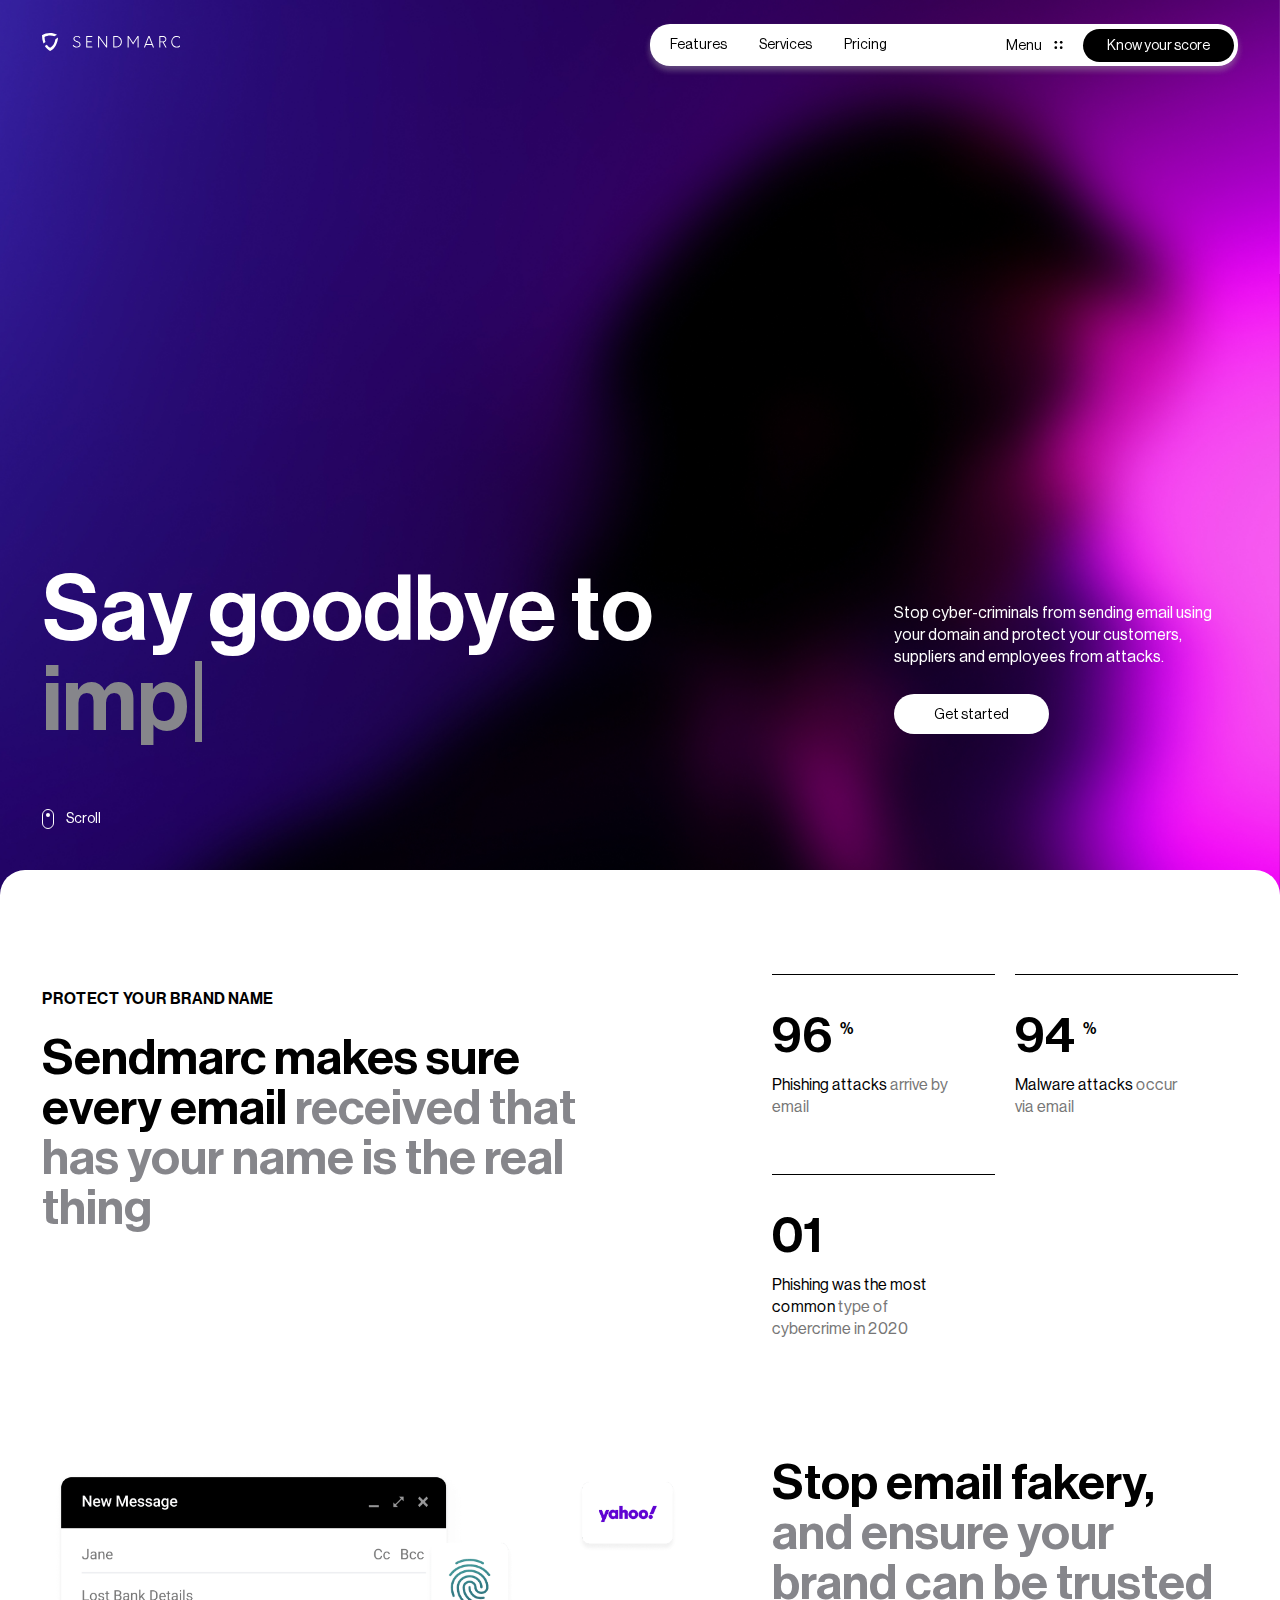
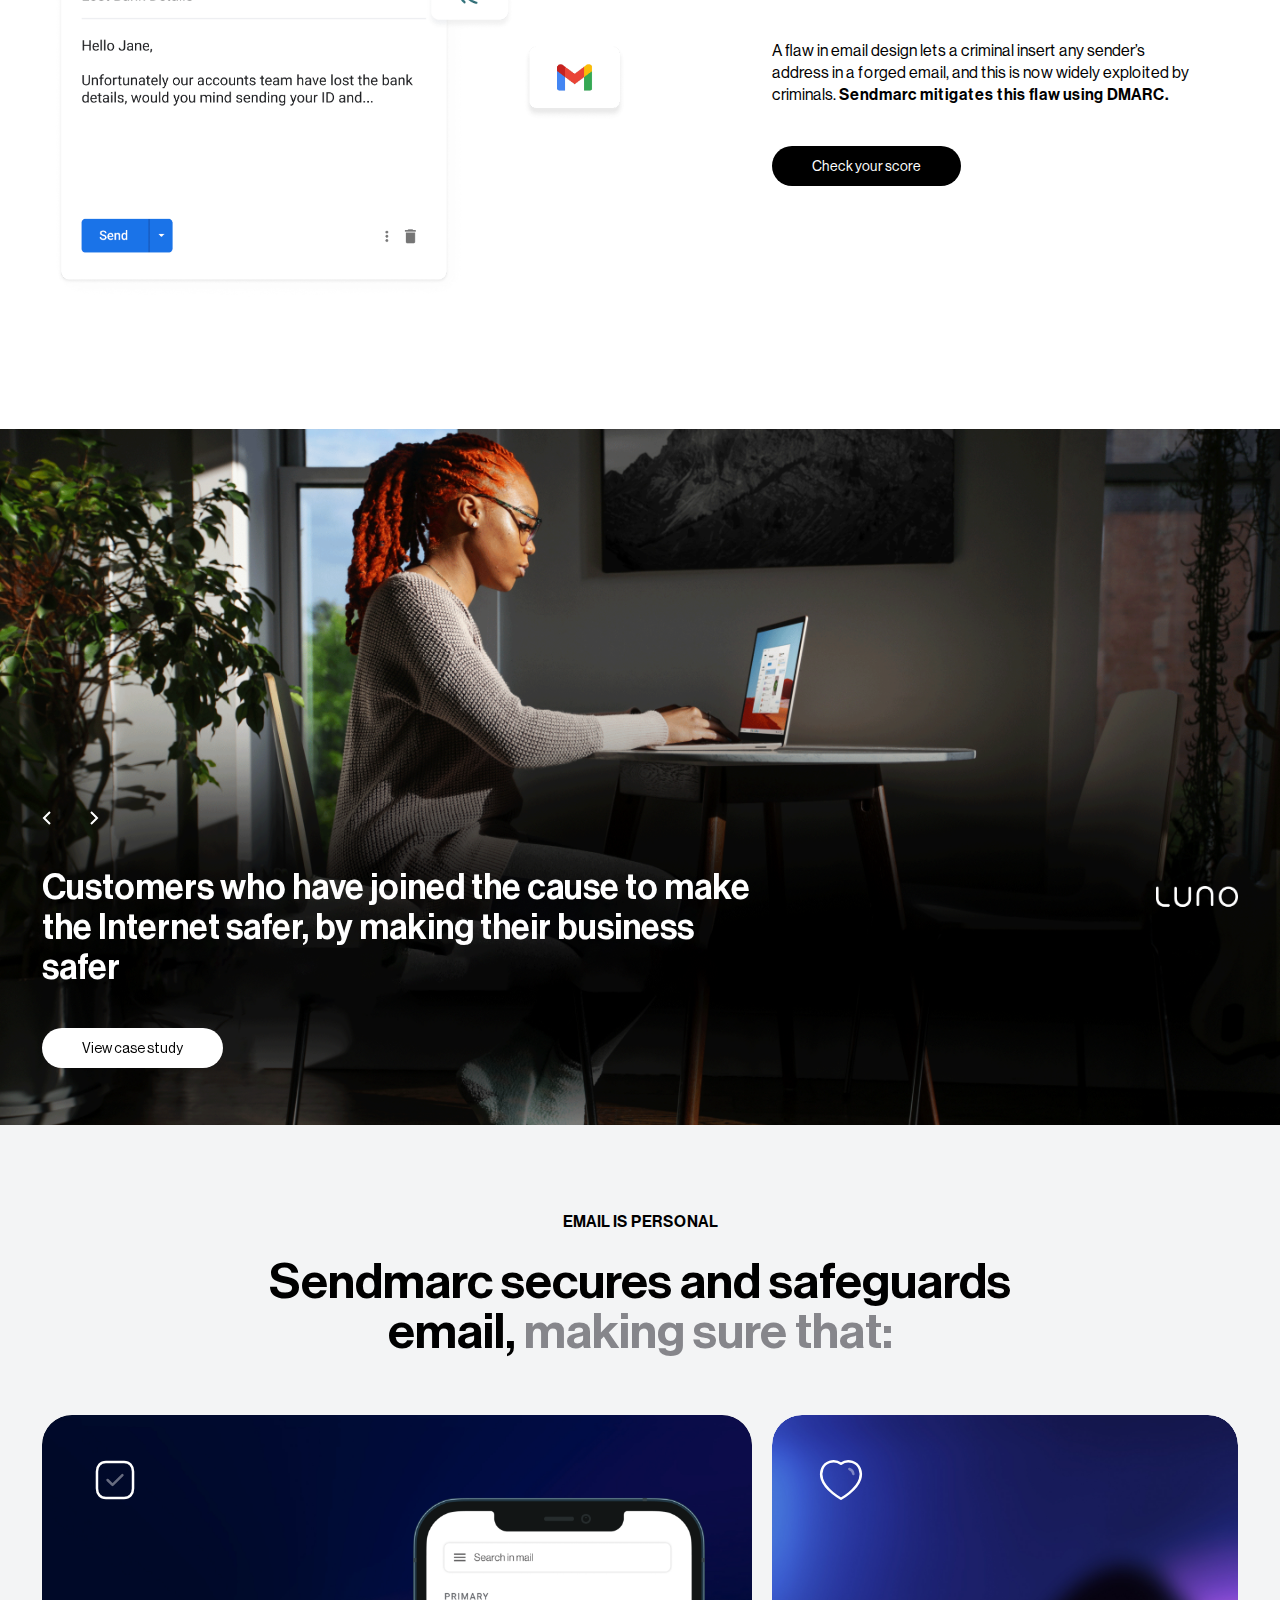
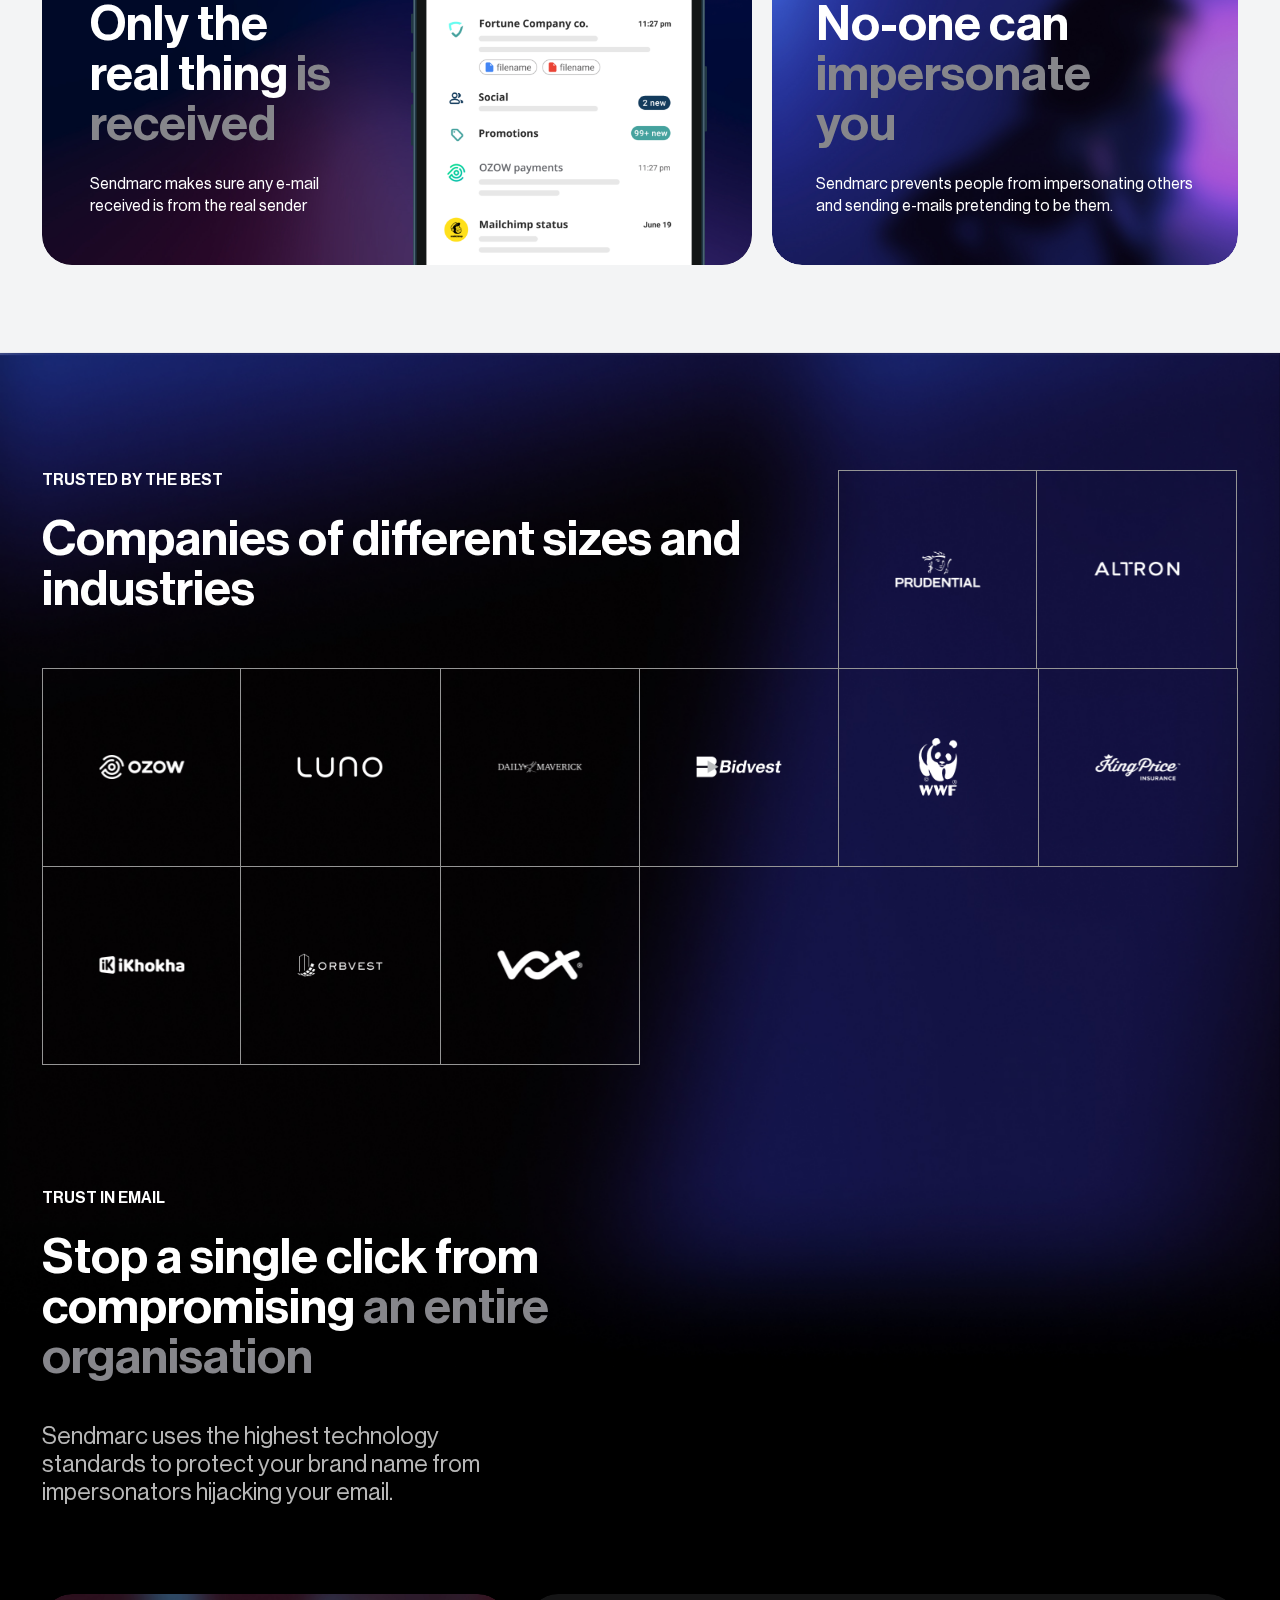
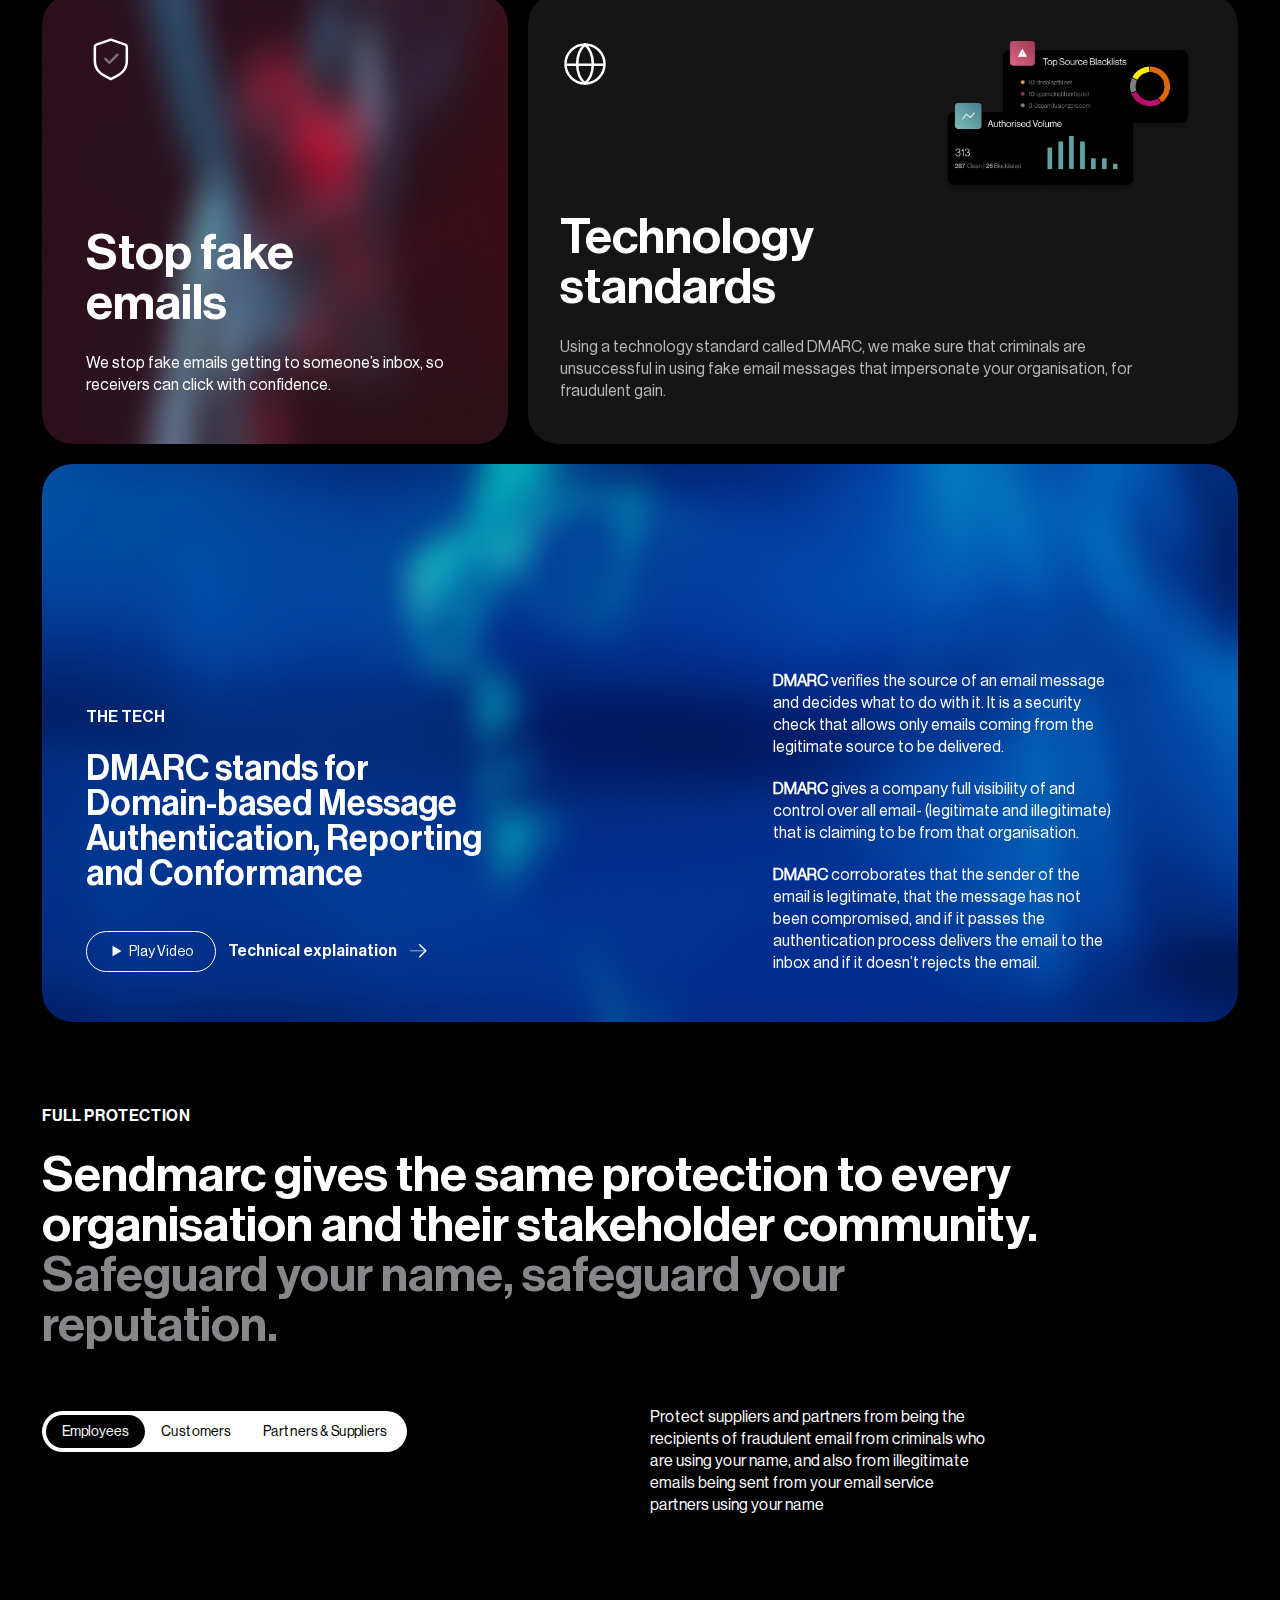
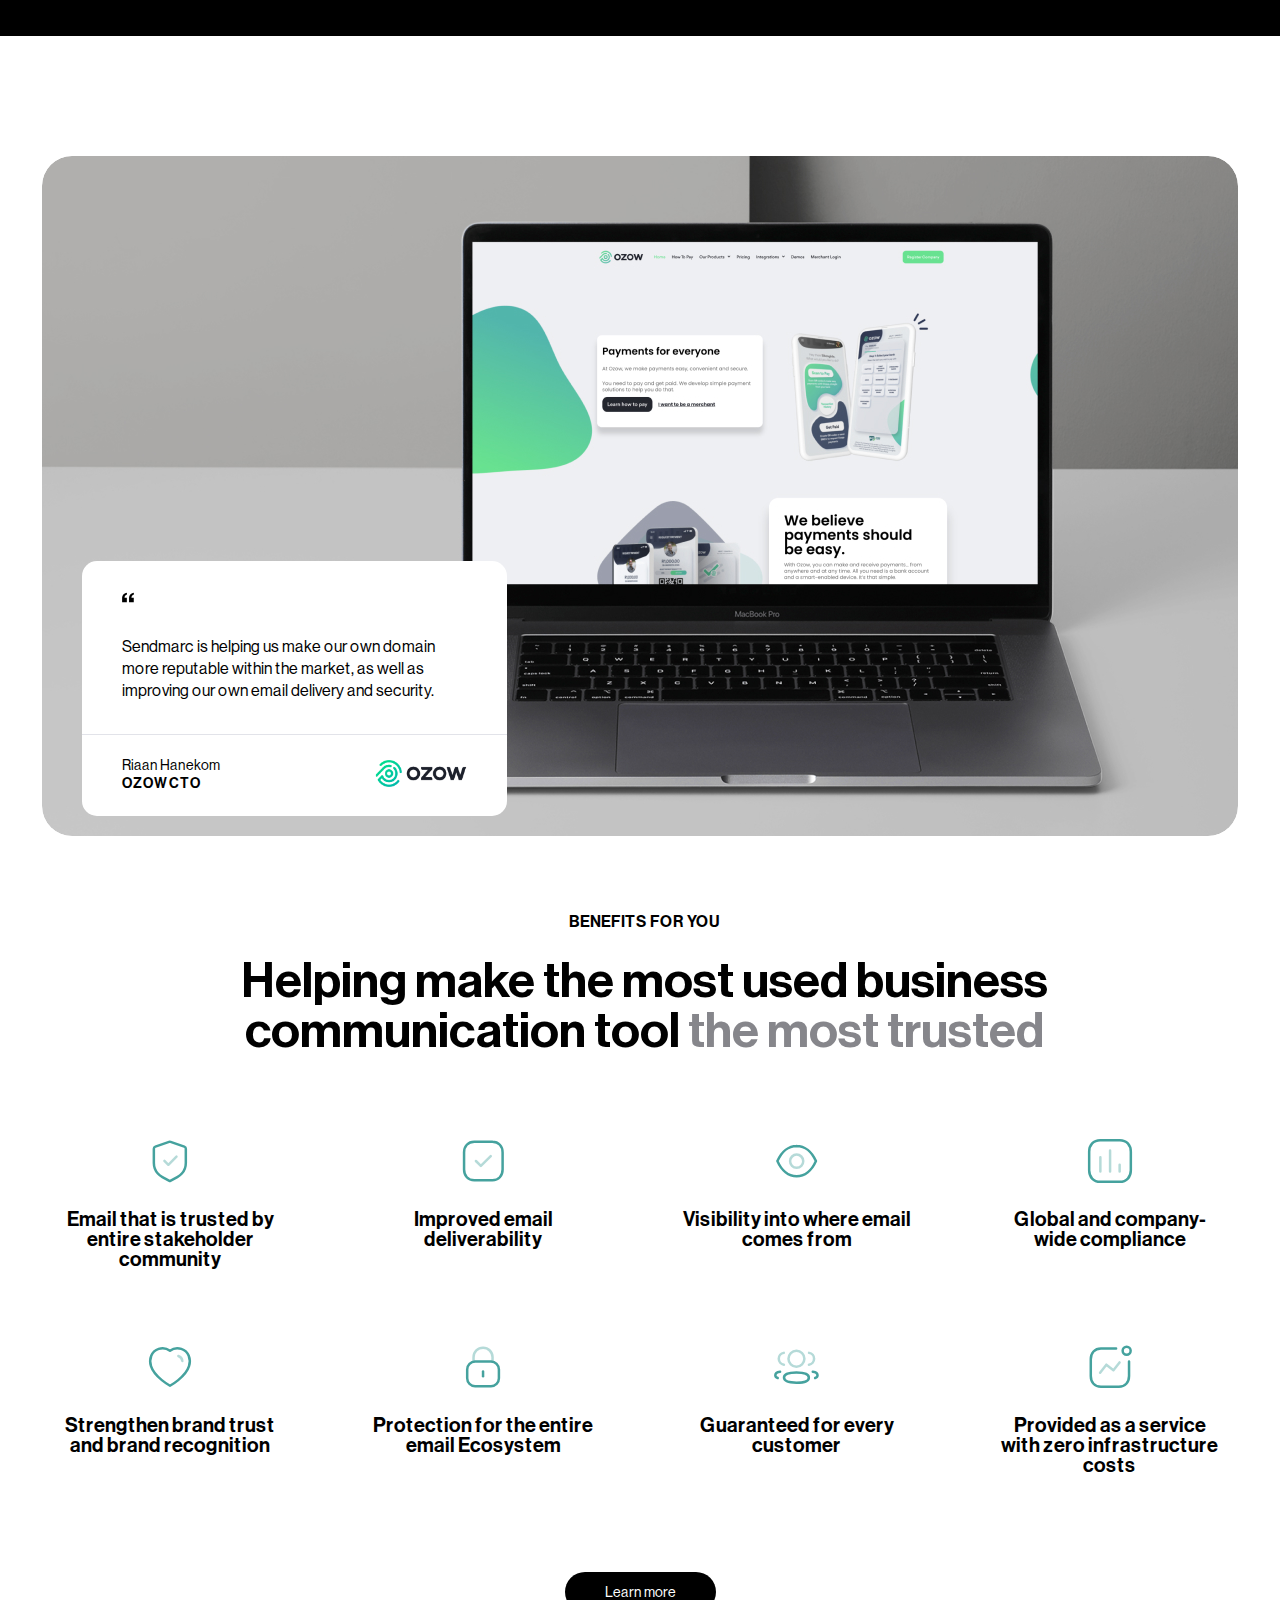
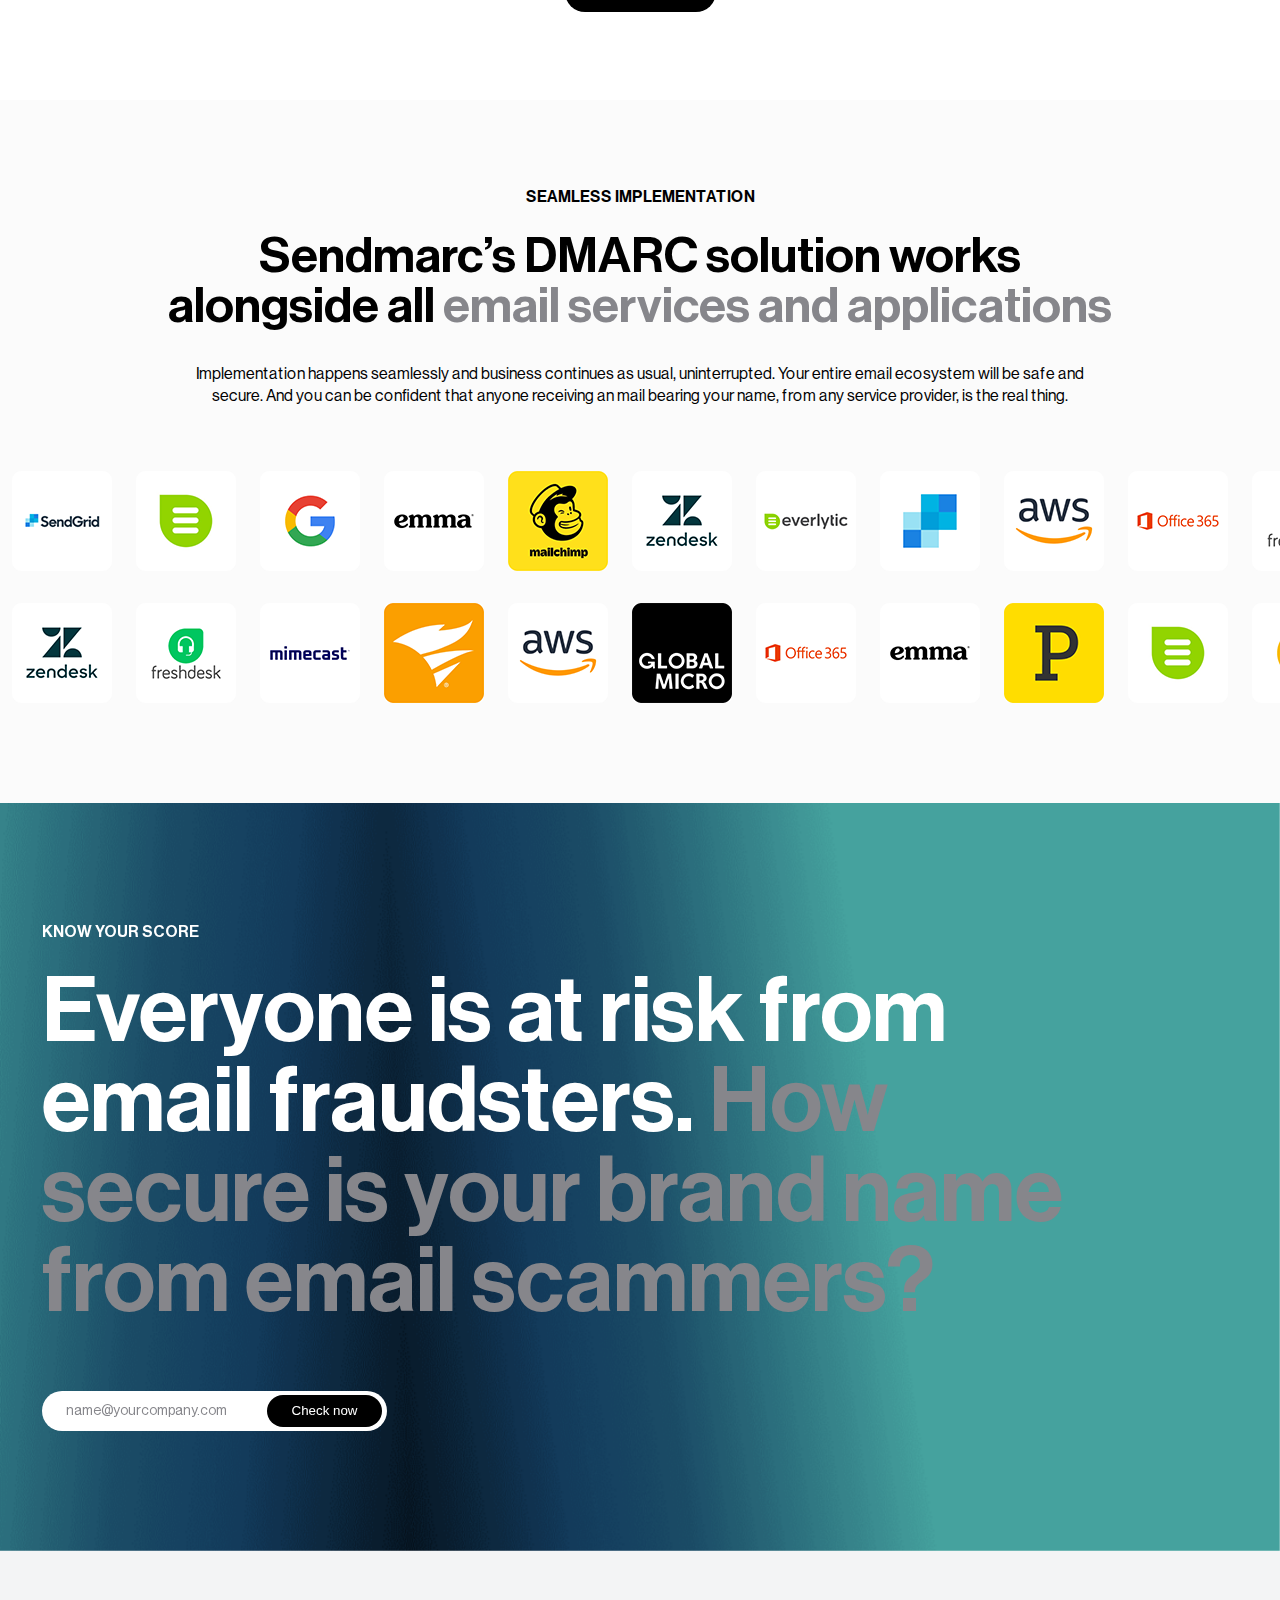
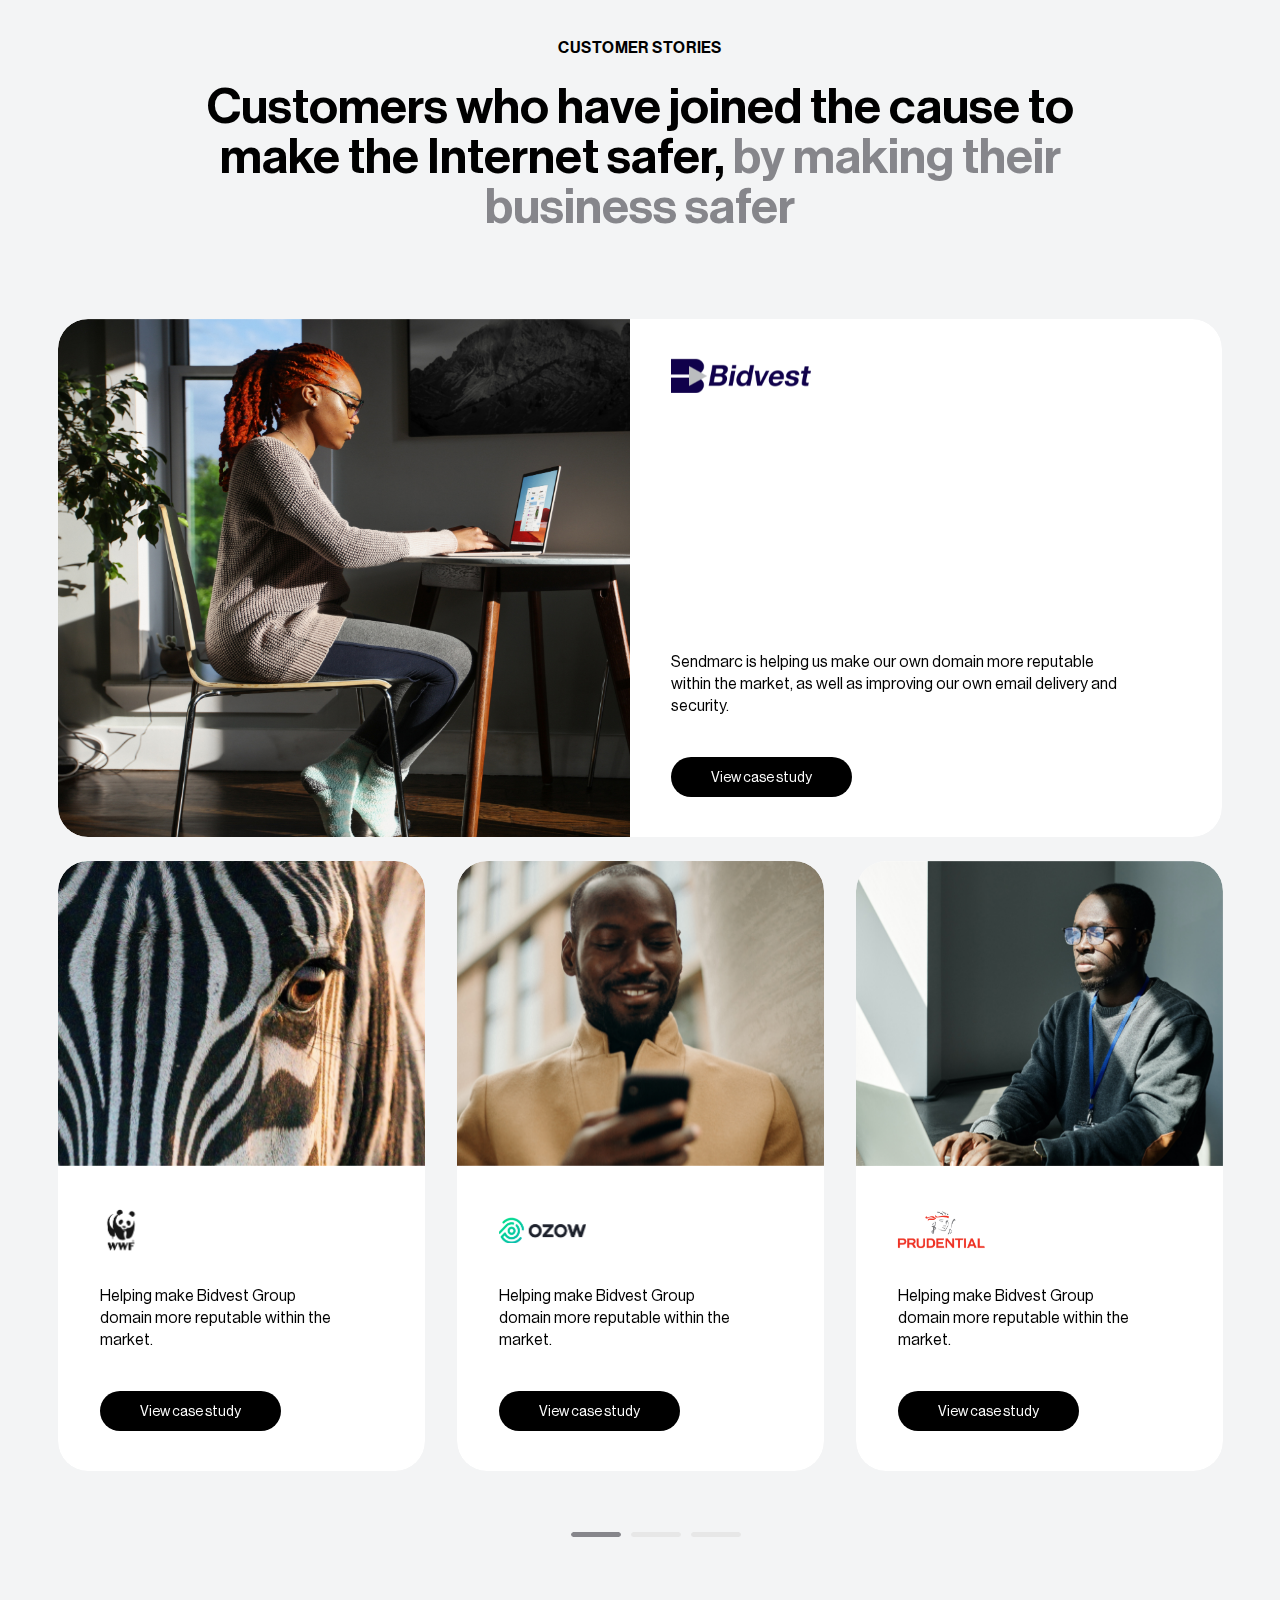
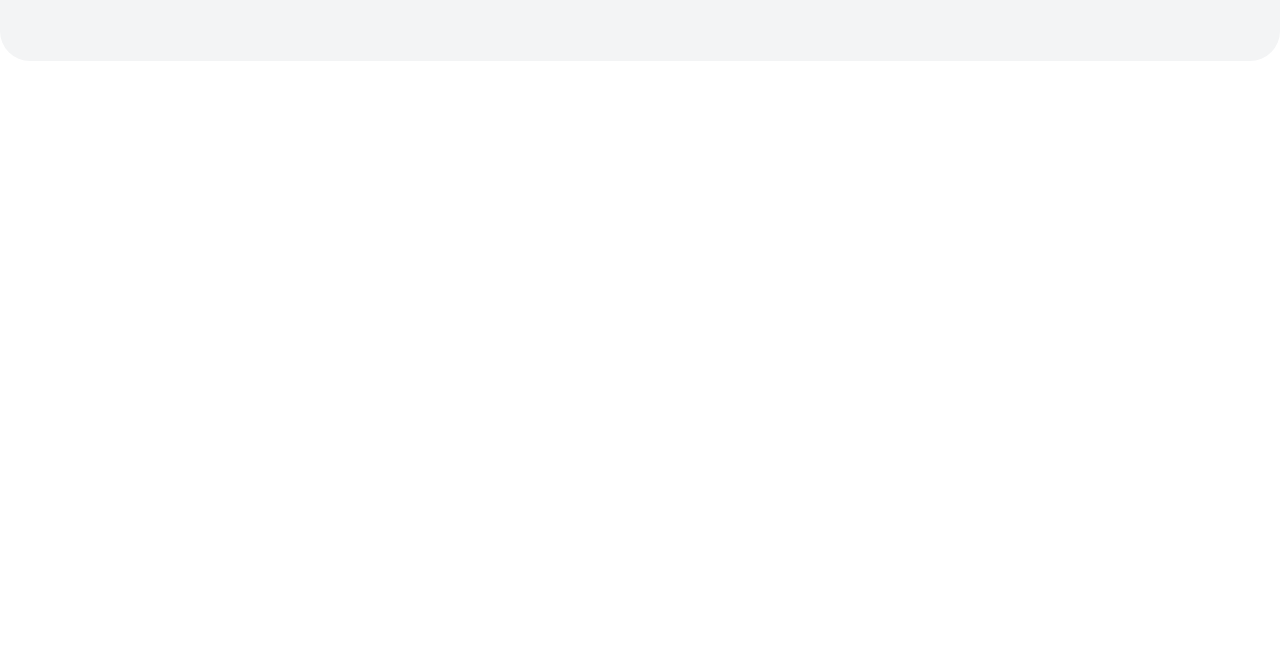
<file: index.html>
<!DOCTYPE html>
<html lang="en">
    <head>
        <meta charset="utf-8">
        <meta name="viewport" content="width=device-width, minimum-scale=1.0, maximum-scale=1.0, initial-scale=1.0, user-scalable=no">
        <meta name="format-detection" content="telephone=no">
        <title>Sendmarc | Home</title>
        <link rel="shortcut icon" type="image/png" href="img/Light.png"/>
        <link type="text/css" rel="stylesheet" href="css/slick-theme.min.css">
        <link type="text/css" rel="stylesheet" href="css/slick.min.css">
        <link type="text/css" rel="stylesheet" href="css/style.css">
    </head>
    <body>
        <main class="main-wrap">
            <!--  Beginning header section   -->
            <header class="main-header-section">
                <div class="common-wrap clear">
                    <div class="header-inner flex-box">
                        <div class="logo-wrap flex-box">
                            <div class="main-logo">
                                <a href="index.html" class="logo">
                                <img src="svgs/main-logo.svg" alt="main-logo" class="desk">
                                    <img src="svgs/favicon.svg" alt="main-logo" class="mobi">
                                </a>
                            </div>
                            <div class="menu-btn mobi" id="phone-nav">
                                <a href="#">Menu</a>
                                <div class="score-btn mobi">
                                    <a href="#" class="btn small black-bg">Know your score</a>
                                </div>
                            </div>
                        </div>
                        <div class="nav-wrap">
                            <div class="nav-inner">
                                <div class="main-nav white-bg flex-box">
                                    <nav class="nav-menu">
                                        <div class="small-fav flex-box flex-horizontal"><a href="index.html"><img src="svgs/favicon.svg" alt="light"></a></div>
                                        <ul>
                                            <li><a href="final-features.html">Features</a></li>
                                            <li><a href="#">Services</a></li>
                                            <li><a href="#">Pricing</a></li>
                                        </ul>
                                    </nav>
                                    <div class="nav-menu-btn desk">
                                        <div class="menu-btn">
                                            <a href="javascript:void(0)">Menu</a>
                                        </div>
                                        <div class="score-btn">
                                            <a href="#" class="btn small black-bg">Know your score</a>
                                        </div>
                                    </div>
                                </div>
                            </div>
                        </div>
                    </div>
                </div>
            </header>
            <!-- //End header section -->

            <!-- Beginning main content section -->
            <section class="main-content-wrap">

                <div class="hero-spacer">
                    
                </div>
                <section class="flex-box hero-wrap">
                    <div class="hero-bg">
                        <picture>
                            <source media="(min-width: 1025px)" srcset="img/hero-bg@2x.jpg" sizes="100vw">
                            <source media="(min-width: 992px)" srcset="img/Home-Bg-Tablet-Landscape@2x.jpg" sizes="100vw">
                            <source media="(min-width: 768px)" srcset="img/Home-Bg-ablet-Portrait@2x.jpg" sizes="100vw">
                            <source media="(max-width: 767px)" srcset="img/Home-Bg-Mobile@2x.jpg" sizes="100vw">
                            <img src="img/hero-bg@2x.jpg" srcset="img/Home-Bg-Mobile@2x.jpg, img/Home-Bg-ablet-Portrait@2x.jpg, img/Home-Bg-Tablet-Landscape@2x.jpg, img/hero-bg@2x.jpg" sizes="100vw" alt="hero-bg">
                        </picture>
                    </div>
                    <div class="common-wrap clear">
                        <div class="hero-inner">
                            <div class="hero-heading-text">
                                <h1>
                                    Say goodbye to
                                    <em class="jumbo-color" id="type-write"></em>
                                </h1>
                                
                                <div class="hidden-text">
                                    <dfn class="text_1">impersonators</dfn>
                                    <dfn class="text_2">imposters</dfn>
                                    <dfn class="text_3">blackmailers</dfn>
                                    <dfn class="text_4">fraudsters</dfn>
                                </div>
                                
                            </div>
                            <div class="hero-paragraph-content">
                                <p>Stop cyber-criminals from sending email using your domain and protect your customers, suppliers and employees from attacks.</p>
                                <div class="hero-paragraph-btn">
                                    <a href="#" class="btn small white-bg">Get started</a>
                                </div>
                            </div>
                        </div>
                        <div class="scroll-to-bottom">
                            <a href="#">
                                <span class="scroll-btn">   
                                    <span class="mouse">
                                        <span>
                                        </span>
                                    </span>
                                </span>
                                <em>Scroll</em></a>
                        </div>
                    </div>
                </section>

                <section class="stats-component-wrap white-bg" id="scroll-form-section">
                    <div class="common-wrap clear">
                        <div class="stats-component-inner">
                            <div class="stats-component-content">
                                <span>Protect your brand name</span>
                                <h2>Sendmarc makes sure every email <em class="jumbo-color">received that has your name is the real thing</em></h2>
                            </div>
                            <div class="stats-component-item-wrap">
                                <div class="stats-component-item">
                                    <h2>96 <sup>%</sup></h2>
                                    <p>Phishing attacks <em>arrive by email</em></p>
                                </div>
                                <div class="stats-component-item">
                                    <h2>94 <sup>%</sup></h2>
                                    <p>Malware attacks <em>occur via email</em></p>
                                </div>
                                <div class="stats-component-item">
                                    <h2>01</h2>
                                    <p>Phishing was the most common <em>type of cybercrime in 2020</em></p>
                                </div>
                            </div>
                            <div class="stats-component-bottom">
                                <div class="stats-component-thumb desk">
                                    <figure>
                                        <img src="img/images-left.png" srcset="img/images-left.png 640w, img/images-left@2x.png 1025w, img/images-left@3x.png 1600w" sources="(min-width:1920px)640w, 1025w, 1600w, 100vw" alt="stats-component-thumb">
                                    </figure>
                                </div>
                                <div class="stats-component-text">
                                    <h2>Stop email fakery, <em class="jumbo-color">and ensure your brand can be trusted</em></h2>
                                    <p>A flaw in email design lets a criminal insert any sender’s address in a forged email, and this is now widely exploited by criminals. <a href="#">Sendmarc mitigates this flaw using DMARC.</a></p>
                                    <div class="stats-component-text-btn">
                                        <a href="#" class="btn medium">Check your score</a>
                                    </div>
                                </div>
                            </div>
                        </div>
                    </div>
                </section>
                
                <section class="case-study-slider-wrap">
                    <div class="case-large-slider-wrapper">
                        <div class="large-slider-item">
                            <div class="mask aspect-ratio">
                                <div class="aspect-container">
                                    <div class="case-study-slider-bg">
                                        <figure>
                                            <img src="img/case-study-slider-bg.png" srcset="img/case-study-slider-bg.png 640w, img/case-study-slider-bg.png 1025w, img/case-study-slider-bg.png 1600w" sources="(min-width:1920px)640w, 1025w, 1600w, 100vw" alt="case-study-slider-bg">
                                        </figure>
                                    </div>
                                    
                                    <div class="case-study-slider-inner">
                                       
                                        <div class="common-wrap clear">
                                            <div class="carousel-nav carousel-prev"></div>
                                            <div class="carousel-nav carousel-next"></div>
                                            <div class="case-study-slider-item-wrap">
                                                <div class="case-study-slider-item">
                                                    <div class="case-study-slider-content">
                                                        <h3>Customers who have joined the cause to make the Internet safer, by making their business safer</h3>
                                                        <div class="case-study-slider-content-btn">
                                                            <a href="#" class="btn small white-bg">View case study</a>
                                                        </div>
                                                    </div>
                                                    <div class="case-study-slider-logo">
                                                        <a href="#"><img src="img/logo-blocks-4@2x.png" alt="slider-logo"></a>
                                                    </div>
                                                </div>
                                            </div>
                                        </div>
                                    </div>
                                </div>
                            </div>
                        </div>
                        <div class="large-slider-item">
                            <div class="mask aspect-ratio">
                                <div class="aspect-container">
                                    <div class="case-study-slider-bg">
                                        <figure>
                                            <img src="img/case-study-slider-bg.png" srcset="img/case-study-slider-bg.png 640w, img/case-study-slider-bg.png 1025w, img/case-study-slider-bg.png 1600w" sources="(min-width:1920px)640w, 1025w, 1600w, 100vw" alt="case-study-slider-bg">
                                        </figure>
                                    </div>
                                    
                                    <div class="case-study-slider-inner">

                                        <div class="common-wrap clear">
                                            <div class="carousel-nav carousel-prev"></div>
                                            <div class="carousel-nav carousel-next"></div>
                                            <div class="case-study-slider-item-wrap">
                                                <div class="case-study-slider-item">
                                                    <div class="case-study-slider-content">
                                                        <h3>Customersb who have joined the cause to make the Internet safer, by making their business safer</h3>
                                                        <div class="case-study-slider-content-btn">
                                                            <a href="#" class="btn small white-bg">View case study</a>
                                                        </div>
                                                    </div>
                                                    <div class="case-study-slider-logo">
                                                        <a href="#"><img src="img/logo-blocks-4@2x.png" alt="slider-logo"></a>
                                                    </div>
                                                </div>
                                            </div>
                                        </div>
                                    </div>
                                </div>
                            </div>
                        </div>
                    </div>
                </section>

                <section class="safeguards-wrap">
                    <div class="common-wrap clear">
                        <div class="safeguards-innar flex-box">
                            <div class="safeguards-content">
                                <h6>Email is personal</h6>
                                <h2>Sendmarc secures and safeguards email, <em>making sure that:</em></h2>
                            </div>
                            <div class="card-component-groups flex-box">
                                <div class="header-image-card">
                                    <div class="header-image-card-bg">
                                        <figure>
                                            <img src="img/header-image-card-bg-1@2x.jpg" srcset="img/header-image-card-bg-1.jpg 640w, img/header-image-card-bg-1@2x.jpg 1025w, img/header-image-card-bg-1@3x.jpg 1600w" sources="(min-width:1920px)640w, 1025w, 1600w, 100vw" alt="header-image-card-bg">
                                        </figure>
                                    </div>
                                    <div class="header-image-card-innar flex-box">
                                        <div class="header-image-card-content flex-box">
                                            <div class="header-image-card-content-icon">
                                                <figure>
                                                    <img src="svgs/right-icon.svg" alt="right-icon">
                                                </figure>
                                            </div>
                                            <div class="header-image-card-text">
                                                <h2>Only the real thing <em>is received</em></h2>
                                                <p>Sendmarc makes sure any e-mail received is from the real sender</p>
                                            </div>
                                        </div>
                                        <div class="header-image-card-thumb flex-box">
                                            <figure>
                                                <img src="img/header-image-card-thumb-1@2x.png" srcset="img/header-image-card-thumb-1.png 640w, img/header-image-card-thumb-1@2x.png 1025w, img/header-image-card-thumb-1@3x.png 1600w" sources="(min-width:1920px)640w, 1025w, 1600w, 100vw" alt="header-image-card-thumb">
                                            </figure>
                                        </div>
                                    </div>
                                </div>
                                <div class="forty-card ml-20">
                                    <div class="forty-card-bg">
                                        <figure>
                                            <img src="img/forty-card-bg-1@2x.jpg" srcset="img/forty-card-bg-1.jpg 640w, img/forty-card-bg-1@2x.jpg 1025w, img/forty-card-bg-1@3x.jpg 1600w" sources="(min-width:1920px)640w, 1025w, 1600w, 100vw" alt="header-image-card-bg">
                                        </figure>
                                    </div>
                                    <div class="forty-card-innar flex-box">
                                        <div class="forty-card-icon">
                                            <figure>
                                                <img src="svgs/love-icon.svg" alt="love-icon">
                                            </figure>
                                        </div>
                                        <div class="forty-card-content">
                                            <h2>No-one can <em>impersonate you</em></h2>
                                            <p>Sendmarc prevents people from impersonating others and sending e-mails pretending to be them.</p>
                                        </div>
                                    </div>
                                </div>
                            </div>
                        </div>
                    </div>
                </section>
                
                <section class="logo-blocks-component-wrap black-bg">
                    <div class="logo-blocks-component-wrap-bg">
                       <picture>
                            <source media="(min-width: 768px)" srcset="img/logo-blocks-component-bg.jpg" sizes="100vw">
                            <source media="(max-width: 767px)" srcset="img/Bg-Mobile@2x.jpg" sizes="100vw">
                            <img src="img/logo-blocks-component-bg.jpg" srcset="img/Bg-Mobile@2x.jpg, img/logo-blocks-component-bg.jpg" sizes="100vw" alt="hero-bg">
                        </picture>
                    </div>
                    <div class="common-wrap clear">
                        <div class="logo-blocks-component-innar flex-box">
                            <div class="logo-blocks-component flex-box">
                                <div class="logo-blocks-content">
                                    <h6>Trusted by the best</h6>
                                    <h2>Companies of different sizes and industries </h2>
                                </div>
                                <div class="logo-blocks-single-element flex-box">
                                    <figure>
                                        <img src="img/Prudential Logo@2x.png" srcset="img/Prudential Logo.png 640w, img/Prudential Logo@2x.png 1025w, img/Prudential Logo@3x.png 1600w" sources="(min-width:1920px)640w, 1025w, 1600w, 100vw" alt="logo-blocks">
                                    </figure>
                                </div>
                                <div class="logo-blocks-single-element flex-box">
                                    <figure>
                                        <img src="img/Altron Logo@2x.png" srcset="img/Altron Logo.png 640w, img/Altron Logo@2x.png 1025w, img/Altron Logo@3x.png 1600w" sources="(min-width:1920px)640w, 1025w, 1600w, 100vw" alt="logo-blocks">
                                    </figure>
                                </div>
                                <div class="logo-blocks-single-element flex-box">
                                    <figure>
                                        <img src="img/Ozow Logo@2x.png" srcset="img/Ozow Logo.png 640w, img/Ozow Logo@2x.png 1025w, img/Ozow Logo@3x.png 1600w" sources="(min-width:1920px)640w, 1025w, 1600w, 100vw" alt="logo-blocks">
                                    </figure>
                                </div>
                                <div class="logo-blocks-single-element flex-box">
                                    <figure>
                                        <img src="img/Luno Logo@2x.png" srcset="img/Luno Logo.png 640w, img/Luno Logo@2x.png 1025w, img/Luno Logo@3x.png 1600w" sources="(min-width:1920px)640w, 1025w, 1600w, 100vw" alt="logo-blocks">
                                    </figure>
                                </div>
                                <div class="logo-blocks-single-element flex-box">
                                    <figure>
                                        <img src="img/Daily Maverick Logo@2x.png" srcset="img/Daily Maverick Logo.png 640w, img/Daily Maverick Logo@2x.png 1025w, img/Daily Maverick Logo@3x.png 1600w" sources="(min-width:1920px)640w, 1025w, 1600w, 100vw" alt="logo-blocks">
                                    </figure>
                                </div>
                                <div class="logo-blocks-single-element flex-box">
                                    <figure>
                                        <img src="img/Bidvest Logo@2x.png" srcset="img/Bidvest Logo.png 640w, img/Bidvest Logo@2x.png 1025w, img/Bidvest Logo@3x.png 1600w" sources="(min-width:1920px)640w, 1025w, 1600w, 100vw" alt="logo-blocks">
                                    </figure>
                                </div>
                                <div class="logo-blocks-single-element flex-box">
                                    <figure>
                                        <img src="img/WWF Logo.png" srcset="img/WWF Logo.png 640w, img/WWF Logo.png 1025w, img/WWF Logo.png 1600w" sources="(min-width:1920px)640w, 1025w, 1600w, 100vw" alt="logo-blocks">
                                    </figure>
                                </div>
                                <div class="logo-blocks-single-element flex-box">
                                    <figure>
                                        <img src="img/King Price Logo@2x.png" srcset="img/King Price Logo.png 640w, img/King Price Logo@2x.png 1025w, img/King Price Logo@3x.png 1600w" sources="(min-width:1920px)640w, 1025w, 1600w, 100vw" alt="logo-blocks">
                                    </figure>
                                </div>
                                <div class="logo-blocks-single-element flex-box">
                                    <figure>
                                        <img src="img/iKhokha logo black Bg@2x.png" srcset="img/iKhokha logo black Bg.png 640w, img/iKhokha logo black Bg@2x.png 1025w, img/iKhokha logo black Bg@3x.png 1600w" sources="(min-width:1920px)640w, 1025w, 1600w, 100vw" alt="logo-blocks">
                                    </figure>
                                </div>
                                <div class="logo-blocks-single-element flex-box">
                                    <figure>
                                        <img src="img/Orbvest Logo@2x.png" srcset="img/Orbvest Logo.png 640w, img/Orbvest Logo@2x.png 1025w, img/Orbvest Logo@3x.png 1600w" sources="(min-width:1920px)640w, 1025w, 1600w, 100vw" alt="logo-blocks">
                                    </figure>
                                </div>
                                <div class="logo-blocks-single-element flex-box">
                                    <figure>
                                        <img src="img/Vox Logo@2x.png" srcset="img/Vox Logo.png 640w, img/Vox Logo@2x.png 1025w, img/Vox Logo@3x.png 1600w" sources="(min-width:1920px)640w, 1025w, 1600w, 100vw" alt="logo-blocks">
                                    </figure>
                                </div>
                            </div>
                        </div>
                    </div>
                </section>

                <section class="sendmarc-pride-wrap">
                    <div class="common-wrap clear">
                        <div class="sendmarc-pride-innar flex-box">
                            <div class="sendmarc-pride-content">
                                <h6>trust in email</h6>
                                <h2>Stop a single click from compromising <em>an entire organisation</em></h2>
                                <p>Sendmarc uses the highest technology standards to protect your brand name from impersonators hijacking your email.</p>
                            </div>
                            <div class="card-component-groups flex-box">
                                <div class="forty-card">
                                    <div class="forty-card-bg">
                                        <figure>
                                            <img src="img/forty-card-bg-2@2x.jpg" srcset="img/forty-card-bg-2.jpg 640w, img/forty-card-bg-2@2x.jpg 1025w, img/forty-card-bg-2@3x.jpg 1600w" sources="(min-width:1920px)640w, 1025w, 1600w, 100vw" alt="header-image-card-bg">
                                        </figure>
                                    </div>
                                    <div class="forty-card-innar flex-box">
                                        <div class="forty-card-icon">
                                            <figure>
                                                <img src="svgs/shield-done-icon.svg" alt="shield-done-icon">
                                            </figure>
                                        </div>
                                        <div class="forty-card-content">
                                            <h2>Stop fake emails</h2>
                                            <p>We stop fake emails getting to someone’s inbox, so receivers can click with confidence.</p>
                                        </div>
                                    </div>
                                </div>
                                <div class="header-image-card header-image-card-secondary ml-20">
                                    <div class="header-image-card-innar flex-box">
                                        <div class="header-image-card-content flex-box">
                                            <div class="header-image-card-content-icon">
                                                <figure>
                                                    <img src="svgs/internet.svg" alt="internet-icon">
                                                </figure>
                                            </div>
                                            <div class="header-image-card-text">
                                                <h2>Technology standards</h2>
                                                <p>Using a technology standard called DMARC, we make sure that criminals are unsuccessful in using fake email messages that impersonate your organisation, for fraudulent gain.</p>
                                            </div>
                                        </div>
                                        <div class="header-image-card-thumb flex-box">
                                            <figure>
                                                <img src="img/header-image-card-thumb-2@2x.png" srcset="img/header-image-card-thumb-2.png 640w, img/header-image-card-thumb-2@2x.png 1025w, img/header-image-card-thumb-2@3x.png 1600w" sources="(min-width:1920px)640w, 1025w, 1600w, 100vw" alt="header-image-card-thumb">
                                            </figure>
                                        </div>
                                    </div>
                                </div>
                                <div class="full-card flex-box mt-20">
                                    <div class="full-card-bg">
                                        <figure>
                                            <img src="img/full-card-bg-1@2x.jpg" srcset="img/full-card-bg-1.jpg 640w, img/full-card-bg-1@2x.jpg 1025w, img/full-card-bg-1@2x.jpg 1600w" sources="(min-width:1920px)640w, 1025w, 1600w, 100vw" alt="full-card-bg">
                                        </figure>
                                    </div>
                                    <div class="full-card-innar flex-box">
                                        <div class="full-card-title-wrap">
                                            <h6>The Tech</h6>
                                            <h3>DMARC stands for
                                                Domain-based Message Authentication, Reporting and Conformance</h3>
                                            <div class="full-card-btn-wrap flex-box">
                                                <a href="#" class="btn play-btn">Play Video</a>
                                                <a href="#" class="white-arrow-btn dmarc desk">Technical explaination</a>
                                            </div>
                                        </div>
                                        <div class="full-card-content-wrap">
                                            <p><strong>DMARC</strong> verifies the source of an email message and decides what to do with it.  It is a security check that allows only emails coming from the legitimate source to be delivered.</p>
                                            <p><strong>DMARC</strong>  gives a company full visibility of and control over all email-  (legitimate and illegitimate) that is claiming to be from that organisation.</p>
                                            <p><strong>DMARC</strong> corroborates that the sender of the email is legitimate, that the message has not been compromised, and if it passes the authentication process delivers the email to the inbox and if it doesn’t rejects the email.</p>
                                            <div class="dmarc-mobile-btn">
                                                <a href="#" class="white-arrow-btn dmarc mobi">Technical explaination</a>
                                            </div>
                                        </div>
                                    </div>
                                </div>
                            </div>
                        </div>
                    </div>
                </section>
                
                <section class="sendmarc-offer-wrap">
                    <div class="common-wrap clear">
                        <div class="sendmarc-offer-innar">
                            <h6>FULL PROTECTION</h6>
                            <h2>Sendmarc gives the same protection to every organisation and their stakeholder community. <em>Safeguard your name, safeguard your reputation. </em></h2>
                            <div class="sendmarc-offer-btn-wrap flex-box">
                                <div class="toggle-btn flex-box">
                                    <ul>
                                        <li><a href="#tab-1" class="link grid active">Employees</a></li>
                                        <li><a href="#tab-2" class="link list">Customers</a></li>
                                        <li ><a href="#tab-3" class="link unknown ">Partners & Suppliers</a></li>
                                        <div class="bubble grid-active"></div>
                                    </ul>
                                </div>
                                <div class="tab-wrap">
                                    <div class="sendmarc-offer-btn-content" id="tab-1">
                                        <p>Protect suppliers and partners from being the recipients of fraudulent email from criminals who are using your name, and also from illegitimate emails being sent from your email service partners using your name</p>
                                    </div>
                                    <div class="sendmarc-offer-btn-content" id="tab-2">
                                        <p>Protect suppliers and partners from being the recipients of fraudulent email from criminals who are using your name, and also from illegitimate emails being sent from your email service partners using your name</p>
                                    </div>
                                    <div class="sendmarc-offer-btn-content" id="tab-3">
                                        <p>Protect suppliers and partners from being the recipients of fraudulent email from criminals who are using your name, and also from illegitimate emails being sent from your email service partners using your name</p>
                                    </div>
                                </div>
                            </div>
                        </div>
                    </div>
                </section>

                <section class="testimonial-wrap">
                    <div class="common-wrap clear">
                        <div class="testimonial-inner flex-box">
                            <div class="testimonial-bg desk">
                                <figure>
                                    <img src='img/testimonial-thumb@2x.jpg' srcset='img/testimonial-thumb.jpg,
                                img/testimonial-thumb@2x.jpg,
                                img/testimonial-thumb@3x.jpg' sources='(min-width:1920px)640w, 1025w, 1600w, 100vw'
                                        alt="thumb" />
                                </figure>
                            </div>
                            <div class="testimonial-card-wrap">
                                <div class="testimonial-card-content">
                                    <figure>
                                        <img src="svgs/Quote-Mark.svg" alt="">
                                    </figure>
                                    <p>Sendmarc is helping us make our own domain more reputable within
                                        the market, as well as improving our own email delivery and security.</p>
                                </div>
                                <div class="testimonial-card-text-wrap flex-box">
                                    <div class="testimonial-card-text">
                                        <em>Riaan Hanekom</em>
                                        <h6>OZOW CTO </h6>
                                    </div>
                                    <div class="testimonial-card-thumb">
                                        <figure>
                                            <img src='img/Ozow-Logo@2x.png' srcset='img/Ozow-Logo.png, img/Ozow-Logo@2x.png, img/Ozow-Logo@3x.png' sources='(min-width:1920px)640w, 1025w, 1600w, 100vw' alt="Ozow-Logo" />
                                        </figure>
                                    </div>
                                </div>
                            </div>
                        </div>
                    </div>
                </section>

                <section class="icon-card-wrap">
                    <div class="common-wrap clear">
                        <div class="icon-card-inner">
                            <div class="icon-card-heading clear">
                                <h6>BENEFITS FOR YOU</h6>
                                <h2>Helping make the most used business communication tool <em class="jumbo-color">the most
                                        trusted</em>
                                </h2>
                            </div>
                            <div class="icon-card-component flex-box">
                                <div class="icon-card">
                                    <div class="flex-box icon-inner">
                                        <div class="icon-card-thumb">
                                            <figure>
                                                <img src="svgs/benefit-1.svg" alt="">
                                            </figure>
                                        </div>
                                        <div class="icon-card-content">
                                            <p>Email that is trusted by <br> entire stakeholder <br> community</p>
                                        </div>
                                    </div>
                                </div>
                                <div class="icon-card">
                                    <div class="flex-box icon-inner">
                                    <div class="icon-card-thumb">
                                        <figure>
                                            <img src="svgs/benefit-2.svg" alt="">
                                        </figure>
                                    </div>
                                    <div class="icon-card-content">
                                        <p>Improved email <br>
                                            deliverability</p>
                                    </div>
                                </div>
                                </div>
                                <div class="icon-card">
                                    <div class="flex-box icon-inner">
                                        <div class="icon-card-thumb">
                                            <figure>
                                                <img src="svgs/benefit-3.svg" alt="">
                                            </figure>
                                        </div>
                                        <div class="icon-card-content">
                                            <p>Visibility into where email <br> comes from</p>
                                        </div>
                                    </div>
                                </div>
                                <div class="icon-card">
                                    <div class="flex-box icon-inner">
                                        <div class="icon-card-thumb">
                                            <figure>
                                                <img src="svgs/benefit-4.svg" alt="">
                                            </figure>
                                        </div>
                                        <div class="icon-card-content">
                                            <p>Global and company-wide compliance </p>
                                        </div>
                                    </div>
                                </div>
                                <div class="icon-card">
                                    <div class="flex-box icon-inner">
                                        <div class="icon-card-thumb">
                                            <figure>
                                                <img src="svgs/benefit-5.svg" alt="">
                                            </figure>
                                        </div>
                                        <div class="icon-card-content">
                                            <p>Strengthen brand trust <br> and brand recognition</p>
                                        </div>
                                    </div>
                                </div>
                                <div class="icon-card">
                                    <div class="flex-box icon-inner">
                                    <div class="icon-card-thumb">
                                        <figure>
                                            <img src="svgs/benefit-6.svg" alt="">
                                        </figure>
                                    </div>
                                    <div class="icon-card-content">
                                        <p>Protection for the entire email Ecosystem </p>
                                    </div>
                                </div>
                                </div>
                                <div class="icon-card">
                                    <div class="flex-box icon-inner">
                                    <div class="icon-card-thumb">
                                        <figure>
                                            <img src="svgs/benefit-7.svg" alt="">
                                        </figure>
                                    </div>
                                    <div class="icon-card-content">
                                        <p>Guaranteed for every
                                            customer</p>
                                    </div>
                                </div>
                                </div>
                                <div class="icon-card">
                                    <div class="flex-box icon-inner">
                                    <div class="icon-card-thumb">
                                        <figure>
                                            <img src="svgs/benefit-8.svg" alt="">
                                        </figure>
                                    </div>
                                    <div class="icon-card-content">
                                        <p>Provided as a service with zero infrastructure costs</p>
                                    </div>
                                </div>
                                </div>
                            </div>
                            <div class="icon-card-btn flex-box">
                                <a href="#" class="btn small">Learn more</a>
                            </div>
                        </div>
                    </div>
                </section>

                <section class="logo-cards-component-wrap">
                    <div class="common-wrap clear">
                        <div class="logo-cards-component-inner">
                            <div class="logo-cards-component-heading clear">
                                <h6>SEAMLESS IMPLEMENTATION</h6>
                                <h2>Sendmarc’s DMARC solution works alongside all <em class="jumbo-color">email services and
                                        applications </em></h2>
                                <p>Implementation happens seamlessly and business continues as usual, uninterrupted. Your
                                    entire email ecosystem will be safe and secure.
                                    And you can be confident that anyone receiving an mail bearing your name, from any
                                    service provider, is the real thing.</p>
                            </div>
                            <div class="logo-cards-component">
                                <div class="logo-cards-row logo-cards-row-first">
                                    <div class="logo-thumb">
                                        <figure>
                                            <img src="img/logo-1.png" alt="">
                                        </figure>
                                    </div>
                                    <div class="logo-thumb">
                                        <figure>
                                            <img src="img/logo-2.png" alt="">
                                        </figure>
                                    </div>
                                    <div class="logo-thumb">
                                        <figure>
                                            <img src="img/logo-3.png" alt="">
                                        </figure>
                                    </div>
                                    <div class="logo-thumb">
                                        <figure>
                                            <img src="img/logo-4.png" alt="">
                                        </figure>
                                    </div>
                                    <div class="logo-thumb">
                                        <figure>
                                            <img src="img/logo-5.png" alt="">
                                        </figure>
                                    </div>
                                    <div class="logo-thumb">
                                        <figure>
                                            <img src="img/logo-6.png" alt="">
                                        </figure>
                                    </div>
                                    <div class="logo-thumb">
                                        <figure>
                                            <img src="img/logo-7.png" alt="">
                                        </figure>
                                    </div>
                                    <div class="logo-thumb">
                                        <figure>
                                            <img src="img/logo-8.png" alt="">
                                        </figure>
                                    </div>
                                    <div class="logo-thumb">
                                        <figure>
                                            <img src="img/logo-9.png" alt="">
                                        </figure>
                                    </div>
                                    <div class="logo-thumb">
                                        <figure>
                                            <img src="img/logo-10.png" alt="">
                                        </figure>
                                    </div>
                                    <div class="logo-thumb">
                                        <figure>
                                            <img src="img/logo-11.png" alt="">
                                        </figure>
                                    </div>
                                     <div class="logo-thumb">
                                        <figure>
                                            <img src="img/logo-14.png" alt="">
                                        </figure>
                                    </div>
                                    <div class="logo-thumb">
                                        <figure>
                                            <img src="img/logo-10.png" alt="">
                                        </figure>
                                    </div>
                                    <div class="logo-thumb">
                                        <figure>
                                            <img src="img/logo-4.png" alt="">
                                        </figure>
                                    </div>
                                    <div class="logo-thumb">
                                        <figure>
                                            <img src="img/logo-15.png" alt="">
                                        </figure>
                                    </div>
                                    <div class="logo-thumb">
                                        <figure>
                                            <img src="img/logo-2.png" alt="">
                                        </figure>
                                    </div>
                                    <div class="logo-thumb">
                                        <figure>
                                            <img src="img/logo-3.png" alt="">
                                        </figure>
                                    </div>
                                    <div class="logo-thumb">
                                        <figure>
                                            <img src="img/logo-1.png" alt="">
                                        </figure>
                                    </div>
                                    <div class="logo-thumb">
                                        <figure>
                                            <img src="img/logo-2.png" alt="">
                                        </figure>
                                    </div>
                                    <div class="logo-thumb">
                                        <figure>
                                            <img src="img/logo-3.png" alt="">
                                        </figure>
                                    </div>
                                    <div class="logo-thumb">
                                        <figure>
                                            <img src="img/logo-4.png" alt="">
                                        </figure>
                                    </div>
                                    <div class="logo-thumb">
                                        <figure>
                                            <img src="img/logo-5.png" alt="">
                                        </figure>
                                    </div>
                                    <div class="logo-thumb">
                                        <figure>
                                            <img src="img/logo-6.png" alt="">
                                        </figure>
                                    </div>
                                    <div class="logo-thumb">
                                        <figure>
                                            <img src="img/logo-7.png" alt="">
                                        </figure>
                                    </div>
                                    <div class="logo-thumb">
                                        <figure>
                                            <img src="img/logo-8.png" alt="">
                                        </figure>
                                    </div>
                                    <div class="logo-thumb">
                                        <figure>
                                            <img src="img/logo-9.png" alt="">
                                        </figure>
                                    </div>
                                    <div class="logo-thumb">
                                        <figure>
                                            <img src="img/logo-10.png" alt="">
                                        </figure>
                                    </div>
                                    <div class="logo-thumb">
                                        <figure>
                                            <img src="img/logo-11.png" alt="">
                                        </figure>
                                    </div>
                                     <div class="logo-thumb">
                                        <figure>
                                            <img src="img/logo-14.png" alt="">
                                        </figure>
                                    </div>
                                    <div class="logo-thumb">
                                        <figure>
                                            <img src="img/logo-10.png" alt="">
                                        </figure>
                                    </div>
                                    <div class="logo-thumb">
                                        <figure>
                                            <img src="img/logo-4.png" alt="">
                                        </figure>
                                    </div>
                                    <div class="logo-thumb">
                                        <figure>
                                            <img src="img/logo-15.png" alt="">
                                        </figure>
                                    </div>
                                    <div class="logo-thumb">
                                        <figure>
                                            <img src="img/logo-2.png" alt="">
                                        </figure>
                                    </div>
                                    <div class="logo-thumb">
                                        <figure>
                                            <img src="img/logo-3.png" alt="">
                                        </figure>
                                    </div>
                                </div>
                                <div class="logo-cards-row logo-cards-row-alt"> 
                                    <div class="logo-thumb">
                                        <figure>
                                            <img src="img/logo-6.png" alt="">
                                        </figure>
                                    </div>
                                    <div class="logo-thumb">
                                        <figure>
                                            <img src="img/logo-11.png" alt="">
                                        </figure>
                                    </div>
                                    <div class="logo-thumb">
                                        <figure>
                                            <img src="img/logo-12.png" alt="">
                                        </figure>
                                    </div>
                                    <div class="logo-thumb">
                                        <figure>
                                            <img src="img/logo-13.png" alt="">
                                        </figure>
                                    </div>
                                    <div class="logo-thumb">
                                        <figure>
                                            <img src="img/logo-9.png" alt="">
                                        </figure>
                                    </div>
                                    <div class="logo-thumb">
                                        <figure>
                                            <img src="img/logo-14.png" alt="">
                                        </figure>
                                    </div>
                                    <div class="logo-thumb">
                                        <figure>
                                            <img src="img/logo-10.png" alt="">
                                        </figure>
                                    </div>
                                    <div class="logo-thumb">
                                        <figure>
                                            <img src="img/logo-4.png" alt="">
                                        </figure>
                                    </div>
                                    <div class="logo-thumb">
                                        <figure>
                                            <img src="img/logo-15.png" alt="">
                                        </figure>
                                    </div>
                                    <div class="logo-thumb">
                                        <figure>
                                            <img src="img/logo-2.png" alt="">
                                        </figure>
                                    </div>
                                    <div class="logo-thumb">
                                        <figure>
                                            <img src="img/logo-3.png" alt="">
                                        </figure>
                                    </div>
                                    <div class="logo-thumb">
                                        <figure>
                                            <img src="img/logo-6.png" alt="">
                                        </figure>
                                    </div>
                                    <div class="logo-thumb">
                                        <figure>
                                            <img src="img/logo-11.png" alt="">
                                        </figure>
                                    </div>
                                    <div class="logo-thumb">
                                        <figure>
                                            <img src="img/logo-12.png" alt="">
                                        </figure>
                                    </div>
                                    <div class="logo-thumb">
                                        <figure>
                                            <img src="img/logo-13.png" alt="">
                                        </figure>
                                    </div>
                                    <div class="logo-thumb">
                                        <figure>
                                            <img src="img/logo-9.png" alt="">
                                        </figure>
                                    </div>
                                    <div class="logo-thumb">
                                        <figure>
                                            <img src="img/logo-14.png" alt="">
                                        </figure>
                                    </div>
                                    <div class="logo-thumb">
                                        <figure>
                                            <img src="img/logo-10.png" alt="">
                                        </figure>
                                    </div>
                                    <div class="logo-thumb">
                                        <figure>
                                            <img src="img/logo-4.png" alt="">
                                        </figure>
                                    </div>
                                    <div class="logo-thumb">
                                        <figure>
                                            <img src="img/logo-15.png" alt="">
                                        </figure>
                                    </div>
                                    <div class="logo-thumb">
                                        <figure>
                                            <img src="img/logo-2.png" alt="">
                                        </figure>
                                    </div>
                                    <div class="logo-thumb">
                                        <figure>
                                            <img src="img/logo-3.png" alt="">
                                        </figure>
                                    </div>
                                </div>
                            </div>
                        </div>
                    </div>
                </section>
                
                <section class="scammer-wrap">
                    <div class="scammer-bg">
                        <figure>
                            <source media="(min-width: 768px)" srcset="img/img/Gradient-Bg@2x.jpg" sizes="100vw">
                            <source media="(max-width: 767px)" srcset="img/img/gradient-bg@3x.png" sizes="100vw">
                            <img src="img/Gradient-Bg@2x.jpg" srcset="img/gradient-bg@3x.png, img/Gradient-Bg@2x.jpg" sizes="100vw" alt="case-study-card-thumb">

                        </figure>
                    </div>
                    <div class="common-wrap clear">
                        <div class="scammer-inner">
                            <div class="scammer-heading">
                                <h6>Know your score</h6>
                                <h2>Everyone is at risk from email fraudsters. <em class="jumbo-color">How secure is your
                                        brand name from email scammers?</em></h2>
                            </div>
                            <div class="scammer-form-wrap">
                                <form action="#" method="post">
                                    <div class="input-row">
                                        <input type="email" placeholder="name@yourcompany.com">
                                    </div>
                                    <div class="input-submit">
                                        <input type="submit" value="Check now">
                                    </div>
                                </form>
                            </div>
                        </div>
                    </div>
                </section>
                
                <section class="big-case-study-card-wrap">
                    <div class="common-wrap clear">
                        <div class="big-case-study-card-inner">
                           
                            <div class="big-case-study-card-heading">
                                <h6>CUSTOMER STORIES</h6>
                                <h2>Customers who have joined the cause to make the Internet safer, <em class="jumbo-color">by making their business safer</em></h2>
                            </div>
                             <div class="case-study-slider-wrapper">
                                <div class="big-case-study-card-main  mobile-case-study">
                                    <div class="big-case-study-card flex-box">
                                        <div class="big-case-study-card-thumb">
                                            <div class="mask aspect-1-2">
                                                <div class="image-container">
                                                    <figure>
                                                        <img src="img/big-case-study-card-thumb@2x.jpg" srcset="img/big-case-study-card-thumb.jpg 640w, img/big-case-study-card-thumb@2x.jpg 1025w, img/big-case-study-card-thumb@3x.jpg 1600w" sources="(min-width:1920px)640w, 1025w, 1600w, 100vw" alt="big-case-study-card-thumb">
                                                    </figure>
                                                </div>
                                            </div>
                                        </div>
                                        <div class="big-case-study-card-content flex-box">
                                            <div class="big-case-study-card-logo">
                                                <a href="#"><img src="img/bidvest-logo@3x.png" alt="" /></a>
                                            </div>
                                            <div class="big-case-study-card-main-content">
                                                <p class="desk">Sendmarc is helping us make our own domain more reputable within the market, as well as improving our own email delivery and security.</p>
                                                <p class="mobi">Sendmarc is helping us make our own domain more reputable within the market.</p>
                                                <div class="big-case-study-card-btn">
                                                    <a href="#" class="btn medium">View case study</a>
                                                </div>
                                            </div>
                                        </div>
                                    </div>
                                </div>
                                <!-- <div class="case-study-card-group"> -->
                                    <div class="case-study-card mobile-case-study">
                                        <div class="case-study-card-thumb">
                                            <div class="mask aspect-1-3">
                                                <div class="image-container">
                                                    <figure>
                                                        <img src="img/case-study-card-group-thumb-one@2x.jpg" srcset="img/case-study-card-group-thumb-one.jpg 640w, img/case-study-card-group-thumb-one@2x.jpg 1025w, img/case-study-card-group-thumb-one@2x.jpg 1600w" sources="(min-width:1920px)640w, 1025w, 1600w, 100vw" alt="case-study-card-thumb">
                                                    </figure>
                                                </div>
                                            </div>
                                        </div>
                                        <div class="case-study-card-content-wrap">
                                            <div class="case-study-card-logo flex-box">
                                                <a href="#"><img src="img/WWF-Logo@3x.png" alt=""></a>
                                            </div>
                                            <div class="case-study-card-conent">
                                                <p>Helping make Bidvest Group domain more reputable within the market.</p>
                                                <div class="big-case-study-card-btn">
                                                    <a href="#" class="btn medium">View case study</a>
                                                </div>
                                            </div>
                                        </div>
                                    </div>
                                    <div class="case-study-card mobile-case-study">
                                        <div class="case-study-card-thumb">
                                            <div class="mask aspect-1-3">
                                                <div class="image-container">
                                                    <figure>
                                                        <img src="img/case-study-card-group-thumb-two@2x.jpg" srcset="img/case-study-card-group-thumb-two.jpg 640w, img/case-study-card-group-thumb-two@2x.jpg 1025w, img/case-study-card-group-thumb-two@2x.jpg 1600w" sources="(min-width:1920px)640w, 1025w, 1600w, 100vw" alt="case-study-card-thumb">
                                                    </figure>
                                                </div>
                                            </div>
                                        </div>
                                        <div class="case-study-card-content-wrap">
                                            <div class="case-study-card-logo flex-box">
                                                <a href="#"><img src="img/Ozow-Logocol@3x.png" alt=""></a>
                                            </div>
                                            <div class="case-study-card-conent">
                                                <p>Helping make Bidvest Group domain more reputable within the market.</p>
                                                <div class="big-case-study-card-btn">
                                                    <a href="#" class="btn medium">View case study</a>
                                                </div>
                                            </div>
                                        </div>
                                    </div>
                                    <div class="case-study-card mobile-case-study">
                                        <div class="case-study-card-thumb">
                                            <div class="mask aspect-1-3">
                                                <div class="image-container">
                                                    <figure>
                                                        <img src="img/case-study-card-group-thumb-three@2x.jpg" srcset="img/case-study-card-group-thumb-three.jpg 640w, img/case-study-card-group-thumb-three@2x.jpg 1025w, img/case-study-card-group-thumb-three@3x.jpg 1600w" sources="(min-width:1920px)640w, 1025w, 1600w, 100vw" alt="case-study-card-thumb">
                                                    </figure>
                                                </div>
                                            </div>
                                        </div>
                                        <div class="case-study-card-content-wrap">
                                            <div class="case-study-card-logo flex-box">
                                                <a href="#"><img src="img/Prudential-Logo@3x.png" alt=""></a>
                                            </div>
                                            <div class="case-study-card-conent">
                                                <p>Helping make Bidvest Group domain more reputable within the market.</p>
                                                <div class="big-case-study-card-btn">
                                                    <a href="#" class="btn medium">View case study</a>
                                                </div>
                                            </div>
                                        </div>
                                    </div>
                                    <div class="case-study-card mobile-case-study">
                                        <div class="case-study-card-thumb">
                                            <div class="mask aspect-1-3">
                                                <div class="image-container">
                                                    <figure>
                                                        <img src="img/case-study-card-group-thumb-one@2x.jpg" srcset="img/case-study-card-group-thumb-one.jpg 640w, img/case-study-card-group-thumb-one@2x.jpg 1025w, img/case-study-card-group-thumb-one@3x.jpg 1600w" sources="(min-width:1920px)640w, 1025w, 1600w, 100vw" alt="case-study-card-thumb">
                                                    </figure>
                                                </div>
                                            </div>
                                        </div>
                                        <div class="case-study-card-content-wrap">
                                            <div class="case-study-card-logo flex-box">
                                                <a href="#"><img src="img/WWF-Logo@3x.png" alt=""></a>
                                            </div>
                                            <div class="case-study-card-conent">
                                                <p>Helping make Bidvest Group domain more reputable within the market.</p>
                                                <div class="big-case-study-card-btn">
                                                    <a href="#" class="btn medium">View case study</a>
                                                </div>
                                            </div>
                                        </div>
                                    </div>
                                    <div class="case-study-card mobile-case-study">
                                        <div class="case-study-card-thumb">
                                            <div class="mask aspect-1-3">
                                                <div class="image-container">
                                                    <figure>
                                                        <img src="img/case-study-card-group-thumb-two@2x.jpg" srcset="img/case-study-card-group-thumb-two.jpg 640w, img/case-study-card-group-thumb-two@2x.jpg 1025w, img/case-study-card-group-thumb-two@2x.jpg 1600w" sources="(min-width:1920px)640w, 1025w, 1600w, 100vw" alt="case-study-card-thumb">
                                                    </figure>
                                                </div>
                                            </div>
                                        </div>
                                        <div class="case-study-card-content-wrap">
                                            <div class="case-study-card-logo flex-box">
                                                <a href="#"><img src="img/Ozow-Logocol@3x.png" alt=""></a>
                                            </div>
                                            <div class="case-study-card-conent">
                                                <p>Helping make Bidvest Group domain more reputable within the market.</p>
                                                <div class="big-case-study-card-btn">
                                                    <a href="#" class="btn medium">View case study</a>
                                                </div>
                                            </div>
                                        </div>
                                    </div>
                                    <div class="case-study-card mobile-case-study">
                                        <div class="case-study-card-thumb">
                                            <div class="mask aspect-1-3">
                                                <div class="image-container">
                                                    <figure>
                                                        <img src="img/case-study-card-group-thumb-three@2x.jpg" srcset="img/case-study-card-group-thumb-three.jpg 640w, img/case-study-card-group-thumb-three@2x.jpg 1025w, img/case-study-card-group-thumb-three@3x.jpg 1600w" sources="(min-width:1920px)640w, 1025w, 1600w, 100vw" alt="case-study-card-thumb">
                                                    </figure>
                                                </div>
                                            </div>
                                        </div>
                                        <div class="case-study-card-content-wrap">
                                            <div class="case-study-card-logo flex-box">
                                                <a href="#"><img src="img/Prudential-Logo@3x.png" alt=""></a>
                                            </div>
                                            <div class="case-study-card-conent">
                                                <p>Helping make Bidvest Group domain more reputable within the market.</p>
                                                <div class="big-case-study-card-btn">
                                                    <a href="#" class="btn medium">View case study</a>
                                                </div>
                                            </div>
                                        </div>
                                </div>
                            </div>
                        </div>
                    </div>
                </section>

            </section>
            <!-- //End main content section -->

            <!-- Beginning footer section-->
            <footer class="main-footer-section black-bg">
                <div class="common-wrap clear footer-inner">
                    <div class="footer-innar flex">
                        <div class="footer-logo flex-box">
                            <a href="index.html"><img src="svgs/main-logo.svg" alt="footer-logo"></a>
                        </div>
                        <div class="footer-wiget-wrap flex-box">
                            <div class="footer-widget footer-widget-big">
                                <h5>How secure is your brand name from <em>email scammers? </em></h5>
                                <form action="#">
                                    <div class="footer-widget-input-row-wrap flex-box">
                                        <div class="footer-widget-input-row">
                                            <input type="email" placeholder="name@yourcompany.com">
                                        </div>
                                        <div class="footer-widget-input-row footer-widget-input-row-submit">
                                            <input type="submit" value="Check now">
                                        </div>
                                    </div>
                                </form>
                                <div class="social-icon-wrap desk">
                                    <ul>
                                        <li><a href="#"><img src="svgs/Linkedin.svg" alt="linkdin"></a></li>
                                        <li><a href="#"><img src="svgs/Twitter.svg" alt="twitter"></a></li>
                                        <li><a href="#"><img src="svgs/Youtube.svg" alt="youtube"></a></li>
                                        
                                    </ul>
                                </div>
                            </div>
                            <div class="footer-widget">
                                <h6>Menu</h6>
                                <ul>
                                    <li><a href="#">Product</a></li>
                                    <li><a href="#">Pricing</a></li>
                                    <li><a href="#">Partners</a></li>
                                    <li><a href="#">About</a></li>
                                </ul>
                            </div>
                            <div class="footer-widget">
                                <h6>Support</h6>
                                <ul>
                                    <li><a href="#">Analyse Domain</a></li>
                                    <li><a href="#">DNS Tools</a></li>
                                    <li><a href="#">FAQ</a></li>
                                    <li><a href="#">Contact</a></li>
                                </ul>
                            </div>
                            <div class="social-icon-wrap mobi">
                                <ul>
                                    <li><a href="#"><img src="svgs/Twitter.svg" alt="twitter"></a></li>
                                    <li><a href="#"><img src="svgs/Youtube.svg" alt="youtube"></a></li>
                                    <li><a href="#"><img src="svgs/Linkedin.svg" alt="linkdin"></a></li>
                                </ul>
                            </div>
                        </div>
                        <div class="footer-bottom flex-box">
                            <div class="footer-copyright flex-box">
                                <p>Copyright © Sendmarc</p>
                                <p>Website by Dash Digital®</p>
                            </div>
                            <div class="footer-nav">
                                <ul>
                                    <li><a href="#">Privacy Policy</a></li>
                                    <li><a href="#">Terms of Service</a></li>
                                </ul>
                            </div>
                        </div>
                    </div>
                </div>
            </footer>
            <!-- //End main footer section -->
        </main>

        <section class="popup-wrap popup-one dmarc-black">
            <div class="popup-main">
                <div class="common-wrap clear">
                    <div class="popup-inner">
                        <div class="popup woodsmoke-bg">
                            <div class="remove-icon">
                                <img src="svgs/Iconly_Two-tone_Close Square.svg" alt="">
                            </div>
                            <span class="white-color">WHAT IS DMARC</span>
                            <p class="white-color">Email messages that have strong authentication in place, and verified as DMARC aligned, are more trusted by email receiving systems. 
                            </p>
                            <p class="white-color">They are prioritised for delivery to the inbox, avoiding redirection to junk or marked as spam, improving deliverability of day to day email communication as well as marketing communication.
                            </p>
                            <p class="white-color">By also adding BIMI to your arsenal of email protection, there is even better deliverability, than with having only DMARC.
                            </p>
                        </div>
                    </div>
                </div>
            </div>
        </section>



        <script type="text/javascript" src="js/jquery-3.5.1.min.js"></script>
        <script type="text/javascript" src="js/slick.min.js"></script>
        <script type="text/javascript" src="js/headroom.js"></script>
        <script type="text/javascript" src="js/ScrollTrigger.min.js"></script>
        <script type="text/javascript" src="js/gsap.min.js"></script>
        <script type="text/javascript" src="js/jquery.marquee.min.js"></script>
        <script type="text/javascript" src="js/typed.min.js"></script>
        <script type="text/javascript" src="js/common-scripts.js" defer></script>
    </body>
</html>
</file>
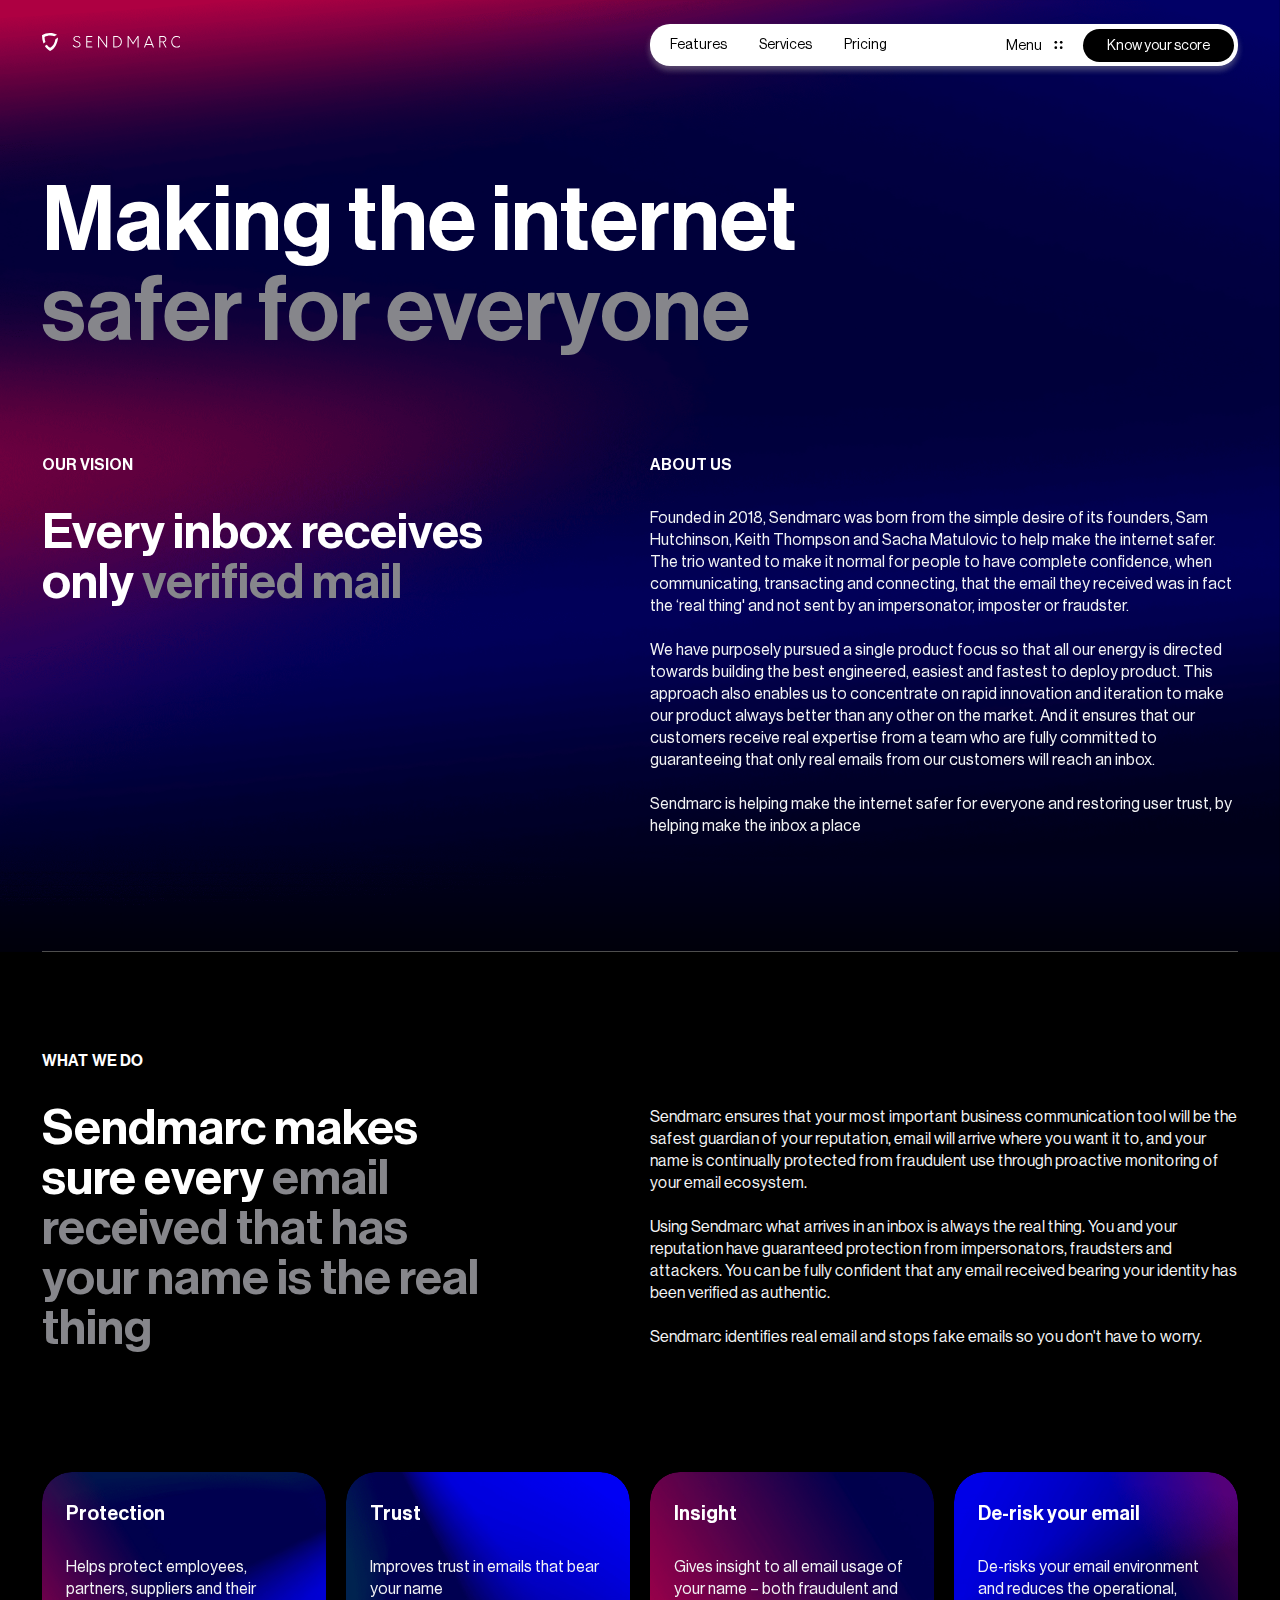
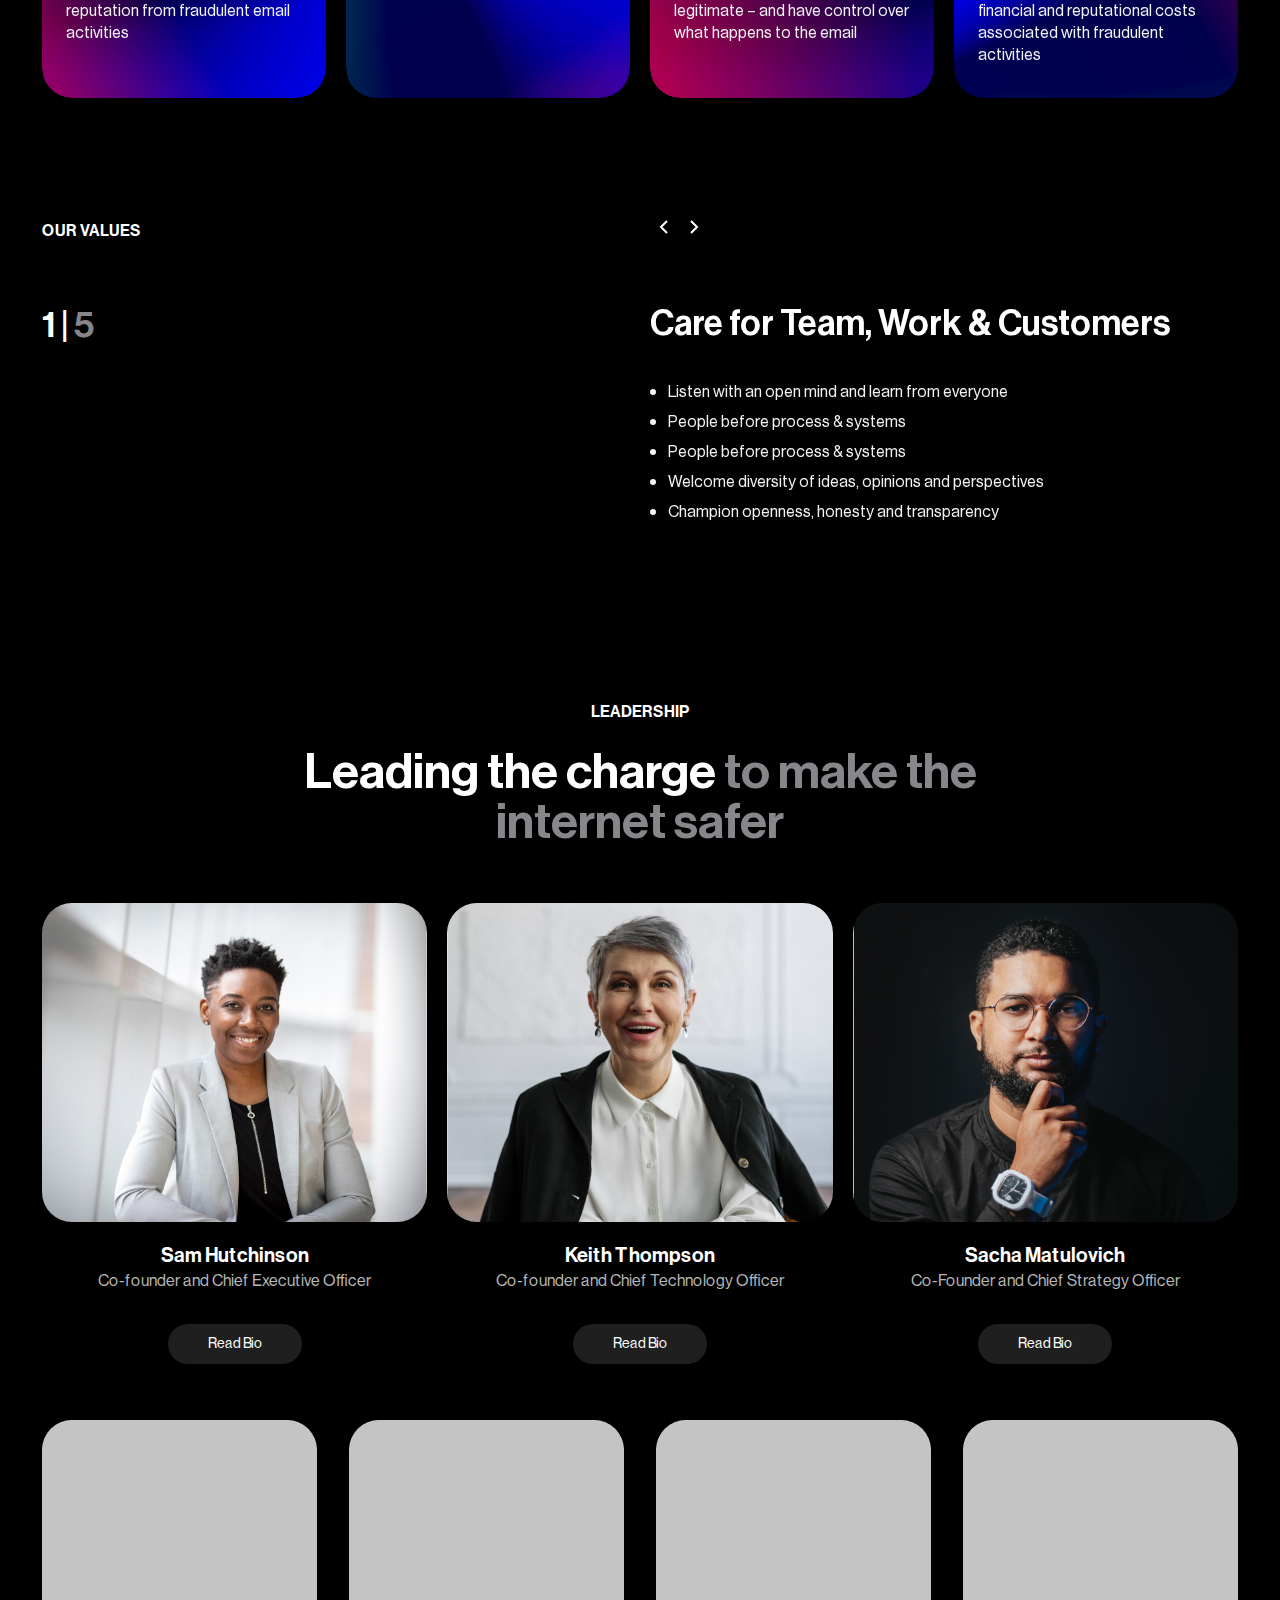
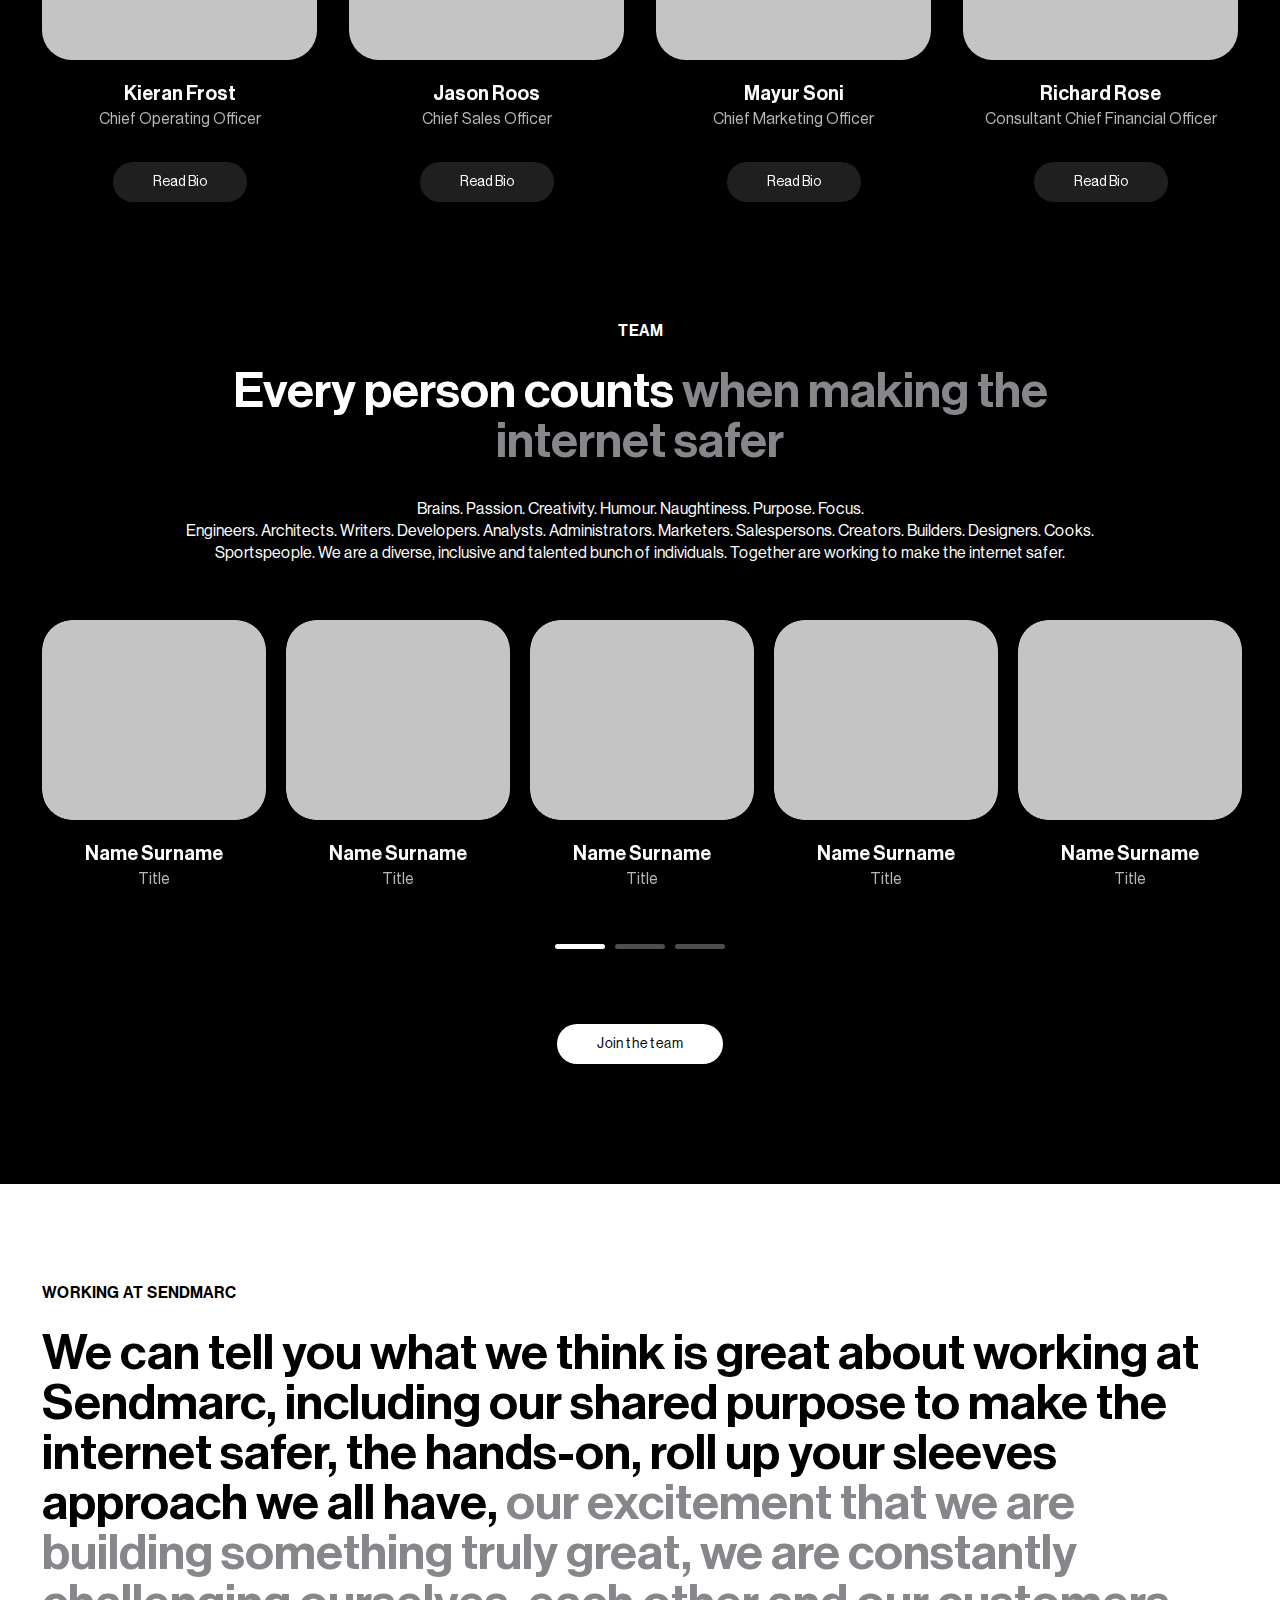
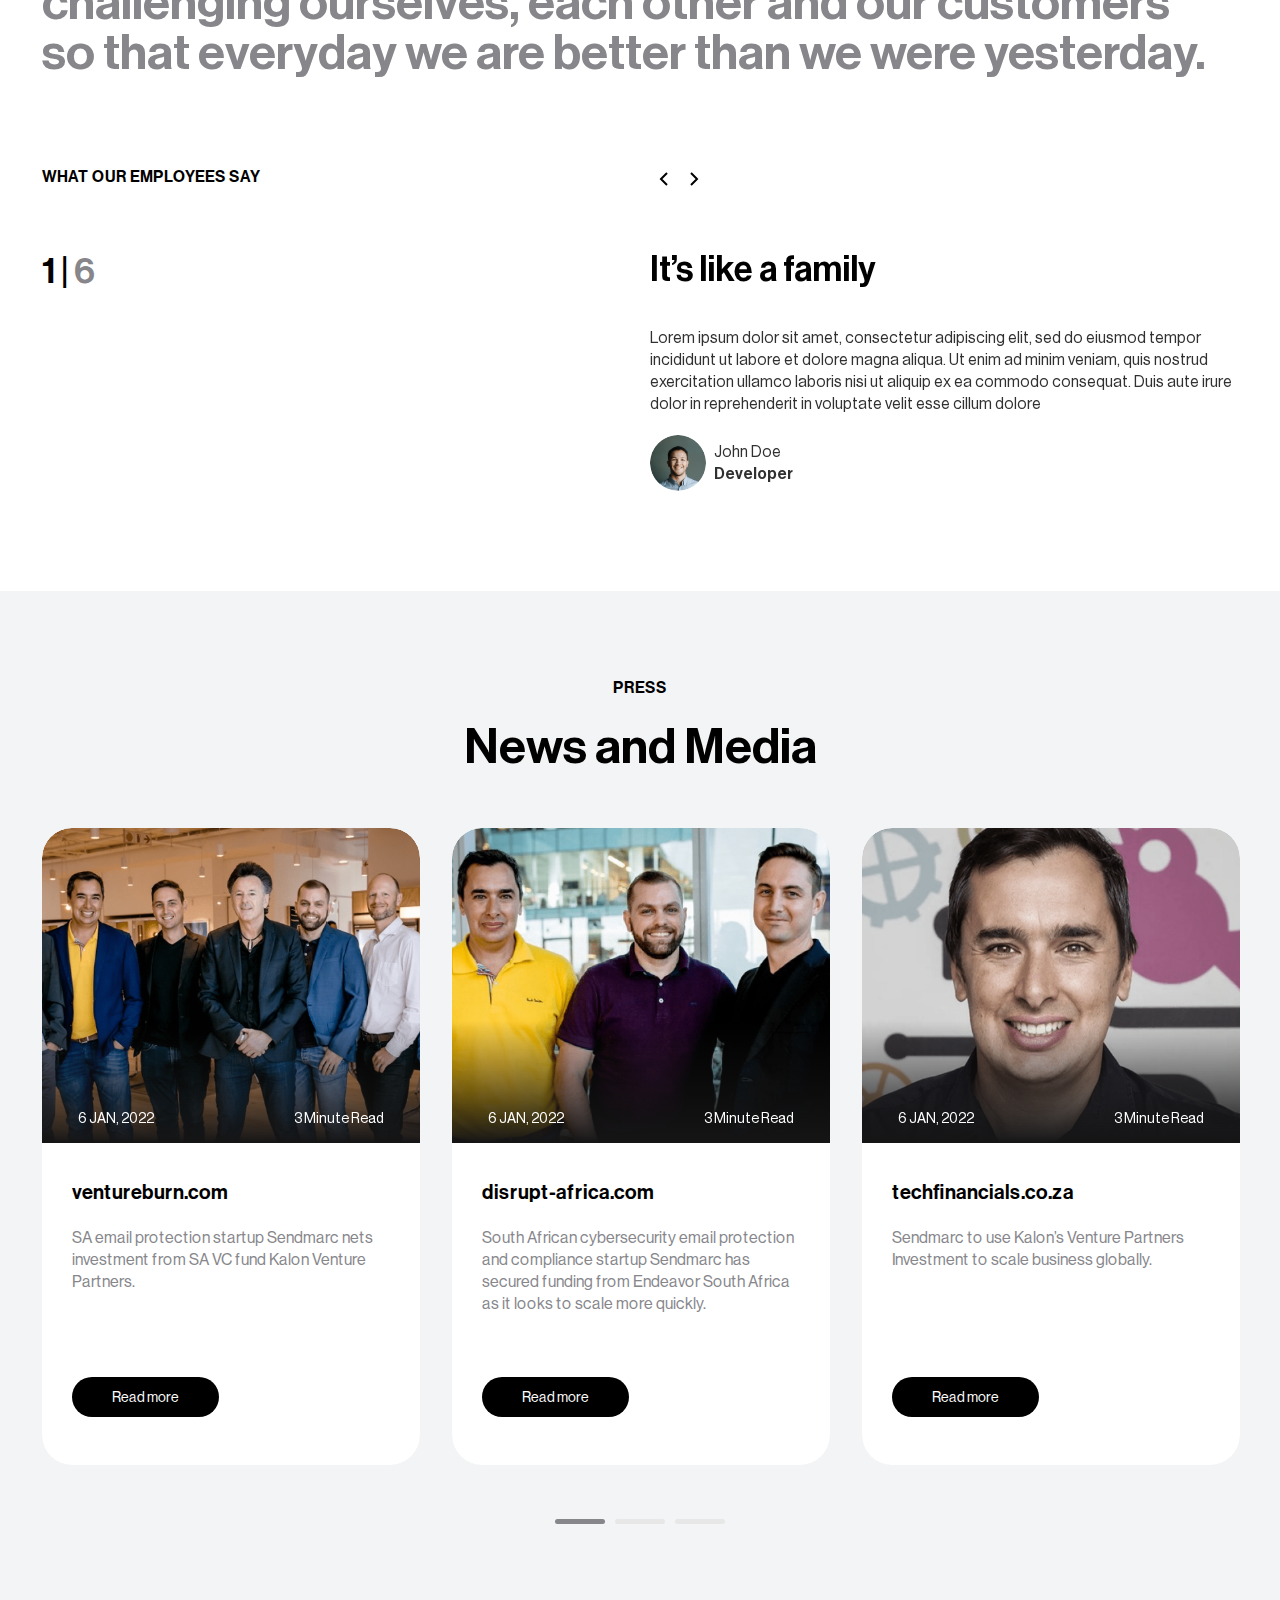
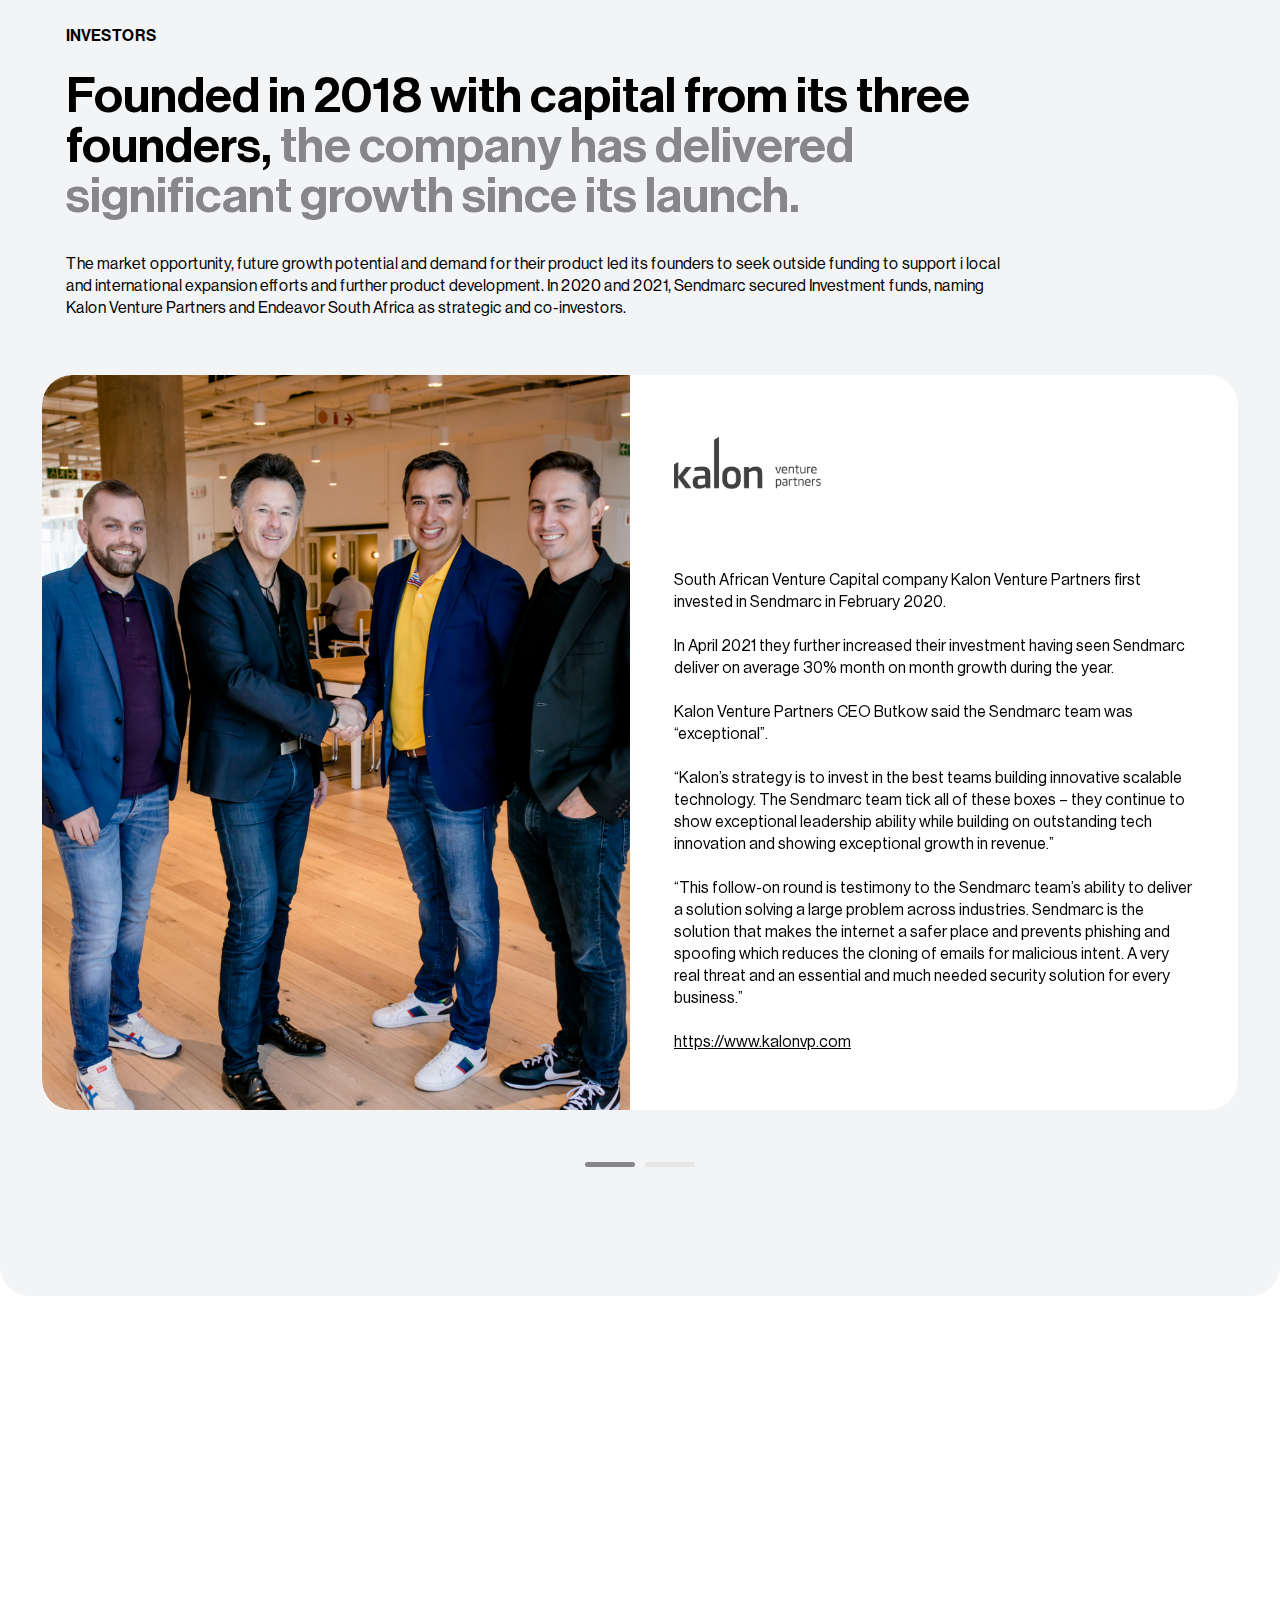
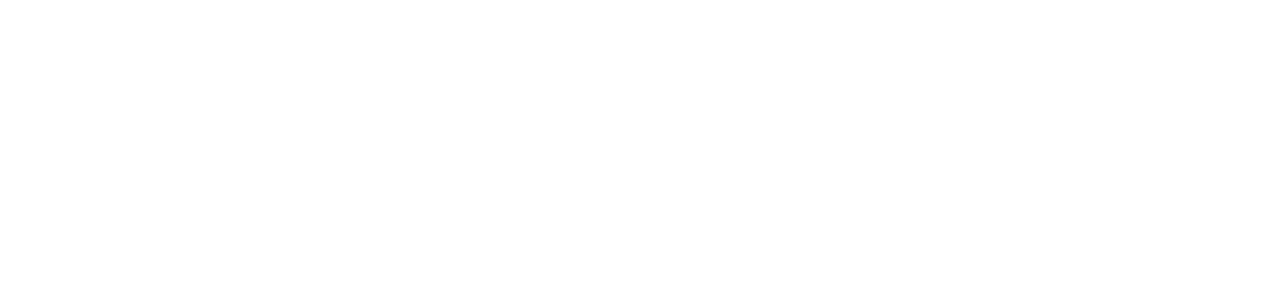
<file: about.html>
<!DOCTYPE html>
<html lang="en">
    <head>
        <meta charset="utf-8">
        <meta name="viewport" content="width=device-width, minimum-scale=1.0, maximum-scale=1.0, initial-scale=1.0, user-scalable=no">
        <meta name="format-detection" content="telephone=no">
        <title>Sendmarc | About Us</title>
        <link rel="shortcut icon" type="image/png" href="img/Light.png"/>
        <link type="text/css" rel="stylesheet" href="css/slick-theme.min.css">
        <link type="text/css" rel="stylesheet" href="css/slick.min.css">
        <link type="text/css" rel="stylesheet" href="css/style.css">
    </head>
    <body>
        <main class="main-wrap">
            <!--  Beginning header section   -->
            <header class="main-header-section">
                <div class="common-wrap clear">
                    <div class="header-inner flex-box">
                        <div class="logo-wrap flex-box">
                            <div class="main-logo">
                                <a href="index.html" class="logo">
                                <img src="svgs/main-logo.svg" alt="main-logo" class="desk">
                                    <img src="svgs/favicon.svg" alt="main-logo" class="mobi">
                                </a>
                            </div>
                            <div class="menu-btn mobi" id="phone-nav">
                                <a href="#">Menu</a>
                                <div class="score-btn mobi">
                                    <a href="#" class="btn small black-bg">Know your score</a>
                                </div>
                            </div>
                        </div>
                        <div class="nav-wrap">
                            <div class="nav-inner">
                                <div class="main-nav white-bg flex-box">
                                    <nav class="nav-menu">
                                        <div class="small-fav flex-box flex-horizontal"><a href="index.html"><img src="svgs/favicon.svg" alt="light"></a></div>
                                        <ul>
                                            <li><a href="final-features.html">Features</a></li>
                                            <li><a href="#">Services</a></li>
                                            <li><a href="#">Pricing</a></li>
                                        </ul>
                                    </nav>
                                    <div class="nav-menu-btn desk">
                                        <div class="menu-btn">
                                            <a href="javascript:void(0)">Menu</a>
                                        </div>
                                        <div class="score-btn">
                                            <a href="#" class="btn small black-bg">Know your score</a>
                                        </div>
                                    </div>
                                </div>
                            </div>
                        </div>
                    </div>
                </div>
            </header>
            <!-- //End header section -->

            <!-- Beginning main content section -->
            <section class="main-content-wrap about">

                <section class="about-hero-wrap"> 
                    <div class="about-hero-bg">
                        <figure>
                            <img src="img/about/Bg@2x.png" srcset="img/about/Bg.png 640w, img/about/Bg@2x.png 1025w, img/about/Bg@3x.png 1600w" sources="(min-width:1920px)640w, 1025w, 1600w, 100vw" alt="hero-bg">
                        </figure>
                    </div>
                    <div class="common-wrap clear">
                        <div class="about-hero-innar flex-box">
                            <h1>Making the internet <em>safer for everyone</em></h1>
                            <div class="about-content-wrap flex-box">
                                <div class="about-content-title">
                                    <h6>Our Vision</h6>
                                    <h2>Every inbox receives 
                                        only <em>verified mail</em></h2>
                                </div>
                                <div class="about-content">
                                    <h6>About Us</h6>
                                    <p>Founded in 2018, Sendmarc was born from the simple desire of its founders, Sam Hutchinson, Keith Thompson and Sacha Matulovic to help make the internet safer.  The trio wanted to make it normal for people to have complete confidence, when communicating, transacting and connecting, that the email they received was in fact the ‘real thing' and not sent by an impersonator, imposter or fraudster.</p>
                                    <p>We have purposely pursued a single product focus so that all our energy is directed towards building the best engineered, easiest and fastest to deploy product.  This approach also enables us to concentrate on rapid innovation and iteration to make our product always better than any other on the market.  And it ensures that our customers receive real expertise from a team who are fully committed to guaranteeing that only real emails from our customers will reach an inbox.</p>
                                    <p>Sendmarc is helping make the internet safer for everyone and restoring user trust, by helping make the inbox a place</p>
                                </div>
                            </div>
                        </div>
                    </div>
                </section>

                <section class="what-we-do-wrap">
                    <div class="common-wrap clear">
                        <div class="what-we-do-innar">
                            <div class="about-content-wrap flex-box">
                                <div class="about-content-title">
                                    <h6>What we do</h6>
                                    <h2>Sendmarc makes sure every <em>email received that has your name is the real thing</em></h2>
                                </div>
                                <div class="about-content">
                                    <p>Sendmarc ensures that your most important business communication tool will be the safest guardian of your reputation, email will arrive where you want it to, and your name is continually protected from fraudulent use through proactive monitoring of your email ecosystem.</p>
                                    <p>Using Sendmarc what arrives in an inbox is always the real thing.  You and your reputation have guaranteed protection from impersonators, fraudsters and attackers.  You can be fully confident that any email received bearing your identity has been verified as authentic.</p>
                                    <p>Sendmarc identifies real email and stops fake emails so you don't have to worry.</p>
                                </div>
                            </div>
                            <div class="selling-point-card-wrap flex-box">
                                <div class="selling-point-card">
                                    <div class="selling-point-card-bg">
                                        <figure>
                                            <img src="img/about/Selling-Point-Card@2x.png" srcset="img/about/Selling-Point-Card.png 640w, img/about/Selling-Point-Card@2x.png 1025w, img/about/Selling-Point-Card@3x.png 1600w" sources="(min-width:1920px)640w, 1025w, 1600w, 100vw" alt="Selling-Point-Card-bg">
                                        </figure>
                                    </div>
                                    <div class="selling-point-card-content">
                                        <h4>Protection</h4>
                                        <p>Helps protect employees, partners, suppliers and their reputation from fraudulent email activities</p>
                                    </div>
                                </div>
                                <div class="selling-point-card">
                                    <div class="selling-point-card-bg">
                                        <figure>
                                            <img src="img/about/Selling-Point-Card-2@2x.png" srcset="img/about/Selling-Point-Card.png 640w, img/about/Selling-Point-Card-2@2x.png 1025w, img/about/Selling-Point-Card-2@3x.png 1600w" sources="(min-width:1920px)640w, 1025w, 1600w, 100vw" alt="Selling-Point-Card-bg">
                                        </figure>
                                    </div>
                                    <div class="selling-point-card-content">
                                        <h4>Trust</h4>
                                        <p>Improves trust in emails that bear your name</p>
                                    </div>
                                </div>
                                <div class="selling-point-card">
                                    <div class="selling-point-card-bg">
                                        <figure>
                                            <img src="img/about/Selling-Point-Card-3@2x.png" srcset="img/about/Selling-Point-Card.png 640w, img/about/Selling-Point-Card-3@2x.png 1025w, img/about/Selling-Point-Card-3@3x.png 1600w" sources="(min-width:1920px)640w, 1025w, 1600w, 100vw" alt="Selling-Point-Card-bg">
                                        </figure>
                                    </div>
                                    <div class="selling-point-card-content">
                                        <h4>Insight</h4>
                                        <p>Gives insight to all email usage of your name – both fraudulent and legitimate – and have control over what happens to the email</p>
                                    </div>
                                </div>
                                <div class="selling-point-card">
                                    <div class="selling-point-card-bg">
                                        <figure>
                                            <img src="img/about/Selling-Point-Card-4@2x.png" srcset="img/about/Selling-Point-Card.png 640w, img/about/Selling-Point-Card-4@2x.png 1025w, img/about/Selling-Point-Card-4@3x.png 1600w" sources="(min-width:1920px)640w, 1025w, 1600w, 100vw" alt="Selling-Point-Card-bg">
                                        </figure>
                                    </div>
                                    <div class="selling-point-card-content">
                                        <h4>De-risk your email</h4>
                                        <p>De-risks your email environment and reduces the operational, financial and reputational costs associated with fraudulent activities</p>
                                    </div>
                                </div>
                            </div>
                        </div>
                    </div>
                </section>

                <section class="why-with-us-wrap">
                    <div class="common-wrap clear">
                        <div class="why-with-us-innar">
                            <div class="why-with-us-title">
                                <h6>Our values</h6>
                            </div>
                            <div class="why-with-us-slider-wrap">
                                <div class="why-with-us-slider">
                                    <div class="why-with-us-slider-innar flex-box">
                                        <div class="why-with-us-logo-wrap">
                                        </div>
                                        <div class="why-with-us-slider-content">
                                            <h3>Care for Team, Work &amp; Customers</h3>
                                            <ul>
                                                <li>Listen with an open mind and learn from everyone</li>
                                                <li>People before process &amp; systems</li>
                                                <li>People before process &amp; systems</li>
                                                <li>Welcome diversity of ideas, opinions and perspectives</li>
                                                <li>Champion openness, honesty and transparency</li>
                                            </ul>
                                        </div>
                                    </div>
                                </div>
                                <div class="why-with-us-slider">
                                    <div class="why-with-us-slider-innar flex-box">
                                        <div class="why-with-us-logo-wrap">
                                        </div>
                                        <div class="why-with-us-slider-content">
                                            <h3>Focus, Flow &amp; Happiness</h3>
                                            <ul>
                                                <li>Trust, support and respect each other</li>
                                                <li>Get fast &amp; continual feedback </li>
                                                <li>Work and grow together</li>
                                                <li>Recognise others’ strengths</li>
                                                <li>Shared responsibility to foster a positive, happy and inspiring environment </li>
                                            </ul>
                                        </div>
                                    </div>
                                </div>
                                <div class="why-with-us-slider">
                                    <div class="why-with-us-slider-innar flex-box">
                                        <div class="why-with-us-logo-wrap">
                                        </div>
                                        <div class="why-with-us-slider-content">
                                            <h3>Mastery &amp; Everyday Improvement </h3>
                                            <ul>
                                                <li>Question convention </li>
                                                <li>Explore with genuine interest </li>
                                                <li>Challenge the status quo</li>
                                                <li>Be open to new experiences &amp; ideas </li>
                                                <li>Solve for change </li>
                                                <li>Seek out knowledge </li>
                                                <li>Continuously improve your own performance </li>
                                            </ul>
                                        </div>
                                    </div>
                                </div>
                                <div class="why-with-us-slider">
                                    <div class="why-with-us-slider-innar flex-box">
                                        <div class="why-with-us-logo-wrap">
                                        </div>
                                        <div class="why-with-us-slider-content">
                                            <h3>Simplicity &amp; Autonomy</h3>
                                            <ul>
                                                <li>Chase daily improvements</li>
                                                <li>Don’t wait </li>
                                                <li>Tackle challenges </li>
                                                <li>Share and learn from the good, bad and ugly </li>
                                                <li>Execute with intensity </li>
                                                <li>Find opportunity </li>
                                            </ul>
                                        </div>
                                    </div>
                                </div>
                                <div class="why-with-us-slider">
                                    <div class="why-with-us-slider-innar flex-box">
                                        <div class="why-with-us-logo-wrap">
                                        </div>
                                        <div class="why-with-us-slider-content">
                                            <h3>Psychological Safety </h3>
                                            <ul>
                                                <li>Care about your work </li>
                                                <li>Hold yourself and others accountable</li>
                                                <li>Unlock your and others’ potential</li>
                                                <li>Honour commitments &amp; manage expectations </li>
                                                <li>Stretch your creativity </li>
                                                <li>Make what you do matter and have an impact </li>
                                                <li>Provide fanatical support</li>
                                            </ul>
                                        </div>
                                    </div>
                                </div>
                            </div>
                        </div>
                    </div>
                </section>

                <section class="leadership-wrap">
                    <div class="common-wrap clear">
                        <div class="leadership-innar">
                            <div class="leadership-content-wrap">
                                <h6>Leadership</h6>
                                <h2>Leading the charge <em>to make 
                                    the internet safer</em></h2>
                            </div>
                            <div class="thirty-lead-cards-wrap flex-box">
                                <div class="thirty-lead-card flex-box tab-trigger">
                                    <div class="thirty-lead-card-thumb">
                                        <figure>
                                            <img src="img/about/Image-Top-1@2x.jpg" srcset="img/about/Image-Top-1.jpg 640w, img/about/Image-Top-1@2x.jpg 1025w, img/about/Image-Top-1@3x.jpg 1600w" sources="(min-width:1920px)640w, 1025w, 1600w, 100vw" alt="Image-Top">
                                        </figure>
                                    </div>
                                    <div class="thirty-lead-card-content">
                                        <h4>Sam Hutchinson  </h4>
                                        <p>Co-founder and Chief Executive Officer</p>
                                        <div class="thirty-lead-card-btn flex-box">
                                            <a href="#leadership-1" class="btn">Read Bio</a>
                                        </div>
                                    </div>
                                </div>
                                <div class="thirty-lead-card flex-box tab-trigger">
                                    <div class="thirty-lead-card-thumb">
                                        <figure>
                                            <img src="img/about/Image-Top-2@2x.jpg" srcset="img/about/Image-Top-2.jpg 640w, img/about/Image-Top-2@2x.jpg 1025w, img/about/Image-Top-2@3x.jpg 1600w" sources="(min-width:1920px)640w, 1025w, 1600w, 100vw" alt="Image-Top">
                                        </figure>
                                    </div>
                                    <div class="thirty-lead-card-content">
                                        <h4>Keith Thompson</h4>
                                        <p>Co-founder and Chief Technology Officer</p>
                                        <div class="thirty-lead-card-btn flex-box">
                                            <a href="#leadership-2" class="btn">Read Bio</a>
                                        </div>
                                    </div>
                                </div>
                                <div class="thirty-lead-card flex-box tab-trigger">
                                    <div class="thirty-lead-card-thumb">
                                        <figure>
                                            <img src="img/about/Image-Top-3@2x.jpg" srcset="img/about/Image-Top-3.jpg 640w, img/about/Image-Top-3@2x.jpg 1025w, img/about/Image-Top-3@3x.jpg 1600w" sources="(min-width:1920px)640w, 1025w, 1600w, 100vw" alt="Image-Top">
                                        </figure>
                                    </div>
                                    <div class="thirty-lead-card-content">
                                        <h4>Sacha Matulovich </h4>
                                        <p>Co-Founder and Chief Strategy Officer</p>
                                        <div class="thirty-lead-card-btn flex-box">
                                            <a href="#leadership-3" class="btn">Read Bio</a>
                                        </div>
                                    </div>
                                </div>
                            </div>
                            <div class="forty-lead-cards-wrap" >
                                <div class="forty-lead-card tab-trigger">
                                    <div class="forty-lead-card-thumb">
                                        <figure>
                                            <img src="img/about/Leadership-1.png" srcset="img/about/Leadership-1.png 640w, img/about/Leadership-1.png 1025w, img/about/Leadership-1.png 1600w" sources="(min-width:1920px)640w, 1025w, 1600w, 100vw" alt="Leadership-1">
                                        </figure>
                                    </div>
                                    <div class="forty-lead-card-content">
                                        <h4>Kieran Frost</h4>
                                        <p>Chief Operating Officer</p>
                                        <div class="forty-lead-card-btn flex-box">
                                            <a href="#leadership-4" class="btn ">Read Bio</a>
                                        </div>
                                    </div>
                                </div>
                                <div class="forty-lead-card tab-trigger">
                                    <div class="forty-lead-card-thumb">
                                        <figure>
                                            <img src="img/about/Leadership-1.png" srcset="img/about/Leadership-1.png 640w, img/about/Leadership-1.png 1025w, img/about/Leadership-1.png 1600w" sources="(min-width:1920px)640w, 1025w, 1600w, 100vw" alt="Leadership-2">
                                        </figure>
                                    </div>
                                    <div class="forty-lead-card-content">
                                        <h4>Jason Roos </h4>
                                        <p>Chief Sales Officer</p>
                                        <div class="forty-lead-card-btn flex-box">
                                            <a href="#leadership-5" class="btn">Read Bio</a>
                                        </div>
                                    </div>
                                </div>
                                <div class="forty-lead-card tab-trigger">
                                    <div class="forty-lead-card-thumb">
                                        <figure>
                                            <img src="img/about/Leadership-1.png" srcset="img/about/Leadership-1.png 640w, img/about/Leadership-1.png 1025w, img/about/Leadership-1.png 1600w" sources="(min-width:1920px)640w, 1025w, 1600w, 100vw" alt="Leadership-3">
                                        </figure>
                                    </div>
                                    <div class="forty-lead-card-content">
                                        <h4>Mayur Soni </h4>
                                        <p>Chief Marketing Officer</p>
                                        <div class="forty-lead-card-btn flex-box">
                                            <a href="#leadership-6" class="btn">Read Bio</a>
                                        </div>
                                    </div>
                                </div>
                                <div class="forty-lead-card tab-trigger">
                                    <div class="forty-lead-card-thumb">
                                        <figure>
                                            <img src="img/about/Leadership-1.png" srcset="img/about/Leadership-1.png 640w, img/about/Leadership-1.png 1025w, img/about/Leadership-1.png 1600w" sources="(min-width:1920px)640w, 1025w, 1600w, 100vw" alt="Leadership-4">
                                        </figure>
                                    </div>
                                    <div class="forty-lead-card-content">
                                        <h4>Richard Rose </h4>
                                        <p>Consultant Chief Financial Officer</p>
                                        <div class="forty-lead-card-btn flex-box">
                                            <a href="#leadership-7" class="btn">Read Bio</a>
                                        </div>
                                    </div>
                                </div>
                            </div>
                        </div>
                    </div>
                </section>

                <section class="team-wrap">
                    <div class="common-wrap clear">
                        <div class="team-innar">
                            <div class="team-content-wrap">
                                <h6>TeaM</h6>
                                <h2>Every person counts <em>when making 
                                    the internet safer </em></h2>
                                <p>Brains. Passion. Creativity. Humour. Naughtiness. Purpose. Focus.<br>
                                    Engineers. Architects. Writers. Developers. Analysts. Administrators. Marketers. Salespersons. Creators. Builders. Designers. Cooks. Sportspeople.
                                    We are a diverse, inclusive and talented bunch of individuals. Together are working to make the internet safer.</p>
                            </div>
                            <div class="team-card-wrap">
                                <div class="team-card">
                                    <div class="team-card-thumb">
                                        <figure>
                                            <img src="img/about/team.png" srcset="img/about/team.png 640w, img/about/team.png 1025w, img/about/team.png 1600w" sources="(min-width:1920px)640w, 1025w, 1600w, 100vw" alt="team-card-thumb">
                                        </figure>
                                    </div>
                                    <div class="team-card-content">
                                        <h4>Name Surname</h4>
                                        <p>Title</p>
                                    </div>
                                </div>
                                <div class="team-card">
                                    <div class="team-card-thumb">
                                        <figure>
                                            <img src="img/about/team.png" srcset="img/about/team.png 640w, img/about/team.png 1025w, img/about/team.png 1600w" sources="(min-width:1920px)640w, 1025w, 1600w, 100vw" alt="team-card-thumb">
                                        </figure>
                                    </div>
                                    <div class="team-card-content">
                                        <h4>Name Surname</h4>
                                        <p>Title</p>
                                    </div>
                                </div>
                                <div class="team-card">
                                    <div class="team-card-thumb">
                                        <figure>
                                            <img src="img/about/team.png" srcset="img/about/team.png 640w, img/about/team.png 1025w, img/about/team.png 1600w" sources="(min-width:1920px)640w, 1025w, 1600w, 100vw" alt="team-card-thumb">
                                        </figure>
                                    </div>
                                    <div class="team-card-content">
                                        <h4>Name Surname</h4>
                                        <p>Title</p>
                                    </div>
                                </div>
                                <div class="team-card">
                                    <div class="team-card-thumb">
                                        <figure>
                                            <img src="img/about/team.png" srcset="img/about/team.png 640w, img/about/team.png 1025w, img/about/team.png 1600w" sources="(min-width:1920px)640w, 1025w, 1600w, 100vw" alt="team-card-thumb">
                                        </figure>
                                    </div>
                                    <div class="team-card-content">
                                        <h4>Name Surname</h4>
                                        <p>Title</p>
                                    </div>
                                </div>
                                <div class="team-card">
                                    <div class="team-card-thumb">
                                        <figure>
                                            <img src="img/about/team.png" srcset="img/about/team.png 640w, img/about/team.png 1025w, img/about/team.png 1600w" sources="(min-width:1920px)640w, 1025w, 1600w, 100vw" alt="team-card-thumb">
                                        </figure>
                                    </div>
                                    <div class="team-card-content">
                                        <h4>Name Surname</h4>
                                        <p>Title</p>
                                    </div>
                                </div>
                                <div class="team-card">
                                    <div class="team-card-thumb">
                                        <figure>
                                            <img src="img/about/team.png" srcset="img/about/team.png 640w, img/about/team.png 1025w, img/about/team.png 1600w" sources="(min-width:1920px)640w, 1025w, 1600w, 100vw" alt="team-card-thumb">
                                        </figure>
                                    </div>
                                    <div class="team-card-content">
                                        <h4>Name Surname</h4>
                                        <p>Title</p>
                                    </div>
                                </div>
                                <div class="team-card">
                                    <div class="team-card-thumb">
                                        <figure>
                                            <img src="img/about/team.png" srcset="img/about/team.png 640w, img/about/team.png 1025w, img/about/team.png 1600w" sources="(min-width:1920px)640w, 1025w, 1600w, 100vw" alt="team-card-thumb">
                                        </figure>
                                    </div>
                                    <div class="team-card-content">
                                        <h4>Name Surname</h4>
                                        <p>Title</p>
                                    </div>
                                </div>
                            </div>
                            <div class="team-btn flex-box">
                                <a href="#" class="btn">Join the team</a>
                            </div>
                        </div>
                    </div>
                </section>

                <section class="why-with-us-wrap why-with-us-light">
                    <div class="common-wrap clear">
                        <div class="why-with-us-innar">
                            <div class="why-with-us-content-wrap">
                                <h6>Working at Sendmarc</h6>
                                <h2>We can tell you what we think is great about working at Sendmarc, including our shared purpose to make the internet safer, the hands-on, roll up your sleeves approach we all have, <em>our excitement that we are building something truly great, we are constantly challenging ourselves, each other and our customers so that everyday we are better than we were yesterday. </em></h2>
                            </div>
                            <div class="why-with-us-title">
                                <h6>What our employees say</h6>
                            </div>
                            <div class="why-with-us-slider-wrap">
                                <div class="why-with-us-slider">
                                    <div class="why-with-us-slider-innar flex-box">
                                        <div class="why-with-us-logo-wrap">
                                        </div>
                                        <div class="why-with-us-slider-content">
                                            <h3>It’s like a family</h3>
                                            <p>Lorem ipsum dolor sit amet, consectetur adipiscing elit, sed do eiusmod tempor incididunt ut labore et dolore magna aliqua. Ut enim ad minim veniam, quis nostrud exercitation ullamco laboris nisi ut aliquip ex ea commodo consequat. Duis aute irure dolor in reprehenderit in voluptate velit esse cillum dolore</p>
                                            <div class="why-with-us-profile-wrap flex-box">
                                                <div class="why-with-us-profile">
                                                    <figure>
                                                        <img src="img/about/Employee-Img@2x.png" srcset="img/about/Employee-Img.png 640w, img/about/Employee-Img@2x.png 1025w, img/about/Employee-Img@3x.png 1600w" sources="(min-width:1920px)640w, 1025w, 1600w, 100vw" alt="Employee-Img">
                                                    </figure>
                                                </div>
                                                <div class="why-with-us-profile-name">
                                                    <h6>John Doe</h6>
                                                    <h5>Developer</h5>
                                                </div>
                                            </div>
                                        </div>
                                    </div>
                                </div>
                                <div class="why-with-us-slider">
                                    <div class="why-with-us-slider-innar flex-box">
                                        <div class="why-with-us-logo-wrap">
                                        </div>
                                        <div class="why-with-us-slider-content">
                                            <h3>It’s like a family</h3>
                                            <p>Lorem ipsum dolor sit amet, consectetur adipiscing elit, sed do eiusmod tempor incididunt ut labore et dolore magna aliqua. Ut enim ad minim veniam, quis nostrud exercitation ullamco laboris nisi ut aliquip ex ea commodo consequat. Duis aute irure dolor in reprehenderit in voluptate velit esse cillum dolore</p>
                                            <div class="why-with-us-profile-wrap flex-box">
                                                <div class="why-with-us-profile">
                                                    <figure>
                                                        <img src="img/about/Employee-Img@2x.png" srcset="img/about/Employee-Img.png 640w, img/about/Employee-Img@2x.png 1025w, img/about/Employee-Img@3x.png 1600w" sources="(min-width:1920px)640w, 1025w, 1600w, 100vw" alt="Employee-Img">
                                                    </figure>
                                                </div>
                                                <div class="why-with-us-profile-name">
                                                    <h6>John Doe</h6>
                                                    <h5>Developer</h5>
                                                </div>
                                            </div>
                                        </div>
                                    </div>
                                </div>
                                <div class="why-with-us-slider">
                                    <div class="why-with-us-slider-innar flex-box">
                                        <div class="why-with-us-logo-wrap">
                                        </div>
                                        <div class="why-with-us-slider-content">
                                            <h3>It’s like a family</h3>
                                            <p>Lorem ipsum dolor sit amet, consectetur adipiscing elit, sed do eiusmod tempor incididunt ut labore et dolore magna aliqua. Ut enim ad minim veniam, quis nostrud exercitation ullamco laboris nisi ut aliquip ex ea commodo consequat. Duis aute irure dolor in reprehenderit in voluptate velit esse cillum dolore</p>
                                            <div class="why-with-us-profile-wrap flex-box">
                                                <div class="why-with-us-profile">
                                                    <figure>
                                                        <img src="img/about/Employee-Img@2x.png" srcset="img/about/Employee-Img.png 640w, img/about/Employee-Img@2x.png 1025w, img/about/Employee-Img@3x.png 1600w" sources="(min-width:1920px)640w, 1025w, 1600w, 100vw" alt="Employee-Img">
                                                    </figure>
                                                </div>
                                                <div class="why-with-us-profile-name">
                                                    <h6>John Doe</h6>
                                                    <h5>Developer</h5>
                                                </div>
                                            </div>
                                        </div>
                                    </div>
                                </div>
                                <div class="why-with-us-slider">
                                    <div class="why-with-us-slider-innar flex-box">
                                        <div class="why-with-us-logo-wrap">
                                        </div>
                                        <div class="why-with-us-slider-content">
                                            <h3>It’s like a family</h3>
                                            <p>Lorem ipsum dolor sit amet, consectetur adipiscing elit, sed do eiusmod tempor incididunt ut labore et dolore magna aliqua. Ut enim ad minim veniam, quis nostrud exercitation ullamco laboris nisi ut aliquip ex ea commodo consequat. Duis aute irure dolor in reprehenderit in voluptate velit esse cillum dolore</p>
                                            <div class="why-with-us-profile-wrap flex-box">
                                                <div class="why-with-us-profile">
                                                    <figure>
                                                        <img src="img/about/Employee-Img@2x.png" srcset="img/about/Employee-Img.png 640w, img/about/Employee-Img@2x.png 1025w, img/about/Employee-Img@3x.png 1600w" sources="(min-width:1920px)640w, 1025w, 1600w, 100vw" alt="Employee-Img">
                                                    </figure>
                                                </div>
                                                <div class="why-with-us-profile-name">
                                                    <h6>John Doe</h6>
                                                    <h5>Developer</h5>
                                                </div>
                                            </div>
                                        </div>
                                    </div>
                                </div>
                                <div class="why-with-us-slider">
                                    <div class="why-with-us-slider-innar flex-box">
                                        <div class="why-with-us-logo-wrap">
                                        </div>
                                        <div class="why-with-us-slider-content">
                                            <h3>It’s like a family</h3>
                                            <p>Lorem ipsum dolor sit amet, consectetur adipiscing elit, sed do eiusmod tempor incididunt ut labore et dolore magna aliqua. Ut enim ad minim veniam, quis nostrud exercitation ullamco laboris nisi ut aliquip ex ea commodo consequat. Duis aute irure dolor in reprehenderit in voluptate velit esse cillum dolore</p>
                                            <div class="why-with-us-profile-wrap flex-box">
                                                <div class="why-with-us-profile">
                                                    <figure>
                                                        <img src="img/about/Employee-Img@2x.png" srcset="img/about/Employee-Img.png 640w, img/about/Employee-Img@2x.png 1025w, img/about/Employee-Img@3x.png 1600w" sources="(min-width:1920px)640w, 1025w, 1600w, 100vw" alt="Employee-Img">
                                                    </figure>
                                                </div>
                                                <div class="why-with-us-profile-name">
                                                    <h6>John Doe</h6>
                                                    <h5>Developer</h5>
                                                </div>
                                            </div>
                                        </div>
                                    </div>
                                </div>
                                <div class="why-with-us-slider">
                                    <div class="why-with-us-slider-innar flex-box">
                                        <div class="why-with-us-logo-wrap">
                                        </div>
                                        <div class="why-with-us-slider-content">
                                            <h3>It’s like a family</h3>
                                            <p>Lorem ipsum dolor sit amet, consectetur adipiscing elit, sed do eiusmod tempor incididunt ut labore et dolore magna aliqua. Ut enim ad minim veniam, quis nostrud exercitation ullamco laboris nisi ut aliquip ex ea commodo consequat. Duis aute irure dolor in reprehenderit in voluptate velit esse cillum dolore</p>
                                            <div class="why-with-us-profile-wrap flex-box">
                                                <div class="why-with-us-profile">
                                                    <figure>
                                                        <img src="img/about/Employee-Img@2x.png" srcset="img/about/Employee-Img.png 640w, img/about/Employee-Img@2x.png 1025w, img/about/Employee-Img@3x.png 1600w" sources="(min-width:1920px)640w, 1025w, 1600w, 100vw" alt="Employee-Img">
                                                    </figure>
                                                </div>
                                                <div class="why-with-us-profile-name">
                                                    <h6>John Doe</h6>
                                                    <h5>Developer</h5>
                                                </div>
                                            </div>
                                        </div>
                                    </div>
                                </div>
                            </div>
                        </div>
                    </div>
                </section>

                <section class="blog-cards-wrap press-wrap">
                    <div class="common-wrap clear">
                        <div class="blog-cards-inner">
                            <div class="press-content">
                                <h6>Press</h6>
                                <h2>News and Media</h2>
                            </div>
                            <div class="blog-cards-item-wrap blog-cards-press">
                                <div class="blog-cards-item">
                                    <div class="blog-cards-thumb">
                                        <div class="mask aspect-1-3">
                                            <div class="image-container">
                                                <figure>
                                                    <img src="img/about/blog-card-1@2x.png" srcset="img/about/blog-card-1.png 640w, img/about/blog-card-1@2x.png 1025w, img/about/blog-card-1@3x.png 1600w" sources="(min-width:1920px)640w, 1025w, 1600w, 100vw" alt="blog-cards-thumb">
                                                </figure>
                                            </div>
                                        </div>
                                        <div class="blog-cards-thumb-content">
                                            <em class="white-color flex-box">6 JAN,  2022 <dfn>3 Minute Read</dfn></em>
                                        </div>
                                    </div>
                                    <div class="blog-cards-content-wrap white-bg">
                                        <div class="blog-cards-content">
                                            <h4 class="black-color">ventureburn.com</h4>
                                            <p>SA email protection startup Sendmarc nets investment from SA VC fund Kalon Venture Partners.</p>
                                        </div>
                                        <div class="blog-cards-content-btn">
                                            <a href="#" class="btn black-bg white-color" tabindex="0">Read more</a>
                                        </div>
                                    </div>
                                </div>
                                <div class="blog-cards-item">
                                    <div class="blog-cards-thumb">
                                        <div class="mask aspect-1-3">
                                            <div class="image-container">
                                                <figure>
                                                    <img src="img/about/blog-card-2@2x.png" srcset="img/about/blog-card-2.png 640w, img/about/blog-card-2@2x.png 1025w, img/about/blog-card-2@3x.png 1600w" sources="(min-width:1920px)640w, 1025w, 1600w, 100vw" alt="blog-cards-thumb">
                                                </figure>
                                            </div>
                                        </div>
                                        <div class="blog-cards-thumb-content">
                                            <em class="white-color flex-box">6 JAN,  2022 <dfn>3 Minute Read</dfn></em>
                                        </div>
                                    </div>
                                    <div class="blog-cards-content-wrap white-bg">
                                        <div class="blog-cards-content">
                                            <h4 class="black-color">disrupt-africa.com</h4>
                                            <p>South African cybersecurity email protection and compliance startup Sendmarc has secured funding from Endeavor South Africa as it looks to scale more quickly.</p>
                                        </div>
                                        <div class="blog-cards-content-btn">
                                            <a href="#" class="btn black-bg white-color" tabindex="0">Read more</a>
                                        </div>
                                    </div>
                                </div>
                                <div class="blog-cards-item">
                                    <div class="blog-cards-thumb">
                                        <div class="mask aspect-1-3">
                                            <div class="image-container">
                                                <figure>
                                                    <img src="img/about/blog-card-3@2x.png" srcset="img/about/blog-card-3.png 640w, img/about/blog-card-3@2x.png 1025w, img/about/blog-card-3@3x.png 1600w" sources="(min-width:1920px)640w, 1025w, 1600w, 100vw" alt="blog-cards-thumb">
                                                </figure>
                                            </div>
                                        </div>
                                        <div class="blog-cards-thumb-content">
                                            <em class="white-color flex-box">6 JAN,  2022 <dfn>3 Minute Read</dfn></em>
                                        </div>
                                    </div>
                                    <div class="blog-cards-content-wrap white-bg">
                                        <div class="blog-cards-content">
                                            <h4 class="black-color">techfinancials.co.za</h4>
                                            <p>Sendmarc to use Kalon’s Venture Partners Investment to scale business globally. </p>
                                        </div>
                                        <div class="blog-cards-content-btn">
                                            <a href="#" class="btn black-bg white-color" tabindex="0">Read more</a>
                                        </div>
                                    </div>
                                </div>
                                <div class="blog-cards-item">
                                    <div class="blog-cards-thumb">
                                        <div class="mask aspect-1-3">
                                            <div class="image-container">
                                                <figure>
                                                    <img src="img/about/blog-card-2@2x.png" srcset="img/about/blog-card-2.png 640w, img/about/blog-card-2@2x.png 1025w, img/about/blog-card-2@3x.png 1600w" sources="(min-width:1920px)640w, 1025w, 1600w, 100vw" alt="blog-cards-thumb">
                                                </figure>
                                            </div>
                                        </div>
                                        <div class="blog-cards-thumb-content">
                                            <em class="white-color flex-box">6 JAN,  2022 <dfn>3 Minute Read</dfn></em>
                                        </div>
                                    </div>
                                    <div class="blog-cards-content-wrap white-bg">
                                        <div class="blog-cards-content">
                                            <h4 class="black-color">disrupt-africa.com</h4>
                                            <p>South African cybersecurity email protection and compliance startup Sendmarc has secured funding from Endeavor South Africa as it looks to scale more quickly.</p>
                                        </div>
                                        <div class="blog-cards-content-btn">
                                            <a href="#" class="btn black-bg white-color" tabindex="0">Read more</a>
                                        </div>
                                    </div>
                                </div>
                                <div class="blog-cards-item">
                                    <div class="blog-cards-thumb">
                                        <div class="mask aspect-1-3">
                                            <div class="image-container">
                                                <figure>
                                                    <img src="img/about/blog-card-1@2x.png" srcset="img/about/blog-card-1.png 640w, img/about/blog-card-1@2x.png 1025w, img/about/blog-card-1@3x.png 1600w" sources="(min-width:1920px)640w, 1025w, 1600w, 100vw" alt="blog-cards-thumb">
                                                </figure>
                                            </div>
                                        </div>
                                        <div class="blog-cards-thumb-content">
                                            <em class="white-color flex-box">6 JAN,  2022 <dfn>3 Minute Read</dfn></em>
                                        </div>
                                    </div>
                                    <div class="blog-cards-content-wrap white-bg">
                                        <div class="blog-cards-content">
                                            <h4 class="black-color">ventureburn.com</h4>
                                            <p>SA email protection startup Sendmarc nets investment from SA VC fund Kalon Venture Partners.</p>
                                        </div>
                                        <div class="blog-cards-content-btn">
                                            <a href="#" class="btn black-bg white-color" tabindex="0">Read more</a>
                                        </div>
                                    </div>
                                </div>
                            </div>
                        </div>
                    </div>
                </section>

                <section class="investors-wrap">
                    <div class="common-wrap clear">
                        <div class="investors-innar">
                            <div class="investors-content">
                                <h6>Investors</h6>
                                <h2>Founded in 2018 with capital from its three founders,<em> the company has delivered significant growth since its launch.</em></h2>
                                <p>The market opportunity, future growth potential and demand for their product led its founders to seek outside funding to support i local and international expansion efforts and further product development. In 2020 and 2021, Sendmarc secured Investment funds, naming  Kalon Venture Partners and Endeavor South Africa as strategic and co-investors.</p>
                            </div>
                            <div class="investors-full-item-wrap">
                                <div class="investors-full-item">
                                    <div class="investors-full-item-innar flex-box">
                                        <div class="investors-item-thumb">
                                            <figure>
                                                <img src="img/about/Image-Left@2x.jpg" srcset="img/about/Image-Left.jpg 640w, img/about/Image-Left@2x.jpg 1025w, img/about/Image-Left@3x.jpg 1600w" sources="(min-width:1920px)640w, 1025w, 1600w, 100vw" alt="Image-Left">
                                            </figure>
                                        </div>
                                        <div class="investors-item-content-wrap">
                                            <a href="#">
                                                <img src="img/about/kalon-logo@2x.jpg" srcset="img/about/kalon-logo.jpg 640w, img/about/kalon-logo@2x.jpg 1025w, img/about/kalon-logo@3x.jpg 1600w" sources="(min-width:1920px)640w, 1025w, 1600w, 100vw" alt="Image-Left">
                                            </a>
                                            
                                            <div class="investors-item-content investors-first-item-content">
                                                <p>South African Venture Capital company Kalon Venture Partners first invested in Sendmarc in February 2020.</p>
                                                <p>In April 2021 they further increased their investment having seen Sendmarc deliver on average 30% month on month growth during the year.</p>
                                                <div class="moretext">
                                                    
                                                <p>Kalon Venture Partners CEO Butkow said the Sendmarc team was “exceptional”.</p>
                                                <p>“Kalon’s strategy is to invest in the best teams building innovative scalable technology. The Sendmarc team tick all of these boxes – they continue to show exceptional leadership ability while building on outstanding tech innovation and showing exceptional growth in revenue.”</p>
                                                <p>“This follow-on round is testimony to the Sendmarc team’s ability to deliver a solution solving a large problem across industries. Sendmarc is the solution that makes the internet a safer place and prevents phishing and spoofing which reduces the cloning of emails for malicious intent. A very real threat and an essential and much needed security solution for every business.”</p>
                                                <p><a href="#">https://www.kalonvp.com</a></p>
                                                </div>
                                                <a href="#" class="read-btn mobi">Read more</a>
                                            </div>
                                        </div>
                                    </div>
                                </div>
                                <div class="investors-full-item">
                                    <div class="investors-full-item-innar flex-box">
                                        <div class="investors-item-thumb">
                                            <figure>
                                                <img src="img/about/Image-Left@2x.jpg" srcset="img/about/Image-Left.jpg 640w, img/about/Image-Left@2x.jpg 1025w, img/about/Image-Left@3x.jpg 1600w" sources="(min-width:1920px)640w, 1025w, 1600w, 100vw" alt="Image-Left">
                                            </figure>
                                        </div>
                                        <div class="investors-item-content-wrap">
                                            <a href="#"><img src="img/about/endeavor.png" alt="endeavor-logo"></a>
                                            <div class="investors-item-content">
                                                <p>In April 2021, non-profit Endeavor South Africa that “supports innovative, high-impact entrepreneurs in emerge markets’” chose to invest in Sendmarc, through its fund, Harvest Venture Capital II.</p>
                                                <p>On making the investment, Antonia Bothner, Capital Lead at Endeavor said  “Sendmarc is an Endeavor Entrepreneur — one of 28 in the country — and we are delighted to be able to co-invest and support this dynamic team.”</p>
                                            </div>
                                        </div>
                                    </div>
                                </div>
                            </div>
                        </div>
                    </div>
                </section>

            </section>
            <!-- //End main content section -->

            <!-- Beginning footer section-->
            <footer class="main-footer-section black-bg">
                <div class="common-wrap clear footer-inner">
                    <div class="footer-innar flex">
                        <div class="footer-logo flex-box">
                            <a href="index.html"><img src="svgs/main-logo.svg" alt="footer-logo"></a>
                        </div>
                        <div class="footer-wiget-wrap flex-box">
                            <div class="footer-widget footer-widget-big">
                                <h5>How secure is your brand name from <em>email scammers? </em></h5>
                                <form action="#">
                                    <div class="footer-widget-input-row-wrap flex-box">
                                        <div class="footer-widget-input-row">
                                            <input type="email" placeholder="name@yourcompany.com">
                                        </div>
                                        <div class="footer-widget-input-row footer-widget-input-row-submit">
                                            <input type="submit" value="Check now">
                                        </div>
                                    </div>
                                </form>
                                <div class="social-icon-wrap desk">
                                    <ul>
                                        <li><a href="#"><img src="svgs/Linkedin.svg" alt="linkdin"></a></li>
                                        <li><a href="#"><img src="svgs/Twitter.svg" alt="twitter"></a></li>
                                        <li><a href="#"><img src="svgs/Youtube.svg" alt="youtube"></a></li>
                                        
                                    </ul>
                                </div>
                            </div>
                            <div class="footer-widget">
                                <h6>Menu</h6>
                                <ul>
                                    <li><a href="#">Product</a></li>
                                    <li><a href="#">Pricing</a></li>
                                    <li><a href="#">Partners</a></li>
                                    <li><a href="#">About</a></li>
                                </ul>
                            </div>
                            <div class="footer-widget">
                                <h6>Support</h6>
                                <ul>
                                    <li><a href="#">Analyse Domain</a></li>
                                    <li><a href="#">DNS Tools</a></li>
                                    <li><a href="#">FAQ</a></li>
                                    <li><a href="#">Contact</a></li>
                                </ul>
                            </div>
                            <div class="social-icon-wrap mobi">
                                <ul>
                                    <li><a href="#"><img src="svgs/Twitter.svg" alt="twitter"></a></li>
                                    <li><a href="#"><img src="svgs/Youtube.svg" alt="youtube"></a></li>
                                    <li><a href="#"><img src="svgs/Linkedin.svg" alt="linkdin"></a></li>
                                </ul>
                            </div>
                        </div>
                        <div class="footer-bottom flex-box">
                            <div class="footer-copyright flex-box">
                                <p>Copyright © Sendmarc</p>
                                <p>Website by Dash Digital®</p>
                            </div>
                            <div class="footer-nav">
                                <ul>
                                    <li><a href="#">Privacy Policy</a></li>
                                    <li><a href="#">Terms of Service</a></li>
                                </ul>
                            </div>
                        </div>
                    </div>
                </div>
            </footer>
            <!-- //End main footer section -->
        </main>

        <section class="bio-modal-wrap">
            <div class="common-wrap clear">
                <div class="bio-modal-innar flex-box"> 
                    <div class="bio-modal-close">
                        <img src="svgs/about/Iconly_Two-tone_Close_Square.svg" alt="Iconly_Two-tone_Close">
                    </div>
                    <div class="bio-modal-item-wrap flex-box">
                        <div class="bio-modal-item flex-box" id="leadership-1">
                            <div class="bio-modal-item-thumb">
                                <figure>
                                    <img src="img/about/Image-Top-1@2x.jpg" srcset="img/about/Image-Top-1.jpg 640w, img/about/Image-Top-1@2x.jpg 1025w, img/about/Image-Top-1@3x.jpg 1600w" sources="(min-width:1920px)640w, 1025w, 1600w, 100vw" alt="Image-Top"> 
                                </figure>
                            </div>
                            <div class="bio-modal-item-content">
                                <h4>Sam Hutchinson   </h4>
                                <span>Co-founder and Chief Executive Officer</span>
                                <p>Serial entrepreneur Sacha has founded companies in the media, telecommunications, technology and financial services industries over the past two decades. Sendmarc is his most recent venture, where he is one of three co-founders.</p>
                                <p>He founded his first company, Re:public Media Group in 2004, and is a founding partner in Birthmark Video and Telviva.com, all of which have been extremely successful.</p>
                                <p>Sacha, has extensive experience building businesses, defining strategy, developing and growing partnerships and creating ‘frictionless experiences".  At Sendmarc he helps bring all these parts together so we can be the best we can, and take the best route to where we want to go: making the internet a safer place.</p>
                            </div>
                        </div>
                        <div class="bio-modal-item flex-box" id="leadership-2">
                            <div class="bio-modal-item-thumb">
                                <figure>
                                    <img src="img/about/Image-Top-2@2x.jpg" srcset="img/about/Image-Top-2.jpg 640w, img/about/Image-Top-2@2x.jpg 1025w, img/about/Image-Top-2@3x.jpg 1600w" sources="(min-width:1920px)640w, 1025w, 1600w, 100vw" alt="Image-Top"> 
                                </figure>
                            </div>
                            <div class="bio-modal-item-content">
                                <h4>Keith Thompson</h4>
                                <span>Co-founder and Chief Technology Officer</span>
                                <p>Serial entrepreneur Sacha has founded companies in the media, telecommunications, technology and financial services industries over the past two decades. Sendmarc is his most recent venture, where he is one of three co-founders.</p>
                                <p>He founded his first company, Re:public Media Group in 2004, and is a founding partner in Birthmark Video and Telviva.com, all of which have been extremely successful.</p>
                                <p>Sacha, has extensive experience building businesses, defining strategy, developing and growing partnerships and creating ‘frictionless experiences".  At Sendmarc he helps bring all these parts together so we can be the best we can, and take the best route to where we want to go: making the internet a safer place.</p>
                            </div>
                        </div>
                        <div class="bio-modal-item flex-box" id="leadership-3">
                            <div class="bio-modal-item-thumb">
                                <figure>
                                    <img src="img/about/Image-Top-3@2x.jpg" srcset="img/about/Image-Top-3.jpg 640w, img/about/Image-Top-3@2x.jpg 1025w, img/about/Image-Top-3@3x.jpg 1600w" sources="(min-width:1920px)640w, 1025w, 1600w, 100vw" alt="Image-Top"> 
                                </figure>
                            </div>
                            <div class="bio-modal-item-content">
                                <h4>Sacha Matulovich  </h4>
                                <span>Co-Founder and Chief Strategy Officer</span>
                                <p>Serial entrepreneur Sacha has founded companies in the media, telecommunications, technology and financial services industries over the past two decades. Sendmarc is his most recent venture, where he is one of three co-founders.</p>
                                <p>He founded his first company, Re:public Media Group in 2004, and is a founding partner in Birthmark Video and Telviva.com, all of which have been extremely successful.</p>
                                <p>Sacha, has extensive experience building businesses, defining strategy, developing and growing partnerships and creating ‘frictionless experiences".  At Sendmarc he helps bring all these parts together so we can be the best we can, and take the best route to where we want to go: making the internet a safer place.</p>
                            </div>
                        </div>
                        <div class="bio-modal-item flex-box" id="leadership-4">
                            <div class="bio-modal-item-thumb">
                                <figure>
                                    <img src="img/about/Image-Top-4@2x.jpg" srcset="img/about/Image-Top-4.jpg 640w, img/about/Image-Top-4@2x.jpg 1025w, img/about/Image-Top-4@3x.jpg 1600w" sources="(min-width:1920px)640w, 1025w, 1600w, 100vw" alt="Image-Top"> 
                                </figure>
                            </div>
                            <div class="bio-modal-item-content">
                                <h4>Kieran Frost</h4>
                                <span>Chief Operating Officer</span>
                                <p>Serial entrepreneur Sacha has founded companies in the media, telecommunications, technology and financial services industries over the past two decades. Sendmarc is his most recent venture, where he is one of three co-founders.</p>
                                <p>He founded his first company, Re:public Media Group in 2004, and is a founding partner in Birthmark Video and Telviva.com, all of which have been extremely successful.</p>
                                <p>Sacha, has extensive experience building businesses, defining strategy, developing and growing partnerships and creating ‘frictionless experiences".  At Sendmarc he helps bring all these parts together so we can be the best we can, and take the best route to where we want to go: making the internet a safer place.</p>
                            </div>
                        </div>
                        <div class="bio-modal-item flex-box" id="leadership-5">
                            <div class="bio-modal-item-thumb">
                                <figure>
                                    <img src="img/about/Image-Top-4@2x.jpg" srcset="img/about/Image-Top-4.jpg 640w, img/about/Image-Top-4@2x.jpg 1025w, img/about/Image-Top-4@3x.jpg 1600w" sources="(min-width:1920px)640w, 1025w, 1600w, 100vw" alt="Image-Top"> 
                                </figure>
                            </div>
                            <div class="bio-modal-item-content">
                                <h4>Jason Roos</h4>
                                <span>Chief Sales Officer</span>
                                <p>Serial entrepreneur Sacha has founded companies in the media, telecommunications, technology and financial services industries over the past two decades. Sendmarc is his most recent venture, where he is one of three co-founders.</p>
                                <p>He founded his first company, Re:public Media Group in 2004, and is a founding partner in Birthmark Video and Telviva.com, all of which have been extremely successful.</p>
                                <p>Sacha, has extensive experience building businesses, defining strategy, developing and growing partnerships and creating ‘frictionless experiences".  At Sendmarc he helps bring all these parts together so we can be the best we can, and take the best route to where we want to go: making the internet a safer place.</p>
                            </div>
                        </div>
                        <div class="bio-modal-item flex-box" id="leadership-6">
                            <div class="bio-modal-item-thumb">
                                <figure>
                                    <img src="img/about/Image-Top-4@2x.jpg" srcset="img/about/Image-Top-4.jpg 640w, img/about/Image-Top-4@2x.jpg 1025w, img/about/Image-Top-4@3x.jpg 1600w" sources="(min-width:1920px)640w, 1025w, 1600w, 100vw" alt="Image-Top"> 
                                </figure>
                            </div>
                            <div class="bio-modal-item-content">
                                <h4>Mayur Soni</h4>
                                <span>Chief Marketing Officer</span>
                                <p>Serial entrepreneur Sacha has founded companies in the media, telecommunications, technology and financial services industries over the past two decades. Sendmarc is his most recent venture, where he is one of three co-founders.</p>
                                <p>He founded his first company, Re:public Media Group in 2004, and is a founding partner in Birthmark Video and Telviva.com, all of which have been extremely successful.</p>
                                <p>Sacha, has extensive experience building businesses, defining strategy, developing and growing partnerships and creating ‘frictionless experiences".  At Sendmarc he helps bring all these parts together so we can be the best we can, and take the best route to where we want to go: making the internet a safer place.</p>
                            </div>
                        </div>
                        <div class="bio-modal-item flex-box" id="leadership-7">
                            <div class="bio-modal-item-thumb">
                                <figure>
                                    <img src="img/about/Image-Top-4@2x.jpg" srcset="img/about/Image-Top-4.jpg 640w, img/about/Image-Top-4@2x.jpg 1025w, img/about/Image-Top-4@3x.jpg 1600w" sources="(min-width:1920px)640w, 1025w, 1600w, 100vw" alt="Image-Top"> 
                                </figure>
                            </div>
                            <div class="bio-modal-item-content">
                                <h4>Richard Rose</h4>
                                <span>Consultant Chief Financial Officer</span>
                                <p>Serial entrepreneur Sacha has founded companies in the media, telecommunications, technology and financial services industries over the past two decades. Sendmarc is his most recent venture, where he is one of three co-founders.</p>
                                <p>He founded his first company, Re:public Media Group in 2004, and is a founding partner in Birthmark Video and Telviva.com, all of which have been extremely successful.</p>
                                <p>Sacha, has extensive experience building businesses, defining strategy, developing and growing partnerships and creating ‘frictionless experiences".  At Sendmarc he helps bring all these parts together so we can be the best we can, and take the best route to where we want to go: making the internet a safer place.</p>
                            </div>
                        </div>
                    </div>   
                </div>
            </div>
        </section>

        <script type="text/javascript" src="js/jquery-3.5.1.min.js"></script>
        <script type="text/javascript" src="js/slick.min.js"></script>
        <script type="text/javascript" src="js/headroom.js"></script>
        <script type="text/javascript" src="js/ScrollTrigger.min.js"></script>
        <script type="text/javascript" src="js/gsap.min.js"></script>
        <script type="text/javascript" src="js/jquery.marquee.min.js"></script>
        <script type="text/javascript" src="js/typed.min.js"></script>
        <script type="text/javascript" src="js/common-scripts.js" defer></script>
    </body>
</html>
</file>
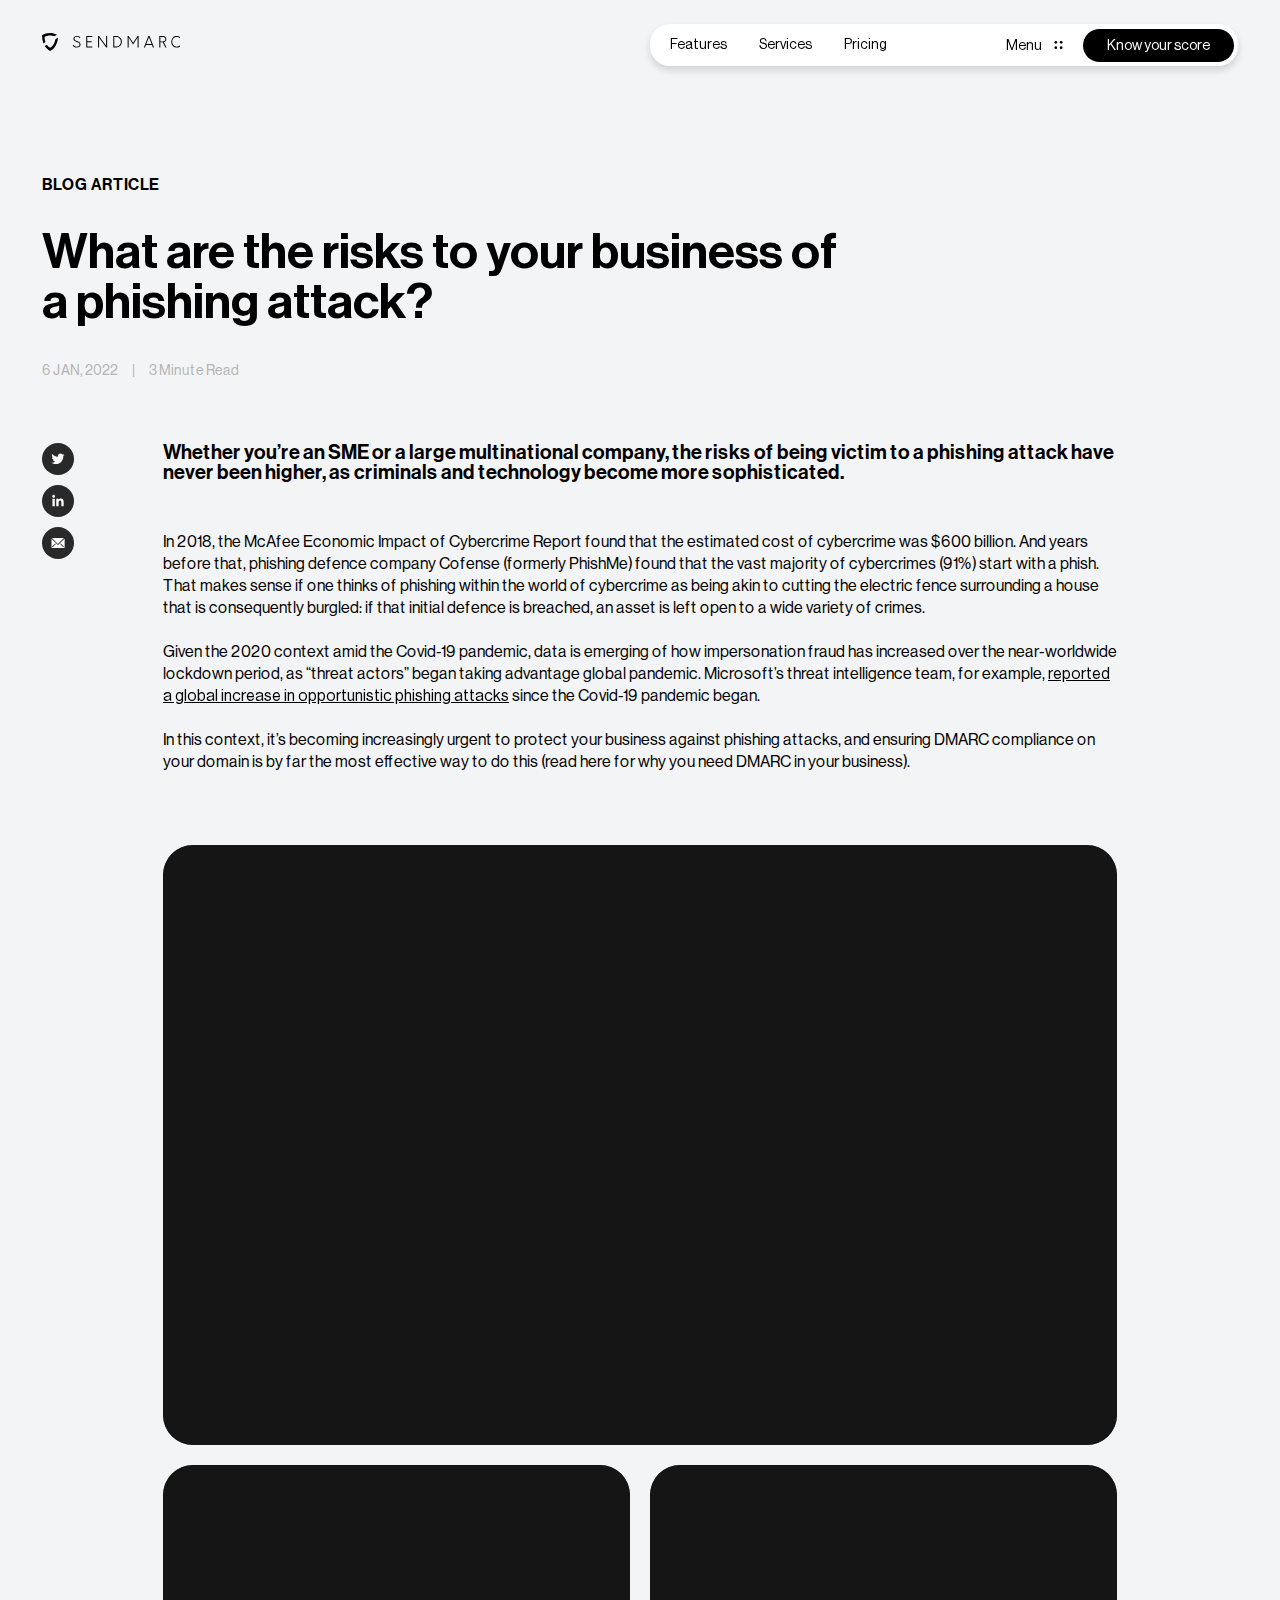
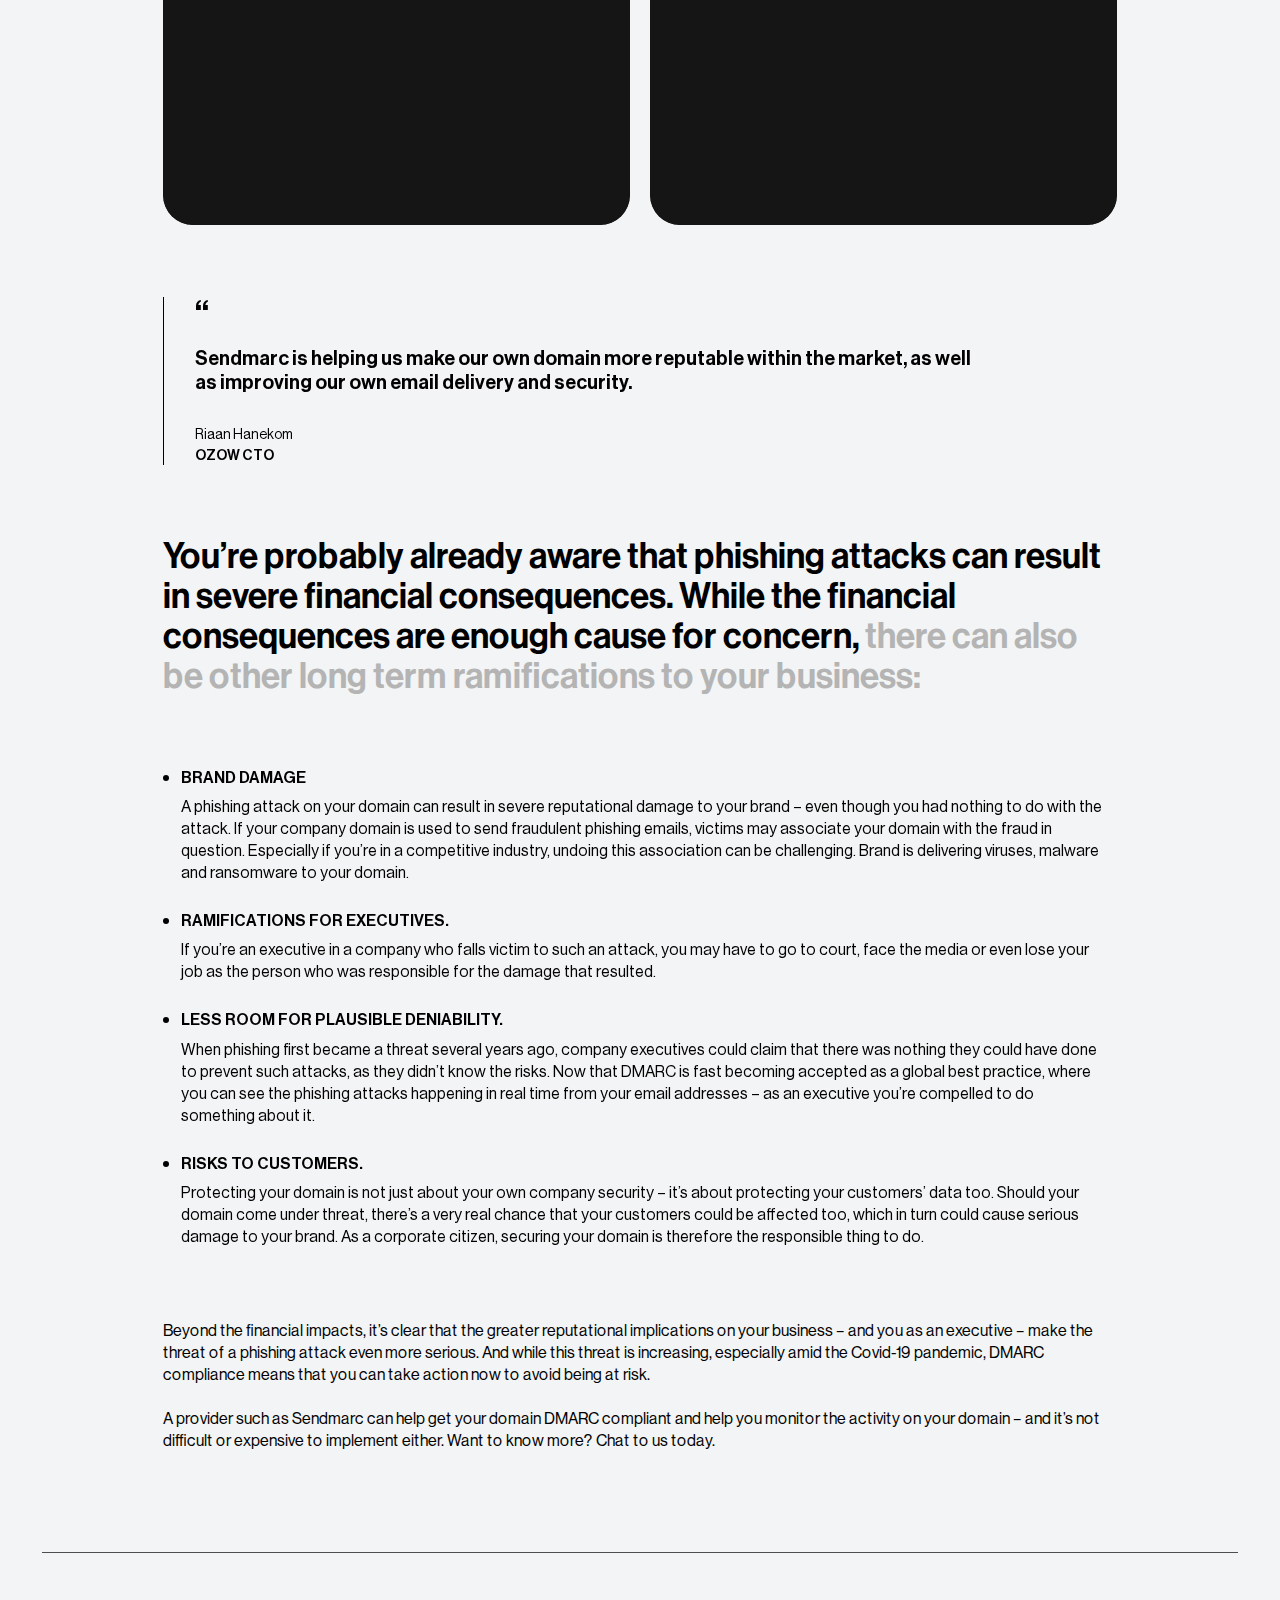
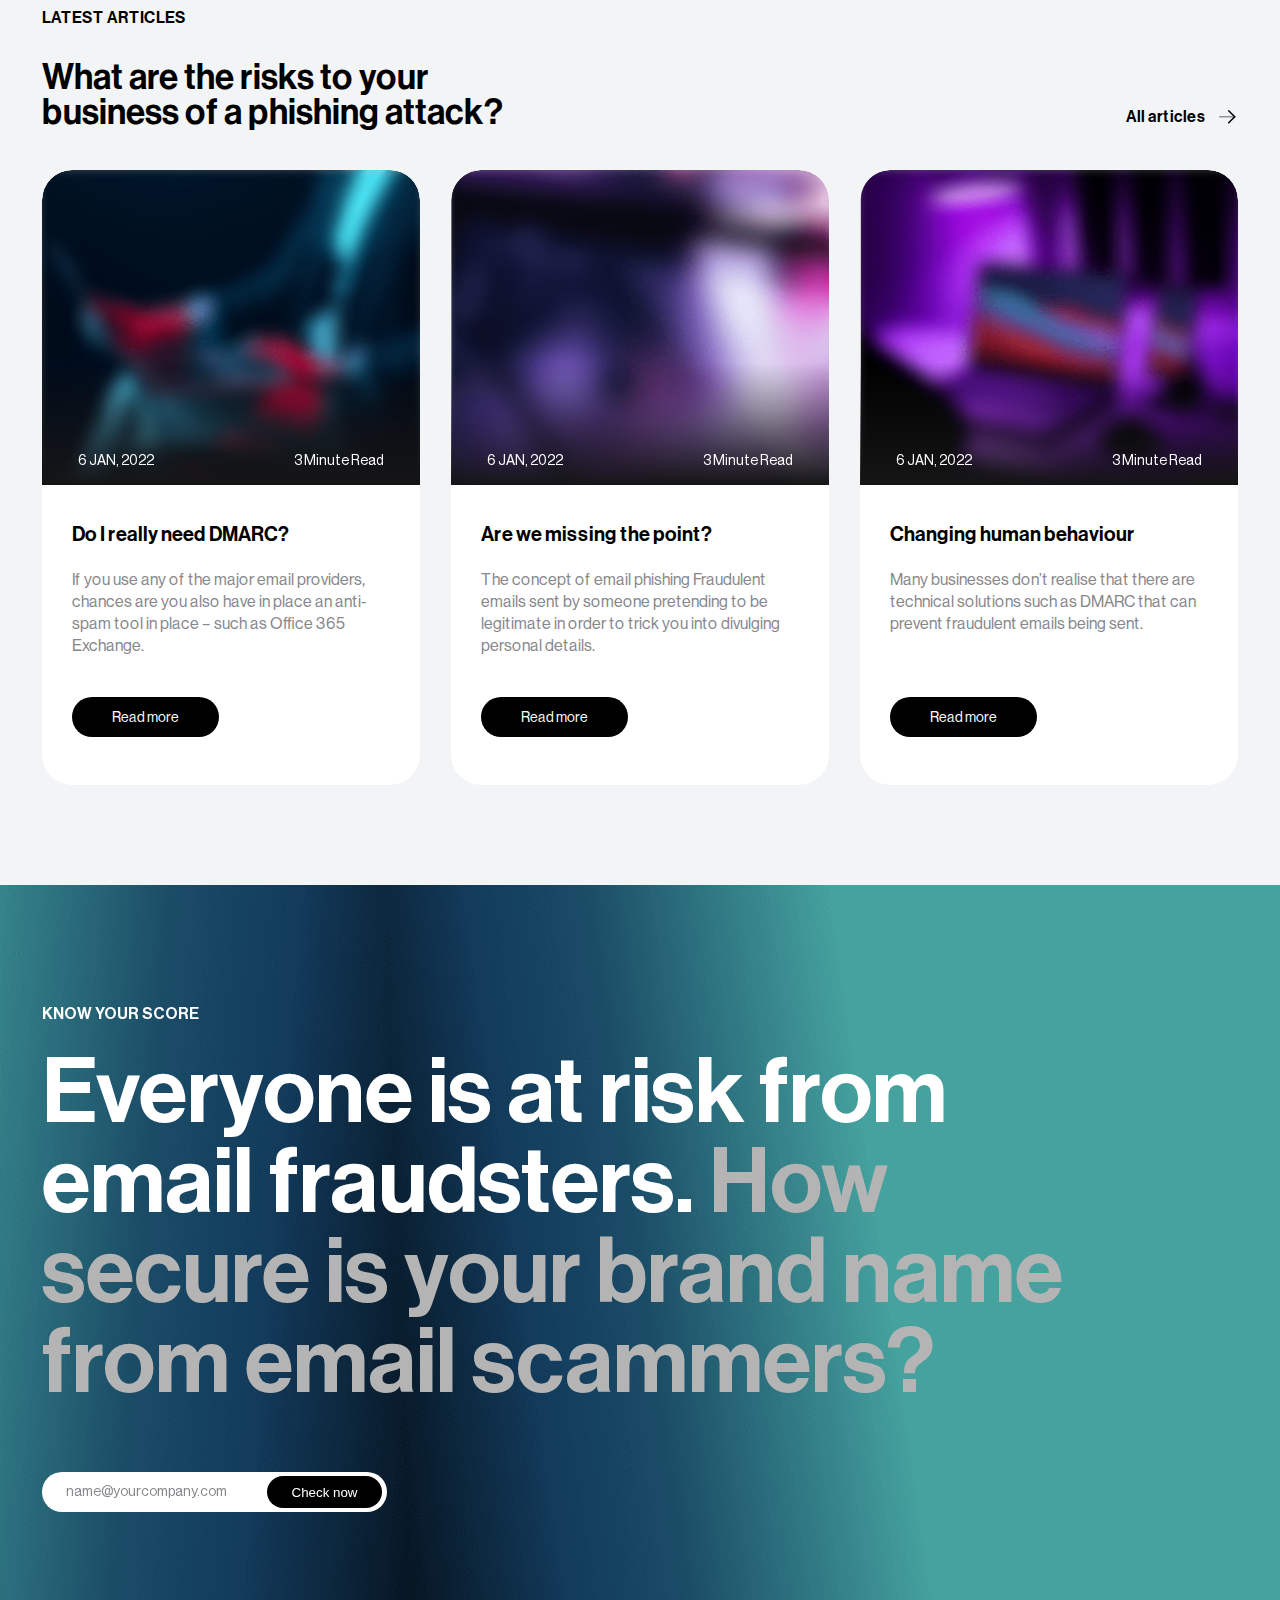
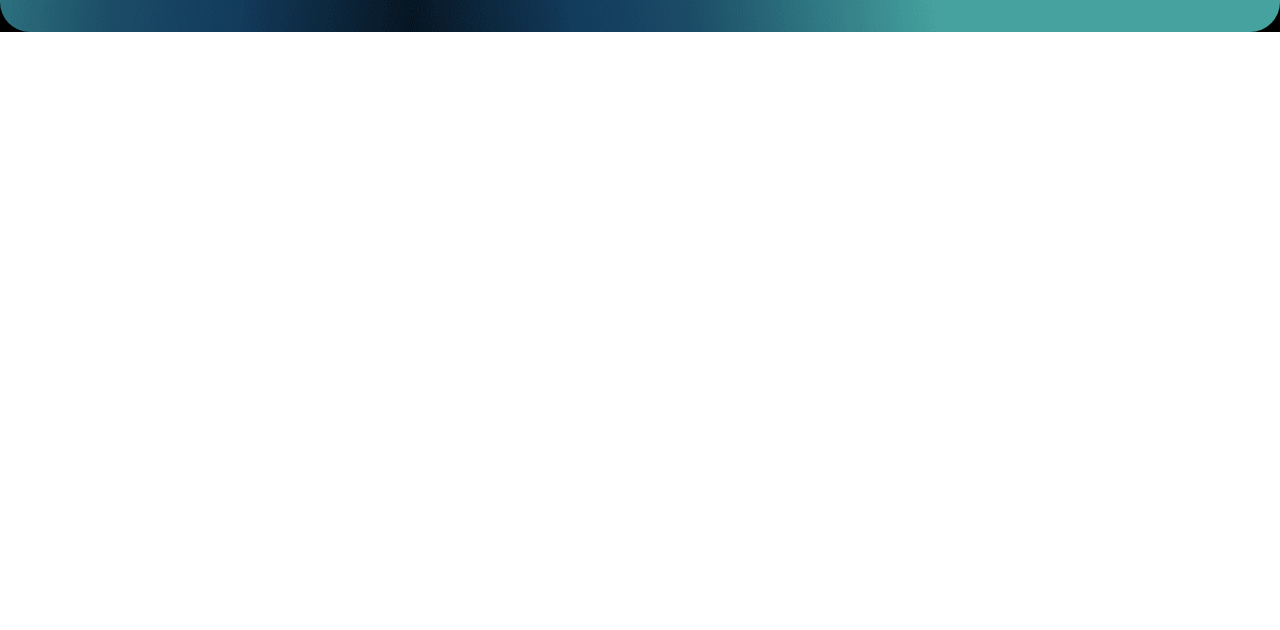
<file: blog-article.html>
<!DOCTYPE html>
<html lang="en">
    <head>
        <meta charset="utf-8">
        <meta name="viewport" content="width=device-width, minimum-scale=1.0, maximum-scale=1.0, initial-scale=1.0, user-scalable=no">
        <meta name="format-detection" content="telephone=no">
        <title>Sendmarc | Blog Article</title>
        <link rel="shortcut icon" type="image/png" href="img/Light.png"/>
        <link type="text/css" rel="stylesheet" href="css/slick-theme.min.css">
        <link type="text/css" rel="stylesheet" href="css/slick.min.css">
        <link type="text/css" rel="stylesheet" href="css/style.css">
    </head>
    <body>
        <main class="main-wrap">
            <!--  Beginning header section   -->
            <header class="main-header-section">
                <div class="common-wrap clear">
                    <div class="header-inner flex-box">
                        <div class="logo-wrap flex-box">
                            <div class="main-logo">
                                <a href="index.html" class="logo">
                                <img src="svgs/main-Logo-Dark.svg" alt="main-logo" class="desk">
                                    <img src="svgs/favicon.svg" alt="main-logo" class="mobi">
                                </a>
                            </div>
                            <div class="menu-btn mobi" id="phone-nav">
                                <a href="#">Menu</a>
                                <div class="score-btn mobi">
                                    <a href="#" class="btn small black-bg">Know your score</a>
                                </div>
                            </div>
                        </div>
                        <div class="nav-wrap">
                            <div class="nav-inner">
                                <div class="main-nav white-bg flex-box">
                                    <nav class="nav-menu">
                                        <div class="small-fav flex-box flex-horizontal"><a href="index.html"><img src="svgs/favicon.svg" alt="light"></a></div>
                                        <ul>
                                            <li><a href="final-features.html">Features</a></li>
                                            <li><a href="#">Services</a></li>
                                            <li><a href="#">Pricing</a></li>
                                        </ul>
                                    </nav>
                                    <div class="nav-menu-btn desk">
                                        <div class="menu-btn">
                                            <a href="javascript:void(0)">Menu</a>
                                        </div>
                                        <div class="score-btn">
                                            <a href="#" class="btn small black-bg">Know your score</a>
                                        </div>
                                    </div>
                                </div>
                            </div>
                        </div>
                    </div>
                </div>
            </header>
            <!-- //End header section -->

            <!-- Beginning main content section -->
            <section class="main-content-wrap blog-article">
                
                <section class="blog-article-wrap">
                    <div class="common-wrap clear">
                        <div class="blog-article-title">
                            <h6>Blog ARTICLE</h6>
                            <h1>What are the risks to your business of a phishing attack?</h1>
                            <div class="time-wrap">
                                <span class="jumbo-color">6 JAN,  2022 <dfn>|</dfn> 3 Minute Read</span>
                            </div>
                        </div>
                        <div class="article-wrap">
                            <div class="social-wrap">
                                <ul>
                                    <li><a href="#"><img src="svgs/blog-article/Twitter.svg" alt="twitter"></a></li>
                                    <li><a href="#"><img src="svgs/blog-article/Linkedin.svg" alt="linkedin"></a></li>
                                    <li><a href="#"><img src="svgs/blog-article/msg-box.svg" alt="msg-box"></a></li>
                                </ul>
                            </div>
                            <div class="article-content">
                                <h4>Whether you’re an SME or a large multinational company, the risks of being victim to a phishing attack have never been higher, as criminals and technology become more sophisticated.</h4>

                                <p>In 2018, the McAfee Economic Impact of Cybercrime Report found that the estimated cost of cybercrime was $600 billion. And years before that, phishing defence company Cofense (formerly PhishMe) found that the vast majority of cybercrimes (91%) start with a phish. That makes sense if one thinks of phishing within the world of cybercrime as being akin to cutting the electric fence surrounding a house that is consequently burgled: if that initial defence is breached, an asset is left open to a wide variety of crimes.</p>

                                <p>Given the 2020 context amid the Covid-19 pandemic, data is emerging of how impersonation fraud has increased over the near-worldwide lockdown period, as “threat actors” began taking  advantage global pandemic. Microsoft’s threat intelligence team, for example, <a href="#">reported a global increase in opportunistic phishing attacks</a> since the Covid-19 pandemic began.</p>
                                
                                <p>In this context, it’s becoming increasingly urgent to protect your business against phishing attacks, and ensuring DMARC compliance on your domain is by far the most effective way to do this (read here for why you need DMARC in your business).</p>
                                <div class="article-large-image black-bg">
                                    <figure>
                                        <img src="img/blog-article/black-thumb-1.png" srcset="img/blog-article/black-thumb-1.png 640w, img/blog-article/black-thumb-1.png 1025w, img/blog-article/black-thumb-1.png 1600w" sources="(min-width:1920px)640w, 1025w, 1600w, 100vw" alt="black-thumb">
                                    </figure>
                                </div>
                                <div class="article-small-image-wrap flex-box">
                                    <div class="article-small-image black-bg">
                                        <figure>
                                            <img src="img/blog-article/black-thumb-2.png" srcset="img/blog-article/black-thumb-2.png 640w, img/blog-article/black-thumb-2.png 1025w, img/blog-article/black-thumb-2.png 1600w" sources="(min-width:1920px)640w, 1025w, 1600w, 100vw" alt="black-thumb">
                                        </figure>
                                    </div>
                                    <div class="article-small-image black-bg">
                                        <figure>
                                            <img src="img/blog-article/black-thumb-2.png" srcset="img/blog-article/black-thumb-2.png 640w, img/blog-article/black-thumb-2.png 1025w, img/blog-article/black-thumb-2.png 1600w" sources="(min-width:1920px)640w, 1025w, 1600w, 100vw" alt="black-thumb">
                                        </figure>
                                    </div>
                                </div>
                                <div class="blockquote-wrap">
                                    <blockquote>Sendmarc is helping us make our own domain more reputable within the market, as well as improving our own email delivery and security.</blockquote>
                                    <div class="blockquote-author">
                                        <h6>Riaan Hanekom</h6>
                                        <dfn>OZOW CTO</dfn>
                                    </div>
                                </div>
                                <h3>You’re probably already aware that phishing attacks can result in severe financial consequences. While the financial consequences are enough cause for concern, <span class="jumbo-color">there can also be other long term ramifications to your business:</span></h3>
                                <ul>
                                    <li>
                                        <h6>Brand Damage</h6>
                                        <p>A phishing attack on your domain can result in severe reputational damage to your brand – even though you had nothing to do with the attack. If your company domain is used to send fraudulent phishing emails, victims may associate your domain with the fraud in question. Especially if you’re in a competitive industry, undoing this association can be challenging. Brand is delivering viruses, malware and ransomware to your domain.</p>
                                    </li>
                                    <li>
                                        <h6>Ramifications for executives.</h6>
                                        <p>If you’re an executive in a company who falls victim to such an attack, you may have to go to court, face the media or even lose your job as the person who was responsible for the damage that resulted.</p>
                                    </li>
                                    <li>
                                        <h6>Less room for plausible deniability.</h6>
                                        <p>When phishing first became a threat several years ago, company executives could claim that there was nothing they could have done to prevent such attacks, as they didn’t know the risks. Now that DMARC is fast becoming accepted as a global best practice, where you can see the phishing attacks happening in real time from your email addresses – as an executive you’re compelled to do something about it.</p>
                                    </li>
                                    <li>
                                        <h6>Risks to customers.</h6>
                                        <p>Protecting your domain is not just about your own company security – it’s about protecting your customers’ data too. Should your domain come under threat, there’s a very real chance that your customers could be affected too, which in turn could cause serious damage to your brand. As a corporate citizen, securing your domain is therefore the responsible thing to do.</p>
                                    </li>
                                </ul>
                                <p class="desk">Beyond the financial impacts, it’s clear that the greater reputational implications on your business – and you as an executive – make the threat of a phishing attack even more serious. And while this threat is increasing, especially amid the Covid-19 pandemic, DMARC compliance means that you can take action now to avoid being at risk.</p>

                                <p class="desk">A provider such as Sendmarc can help get your domain DMARC compliant and help you monitor the activity on your domain – and it’s not difficult or expensive to implement either. Want to know more? Chat to us today.</p>
                            </div>
                            <div class="social-wrap social-bottom  mobi">
                                <ul>
                                    <li><a href="#"><img src="svgs/blog-article/Twitter.svg" alt="twitter"></a></li>
                                    <li><a href="#"><img src="svgs/blog-article/Linkedin.svg" alt="linkedin"></a></li>
                                    <li><a href="#"><img src="svgs/blog-article/msg-box.svg" alt="msg-box"></a></li>
                                </ul>
                            </div>
                        </div>
                    </div>
                </section>

                <section class="blog-cards-wrap">
                    <div class="common-wrap clear">
                        <div class="blog-cards-inner">
                            <div class="blog-cards-heading">
                                <h6>Latest Articles</h6>
                                <h3>What are the risks to your business of a phishing attack?</h3>
                            </div>
                            <div class="more-articles">
                                <a href="#" class="black-arrow-btn">All articles</a>
                            </div>
                            <div class="blog-cards-item-wrap blog-cards-light">
                                <div class="blog-cards-item">
                                    <div class="blog-cards-thumb">
                                        <div class="mask aspect-1-3">
                                            <div class="image-container">
                                                <figure>
                                                    <img src="img/blog-article/Blurred-Image@2x.png" srcset="img/blog-article/Blurred-Image.png 640w, img/blog-article/Blurred-Image@2x.png 1025w, img/blog-article/Blurred-Image@3x.png 1600w" sources="(min-width:1920px)640w, 1025w, 1600w, 100vw" alt="blog-cards-thumb">
                                                </figure>
                                            </div>
                                        </div>
                                        <div class="blog-cards-thumb-content">
                                            <em class="white-color flex-box">6 JAN,  2022 <dfn>3 Minute Read</dfn></em>
                                        </div>
                                    </div>
                                    <div class="blog-cards-content-wrap white-bg">
                                        <div class="blog-cards-content">
                                            <h4 class="black-color">Do I really need DMARC?</h4>
                                            <p>If you use any of the major email providers, chances are you also have in place an anti-spam tool in place – such as Office 365 Exchange.</p>
                                        </div>
                                        <div class="blog-cards-content-btn">
                                            <a href="#" class="btn black-bg white-color" tabindex="0">Read more</a>
                                        </div>
                                    </div>
                                </div>
                                <div class="blog-cards-item">
                                    <div class="blog-cards-thumb">
                                        <div class="mask aspect-1-3">
                                            <div class="image-container">
                                                <figure>
                                                    <img src="img/blog-article/Blurred-Image-2@2x.png" srcset="img/blog-article/Blurred-Image-2.png 640w, img/blog-article/Blurred-Image-2@2x.png 1025w, img/blog-article/Blurred-Image-2@3x.png 1600w" sources="(min-width:1920px)640w, 1025w, 1600w, 100vw" alt="blog-cards-thumb">
                                                </figure>
                                            </div>
                                        </div>
                                        <div class="blog-cards-thumb-content">
                                            <em class="white-color flex-box">6 JAN,  2022 <dfn>3 Minute Read</dfn></em>
                                        </div>
                                    </div>
                                    <div class="blog-cards-content-wrap white-bg">
                                        <div class="blog-cards-content">
                                            <h4 class="black-color">Are we missing the point?</h4>
                                            <p>The concept of email phishing Fraudulent emails sent by someone pretending to be legitimate in order to trick you into divulging personal details.</p>
                                        </div>
                                        <div class="blog-cards-content-btn">
                                            <a href="#" class="btn black-bg white-color" tabindex="0">Read more</a>
                                        </div>
                                    </div>
                                </div>
                                <div class="blog-cards-item">
                                    <div class="blog-cards-thumb">
                                        <div class="mask aspect-1-3">
                                            <div class="image-container">
                                                <figure>
                                                    <img src="img/blog-article/Blurred-Image-3@2x.png" srcset="img/blog-article/Blurred-Image-3.png 640w, img/blog-article/Blurred-Image-3@2x.png 1025w, img/blog-article/Blurred-Image-3@3x.png 1600w" sources="(min-width:1920px)640w, 1025w, 1600w, 100vw" alt="blog-cards-thumb">
                                                </figure>
                                            </div>
                                        </div>
                                        <div class="blog-cards-thumb-content">
                                            <em class="white-color flex-box">6 JAN,  2022 <dfn>3 Minute Read</dfn></em>
                                        </div>
                                    </div>
                                    <div class="blog-cards-content-wrap white-bg">
                                        <div class="blog-cards-content">
                                            <h4 class="black-color">Changing human behaviour</h4>
                                            <p>Many businesses don’t realise that there are technical solutions such as DMARC that can prevent fraudulent emails being sent.</p>
                                        </div>
                                        <div class="blog-cards-content-btn">
                                            <a href="#" class="btn black-bg white-color" tabindex="0">Read more</a>
                                        </div>
                                    </div>
                                </div>
                            </div>
                        </div>
                    </div>
                </section>

                <section class="scammer-wrap">
                    <div class="scammer-bg">
                        <figure>
                            <source media="(min-width: 768px)" srcset="img/img/Gradient-Bg@2x.jpg" sizes="100vw">
                            <source media="(max-width: 767px)" srcset="img/img/gradient-bg@3x.png" sizes="100vw">
                            <img src="img/Gradient-Bg@2x.jpg" srcset="img/gradient-bg@3x.png, img/Gradient-Bg@2x.jpg" sizes="100vw" alt="case-study-card-thumb">
                        </figure>
                    </div>
                    <div class="common-wrap clear">
                        <div class="scammer-inner">
                            <div class="scammer-heading">
                                <h6>Know your score</h6>
                                <h2>Everyone is at risk from email fraudsters. <em class="jumbo-color">How secure is your
                                        brand name from email scammers?</em></h2>
                            </div>
                            <div class="scammer-form-wrap">
                                <form action="#" method="post">
                                    <div class="input-row">
                                        <input type="email" placeholder="name@yourcompany.com">
                                    </div>
                                    <div class="input-submit">
                                        <input type="submit" value="Check now">
                                    </div>
                                </form>
                            </div>
                        </div>
                    </div>
                </section>

            </section>
            <!-- //End main content section -->

            <!-- Beginning footer section-->
            <footer class="main-footer-section black-bg">
                <div class="common-wrap clear footer-inner">
                    <div class="footer-innar flex">
                        <div class="footer-logo flex-box">
                            <a href="index.html"><img src="svgs/main-logo.svg" alt="footer-logo"></a>
                        </div>
                        <div class="footer-wiget-wrap flex-box">
                            <div class="footer-widget footer-widget-big">
                                <h5>How secure is your brand name from <em>email scammers? </em></h5>
                                <form action="#">
                                    <div class="footer-widget-input-row-wrap flex-box">
                                        <div class="footer-widget-input-row">
                                            <input type="email" placeholder="name@yourcompany.com">
                                        </div>
                                        <div class="footer-widget-input-row footer-widget-input-row-submit">
                                            <input type="submit" value="Check now">
                                        </div>
                                    </div>
                                </form>
                                <div class="social-icon-wrap desk">
                                    <ul>
                                        <li><a href="#"><img src="svgs/Linkedin.svg" alt="linkdin"></a></li>
                                        <li><a href="#"><img src="svgs/Twitter.svg" alt="twitter"></a></li>
                                        <li><a href="#"><img src="svgs/Youtube.svg" alt="youtube"></a></li>
                                        
                                    </ul>
                                </div>
                            </div>
                            <div class="footer-widget">
                                <h6>Menu</h6>
                                <ul>
                                    <li><a href="#">Product</a></li>
                                    <li><a href="#">Pricing</a></li>
                                    <li><a href="#">Partners</a></li>
                                    <li><a href="#">About</a></li>
                                </ul>
                            </div>
                            <div class="footer-widget">
                                <h6>Support</h6>
                                <ul>
                                    <li><a href="#">Analyse Domain</a></li>
                                    <li><a href="#">DNS Tools</a></li>
                                    <li><a href="#">FAQ</a></li>
                                    <li><a href="#">Contact</a></li>
                                </ul>
                            </div>
                            <div class="social-icon-wrap mobi">
                                <ul>
                                    <li><a href="#"><img src="svgs/Twitter.svg" alt="twitter"></a></li>
                                    <li><a href="#"><img src="svgs/Youtube.svg" alt="youtube"></a></li>
                                    <li><a href="#"><img src="svgs/Linkedin.svg" alt="linkdin"></a></li>
                                </ul>
                            </div>
                        </div>
                        <div class="footer-bottom flex-box">
                            <div class="footer-copyright flex-box">
                                <p>Copyright © Sendmarc</p>
                                <p>Website by Dash Digital®</p>
                            </div>
                            <div class="footer-nav">
                                <ul>
                                    <li><a href="#">Privacy Policy</a></li>
                                    <li><a href="#">Terms of Service</a></li>
                                </ul>
                            </div>
                        </div>
                    </div>
                </div>
            </footer>
            <!-- //End main footer section -->
        </main>

        <script type="text/javascript" src="js/jquery-3.5.1.min.js"></script>
        <script type="text/javascript" src="js/slick.min.js"></script>
        <script type="text/javascript" src="js/headroom.js"></script>
        <script type="text/javascript" src="js/ScrollTrigger.min.js"></script>
        <script type="text/javascript" src="js/gsap.min.js"></script>
        <script type="text/javascript" src="js/jquery.marquee.min.js"></script>
        <script type="text/javascript" src="js/typed.min.js"></script>
        <script type="text/javascript" src="js/common-scripts.js" defer></script>
    </body>
</html>
</file>
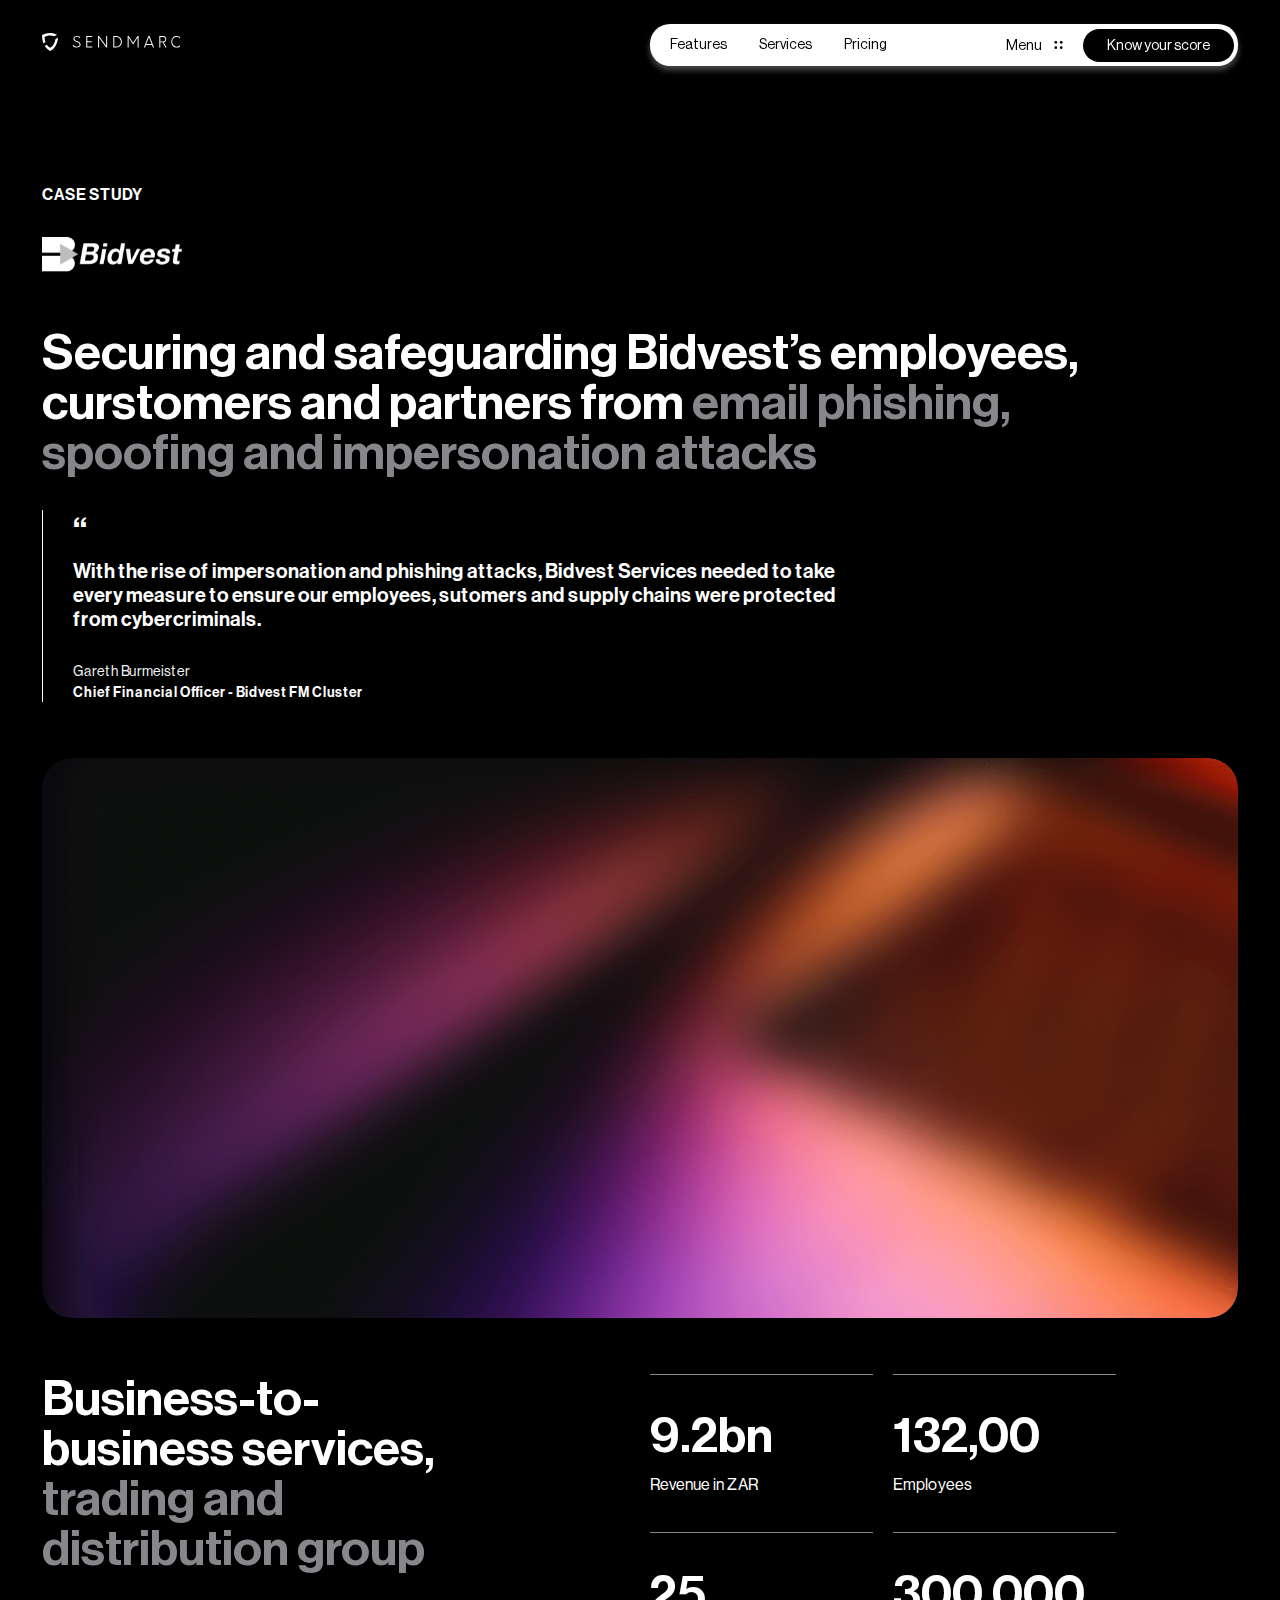
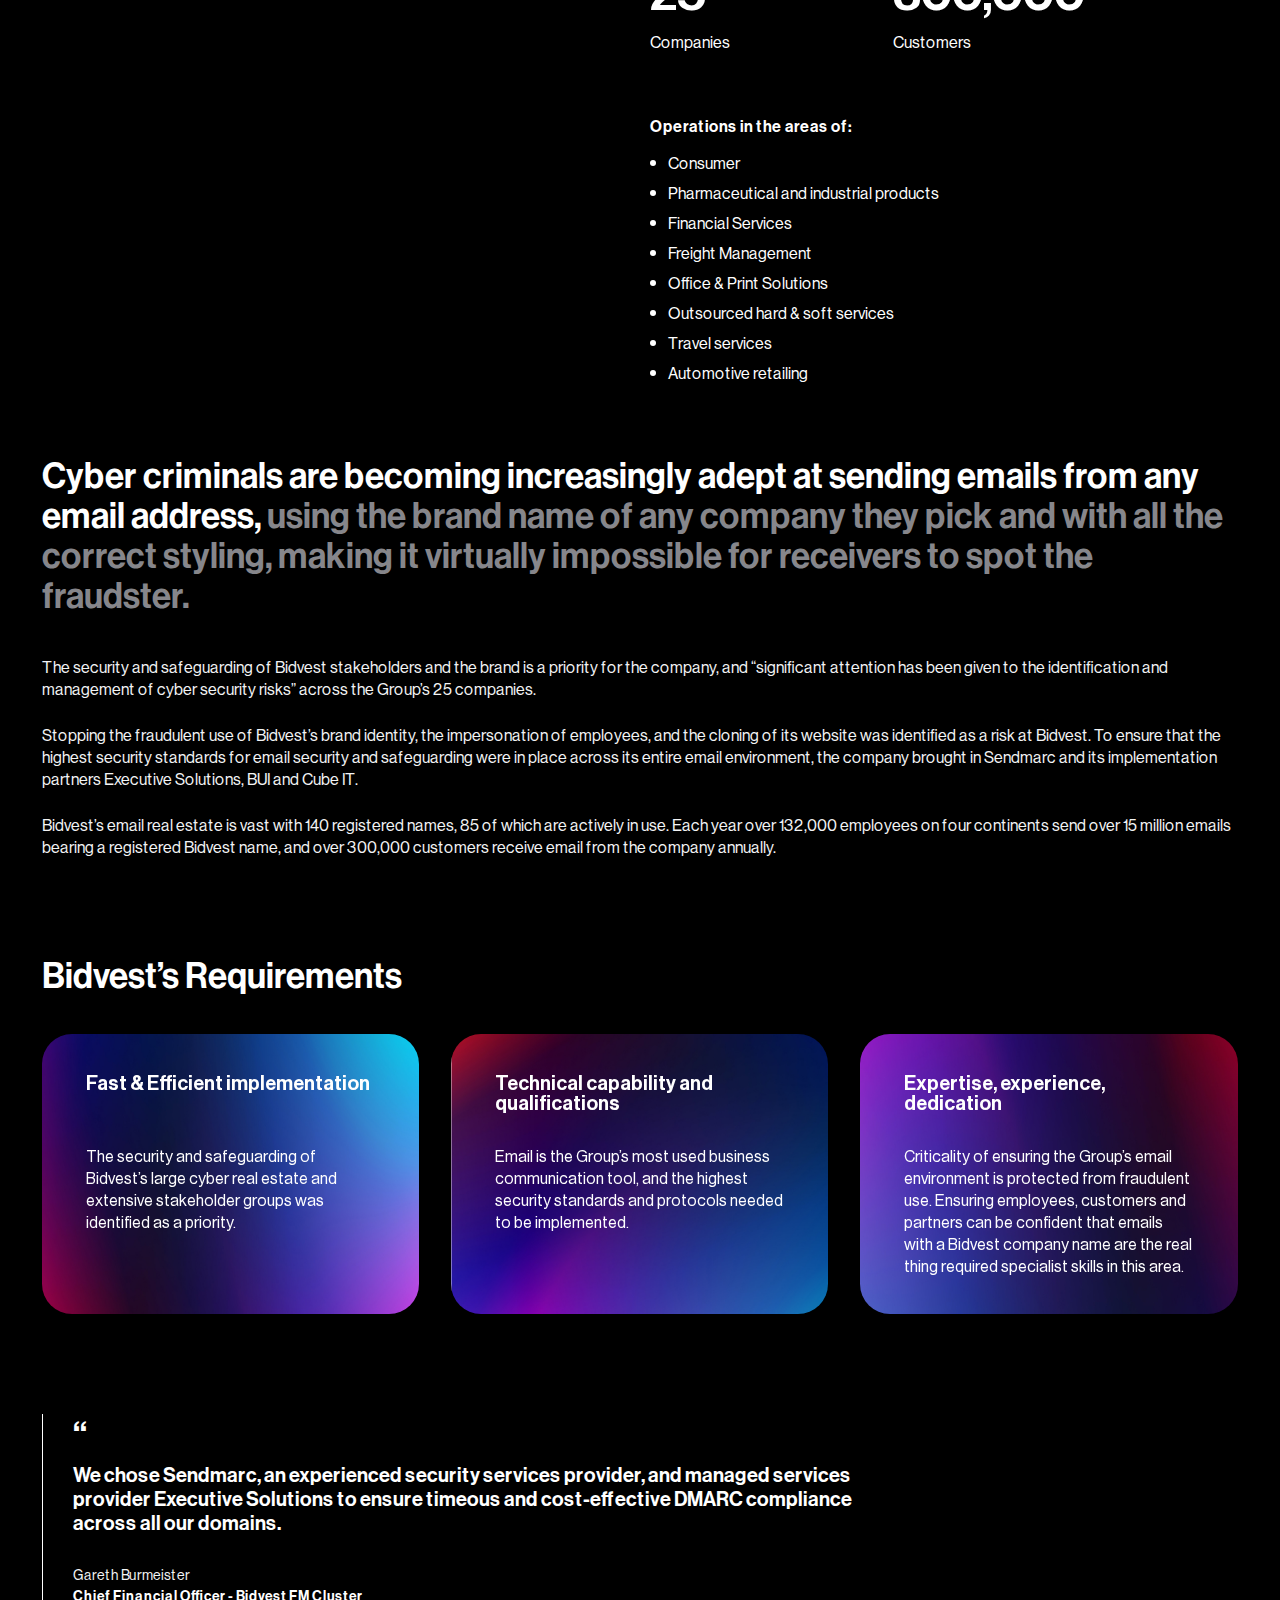
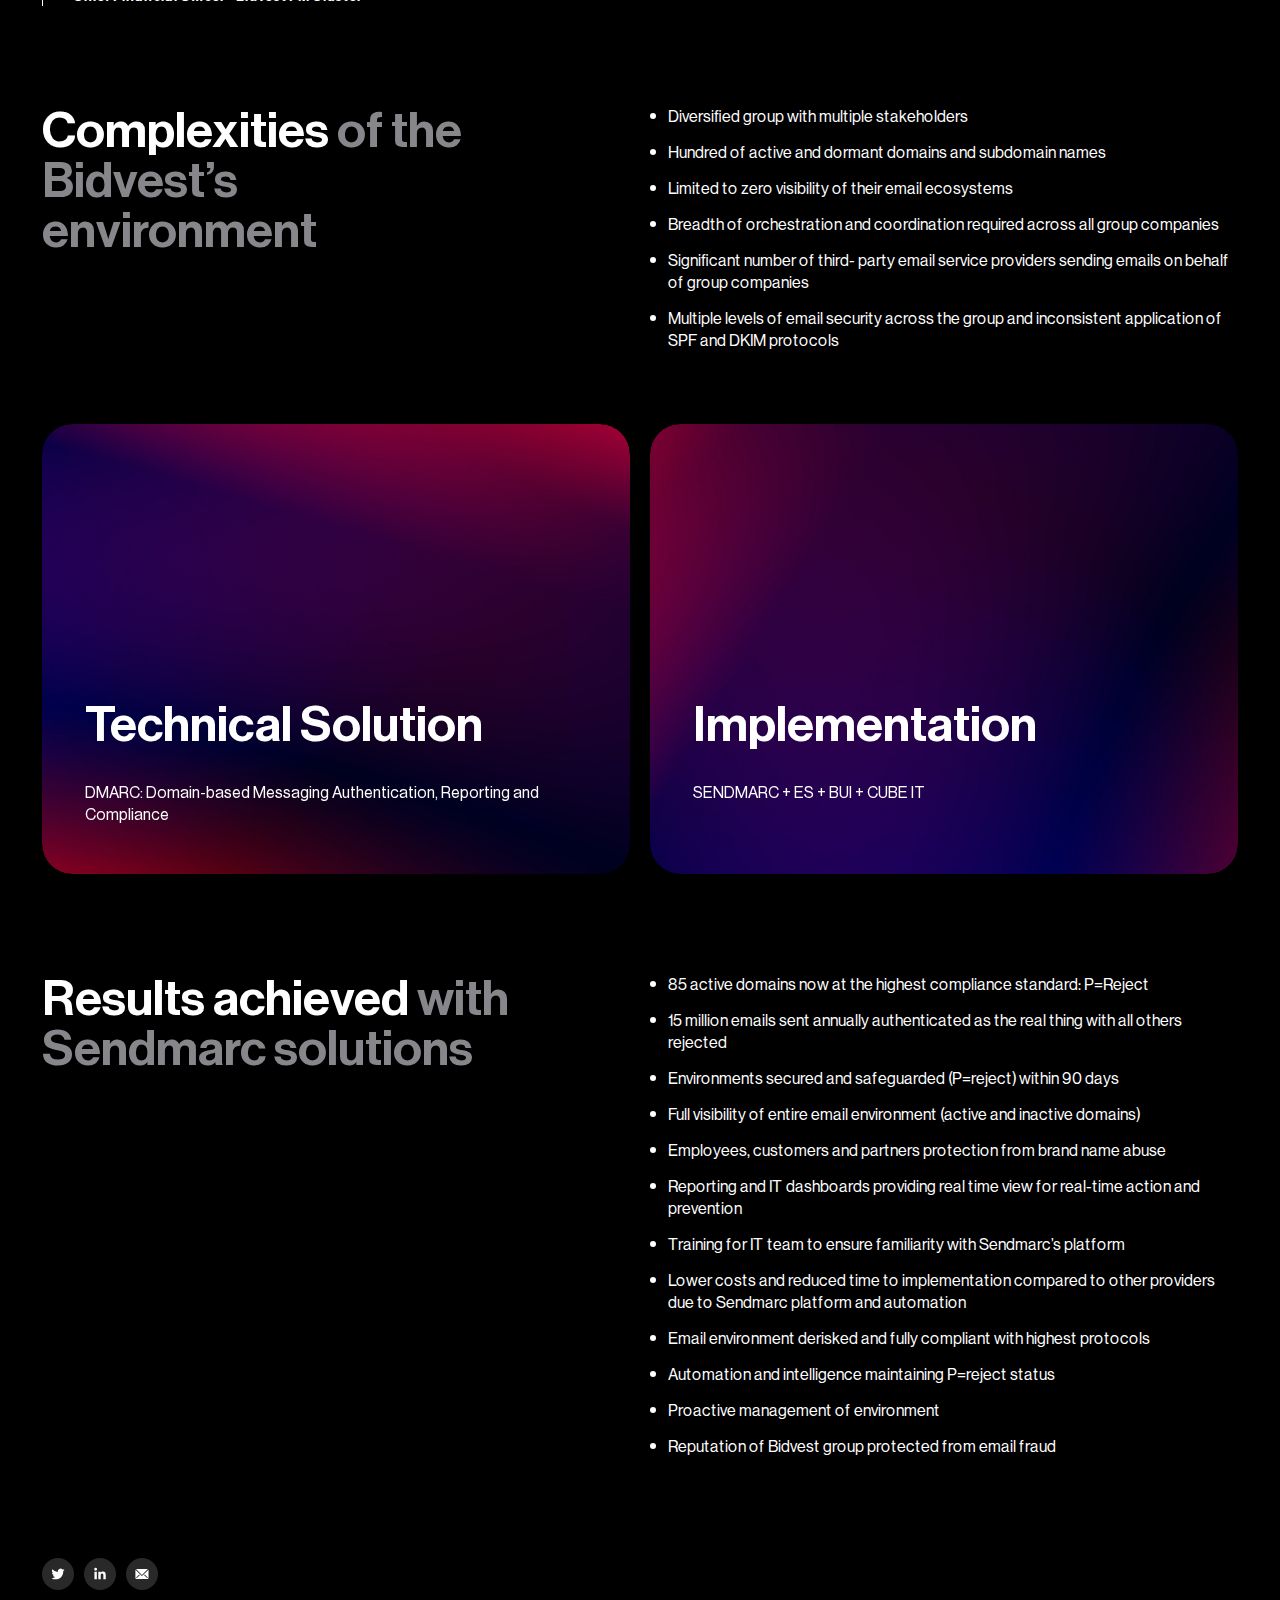
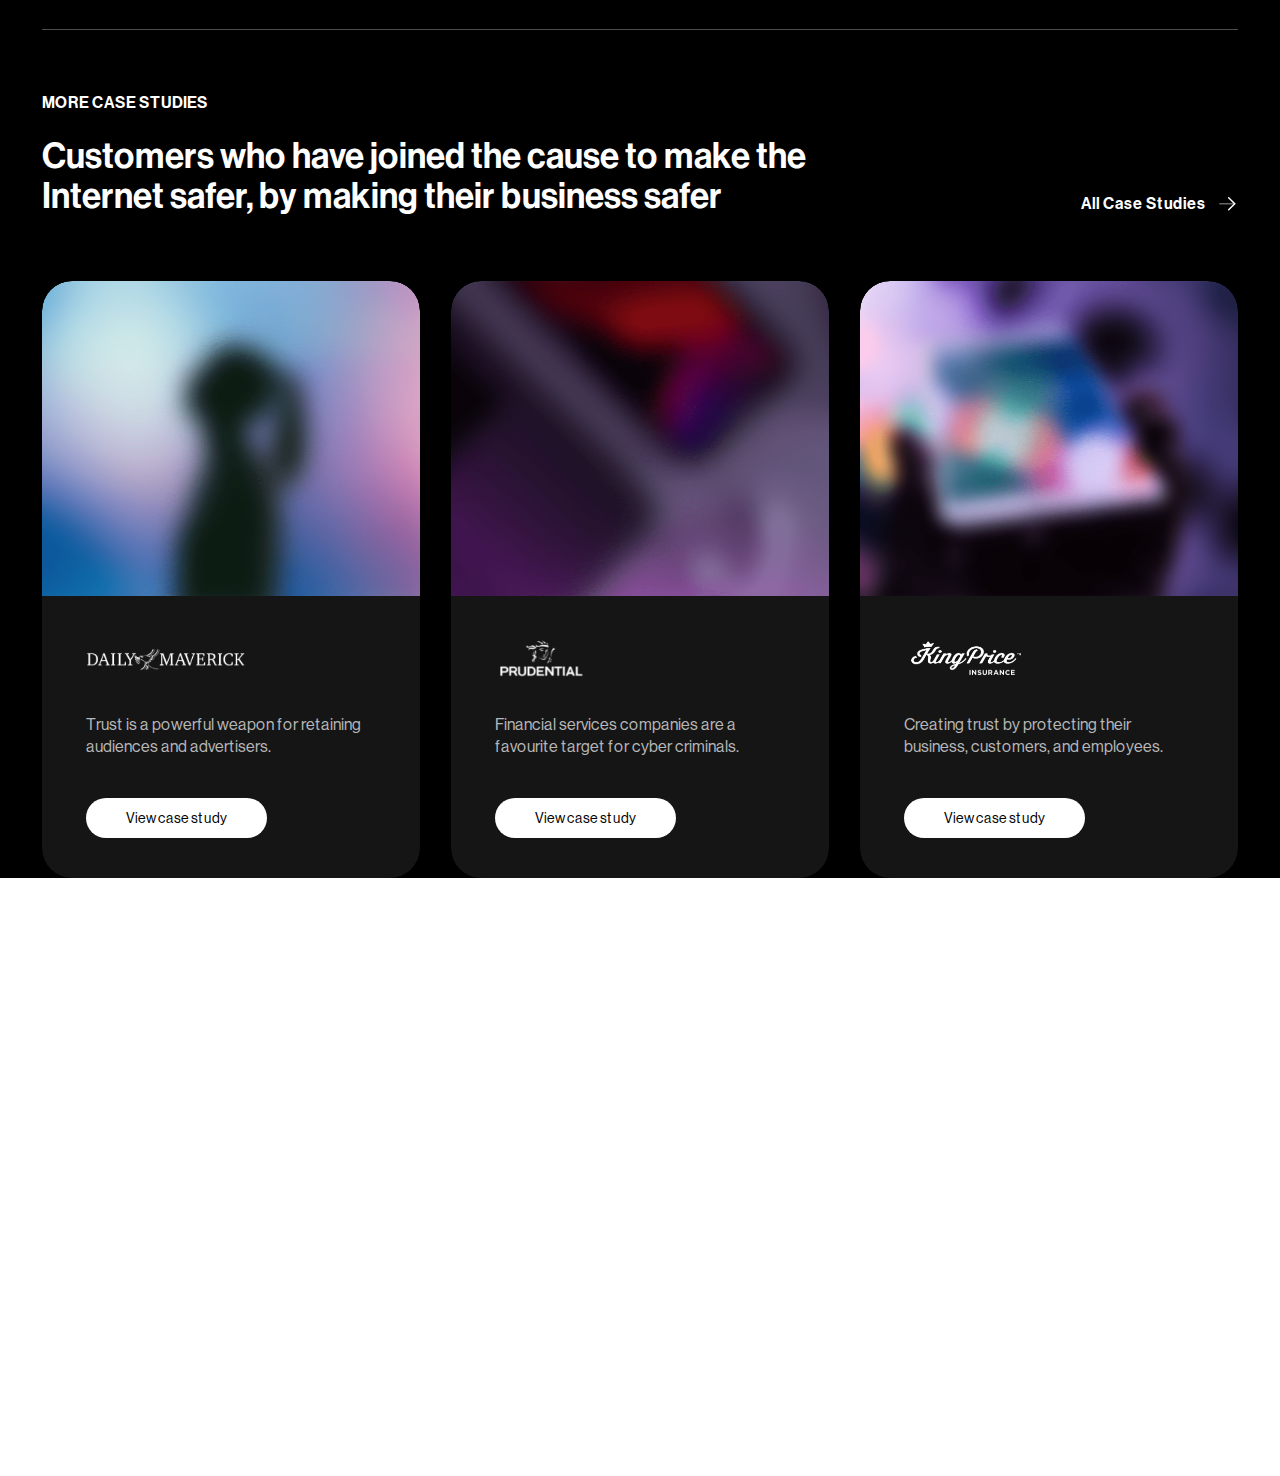
<file: case-study.html>
<!DOCTYPE html>
<html lang="en">
    <head>
        <meta charset="utf-8">
        <meta name="viewport" content="width=device-width, minimum-scale=1.0, maximum-scale=1.0, initial-scale=1.0, user-scalable=no">
        <meta name="format-detection" content="telephone=no">
        <title>Sendmarc | Case Study</title>
        <link rel="shortcut icon" type="image/png" href="img/Light.png"/>
        <link type="text/css" rel="stylesheet" href="css/slick-theme.min.css">
        <link type="text/css" rel="stylesheet" href="css/slick.min.css">
        <link type="text/css" rel="stylesheet" href="css/style.css">
    </head>
    <body>
        <main class="main-wrap">
            <!--  Beginning header section   -->
            <header class="main-header-section">
                <div class="common-wrap clear">
                    <div class="header-inner flex-box">
                        <div class="logo-wrap flex-box">
                            <div class="main-logo">
                                <a href="index.html" class="logo">
                                <img src="svgs/main-logo.svg" alt="main-logo" class="desk">
                                    <img src="svgs/favicon.svg" alt="main-logo" class="mobi">
                                </a>
                            </div>
                            <div class="menu-btn mobi" id="phone-nav">
                                <a href="#">Menu</a>
                                <div class="score-btn mobi">
                                    <a href="#" class="btn small black-bg">Know your score</a>
                                </div>
                            </div>
                        </div>
                        <div class="nav-wrap">
                            <div class="nav-inner">
                                <div class="main-nav white-bg flex-box">
                                    <nav class="nav-menu">
                                        <div class="small-fav flex-box flex-horizontal"><a href="index.html"><img src="svgs/favicon.svg" alt="light"></a></div>
                                        <ul>
                                            <li><a href="final-features.html">Features</a></li>
                                            <li><a href="#">Services</a></li>
                                            <li><a href="#">Pricing</a></li>
                                        </ul>
                                    </nav>
                                    <div class="nav-menu-btn desk">
                                        <div class="menu-btn">
                                            <a href="javascript:void(0)">Menu</a>
                                        </div>
                                        <div class="score-btn">
                                            <a href="#" class="btn small black-bg">Know your score</a>
                                        </div>
                                    </div>
                                </div>
                            </div>
                        </div>
                    </div>
                </div>
            </header>
            <!-- //End header section -->
            
            <!-- Beginning main content section -->
            <section class="main-content-wrap case-study">

                <section class="case-study-wrap">
                    <div class="common-wrap clear">
                        <div class="case-study-inner">
                            <div class="case-heading-wrap">
                                <div class="case-heading-logo">
                                    <h6 class="white-color">Case Study</h6>
                                    <a href="#"><img src="img/case-study/logo-blocks-6@2x.png" alt=""></a>
                                </div>
                                <h2 class="white-color desktop-text">Securing and safeguarding Bidvest’s employees, curstomers and partners from <em class="jumbo-color">email phishing, spoofing and impersonation attacks</em></h2>
                                <h2 class="white-color mobile-text">Securing and safeguarding Bidvest’s employees, curstomers <br> and partners from <em class="jumbo-color">email <br> phishing, spoofing and <br>impersonation attacks</em></h2>
                            </div>
                            <div class="blockquote-wrap">
                                <blockquote class="white-color">With the rise of impersonation and phishing attacks, Bidvest Services needed to take every measure to ensure our employees, sutomers and supply chains were protected from cybercriminals.</blockquote>
                                <div class="blockquote-author">
                                    <h6 class="porcelain-color">Gareth Burmeister</h6>
                                    <dfn class="white-color">Chief Financial Officer - Bidvest FM Cluster</dfn>
                                </div>
                            </div>
                        </div>
                        <div class="case-study-img-break">
                            <picture>
                                <source media="(min-width: 768px)" srcset="img/case-study/Img@2x.png" sizes="100vw">
                                <source media="(max-width: 767px)" srcset="img/case-study/Img-mobile@2x.png" sizes="100vw">
                                <img src="img/case-study/Img@2x.png" srcset="img/Home-Bg-Mobile@2x.jpg, img/case-study/Img@2x.png, img/case-study/Img-mobile@2x.png, img/case-study/Img@2x.png" sizes="100vw" alt="hero-bg">
                            </picture>
                        </div>
                    </div>
                </section>
                <section class="btb-services-wrap">
                    <div class="common-wrap clear">
                        <div class="btb-services-inner">
                            <div class="btb-services-common">
                                <div class="stats-component-content">
                                    <h2 class="white-color desktop-text">Business-to-<br>business services,<br><em class="jumbo-color">trading and <br>distribution group</em></h2>
                                    <h2 class="white-color mobile-text">Business-to- business services,<em class="jumbo-color">trading and <br> distribution group</em></h2>
                                </div>
                                <div class="stats-wrap">
                                    <div class="stats-component-item-wrap">
                                        <div class="stats-component-item">
                                            <h2 class="white-color">9.2bn</h2>
                                            <p class="white-color">Revenue in ZAR</p>
                                        </div>
                                        <div class="stats-component-item">
                                            <h2 class="white-color">132,00</h2>
                                            <p class="white-color">Employees</p>
                                        </div>
                                        <div class="stats-component-item">
                                            <h2 class="white-color">25</h2>
                                            <p class="white-color">Companies</p>
                                        </div>
                                        <div class="stats-component-item">
                                            <h2 class="white-color">300,000</h2>
                                            <p class="white-color">Customers</p>
                                        </div>
                                    </div>
                                    <div class="list-wrap fast-list">
                                        <h6 class="white-color">Operations in the areas of:</h6>
                                        <ul>
                                            <li>Consumer</li>
                                            <li>Pharmaceutical and industrial products</li>
                                            <li>Financial Services</li>
                                            <li>Freight Management</li>
                                            <li>Office &amp;  Print Solutions</li>
                                            <li>Outsourced hard &amp; soft services</li>
                                            <li>Travel services</li>
                                            <li>Automotive retailing</li>
                                        </ul>
                                    </div>
                                </div>
                            </div>
                        </div>
                    </div>
                </section>
                <section class="case-study-text-wrap">
                    <div class="common-wrap clear">
                        <div class="case-study-text-inner">
                            <h3 class="white-color desktop-text">Cyber criminals are becoming increasingly adept at sending emails from any email address, <em class="jumbo-color">using the brand name of any company they pick and with all the correct styling, making it virtually impossible for receivers to spot the fraudster.</em></h3>
                            <h3 class="white-color mobile-text">Cyber criminals are becoming increasingly adept at sending emails from any email address, <em class="jumbo-color">using the brand name of any <br>company they pick and with all <br>the correct styling, making it <br>virtually impossible for <br>receivers to spot the fraudster.</em></h3>
                            <p>The security and safeguarding of Bidvest stakeholders and the brand is a priority for the company, and “significant attention has been given to the identification and management of cyber security risks” across the Group’s 25 companies.</p>
                            <p>Stopping the fraudulent use of Bidvest’s brand identity, the impersonation of employees, and the cloning of its website was identified as a risk at Bidvest. To ensure that the highest security standards for email security and safeguarding were in place across its entire email environment, the company brought in Sendmarc and its implementation partners Executive Solutions, BUI and Cube IT.</p>
                            <p>Bidvest’s email real estate is vast with 140 registered names, 85 of which are actively in use. Each year over 132,000 employees on four continents send over 15 million emails bearing a registered Bidvest name, and over 300,000 customers receive email from the company annually.</p>
                        </div>
                    </div>
                </section>
                <section class="grad-cards-wrap">
                    <div class="common-wrap clear">
                        <div class="grad-cards-inner">
                            <div class="grad-cards-heading">
                                <h3 class="white-color">Bidvest’s Requirements</h3>
                            </div>
                            <div class="grad-cards-item-wrap">
                                <div class="grad-cards-item">
                                    <div class="grad-cards-item-bg">
                                        <figure>
                                            <img src="img/case-study/case-grad-card-1@2x.jpg" srcset="img/case-study/case-grad-card-1.jpg 640w, img/case-study/case-grad-card-1@2x.jpg 1025w, img/case-study/case-grad-card-1@3x.jpg 1600w" sources="(min-width:1920px)640w, 1025w, 1600w, 100vw" alt="blog-cards-thumb">
                                        </figure>
                                    </div>
                                    <div class="grad-cards-item-content">
                                        <h4 class="white-color">Fast &amp; Efficient implementation </h4>
                                        <p class="white-color">The security and safeguarding of Bidvest’s large cyber real estate and extensive stakeholder groups was identified as a priority.</p>
                                    </div>
                                </div>
                                <div class="grad-cards-item">
                                    <div class="grad-cards-item-bg">
                                        <figure>
                                            <img src="img/case-study/case-grad-card-2@2x.jpg" srcset="img/case-study/case-grad-card-2.jpg 640w, img/case-study/case-grad-card-2@2x.jpg 1025w, img/case-study/case-grad-card-2@3x.jpg 1600w" sources="(min-width:1920px)640w, 1025w, 1600w, 100vw" alt="blog-cards-thumb">
                                        </figure>
                                    </div>
                                    <div class="grad-cards-item-content">
                                        <h4 class="white-color">Technical capability and qualifications</h4>
                                        <p class="white-color">Email is the Group’s most used business communication tool, and the highest security standards and protocols needed to be implemented.</p>
                                    </div>
                                </div>
                                <div class="grad-cards-item">
                                    <div class="grad-cards-item-bg">
                                        <figure>
                                            <img src="img/case-study/case-grad-card-3@2x.jpg" srcset="img/case-study/case-grad-card-3.jpg 640w, img/case-study/case-grad-card-3@2x.jpg 1025w, img/case-study/case-grad-card-3@3x.jpg 1600w" sources="(min-width:1920px)640w, 1025w, 1600w, 100vw" alt="blog-cards-thumb">
                                        </figure>
                                    </div>
                                    <div class="grad-cards-item-content">
                                        <h4 class="white-color">Expertise, experience, dedication </h4>
                                        <p class="white-color">Criticality of ensuring the Group’s email environment is protected from fraudulent use. Ensuring employees, customers and partners can be confident that emails with a Bidvest company name are the real thing required specialist skills in this area.</p>
                                    </div>
                                </div>
                            </div>
                        </div>
                    </div>
                </section>
                <section class="case-grad-cards-wrap">
                    <div class="common-wrap clear">
                        <div class="case-grad-cards-inner">
                            <div class="blockquote-wrap">
                                <blockquote class="white-color desktop-text">We chose Sendmarc, an experienced security services provider, and managed services provider Executive Solutions to ensure timeous and cost-effective DMARC compliance across all our domains.</blockquote>
                                <blockquote class="white-color mobile-text">With the rise of impersonation and phishing attacks, Bidvest Services needed to take every measure to ensure our employees, sutomers and supply chains were protected from cybercriminals.</blockquote>

                                <div class="blockquote-author">
                                    <h6 class="porcelain-color">Gareth Burmeister</h6>
                                    <dfn class="white-color">Chief Financial Officer - Bidvest FM Cluster</dfn>
                                </div>
                            </div>
                            <div class="btb-services-common">
                                <div class="stats-component-content">
                                    <h2 class="white-color desktop-text">Complexities <em class="jumbo-color">of the Bidvest’s<br> environment</em></h2>
                                    <h2 class="white-color mobile-text">Complexities<em class="jumbo-color"> of the <br> Bidvest’s environment</em></h2>
                                </div>
                                <div class="stats-wrap">
                                    <div class="list-wrap">
                                        <ul>
                                            <li>Diversified group with multiple stakeholders</li>
                                            <li>Hundred of active and dormant domains and subdomain names</li>
                                            <li>Limited to zero visibility of their email ecosystems </li>
                                            <li>Breadth of orchestration and coordination required across all group companies</li>
                                            <li>Significant number of third- party email service providers sending emails on behalf of group companies</li>
                                            <li>Multiple levels of email security across the group and inconsistent application of SPF and DKIM protocols</li>
                                        </ul>
                                    </div>
                                </div>
                            </div>
                            <div class="case-grad-cards-item-wrap">
                                <div class="fifty-card increased-brand-trust">
                                    <div class="fifty-card-bg">
                                        <figure>
                                            <img src="img/case-study/case-grad-cards-1@2x.jpg" srcset="img/Case-studyMobile@2x-1.jpg 640w, img/case-study/case-grad-cards-1@2x.jpg 1025w, img/case-study/case-grad-cards-1@3x.jpg 1600w" sources="(min-width:1920px)640w, 1025w, 1600w, 100vw" alt="blog-cards-thumb">
                                        </figure>
                                    </div>
                                    <div class="fifty-card-content">
                                        <div class="card-content-bottom">
                                            <h2 class="white-color">Technical Solution</h2>
                                            <p class="white-color">DMARC: Domain-based Messaging Authentication, Reporting and Compliance</p>
                                        </div>
                                    </div>
                                </div>
                                <div class="fifty-card increased-brand-trust">
                                    <div class="fifty-card-bg">
                                        <figure>
                                            <img src="img/case-study/case-grad-cards-2@2x.jpg" srcset="img/Case-studyMobile@2x-1.jpg 640w, img/case-study/case-grad-cards-2@2x.jpg 1025w, img/case-study/case-grad-cards-2@3x.jpg 1600w" sources="(min-width:1920px)640w, 1025w, 1600w, 100vw" alt="blog-cards-thumb">
                                        </figure>
                                    </div>
                                    <div class="fifty-card-content">
                                        <div class="card-content-bottom">
                                            <h2 class="white-color">Implementation</h2>
                                            <p class="white-color">SENDMARC + ES + BUI + CUBE IT</p>
                                        </div>
                                    </div>
                                </div>
                            </div>
                            <div class="btb-services-common">
                                <div class="stats-component-content">
                                    <h2 class="white-color desktop-text">Results achieved<em class="jumbo-color"> with Sendmarc solutions</em></h2>
                                    <h2 class="white-color mobile-text">Results achieved<em class="jumbo-color"> with <br>Sendmarc solutions</em></h2>
                                </div>
                                <div class="stats-wrap">
                                    <div class="list-wrap">
                                        <ul>
                                            <li>85 active domains now at the highest compliance standard: P=Reject</li>
                                            <li>15 million emails sent annually authenticated as the real thing with all others rejected</li>
                                            <li>Environments secured and safeguarded (P=reject) within 90 days</li>
                                            <li>Full visibility of entire email environment (active and inactive domains)</li>
                                            <li>Employees, customers and partners protection from brand name abuse</li>
                                            <li>Reporting and IT dashboards providing real time view for real-time action and prevention</li>
                                            <li>Training for IT team to ensure familiarity with Sendmarc’s platform</li>
                                            <li>Lower costs and reduced time to implementation compared to other providers due to Sendmarc platform and automation</li>
                                            <li>Email environment derisked and fully compliant with highest protocols</li>
                                            <li>Automation and intelligence maintaining P=reject status</li>
                                            <li>Proactive management of environment</li>
                                            <li>Reputation of Bidvest group protected from email fraud</li>
                                        </ul>
                                    </div>
                                </div>
                            </div>
                            <div class="case-study-social">
                                <ul>
                                    <li><a href="#"><img src="svgs/case-study/Twitter.svg" alt="twitter"></a></li>
                                    <li><a href="#"><img src="svgs/case-study/Linkedin.svg" alt="linkedin"></a></li>
                                    <li><a href="#"><img src="svgs/case-study/clarity_email-solid.svg" alt="email"></a></li>
                                </ul>
                            </div>
                        </div>
                    </div>
                </section>
                <section class="blog-cards-wrap more-case">
                    <div class="common-wrap clear">
                        <div class="blog-cards-inner">
                            <div class="blog-cards-heading">
                                <h6 class="white-color">More case studies</h6>
                                <h3 class="white-color">Customers who have joined the cause to make the Internet safer, by making their business safer</h3>
                            </div>
                            <div class="more-articles">
                                <a href="#" class="black-arrow-btn">All Case Studies</a>
                            </div>
                            <div class="blog-cards-item-wrap blog-cards-light">
                                <div class="blog-cards-item">
                                    <div class="blog-cards-thumb">
                                        <div class="mask aspect-1-3">
                                            <div class="image-container">
                                                <figure>
                                                    <img src="img/case-study/img-1@2x.png" srcset="img/case-study/img-1.png 640w, img/case-study/img-1@2x.png 1025w, img/case-study/img-1@3x.png 1600w" sources="(min-width:1920px)640w, 1025w, 1600w, 100vw" alt="blog-cards-thumb">
                                                </figure>
                                            </div>
                                        </div>
                                    </div>
                                    <div class="blog-cards-content-wrap woodsmoke-bg">
                                        <div class="blog-cards-content w-161">
                                            <a href="#"><img src="img/Daily-Maverick.png" alt=""></a>
                                            <p>Trust is a powerful weapon for retaining audiences and advertisers.</p>
                                        </div>
                                        <div class="blog-cards-content-btn">
                                            <a href="#" class="btn black-bg black-color" tabindex="0">View case study</a>
                                        </div>
                                    </div>
                                </div>
                                <div class="blog-cards-item">
                                    <div class="blog-cards-thumb">
                                        <div class="mask aspect-1-3">
                                            <div class="image-container w-160 ">
                                                <figure>
                                                    <img src="img/case-study/img-3@2x.png" srcset="img/case-study/img-3.png 640w, img/case-study/img-3@2x.png 1025w, img/case-study/img-3@3x.png 1600w" sources="(min-width:1920px)640w, 1025w, 1600w, 100vw" alt="blog-cards-thumb">
                                                </figure>
                                            </div>
                                        </div>
                                    </div>
                                    <div class="blog-cards-content-wrap woodsmoke-bg">
                                        <div class="blog-cards-content w-83 ">
                                            <a href="#"><img src="img/Prudential.png" alt=""></a>
                                            <p>Financial services companies are a favourite target for cyber criminals.</p>
                                        </div>
                                        <div class="blog-cards-content-btn">
                                            <a href="#" class="btn black-bg black-color" tabindex="0">View case study</a>
                                        </div>
                                    </div>
                                </div>
                                <div class="blog-cards-item">
                                    <div class="blog-cards-thumb">
                                        <div class="mask aspect-1-3">
                                            <div class="image-container">
                                                <figure>
                                                    <img src="img/case-study/img-2@2x.png" srcset="img/case-study/img-2.png 640w, img/case-study/img-2@2x.png 1025w, img/case-study/img-2@3x.png 1600w" sources="(min-width:1920px)640w, 1025w, 1600w, 100vw" alt="blog-cards-thumb">
                                                </figure>
                                            </div>
                                        </div>
                                    </div>
                                    <div class="blog-cards-content-wrap woodsmoke-bg">
                                        <div class="blog-cards-content w-106">
                                            <a href="#"><img src="img/KingPrice.png" alt=""></a>
                                            <p>Creating trust by protecting their business, customers, and employees.</p>
                                        </div>
                                        <div class="blog-cards-content-btn">
                                            <a href="#" class="btn black-bg black-color" tabindex="0">View case study</a>
                                        </div>
                                    </div>
                                </div>
                            </div>
                        </div>
                    </div>
                </section>
                
            </section>
            <!-- //End main content section -->

            
            <!-- Beginning footer section-->
            <footer class="main-footer-section black-bg">
                <div class="common-wrap clear footer-inner">
                    <div class="footer-innar flex">
                        <div class="footer-logo flex-box">
                            <a href="index.html"><img src="svgs/main-logo.svg" alt="footer-logo"></a>
                        </div>
                        <div class="footer-wiget-wrap flex-box">
                            <div class="footer-widget footer-widget-big">
                                <h5>How secure is your brand name from <em>email scammers? </em></h5>
                                <form action="#">
                                    <div class="footer-widget-input-row-wrap flex-box">
                                        <div class="footer-widget-input-row">
                                            <input type="email" placeholder="name@yourcompany.com">
                                        </div>
                                        <div class="footer-widget-input-row footer-widget-input-row-submit">
                                            <input type="submit" value="Check now">
                                        </div>
                                    </div>
                                </form>
                                <div class="social-icon-wrap desk">
                                    <ul>
                                        <li><a href="#"><img src="svgs/Linkedin.svg" alt="linkdin"></a></li>
                                        <li><a href="#"><img src="svgs/Twitter.svg" alt="twitter"></a></li>
                                        <li><a href="#"><img src="svgs/Youtube.svg" alt="youtube"></a></li>
                                        
                                    </ul>
                                </div>
                            </div>
                            <div class="footer-widget">
                                <h6>Menu</h6>
                                <ul>
                                    <li><a href="#">Product</a></li>
                                    <li><a href="#">Pricing</a></li>
                                    <li><a href="#">Partners</a></li>
                                    <li><a href="#">About</a></li>
                                </ul>
                            </div>
                            <div class="footer-widget">
                                <h6>Support</h6>
                                <ul>
                                    <li><a href="#">Analyse Domain</a></li>
                                    <li><a href="#">DNS Tools</a></li>
                                    <li><a href="#">FAQ</a></li>
                                    <li><a href="#">Contact</a></li>
                                </ul>
                            </div>
                            <div class="social-icon-wrap mobi">
                                <ul>
                                    <li><a href="#"><img src="svgs/Twitter.svg" alt="twitter"></a></li>
                                    <li><a href="#"><img src="svgs/Youtube.svg" alt="youtube"></a></li>
                                    <li><a href="#"><img src="svgs/Linkedin.svg" alt="linkdin"></a></li>
                                </ul>
                            </div>
                        </div>
                        <div class="footer-bottom flex-box">
                            <div class="footer-copyright flex-box">
                                <p>Copyright © Sendmarc</p>
                                <p>Website by Dash Digital®</p>
                            </div>
                            <div class="footer-nav">
                                <ul>
                                    <li><a href="#">Privacy Policy</a></li>
                                    <li><a href="#">Terms of Service</a></li>
                                </ul>
                            </div>
                        </div>
                    </div>
                </div>
            </footer>
            <!-- //End main footer section -->
        </main>
        <section class="popup-wrap popup-one dmarc-black">
            <div class="popup-main">
                <div class="common-wrap clear">
                    <div class="popup-inner">
                        <div class="popup woodsmoke-bg">
                            <div class="remove-icon">
                                <img src="svgs/Iconly_Two-tone_Close Square.svg" alt="">
                            </div>
                            <span class="white-color">WHAT IS DMARC</span>
                            <p class="white-color">Email messages that have strong authentication in place, and verified as DMARC aligned, are more trusted by email receiving systems. 
                            </p>
                            <p class="white-color">They are prioritised for delivery to the inbox, avoiding redirection to junk or marked as spam, improving deliverability of day to day email communication as well as marketing communication.
                            </p>
                            <p class="white-color">By also adding BIMI to your arsenal of email protection, there is even better deliverability, than with having only DMARC.
                            </p>
                        </div>
                    </div>
                </div>
            </div>
        </section>
        <script type="text/javascript" src="js/jquery-3.5.1.min.js"></script>
        <script type="text/javascript" src="js/slick.min.js"></script>
        <script type="text/javascript" src="js/headroom.js"></script>
        <script type="text/javascript" src="js/ScrollTrigger.min.js"></script>
        <script type="text/javascript" src="js/gsap.min.js"></script>
        <script type="text/javascript" src="js/jquery.marquee.min.js"></script>
        <script type="text/javascript" src="js/typed.min.js"></script>
        <script type="text/javascript" src="js/common-scripts.js" defer></script>
    </body>
</html>
</file>
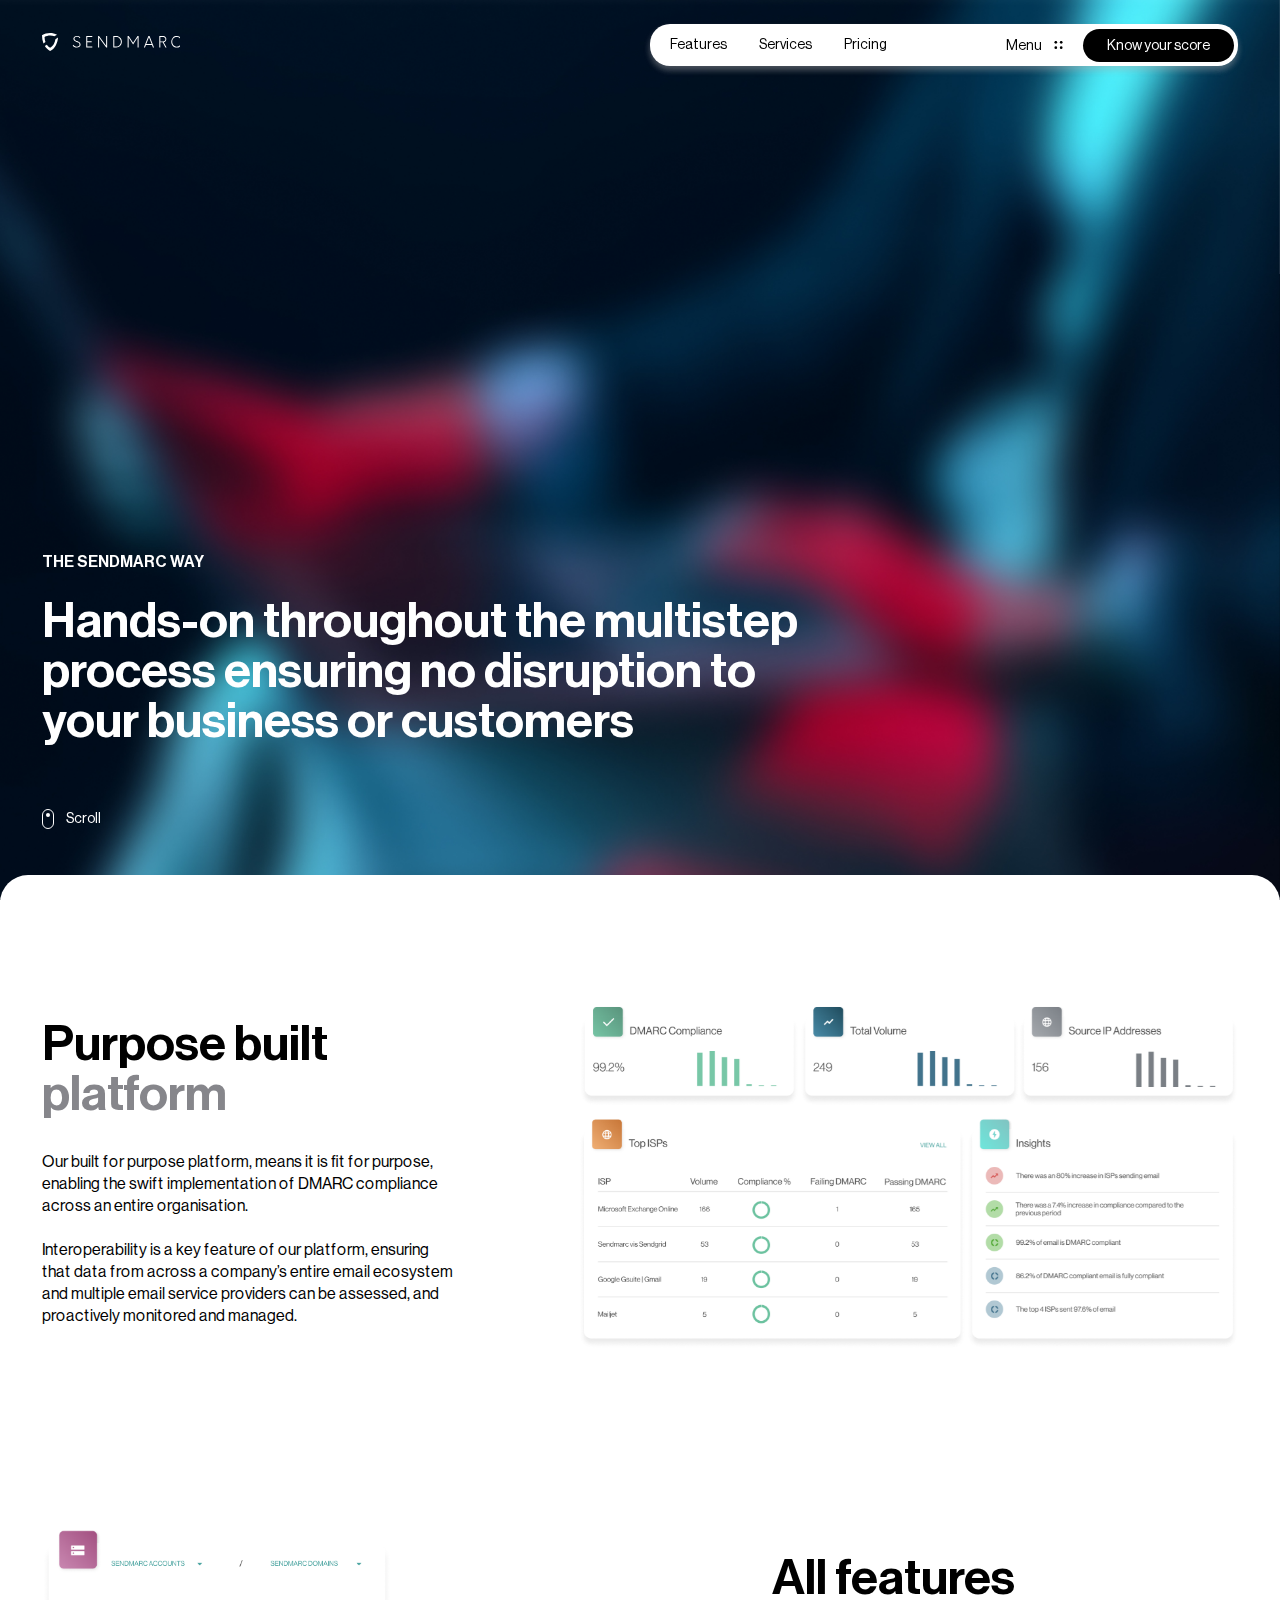
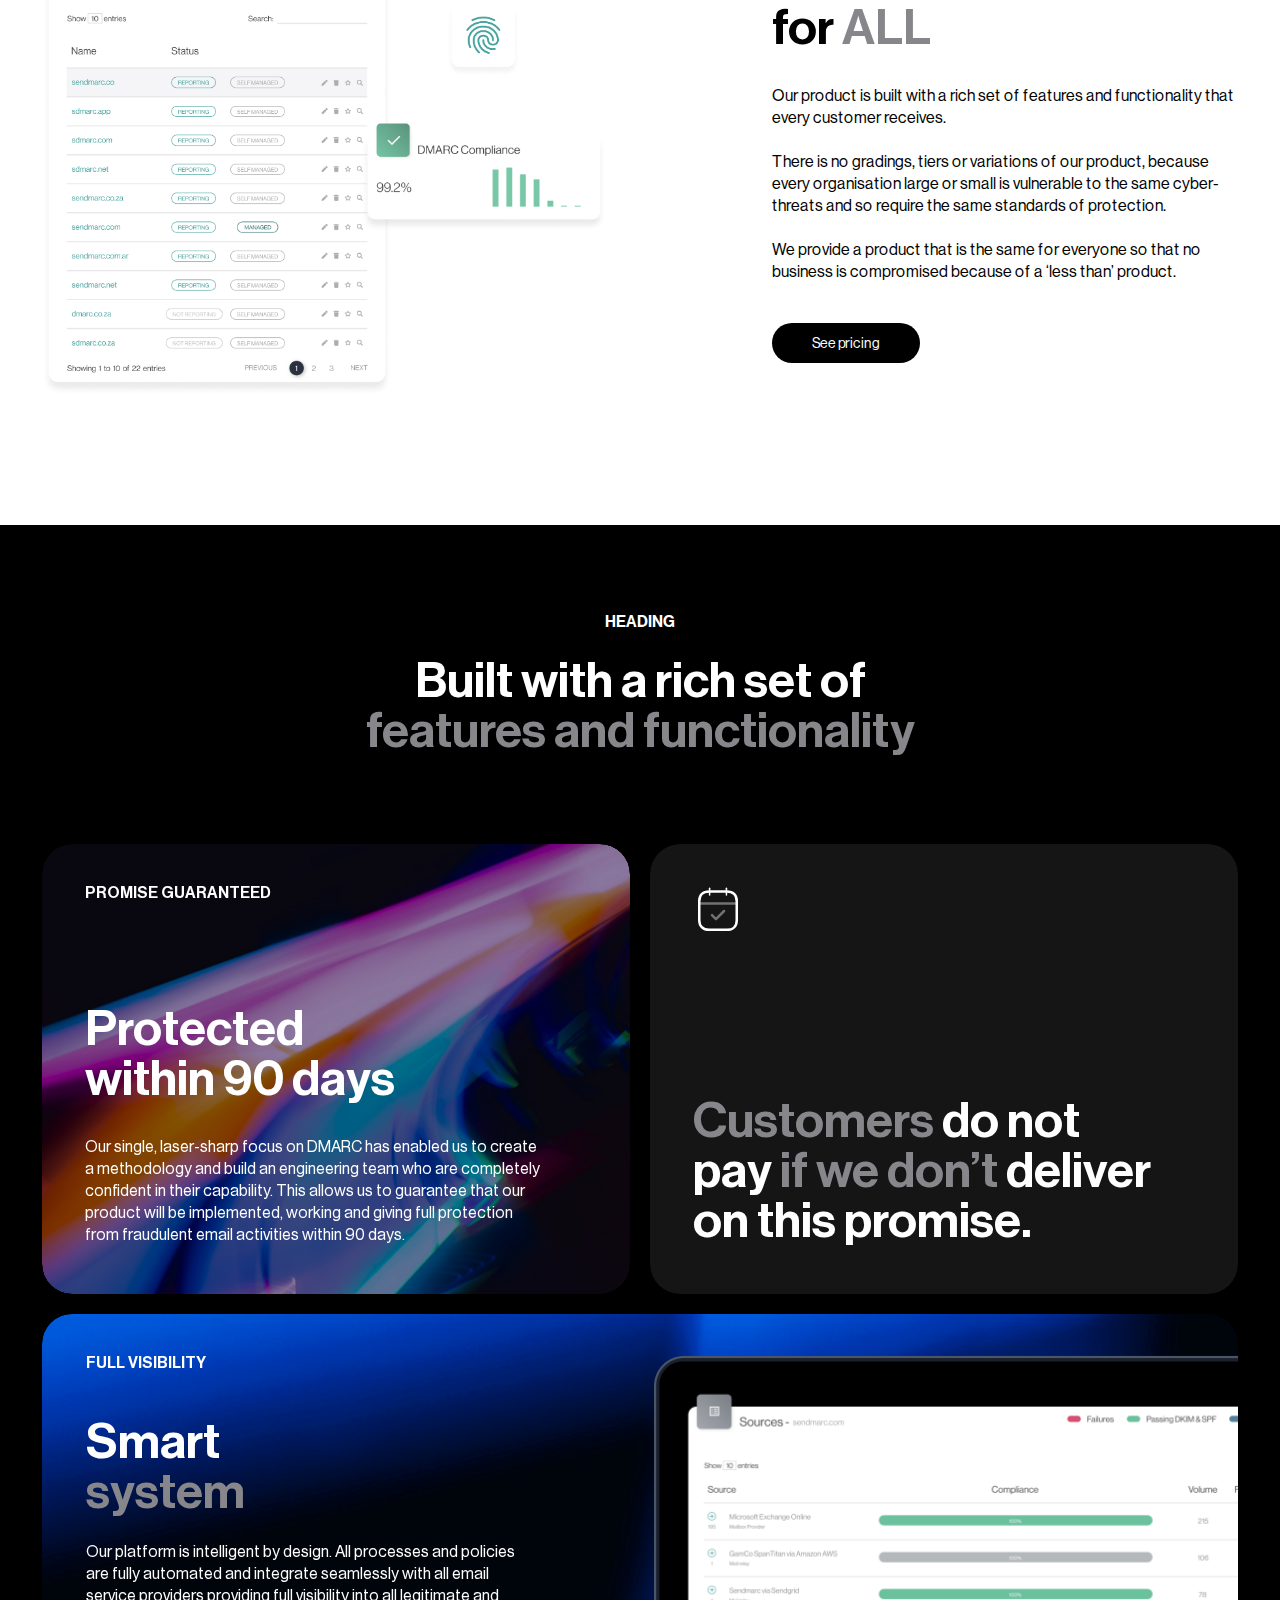
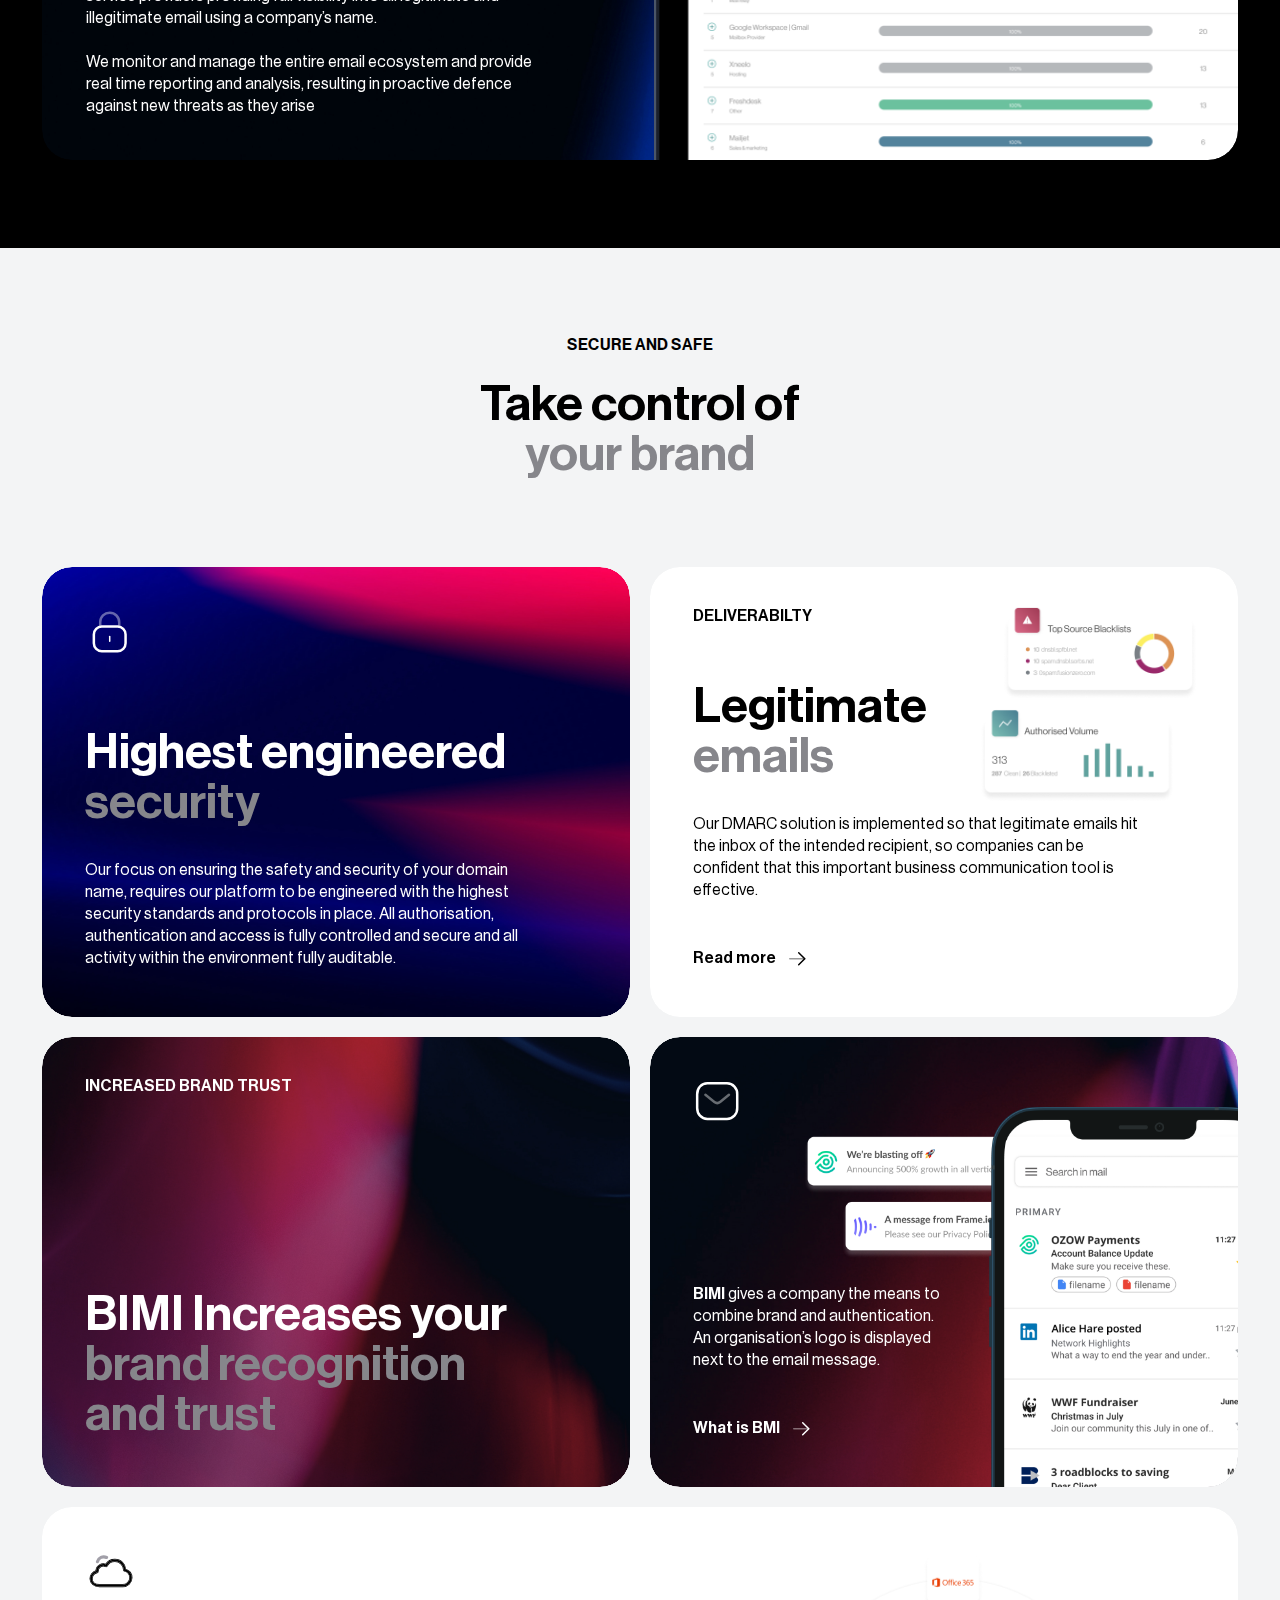
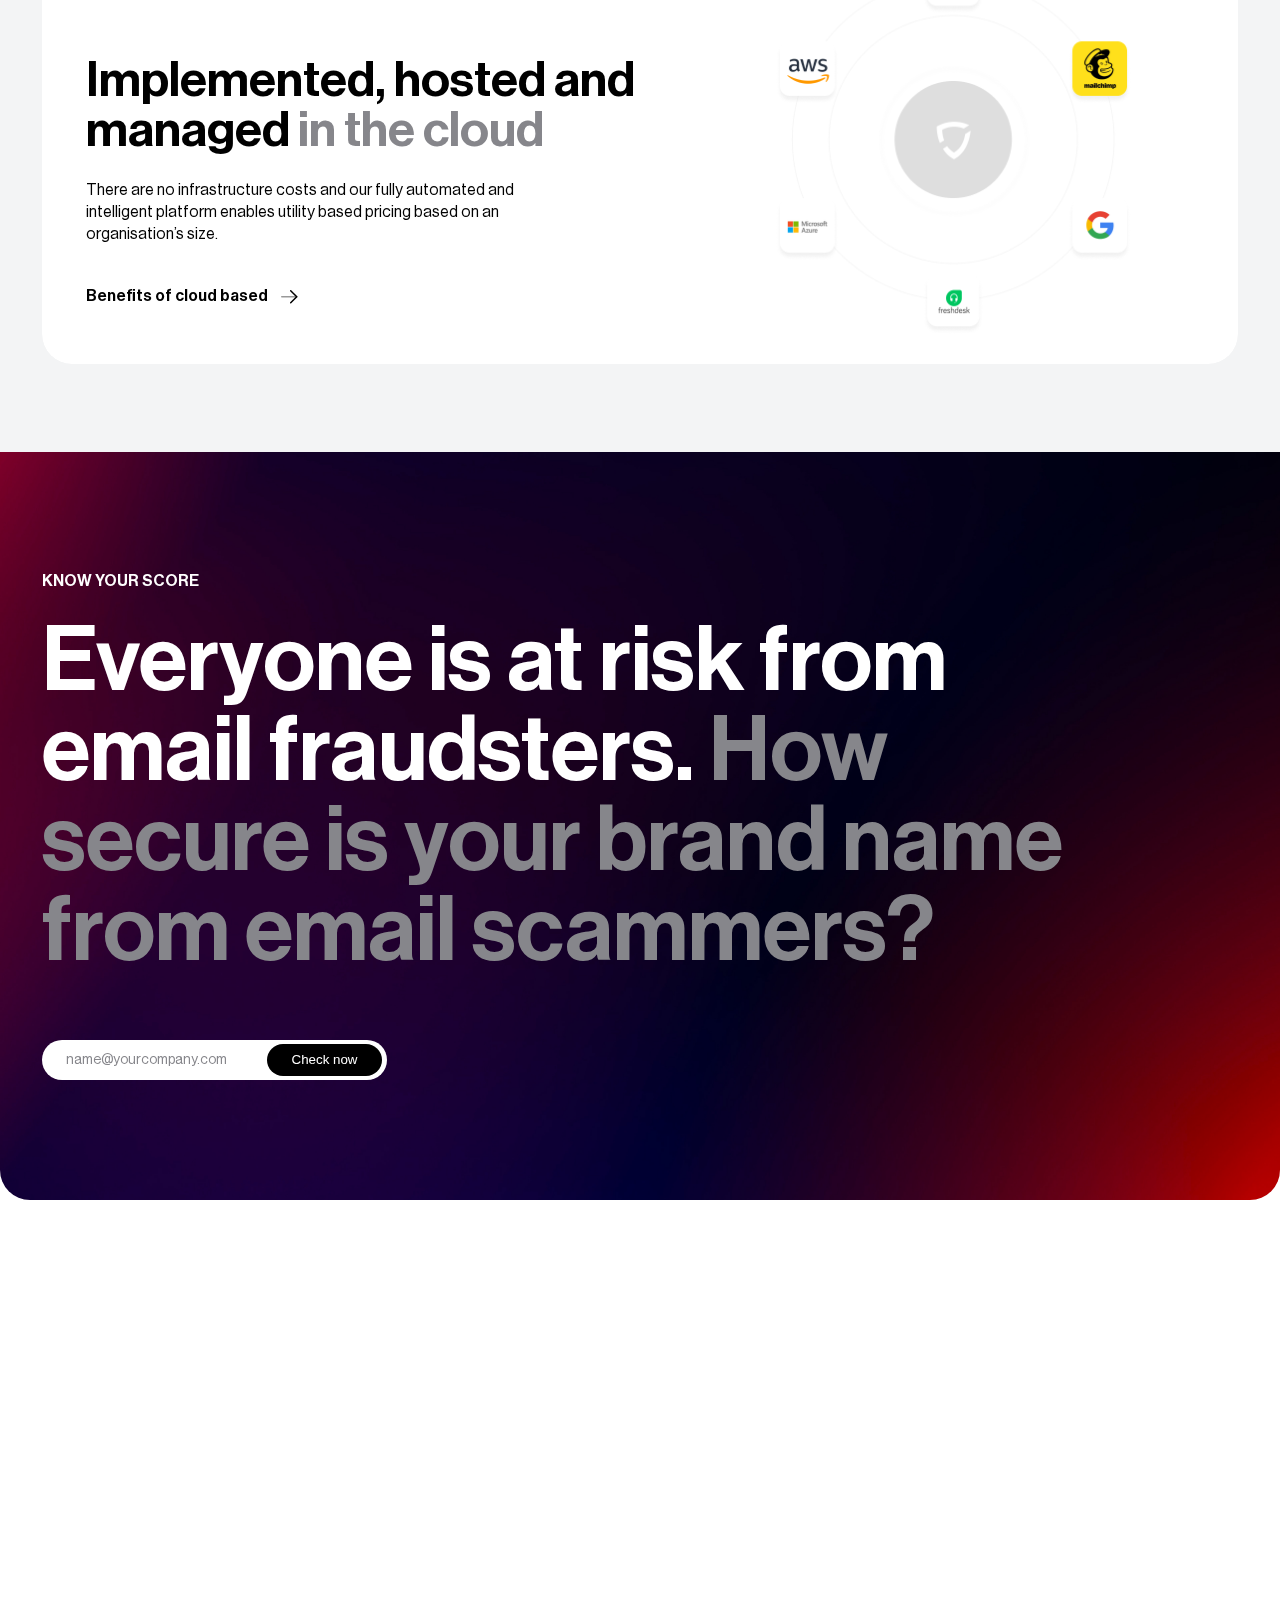
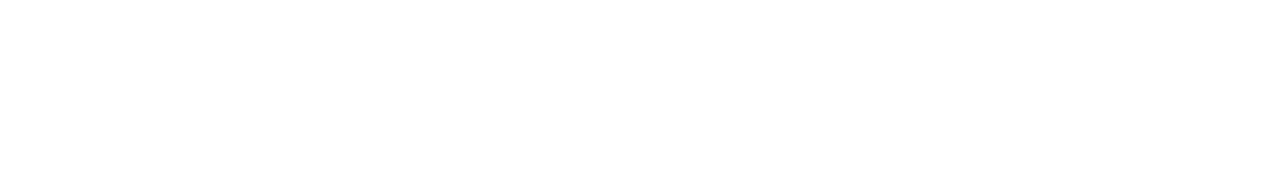
<file: final-features.html>
<!DOCTYPE html>
<html lang="en">
    <head>
        <meta charset="utf-8">
        <meta name="viewport" content="width=device-width, minimum-scale=1.0, maximum-scale=1.0, initial-scale=1.0, user-scalable=no">
        <meta name="format-detection" content="telephone=no">
        <title>Sendmarc | Final Features</title>
        <link rel="shortcut icon" type="image/png" href="img/Light.png"/>
        <link type="text/css" rel="stylesheet" href="css/slick-theme.min.css">
        <link type="text/css" rel="stylesheet" href="css/slick.min.css">
        <link type="text/css" rel="stylesheet" href="css/style.css">
    </head>
    <body>
        <main class="main-wrap">
           <!--  Beginning header section   -->
            <header class="main-header-section">
                <div class="common-wrap clear">
                    <div class="header-inner flex-box">
                        <div class="logo-wrap flex-box">
                            <div class="main-logo">
                                <a href="index.html" class="logo">
                                <img src="svgs/main-logo.svg" alt="main-logo" class="desk">
                                    <img src="svgs/favicon.svg" alt="main-logo" class="mobi">
                                </a>
                            </div>
                            <div class="menu-btn mobi" id="phone-nav">
                                <a href="#">Menu</a>
                                <div class="score-btn mobi">
                                    <a href="#" class="btn small black-bg">Know your score</a>
                                </div>
                            </div>
                        </div>
                        <div class="nav-wrap">
                            <div class="nav-inner">
                                <div class="main-nav white-bg flex-box ">
                                    <nav class="nav-menu">
                                        <div class="small-fav flex-box flex-horizontal"><a href="index.html"><img src="svgs/favicon.svg" alt="light"></a></div>
                                        <ul>
                                            <li><a href="final-features.html">Features</a></li>
                                            <li><a href="#">Services</a></li>
                                            <li><a href="#">Pricing</a></li>
                                        </ul>
                                    </nav>
                                    <div class="nav-menu-btn desk">
                                        <div class="menu-btn">
                                            <a href="javascript:void(0)">Menu</a>
                                        </div>
                                        <div class="score-btn">
                                            <a href="#" class="btn small black-bg">Know your score</a>
                                        </div>
                                    </div>
                                </div>
                            </div>
                        </div>
                    </div>
                </div>
            </header>
            <!-- //End header section -->

            <!-- Beginning main content section -->
            <section class="main-content-wrap features">

                <!-- Beginnning hero section -->
                <div class="hero-spacer"></div>
                <section class="flex-box hero-wrap">
                    <div class="hero-bg">
                        <picture>
                            <source media="(min-width: 768px)" srcset="img/final-features/Bg@2x.jpg" sizes="100vw">
                            <source media="(max-width: 767px)" srcset="img/final-features/Home-Bg-features-Mobile@2x.jpg" sizes="100vw">
                            <img src="img/final-features/Bg@2x.jpg" srcset="img/final-features/Home-Bg-features-Mobile@2x.jpg, img/final-features/Bg@2x.jpg" sizes="100vw" alt="hero-bg">
                        </picture>
                    </div>
                    <div class="common-wrap clear">
                        <div class="hero-inner">
                            <div class="hero-heading-text">
                                <h6 class="white-color">The sendmarc way</h6>
                                <h2 class="white-color">Hands-on throughout the multistep process ensuring no disruption to your business or customers</h2> 
                            </div>
                        </div>
                        <div class="scroll-to-bottom">
                            <a href="#">
                                <span class="scroll-btn">   
                                    <span class="mouse">
                                        <span>
                                        </span>
                                    </span>
                                </span>
                                <em>Scroll</em>
                            </a>
                        </div>
                    </div>
                </section>
                <!-- //End hero section -->

                <!--Platform section beginning-->
                <section class="platform-wrap" id="scroll-form-section">
                    <div class="common-wrap clear">
                        <div class="platform-item-wrap">
                            <div class="platform-item flex-box">
                                <div class="platform-item-content">
                                    <h2>Purpose built <span>platform</span></h2>
                                    <p>Our built for purpose platform, means it is fit for purpose, enabling the swift implementation of DMARC compliance across an entire organisation.</p>
                                    <p>Interoperability is a key feature of our platform, ensuring that data from across a company’s entire email ecosystem and multiple email service providers can be assessed, and proactively monitored and managed.</p>
                                </div>
                                <div class="platform-item-thumb">
                                    <figure>
                                        <img src='img/final-features/platform-thumb-1@2x.png' srcset='img/final-features/platform-thumb-1.png 640w, img/final-features/platform-thumb-1@2x.png 1025w, img/final-features/platform-thumb-1@3x.png 1600w' sources='(min-width:1920px)640w, 1025w, 1600w, 100vw' alt="platform-thumb"/>
                                    </figure>
                                </div>
                            </div>
                            <div class="platform-item flex-box">
                                <div class="platform-item-content">
                                    <h2>All features<br> for <span>ALL</span></h2>
                                    <p>Our product is built with a rich set of features and functionality that every customer receives.</p>
                                    <p>There is no gradings, tiers or variations of our product, because every organisation large or small is vulnerable to the same cyber-threats and so require the same standards of protection.</p>
                                    <p>We provide a product that is the same for everyone so that no business is compromised because of a ‘less than’ product.</p>
                                    <div class="platform-item-btn">
                                        <a href="#" class="btn medium">See pricing</a>
                                    </div>
                                </div>
                                <div class="platform-item-thumb">
                                    <figure>
                                        <img src='img/final-features/platform-thumb-2@2x.png' srcset='img/final-features/platform-thumb-2.png 640w, img/final-features/platform-thumb-2@2x.png 1025w, img/final-features/platform-thumb-2@3x.png 1600w' sources='(min-width:1920px)640w, 1025w, 1600w, 100vw' alt="platform-thumb"/>
                                    </figure>
                                </div>
                            </div>
                        </div>
                    </div>
                </section>
                <!--Platform section end-->

                <!--Features section beginning-->
                <section class="features-wrap black-bg">
                    <div class="common-wrap clear">
                        <div class="features-title clear">
                            <h6 class="white-color">HEADING</h6>
                            <h2 class="white-color">Built with a rich set of <span class="jumbo-color">features and functionality</span></h2>
                        </div>
                        <div class="fifty-card-wrap flex-box">
                            <div class="fifty-card">
                                <div class="fifty-card-bg">
                                    <figure>
                                        <img src='img/final-features/protected-bg@2x.jpg' srcset='img/final-features/protected-bg.jpg 640w, img/final-features/protected-bg@2x.jpg 1025w, img/final-features/protected-bg@3x.jpg 1600w' sources='(min-width:1920px)640w, 1025w, 1600w, 100vw' alt="protected-bg"/>
                                    </figure>
                                </div>
                                <div class="fifty-card-content">
                                    <div class="card-content-top">
                                        <h6>Promise guaranteed</h6>
                                    </div>
                                    <div class="card-content-bottom">
                                        <h2>Protected<br> within 90 days</h2>
                                        <p>Our single, laser-sharp focus on DMARC has enabled us to create a methodology and build an engineering team who are completely confident in their capability.  This allows us to guarantee that our product will be implemented, working and giving full protection from fraudulent email activities within 90 days.</p>
                                    </div>
                                </div>
                            </div>
                            <div class="fifty-card woodsmoke-bg">
                                <div class="fifty-card-content">
                                    <div class="card-content-top">
                                        <img src="svgs/Calendar-2.svg" alt="Calendar">
                                    </div>
                                    <div class="card-content-bottom">
                                        <h2><span class="jumbo-color">Customers</span> do not pay <span class="jumbo-color">if we don’t</span> deliver on this promise.</h2>
                                    </div>
                                </div>
                            </div>
                        </div>
                        <div class="hundredth-card">
                            <div class="hundredth-card-bg">
                                <figure>
                                    <img src='img/final-features/smart-bg@2x.jpg' srcset='img/final-features/smart-bg.jpg 640w, img/final-features/smart-bg@2x.jpg 1025w, img/final-features/smart-bg@3x.jpg 1600w' sources='(min-width:1920px)640w, 1025w, 1600w, 100vw' alt="smart-bg"/>
                                </figure>
                            </div>
                            <div class="hundredth-card-inner flex-box">
                                <div class="hundredth-card-content">
                                    <h6>full visibility</h6>
                                    <h2>Smart<br> <span class="jumbo-color">system</span></h2>
                                    <p>Our platform is intelligent by design. All processes and policies are fully automated and integrate seamlessly with all email service providers providing full visibility into all legitimate and illegitimate email using a company’s name.</p>
                                    <p>We monitor and manage the entire email ecosystem and provide real time reporting and analysis, resulting in proactive defence against new threats as they arise</p>
                                </div>
                                <div class="hundredth-card-thumb">
                                    <picture>
                                        <source media="(min-width: 481px)" srcset="img/final-features/smart-thumb@2x.png" sizes="100vw">
                                        <source media="(max-width: 480px)" srcset="img/final-features/smart-thumb-mobi.png" sizes="100vw">
                                        <img src="img/final-features/smart-thumb@2x.png" srcset="img/final-features/smart-thumb-mobi.png, img/final-features/smart-thumb@2x.png" sizes="100vw" alt="hero-bg">
                                    </picture>
                                </div>
                            </div>
                        </div>
                    </div>
                </section>
                <!--Features section end-->

                <!--Control section start-->
                <section class="control-wrap porcelain-bg">
                    <div class="common-wrap clear">
                        <div class="control-title clear">
                            <h6>SECURE AND SAFE</h6>
                            <h2>Take control of <span class="jumbo-color"><br>your brand</span></h2>
                        </div>
                        <div class="fifty-card-wrap flex-box">
                            <div class="fifty-card">
                                <div class="fifty-card-bg">
                                    <figure>
                                        <img src='img/final-features/highest-bg@2x.jpg' srcset='img/final-features/highest-bg.jpg 640w, img/final-features/highest-bg@2x.jpg 1025w, img/final-features/highest-bg@3x.jpg 1600w' sources='(min-width:1920px)640w, 1025w, 1600w, 100vw' alt="highest-bg"/>
                                    </figure>
                                </div>
                                <div class="fifty-card-content">
                                    <div class="card-content-top">
                                        <img src="svgs/Lock.svg" alt="lock">
                                    </div>
                                    <div class="card-content-bottom">
                                        <h2>Highest engineered<br> <span class="jumbo-color">security</span></h2>
                                        <p>Our focus on ensuring the safety and security of your domain name, requires our platform to be engineered with the highest security standards and protocols in place. All authorisation, authentication and access is fully controlled and secure and all activity within the environment fully auditable.</p>
                                    </div>
                                </div>
                            </div>
                            <div class="fifty-card white-bg deliverabilty">
                                <div class="fifty-card-content">
                                    <div class="card-content-top">
                                        <h6 class="black-color">Deliverabilty</h6>
                                    </div>
                                    <div class="card-content-bottom">
                                        <h2 class="black-color">Legitimate<br> <span class="jumbo-color">emails</span></h2>
                                        <p class="black-color">Our DMARC solution is implemented so that legitimate emails hit the inbox of the intended recipient, so companies can be confident that this important business communication tool is effective.</p>
                                        <a href="#" class="black-arrow-btn dmarc">Read more</a>
                                    </div>
                                    <div class="side-image">
                                       <picture>
                                        <source media="(min-width: 481px)" srcset="img/final-features/UI@2x.png" sizes="100vw">
                                        <source media="(max-width: 480px)" srcset="img/final-features/UI@2x-mobi.png" sizes="100vw">
                                        <img src="img/final-features/UI@2x.png" srcset="img/final-features/UI@2x-mobi.png, img/final-features/UI@2x.png" sizes="100vw" alt="hero-bg">
                                    </picture>
                                        
                                    </div>
                                </div>
                            </div>
                            <div class="fifty-card increased-brand-trust">
                                <div class="fifty-card-bg">
                                    <figure>
                                        <img src='img/final-features/increases-bg@2x.jpg' srcset='img/final-features/increases-bg.jpg 640w, img/final-features/increases-bg@2x.jpg 1025w, img/final-features/increases-bg@3x.jpg 1600w' sources='(min-width:1920px)640w, 1025w, 1600w, 100vw' alt="increases-bg"/>
                                    </figure>
                                </div>
                                <div class="fifty-card-content">
                                    <div class="card-content-top">
                                        <h6>Increased brand trust</h6>
                                    </div>
                                    <div class="card-content-bottom">
                                        <h2 class="mb-0">BIMI Increases your <span class="jumbo-color">brand recognition and trust</span></h2>
                                    </div>
                                </div>
                            </div>
                            <div class="fifty-card blasting">
                                <div class="fifty-card-bg">
                                    <figure>
                                        <img src='img/final-features/blasting-bg@2x.jpg' srcset='img/final-features/blasting-bg.jpg 640w, img/final-features/blasting-bg@2x.jpg 1025w, img/final-features/blasting-bg@3x.jpg 1600w' sources='(min-width:1920px)640w, 1025w, 1600w, 100vw' alt="blasting-bg"/>
                                    </figure>
                                </div>
                                <div class="fifty-card-content">
                                    <div class="card-content-top">
                                        <img src="svgs/Message.svg" alt="message">
                                    </div>
                                    <div class="card-content-bottom white-arrow">
                                        <p><dfn>BIMI</dfn> gives a company the means to combine brand and authentication.  An organisation’s logo is displayed next to the email message.</p>
                                        <a href="#" class="white-arrow-btn bmi">What is BMI</a>
                                    </div>
                                    <div class="side-large-image">
                                        <figure>
                                            <img src='img/final-features/blasting@2x.png' srcset='img/final-features/blasting.png 640w, img/final-features/blasting@2x.png 1025w, img/final-features/blasting@3x.png 1600w' sources='(min-width:1920px)640w, 1025w, 1600w, 100vw' alt="blasting-bg"/>
                                        </figure>
                                    </div>
                                </div>
                            </div>
                        </div>
                        <div class="hundredth-card white-bg benefits-cloud-based">
                            <div class="hundredth-card-inner flex-box">
                                <div class="hundredth-card-content">
                                    <div class="card-content-top">
                                        <img src="svgs/iconly-two-tone-cloud.svg" alt="cloud">
                                    </div>
                                    <h2 class="black-color">Implemented, hosted and managed <span class="jumbo-color">in the cloud</span></h2>
                                    <p class="black-color">There are no infrastructure costs and our fully automated and intelligent platform enables utility based pricing based on an organisation’s size.</p>
                                    <a href="#" class="black-arrow-btn">Benefits of cloud based</a>
                                </div>
                                <div class="hundredth-card-thumb desk">
                                    <figure>
                                        <img src='img/final-features/hosted-thumb@2x.png' srcset='img/final-features/hosted-thumb.png 640w, img/final-features/hosted-thumb@2x.png 1025w, img/final-features/hosted-thumb@2x.png 1600w' sources='(min-width:1920px)640w, 1025w, 1600w, 100vw' alt="hosted-thumb"/>
                                    </figure>
                                </div>
                            </div>
                        </div>
                    </div>
                </section>
                <!--Control section end-->

                <!--scammer section beginning-->
                <section class="scammer-wrap">
                    <div class="scammer-bg">
                        <figure>
                            <img src="img/final-features/Gradient-Bg@2x.jpg" srcset="img/final-features/Gradient-Bg.jpg 640w, img/final-features/Gradient-Bg@2x.jpg 1025w, img/final-features/Gradient-Bg@3x.jpg 1600w" sources="(min-width:1920px)640w, 1025w, 1600w, 100vw" alt="case-study-card-thumb">
                        </figure>
                    </div>
                    <div class="common-wrap clear">
                        <div class="scammer-inner">
                            <div class="scammer-heading">
                                <h6>Know your score</h6>
                                <h2>Everyone is at risk from email fraudsters. <em class="jumbo-color">How secure is your
                                        brand name from email scammers?</em></h2>
                            </div>
                            <div class="scammer-form-wrap">
                                <form action="#" method="post">
                                    <div class="input-row">
                                        <input type="email" placeholder="name@yourcompany.com">
                                    </div>
                                    <div class="input-submit">
                                        <input type="submit" value="Check now">
                                    </div>
                                </form>
                            </div>
                        </div>
                    </div>
                </section>
                <!--scammer section end-->

            </section>
            <!-- //End main content section -->

            <!-- Beginning footer section-->
            <div class="footer-spacer"></div>
            <footer class="main-footer-section black-bg">
                <div class="common-wrap clear footer-inner">
                    <div class="footer-innar flex">
                        <div class="footer-logo flex-box">
                            <a href="index.html"><img src="svgs/main-logo.svg" alt="footer-logo"></a>
                        </div>
                        <div class="footer-wiget-wrap flex-box">
                            <div class="footer-widget footer-widget-big">
                                <h5>How secure is your brand name from <em>email scammers? </em></h5>
                                <form action="#">
                                    <div class="footer-widget-input-row-wrap flex-box">
                                        <div class="footer-widget-input-row">
                                            <input type="email" placeholder="name@yourcompany.com">
                                        </div>
                                        <div class="footer-widget-input-row footer-widget-input-row-submit">
                                            <input type="submit" value="Check now">
                                        </div>
                                    </div>
                                </form>
                                <div class="social-icon-wrap desk">
                                    <ul>
                                        <li><a href="#"><img src="svgs/Twitter.svg" alt="twitter"></a></li>
                                        <li><a href="#"><img src="svgs/Youtube.svg" alt="youtube"></a></li>
                                        <li><a href="#"><img src="svgs/Linkedin.svg" alt="linkdin"></a></li>
                                    </ul>
                                </div>
                            </div>
                            <div class="footer-widget">
                                <h6>Menu</h6>
                                <ul>
                                    <li><a href="#">Product</a></li>
                                    <li><a href="#">Pricing</a></li>
                                    <li><a href="#">Partners</a></li>
                                    <li><a href="#">About</a></li>
                                </ul>
                            </div>
                            <div class="footer-widget">
                                <h6>Support</h6>
                                <ul>
                                    <li><a href="#">Analyse Domain</a></li>
                                    <li><a href="#">DNS Tools</a></li>
                                    <li><a href="#">FAQ</a></li>
                                    <li><a href="#">Contact</a></li>
                                </ul>
                            </div>
                            <div class="social-icon-wrap mobi">
                                <ul>
                                    <li><a href="#"><img src="svgs/Twitter.svg" alt="twitter"></a></li>
                                    <li><a href="#"><img src="svgs/Youtube.svg" alt="youtube"></a></li>
                                    <li><a href="#"><img src="svgs/Linkedin.svg" alt="linkdin"></a></li>
                                </ul>
                            </div>
                        </div>
                        <div class="footer-bottom flex-box">
                            <div class="footer-copyright flex-box">
                                <p>Copyright © Sendmarc</p>
                                <p>Website by Dash Digital®</p>
                            </div>
                            <div class="footer-nav">
                                <ul>
                                    <li><a href="#">Privacy Policy</a></li>
                                    <li><a href="#">Terms of Service</a></li>
                                </ul>
                            </div>
                        </div>
                    </div>
                </div>
            </footer>
            <!-- //End main footer section -->
        </main>
        <section class="popup-wrap popup-two dmarc-white">
            <div class="popup-main">
                <div class="common-wrap clear">
                    <div class="popup-inner">
                        <div class="popup white-bg">
                            <div class="remove-icon">
                                <img src="svgs/Close-Square_2.svg" alt="">
                            </div>
                            <span class="black-color">WHAT IS DMARC</span>
                            <p class="black-color">Email messages that have strong authentication in place, and verified as DMARC aligned, are more trusted by email receiving systems. 
                            </p>
                            <p class="black-color">They are prioritised for delivery to the inbox, avoiding redirection to junk or marked as spam, improving deliverability of day to day email communication as well as marketing communication.
                            </p>
                            <p class="black-color">By also adding BIMI to your arsenal of email protection, there is even better deliverability, than with having only DMARC.
                            </p>
                        </div>
                    </div>
                </div>
            </div>
        </section>

        <section class="popup-wrap popup-one bmi-popup">
            <div class="popup-main">
                <div class="common-wrap clear">
                    <div class="popup-inner">
                        <div class="popup woodsmoke-bg">
                            <div class="remove-icon">
                                <img src="svgs/Iconly_Two-tone_Close Square.svg" alt="">
                            </div>
                            <span class="white-color">WHAT IS BIMI</span>
                            <p class="white-color"><strong>BIMI</strong>cannot be activated without DMARC compliance.  Our DMARC solution methodology takes a company to p=reject within 90 days.  Once this DMARC status, or the lower p=quarantine status is reached, we can configure and implement the BIMI standard for a company’s email environment.
                            </p>
                            <p class="white-color"><strong>BIMI protocol</strong> has protection against illegitimate senders spoofing logos, making it an extremely powerful protection tool for companies committed to the security and safeguarding of stakeholders – employees, customers, partners.
                            </p>
                            <p class="white-color">We work with <strong>Mark Verifying Authorities (VMA)</strong> to ensure the required Verified Mark Certificate (VMC) required for BIMI to be implemented is issued.  We then install and activate and manage BIMI alongside DMARC.
                            </p>
                        </div>
                    </div>
                </div>
            </div>
        </section>

        <script type="text/javascript" src="js/jquery-3.5.1.min.js"></script>
        <script type="text/javascript" src="js/slick.min.js"></script>
        <script type="text/javascript" src="js/headroom.js"></script>
        <script type="text/javascript" src="js/gsap.min.js"></script>
        <script type="text/javascript" src="js/ScrollTrigger.min.js"></script>
        <script type="text/javascript" src="js/common-scripts.js" defer></script>
    </body>
</html>
</file>
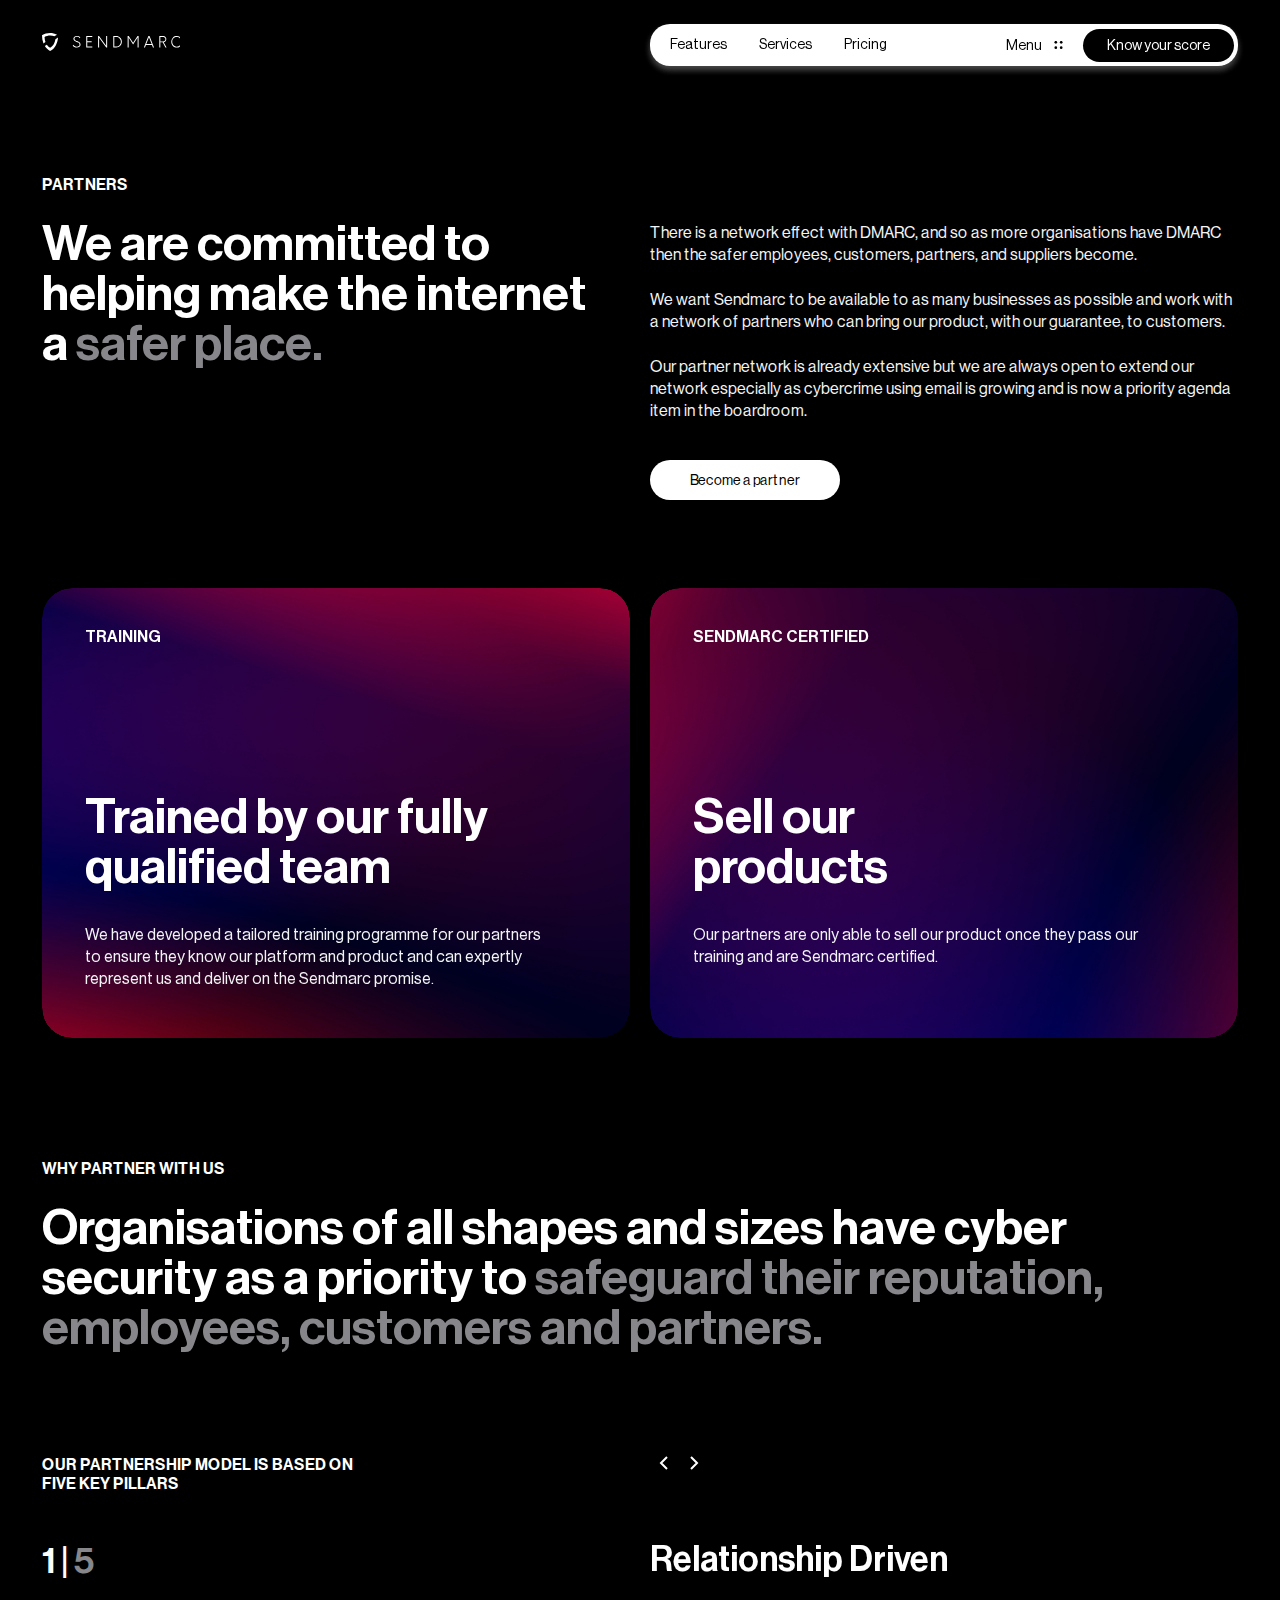
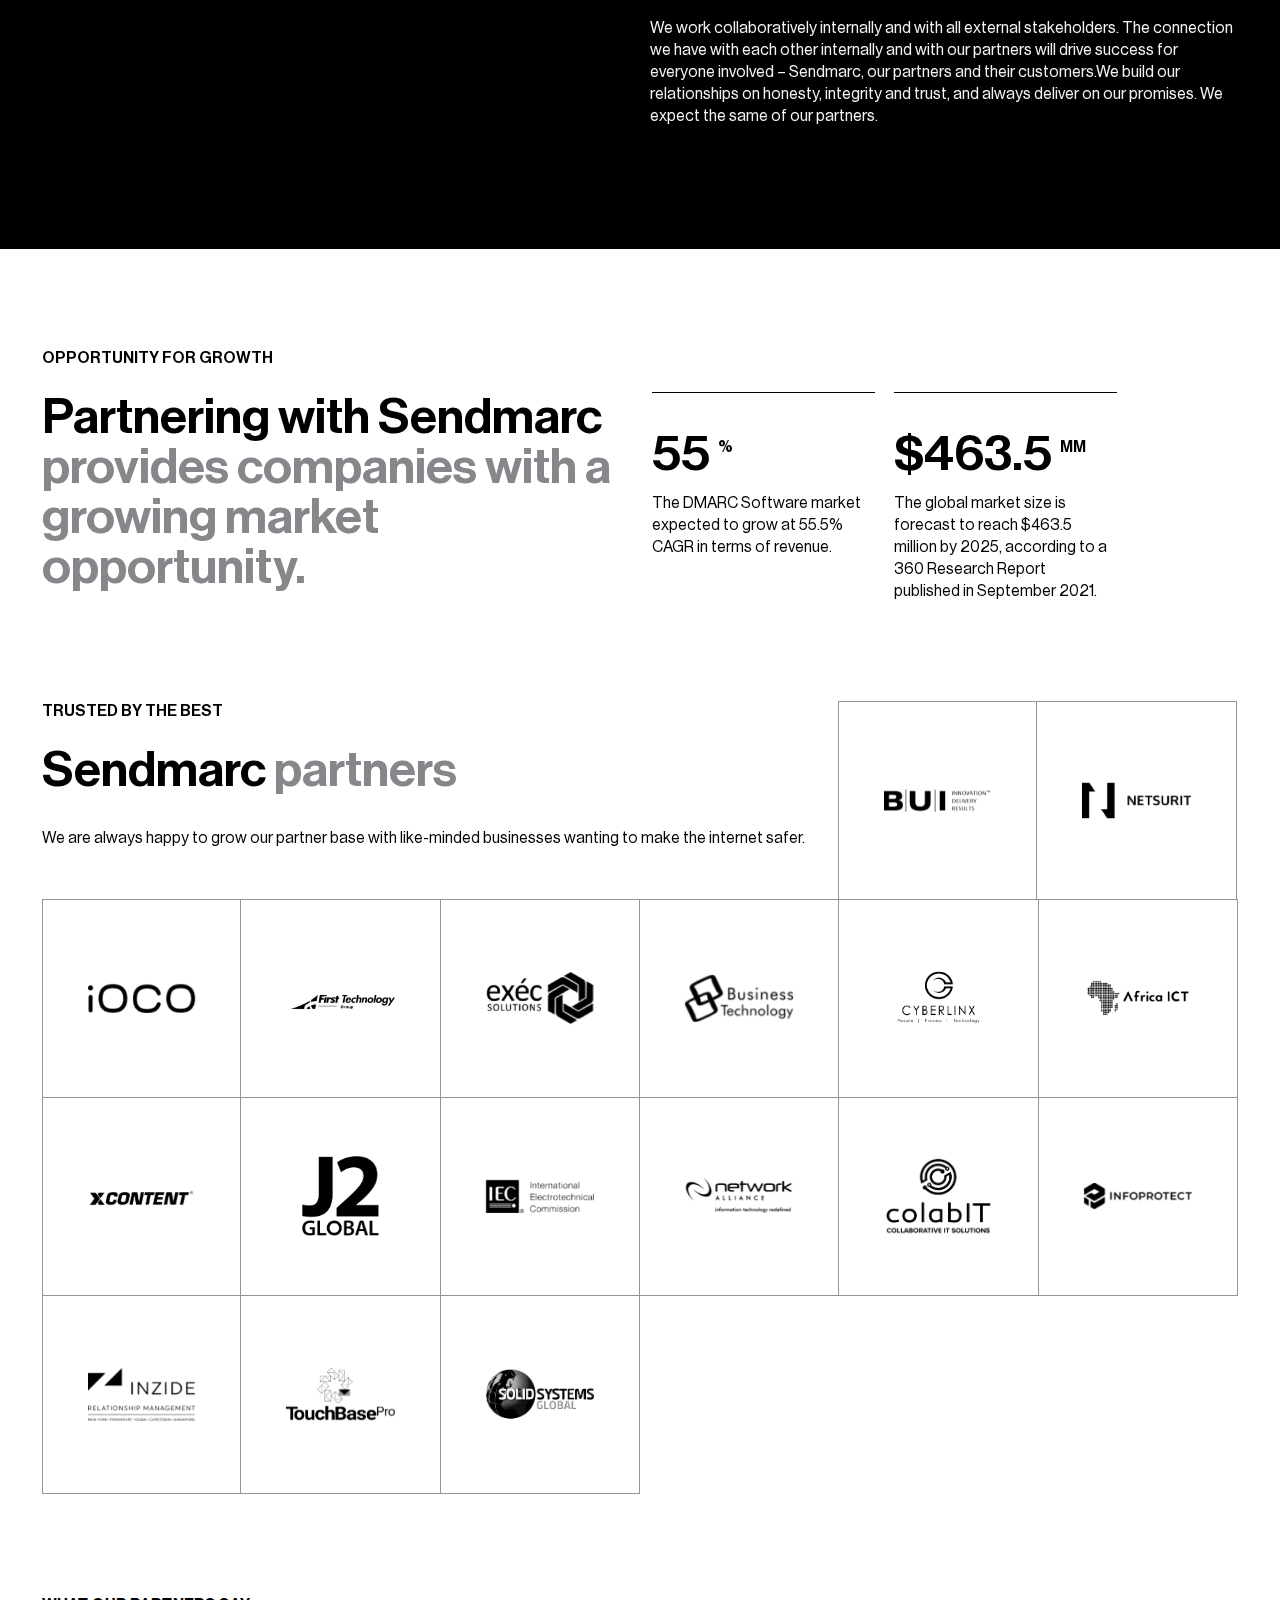
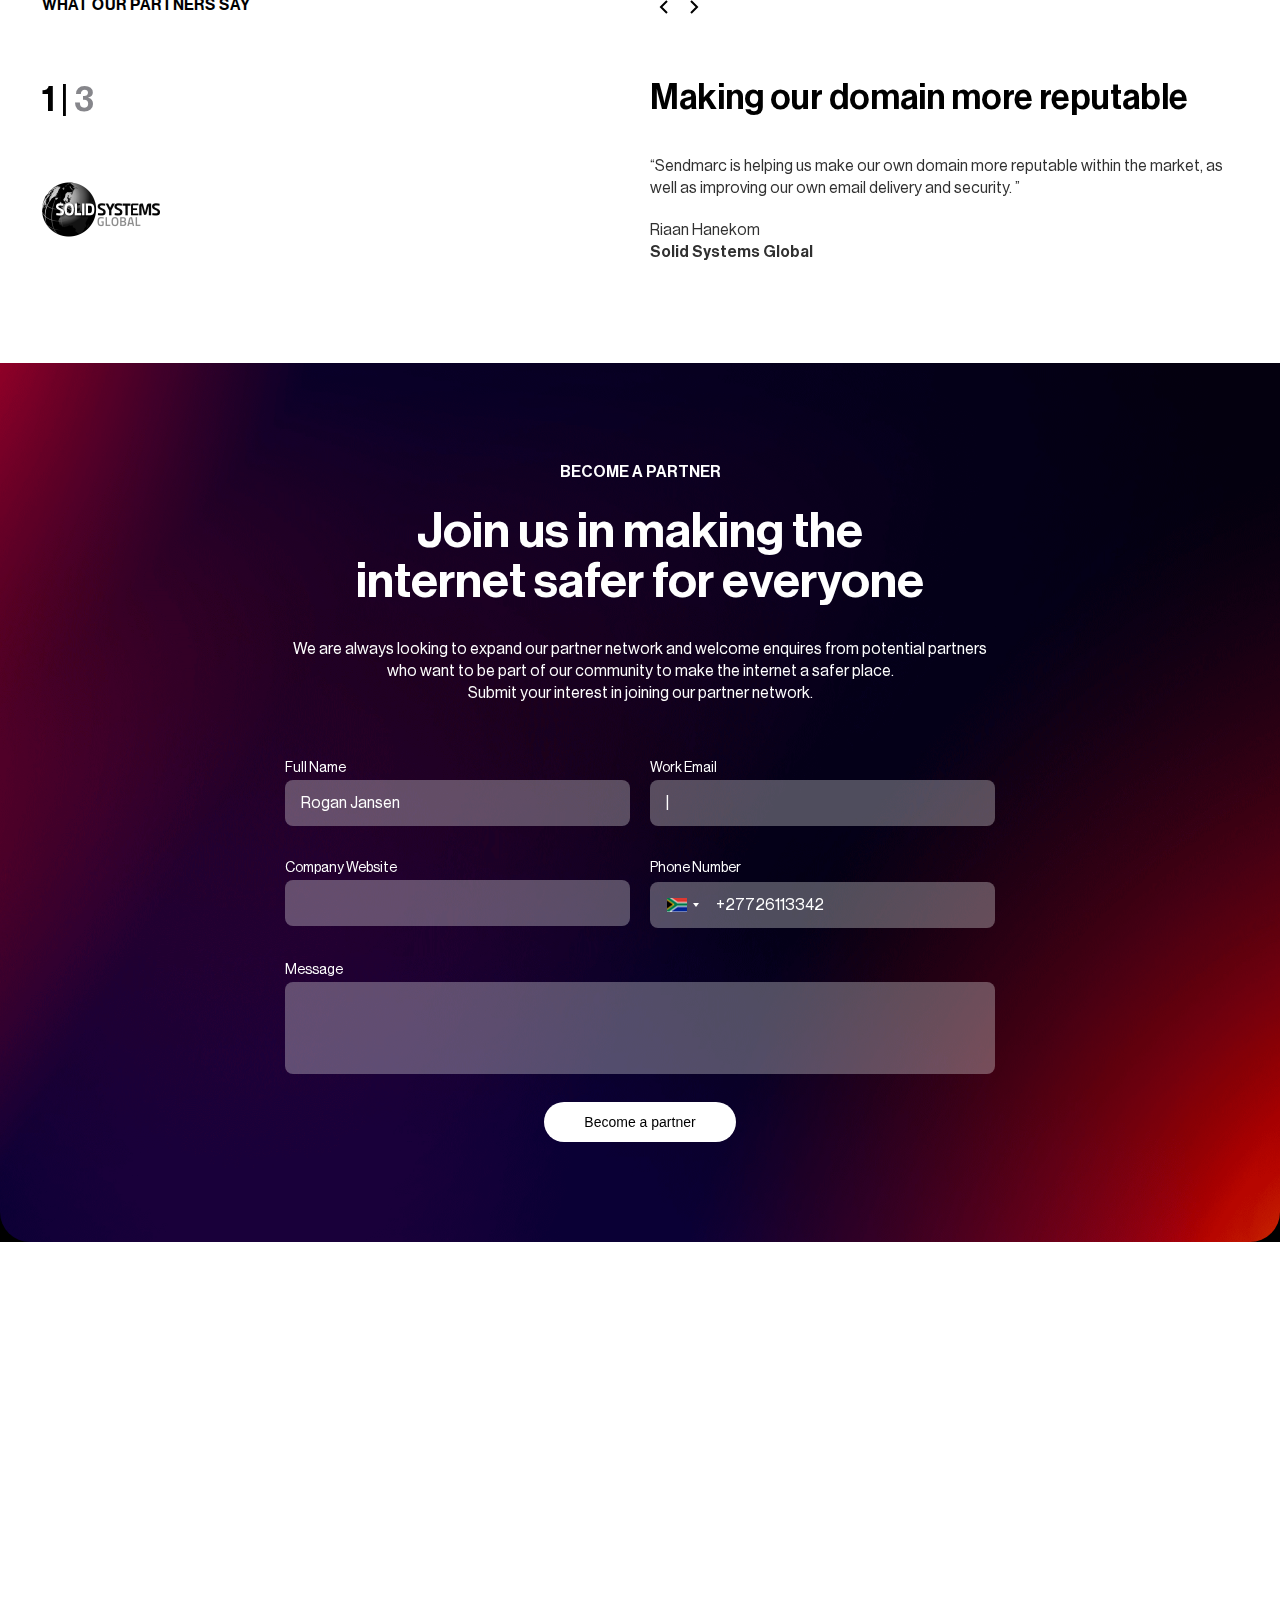
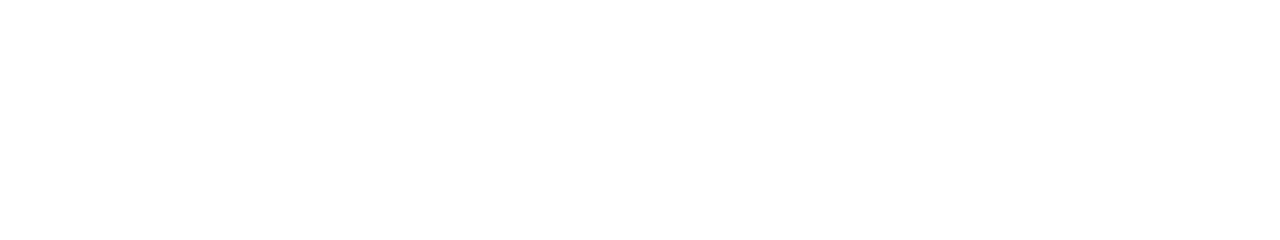
<file: partners.html>
<!DOCTYPE html>
<html lang="en">
    <head>
        <meta charset="utf-8">
        <meta name="viewport" content="width=device-width, minimum-scale=1.0, maximum-scale=1.0, initial-scale=1.0, user-scalable=no">
        <meta name="format-detection" content="telephone=no">
        <title>Sendmarc | Partners</title>
        <link rel="shortcut icon" type="image/png" href="img/Light.png"/>
        <link type="text/css" rel="stylesheet" href="css/slick-theme.min.css">
        <link type="text/css" rel="stylesheet" href="css/slick.min.css">
        <link type="text/css" rel="stylesheet" href="css/intlTelInput.css">
        <link type="text/css" rel="stylesheet" href="css/style.css">
    </head>
    <body>
        <main class="main-wrap">
            <!--  Beginning header section   -->
            <header class="main-header-section">
                <div class="common-wrap clear">
                    <div class="header-inner flex-box">
                        <div class="logo-wrap flex-box">
                            <div class="main-logo">
                                <a href="index.html" class="logo">
                                <img src="svgs/main-logo.svg" alt="main-logo" class="desk">
                                    <img src="svgs/favicon.svg" alt="main-logo" class="mobi">
                                </a>
                            </div>
                            <div class="menu-btn mobi" id="phone-nav">
                                <a href="#">Menu</a>
                                <div class="score-btn mobi">
                                    <a href="#" class="btn small black-bg">Know your score</a>
                                </div>
                            </div>
                        </div>
                        <div class="nav-wrap">
                            <div class="nav-inner">
                                <div class="main-nav white-bg flex-box">
                                    <nav class="nav-menu">
                                        <div class="small-fav flex-box flex-horizontal"><a href="index.html"><img src="svgs/favicon.svg" alt="light"></a></div>
                                        <ul>
                                            <li><a href="final-features.html">Features</a></li>
                                            <li><a href="#">Services</a></li>
                                            <li><a href="#">Pricing</a></li>
                                        </ul>
                                    </nav>
                                    <div class="nav-menu-btn desk">
                                        <div class="menu-btn">
                                            <a href="javascript:void(0)">Menu</a>
                                        </div>
                                        <div class="score-btn">
                                            <a href="#" class="btn small black-bg">Know your score</a>
                                        </div>
                                    </div>
                                </div>
                            </div>
                        </div>
                    </div>
                </div>
            </header>
            <!-- //End header section -->

            <!-- Beginning main content section -->
            <section class="main-content-wrap partners">

                <section class="partners-hero-wrap">
                    <div class="common-wrap clear">
                        <div class="partners-hero-innar flex-box">
                            <div class="partners-hero-content-wrap flex-box">
                                <div class="partners-hero-title">
                                    <h6>Partners</h6>
                                    <h2>We are committed to helping make the internet a <em>safer place.</em></h2>
                                </div>
                                <div class="partners-hero-content">
                                    <p>There is a network effect with DMARC, and so as more organisations have DMARC then the safer employees, customers, partners, and suppliers become.</p>
                                    <p> We want Sendmarc to be available to as many businesses as possible and work with a network of partners who can bring our product, with our guarantee, to customers.</p>
                                    <p> Our partner network is already extensive but we are always open to extend our network especially as cybercrime using email is growing and is now a priority agenda item in the boardroom.</p>
                                    <div class="partners-hero-content-btn">
                                        <a href="#" class="btn small">Become a partner</a>
                                    </div>
                                </div>
                            </div>
                            <div class="fifty-card-wrap flex-box">
                                <div class="fifty-card increased-brand-trust">
                                    <div class="fifty-card-bg">
                                        <figure>
                                            <img src="img/partners/Bg@2x.jpg" srcset="img/partners/Bg.jpg 640w, img/partners/Bg@2x.jpg 1025w, img/partners/Bg@3x.jpg 1600w" sources="(min-width:1920px)640w, 1025w, 1600w, 100vw" alt="fifty-card-bg">
                                        </figure>
                                    </div>
                                    <div class="fifty-card-content">
                                        <div class="card-content-top">
                                            <h6>Training</h6>
                                        </div>
                                        <div class="card-content-bottom">
                                            <h2>Trained by our fully qualified team </h2>
                                            <p>We have developed a tailored training programme for our partners to ensure they know our platform and product and can expertly represent us and deliver on the Sendmarc promise.  </p>
                                        </div>
                                    </div>
                                </div>
                                <div class="fifty-card increased-brand-trust">
                                    <div class="fifty-card-bg">
                                        <figure>
                                            <img src="img/partners/Bg@2x-1.jpg" srcset="img/partners/Bg.jpg 640w, img/partners/Bg@2x-1.jpg 1025w, img/partners/Bg@3x-1.jpg 1600w" sources="(min-width:1920px)640w, 1025w, 1600w, 100vw" alt="fifty-card-bg">
                                        </figure>
                                    </div>
                                    <div class="fifty-card-content">
                                        <div class="card-content-top">
                                            <h6>sendmarc certified</h6>
                                        </div>
                                        <div class="card-content-bottom">
                                            <h2>Sell our<br>
                                                products  </h2>
                                            <p>Our partners are only able to sell our product once they pass our training and are Sendmarc certified.</p>
                                        </div>
                                    </div>
                                </div>
                            </div>
                        </div>
                    </div>
                </section>

                <section class="why-with-us-wrap">
                    <div class="common-wrap clear">
                        <div class="why-with-us-innar">
                            <div class="why-with-us-content-wrap">
                                <h6>Why partner with us</h6>
                                <h2>Organisations of all shapes and sizes have cyber security as a priority to <em>safeguard their reputation, employees, customers and partners. </em></h2>
                            </div>
                            <div class="why-with-us-title">
                                <h6>Our partnership model is based on five key pillars</h6>
                            </div>
                            <div class="why-with-us-slider-wrap">
                                <div class="why-with-us-slider">
                                    <div class="why-with-us-slider-innar flex-box">
                                        <div class="why-with-us-logo-wrap">
                                        </div>
                                        <div class="why-with-us-slider-content">
                                            <h3>Relationship Driven</h3>
                                            <p>We work collaboratively internally and with all external stakeholders. The  connection we have with each other internally and with our partners will drive success for everyone involved – Sendmarc, our partners and their customers.We build our relationships on honesty, integrity and trust, and always deliver on our promises. We expect the same of our partners.</p>
                                        </div>
                                    </div>
                                </div>
                                <div class="why-with-us-slider">
                                    <div class="why-with-us-slider-innar flex-box">
                                        <div class="why-with-us-logo-wrap">
                                        </div>
                                        <div class="why-with-us-slider-content">
                                            <h3>Hands-on Team</h3>
                                            <p>We provide all the support you require, and ensure we are transferring our skills and knowledge to you at all times.Whether you need assistance preparing for client meetings and pitches, want an engineer or executive to attend a meeting with you, or want to brainstorm business development ideas we are here to help. We want you to be able to make decisions from start to finish.</p>
                                        </div>
                                    </div>
                                </div>
                                <div class="why-with-us-slider">
                                    <div class="why-with-us-slider-innar flex-box">
                                        <div class="why-with-us-logo-wrap">
                                        </div>
                                        <div class="why-with-us-slider-content">
                                            <h3>Your success is our success</h3>
                                            <p>We want you to be successful as that means we are successful. We have marketing, engineering, and sales resources to help you. We want you to have the same level of skill and confidence in our product that we do, so that your customers can enjoy the benefits of Sendmarc’s DMARC solution as quickly as possible.</p>
                                        </div>
                                    </div>
                                </div>
                                <div class="why-with-us-slider">
                                    <div class="why-with-us-slider-innar flex-box">
                                        <div class="why-with-us-logo-wrap">
                                        </div>
                                        <div class="why-with-us-slider-content">
                                            <h3>Certification,Training and Onboarding</h3>
                                            <p>Knowledge transfer starts on day 1. We have a tailored programme of onboarding and  certification to help you in your sales and marketing efforts.  We provide full product and platform  training to your team, and have regular events where we share the latest  news, developments and updates on Sendmarc, our product and the cyber security ecosystem.</p>
                                        </div>
                                    </div>
                                </div>
                                <div class="why-with-us-slider">
                                    <div class="why-with-us-slider-innar flex-box">
                                        <div class="why-with-us-logo-wrap">
                                        </div>
                                        <div class="why-with-us-slider-content">
                                            <h3>Expertise</h3>
                                            <p>We are focused. Every employee is an expert in their field. We are not stretched thin with multiple products as our expertise and speciality is DMARC. We have a deep understanding of the entire email ecosystem – at the software and infrastructure layers – and the inter-relationships and interlocks with DMARC. Our expertise is unrivalled in the market, and our partners have access to this.We are able to provide deep resources for all your needs.</p>
                                        </div>
                                    </div>
                                </div>
                            </div>
                        </div>
                    </div>
                </section>

                <section class="logo-blocks-component-wrap logo-blocks-component-dark white-bg">
                    <div class="common-wrap clear">
                        <div class="logo-blocks-component-innar flex-box">
                            <div class="stats-component-inner">
                                <div class="stats-component-content">
                                    <h6>Opportunity for growth</h6>
                                    <h2>Partnering with Sendmarc  <em class="jumbo-color">provides companies with a growing market opportunity.</em></h2>
                                </div>
                                <div class="stats-component-item-wrap">
                                    <div class="stats-component-item">
                                        <h2>55 <sup>%</sup></h2>
                                        <p>The DMARC Software market expected to grow at 55.5% CAGR in terms of revenue.  </p>
                                    </div>
                                    <div class="stats-component-item">
                                        <h2>$463.5 <sup>MM</sup></h2>
                                        <p>The global market size is forecast to reach $463.5 million by  2025, according to a 360 Research Report published in September 2021. </p>
                                    </div>
                                </div>
                            </div>
                            <div class="logo-blocks-component flex-box">
                                <div class="logo-blocks-content">
                                    <h6>Trusted by the best</h6>
                                    <h2>Sendmarc <em>partners</em></h2>
                                    <p>We are always happy to grow our partner base with like-minded businesses wanting to make the internet safer.</p>
                                </div>
                                <div class="logo-blocks-single-element flex-box">
                                    <a href="#">
                                        <img src="img/BUI-Logo@2x.png" alt="BUI-Logo">
                                    </a>
                                </div>
                                <div class="logo-blocks-single-element flex-box">
                                    <a href="#">
                                        <img src="img/NETSURIT-Logo@3x.png" alt="NETSURIT-Logo">
                                    </a>
                                </div>
                                <div class="logo-blocks-single-element flex-box">
                                    <a href="#">
                                        <img src="img/iOCO-Logo@3x.png" alt="iOCO-Logo">
                                    </a>
                                </div>
                                <div class="logo-blocks-single-element flex-box">
                                    <a href="#">
                                        <img src="img/First-Technology-Logo@4x.png" alt="First-Technology-Logo">
                                    </a>
                                </div>
                                <div class="logo-blocks-single-element flex-box">
                                    <a href="#">
                                        <img src="img/Exec-Solutions-Logo@4x.png" alt="Exec-Solutions-Logo">
                                    </a>
                                </div>
                                <div class="logo-blocks-single-element flex-box">
                                    <a href="#">
                                        <img src="img/Business-Technology-Logo@4x.png" alt="Business-Technology-Logo">
                                    </a>
                                </div>
                                <div class="logo-blocks-single-element flex-box">
                                    <a href="#">
                                        <img src="img/Cyberlinx-Logo@4x.png" alt="Cyberlinx-Logo">
                                    </a>
                                </div>
                                <div class="logo-blocks-single-element flex-box">
                                    <a href="#">
                                        <img src="img/Africa-ICT-Logo@4x.png" alt="Africa-ICT-Logo">
                                    </a>
                                </div>
                                <div class="logo-blocks-single-element flex-box">
                                    <a href="#">
                                        <img src="img/XContent-Logo@4x.png" alt="XContent-Logo">
                                    </a>
                                </div>
                                <div class="logo-blocks-single-element flex-box">
                                    <a href="#">
                                        <img src="img/J2-Global-Logo@4x.png" alt="J2-Global-Logo">
                                    </a>
                                </div>
                                <div class="logo-blocks-single-element flex-box">
                                    <a href="#">
                                        <img src="img/IEC-Logo@4x.png" alt="IEC-Logo">
                                    </a>
                                </div>
                                <div class="logo-blocks-single-element flex-box">
                                    <a href="#">
                                        <img src="img/Network-Alliance-Logo@4x.png" alt="Network-Alliance-Logo">
                                    </a>
                                </div>
                                <div class="logo-blocks-single-element flex-box">
                                    <a href="#">
                                        <img src="img/ColabIT-Logo@4x.png" alt="ColabIT-Logo">
                                    </a>
                                </div>
                                <div class="logo-blocks-single-element flex-box">
                                    <a href="#">
                                        <img src="img/INFOPROTECT Logo@4x.png" alt="INFOPROTECT-Logo">
                                    </a>
                                </div>
                                <div class="logo-blocks-single-element flex-box">
                                    <a href="#">
                                        <img src="img/INZIDE-Logo@4x.png" alt="INZIDE-Logo">
                                    </a>
                                </div>
                                <div class="logo-blocks-single-element flex-box">
                                    <a href="#">
                                        <img src="img/TouchBasePro@4x.png" alt="TouchBasePro-Logo">
                                    </a>
                                </div>
                                <div class="logo-blocks-single-element flex-box">
                                    <a href="#">
                                        <img src="img/Solid-Systems-Logo@4x.png" alt="Solid-Systems-Logo">
                                    </a>
                                </div>
                            </div>
                            <div class="logo-blocks-content mobi">
                                <h6>Trusted by the best</h6>
                                <h2>Sendmarc <em>partners</em></h2>
                                <p>We are always happy to grow our partner base with like-minded businesses wanting to make the internet safer.</p>
                            </div>
                            <div class="logo-blocks-component-slider-wrap mobi">
                                <div class="logo-blocks-component-slider">
                                    <div class="logo-blocks-component-slider-innar flex-box">
                                        <div class="logo-blocks-single-element flex-box">
                                            <a href="#">
                                                <img src="img/BUI-Logo@2x.png" alt="BUI-Logo">
                                            </a>
                                        </div>
                                        <div class="logo-blocks-single-element flex-box">
                                            <a href="#">
                                                <img src="img/NETSURIT-Logo@3x.png" alt="NETSURIT-Logo">
                                            </a>
                                        </div>
                                        <div class="logo-blocks-single-element flex-box">
                                            <a href="#">
                                                <img src="img/iOCO-Logo@3x.png" alt="iOCO-Logo">
                                            </a>
                                        </div>
                                        <div class="logo-blocks-single-element flex-box">
                                            <a href="#">
                                                <img src="img/First-Technology-Logo@4x.png" alt="First-Technology-Logo">
                                            </a>
                                        </div>
                                        <div class="logo-blocks-single-element flex-box">
                                            <a href="#">
                                                <img src="img/Exec-Solutions-Logo@4x.png" alt="Exec-Solutions-Logo">
                                            </a>
                                        </div>
                                        <div class="logo-blocks-single-element flex-box">
                                            <a href="#">
                                                <img src="img/Business-Technology-Logo@4x.png" alt="Business-Technology-Logo">
                                            </a>
                                        </div>
                                    </div>
                                </div>
                                <div class="logo-blocks-component-slider">
                                    <div class="logo-blocks-component-slider-innar flex-box">
                                        <div class="logo-blocks-single-element flex-box">
                                            <a href="#">
                                                <img src="img/Cyberlinx-Logo@4x.png" alt="Cyberlinx-Logo">
                                            </a>
                                        </div>
                                        <div class="logo-blocks-single-element flex-box">
                                            <a href="#">
                                                <img src="img/Africa-ICT-Logo@4x.png" alt="Africa-ICT-Logo">
                                            </a>
                                        </div>
                                        <div class="logo-blocks-single-element flex-box">
                                            <a href="#">
                                                <img src="img/XContent-Logo@4x.png" alt="XContent-Logo">
                                            </a>
                                        </div>
                                        <div class="logo-blocks-single-element flex-box">
                                            <a href="#">
                                                <img src="img/J2-Global-Logo@4x.png" alt="J2-Global-Logo">
                                            </a>
                                        </div>
                                        <div class="logo-blocks-single-element flex-box">
                                            <a href="#">
                                                <img src="img/IEC-Logo@4x.png" alt="IEC-Logo">
                                            </a>
                                        </div>
                                        <div class="logo-blocks-single-element flex-box">
                                            <a href="#">
                                                <img src="img/Network-Alliance-Logo@4x.png" alt="Network-Alliance-Logo">
                                            </a>
                                        </div>
                                    </div>
                                </div>
                                <div class="logo-blocks-component-slider">
                                    <div class="logo-blocks-component-slider-innar flex-box">
                                        <div class="logo-blocks-single-element flex-box">
                                            <a href="#">
                                                <img src="img/ColabIT-Logo@4x.png" alt="ColabIT-Logo">
                                            </a>
                                        </div>
                                        <div class="logo-blocks-single-element flex-box">
                                            <a href="#">
                                                <img src="img/INFOPROTECT Logo@4x.png" alt="INFOPROTECT-Logo">
                                            </a>
                                        </div>
                                        <div class="logo-blocks-single-element flex-box">
                                            <a href="#">
                                                <img src="img/INZIDE-Logo@4x.png" alt="INZIDE-Logo">
                                            </a>
                                        </div>
                                        <div class="logo-blocks-single-element flex-box">
                                            <a href="#">
                                                <img src="img/TouchBasePro@4x.png" alt="TouchBasePro-Logo">
                                            </a>
                                        </div>
                                        <div class="logo-blocks-single-element flex-box">
                                            <a href="#">
                                                <img src="img/Solid-Systems-Logo@4x.png" alt="Solid-Systems-Logo">
                                            </a>
                                        </div>
                                    </div>
                                </div>
                            </div>
                        </div>
                    </div>
                </section>

                <section class="why-with-us-wrap why-with-us-light">
                    <div class="common-wrap clear">
                        <div class="why-with-us-innar">
                            <div class="why-with-us-title">
                                <h6>What our partners say</h6>
                            </div>
                            <div class="why-with-us-slider-wrap">
                                <div class="why-with-us-slider">
                                    <div class="why-with-us-slider-innar flex-box">
                                        <div class="why-with-us-logo-wrap">
                                            <a href="#">
                                                <img src="img/Solid-Systems-Logo@4x.png" alt="Solid-Systems-Logo">
                                            </a>
                                        </div>
                                        <div class="why-with-us-slider-content">
                                            <h3>Making our domain more reputable</h3>
                                            <p>“Sendmarc is helping us make our own domain more reputable within the market, as well as improving our own email delivery and security. ” </p>
                                            <div class="why-with-us-profile-wrap">
                                                <div class="why-with-us-profile-name">
                                                    <h6>Riaan Hanekom</h6>
                                                    <h5>Solid Systems Global</h5>
                                                </div>
                                            </div>
                                        </div>
                                    </div>
                                </div>
                                <div class="why-with-us-slider">
                                    <div class="why-with-us-slider-innar flex-box">
                                        <div class="why-with-us-logo-wrap">
                                            <a href="#">
                                                <img src="img/Solid-Systems-Logo@4x.png" alt="Solid-Systems-Logo">
                                            </a>
                                        </div>
                                        <div class="why-with-us-slider-content">
                                            <h3>Making our domain more reputable</h3>
                                            <p>“Sendmarc is helping us make our own domain more reputable within the market, as well as improving our own email delivery and security. ” </p>
                                            <div class="why-with-us-profile-wrap">
                                                <div class="why-with-us-profile-name">
                                                    <h6>Riaan Hanekom</h6>
                                                    <h5>Solid Systems Global</h5>
                                                </div>
                                            </div>
                                        </div>
                                    </div>
                                </div>
                                <div class="why-with-us-slider">
                                    <div class="why-with-us-slider-innar flex-box">
                                        <div class="why-with-us-logo-wrap">
                                            <a href="#">
                                                <img src="img/Solid-Systems-Logo@4x.png" alt="Solid-Systems-Logo">
                                            </a>
                                        </div>
                                        <div class="why-with-us-slider-content">
                                            <h3>Making our domain more reputable</h3>
                                            <p>“Sendmarc is helping us make our own domain more reputable within the market, as well as improving our own email delivery and security. ” </p>
                                            <div class="why-with-us-profile-wrap">
                                                <div class="why-with-us-profile-name">
                                                    <h6>Riaan Hanekom</h6>
                                                    <h5>Solid Systems Global</h5>
                                                </div>
                                            </div>
                                        </div>
                                    </div>
                                </div>
                            </div>
                        </div>
                    </div>
                </section>

                <section class="partners-contact-wrap">
                    <div class="partners-contact-bg">
                        <figure>
                            <img src="img/partners/Gradient-Bg@2x.png" srcset="img/partners/Gradient-Bg.png 640w, img/partners/Gradient-Bg@2x.png 1025w, img/partners/Gradient-Bg@3x.png 1600w" sources="(min-width:1920px)640w, 1025w, 1600w, 100vw" alt="Gradient-Bg">
                        </figure>
                    </div>
                    <div class="common-wrap clear">
                        <div class="partners-contact-innar flex-box">
                            <div class="partners-contact-content">
                                <h6>Become a partner</h6>
                                <h2>Join us in making the<br> internet safer for everyone </h2>
                                <p>We are always looking to expand our partner network and welcome enquires from potential  partners who want to be part of our community to make the internet a safer place.</p>
                                <p>Submit your interest in joining our partner network.</p>
                            </div>
                            <div class="partners-contact-input-row-wrap">
                                <form action="#">
                                    <div class="partners-input-row flex-box">
                                        <div class="partners-input-column">
                                            <label for="name">Full Name</label>
                                            <input type="text" id="name"  placeholder="Rogan Jansen">
                                        </div>
                                        <div class="partners-input-column">
                                            <label for="email">Work Email</label>
                                            <input type="email" placeholder="|" form="email" id="email">
                                        </div>
                                    </div>
                                    <div class="partners-input-row flex-box">
                                        <div class="partners-input-column">
                                            <label for="website">Company Website</label>
                                            <input type="text" placeholder="" id="website">
                                        </div>
                                        <div class="partners-input-column">
                                            <label for="number">Phone Number</label>
                                            <input id="number" name="phone" type="number" placeholder="+27726113342">
                                        </div>
                                    </div>
                                    <div class="partners-input-row">
                                        <label for="message">Message</label>
                                        <textarea name="text" id="message" cols="" rows="" placeholder=""></textarea>
                                    </div>
                                    <div class="partners-input-submit flex-box">
                                        <input type="submit" value="Become a partner">
                                    </div>
                                </form>
                            </div>
                        </div>
                    </div>
                </section>

            </section>
            <!-- //End main content section -->

            <!-- Beginning footer section-->
            <footer class="main-footer-section black-bg">
                <div class="common-wrap clear footer-inner">
                    <div class="footer-innar flex">
                        <div class="footer-logo flex-box">
                            <a href="index.html"><img src="svgs/main-logo.svg" alt="footer-logo"></a>
                        </div>
                        <div class="footer-wiget-wrap flex-box">
                            <div class="footer-widget footer-widget-big">
                                <h5>How secure is your brand name from <em>email scammers? </em></h5>
                                <form action="#">
                                    <div class="footer-widget-input-row-wrap flex-box">
                                        <div class="footer-widget-input-row">
                                            <input type="email" placeholder="name@yourcompany.com">
                                        </div>
                                        <div class="footer-widget-input-row footer-widget-input-row-submit">
                                            <input type="submit" value="Check now">
                                        </div>
                                    </div>
                                </form>
                                <div class="social-icon-wrap desk">
                                    <ul>
                                        <li><a href="#"><img src="svgs/Linkedin.svg" alt="linkdin"></a></li>
                                        <li><a href="#"><img src="svgs/Twitter.svg" alt="twitter"></a></li>
                                        <li><a href="#"><img src="svgs/Youtube.svg" alt="youtube"></a></li>
                                        
                                    </ul>
                                </div>
                            </div>
                            <div class="footer-widget">
                                <h6>Menu</h6>
                                <ul>
                                    <li><a href="#">Product</a></li>
                                    <li><a href="#">Pricing</a></li>
                                    <li><a href="#">Partners</a></li>
                                    <li><a href="#">About</a></li>
                                </ul>
                            </div>
                            <div class="footer-widget">
                                <h6>Support</h6>
                                <ul>
                                    <li><a href="#">Analyse Domain</a></li>
                                    <li><a href="#">DNS Tools</a></li>
                                    <li><a href="#">FAQ</a></li>
                                    <li><a href="#">Contact</a></li>
                                </ul>
                            </div>
                            <div class="social-icon-wrap mobi">
                                <ul>
                                    <li><a href="#"><img src="svgs/Twitter.svg" alt="twitter"></a></li>
                                    <li><a href="#"><img src="svgs/Youtube.svg" alt="youtube"></a></li>
                                    <li><a href="#"><img src="svgs/Linkedin.svg" alt="linkdin"></a></li>
                                </ul>
                            </div>
                        </div>
                        <div class="footer-bottom flex-box">
                            <div class="footer-copyright flex-box">
                                <p>Copyright © Sendmarc</p>
                                <p>Website by Dash Digital®</p>
                            </div>
                            <div class="footer-nav">
                                <ul>
                                    <li><a href="#">Privacy Policy</a></li>
                                    <li><a href="#">Terms of Service</a></li>
                                </ul>
                            </div>
                        </div>
                    </div>
                </div>
            </footer>
            <!-- //End main footer section -->
        </main>

        <script type="text/javascript" src="js/jquery-3.5.1.min.js"></script>
        <script type="text/javascript" src="js/slick.min.js"></script>
        <script type="text/javascript" src="js/headroom.js"></script>
        <script type="text/javascript" src="js/ScrollTrigger.min.js"></script>
        <script type="text/javascript" src="js/gsap.min.js"></script>
        <script type="text/javascript" src="js/jquery.marquee.min.js"></script>
        <script type="text/javascript" src="js/typed.min.js"></script>
        <script type="text/javascript" src="js/intlTelInput.js"></script>
        <script type="text/javascript" src="js/common-scripts.js" defer></script>
    </body>
</html>
</file>
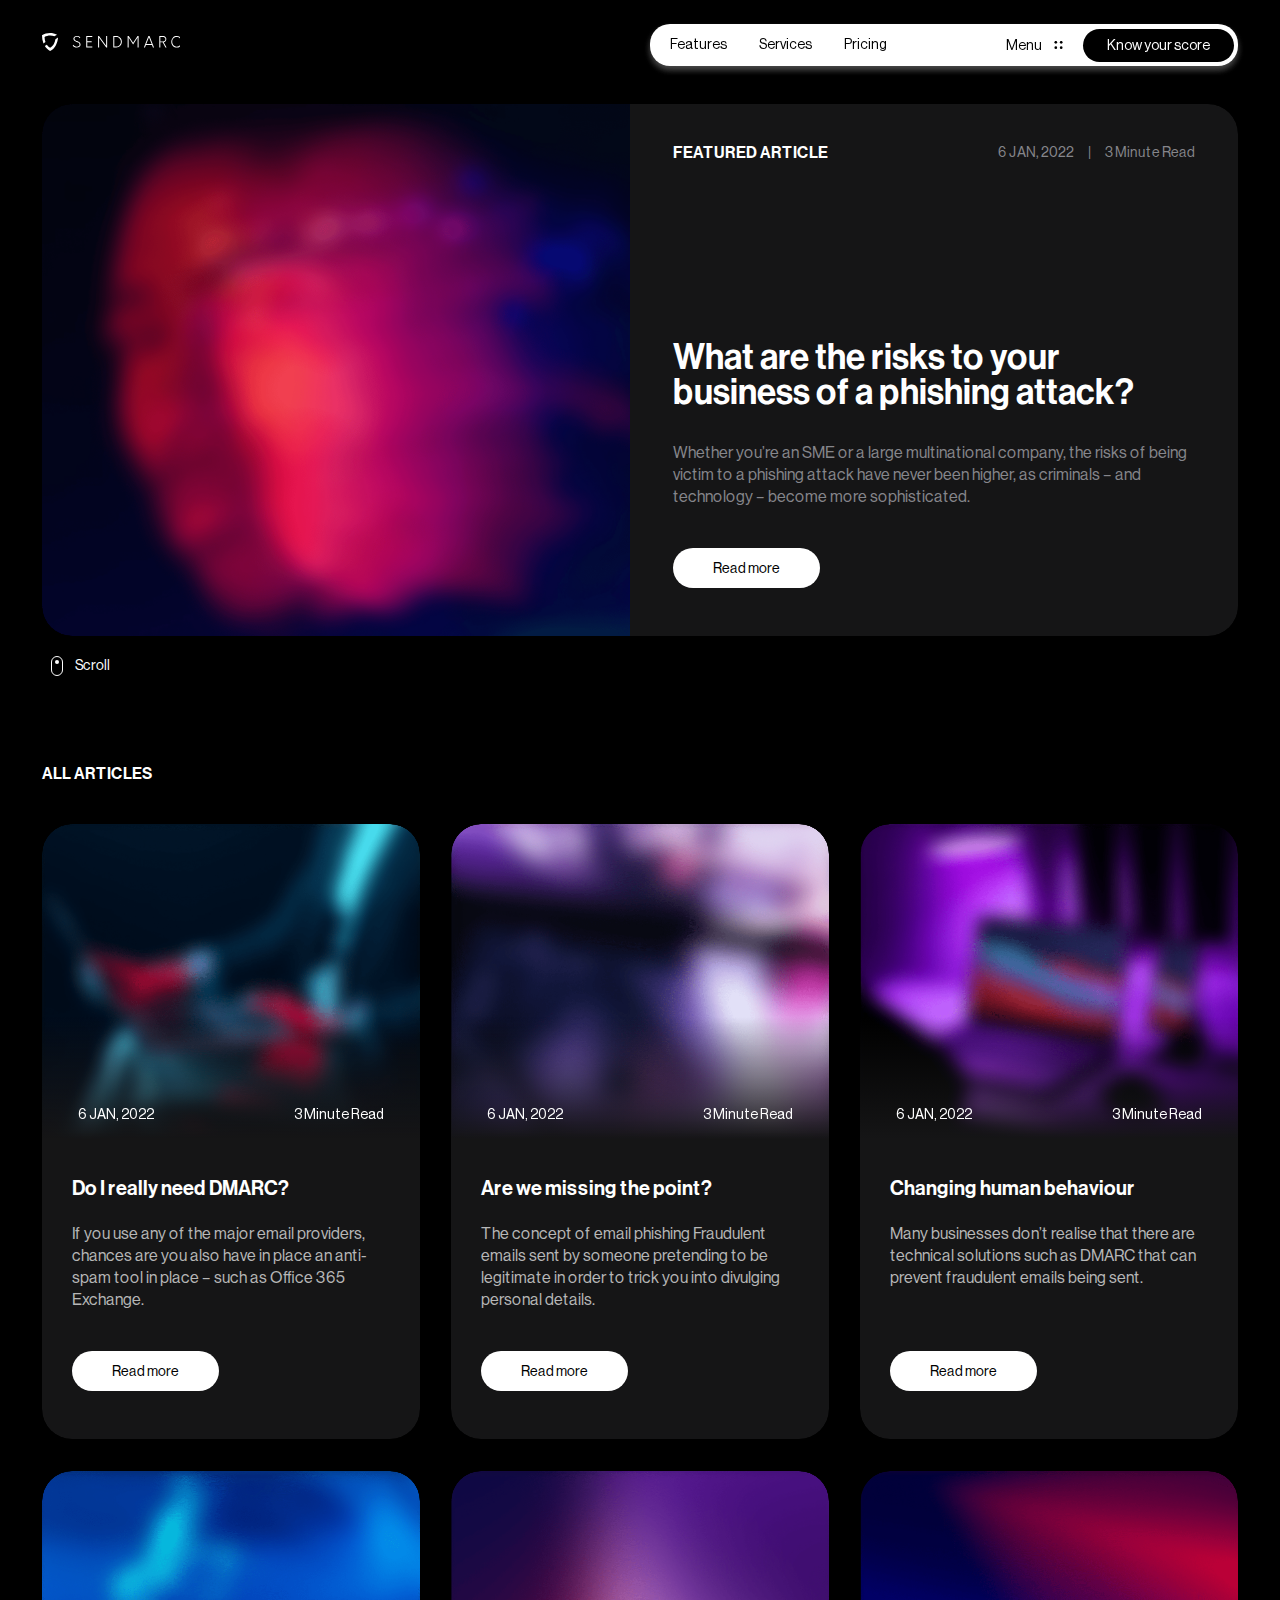
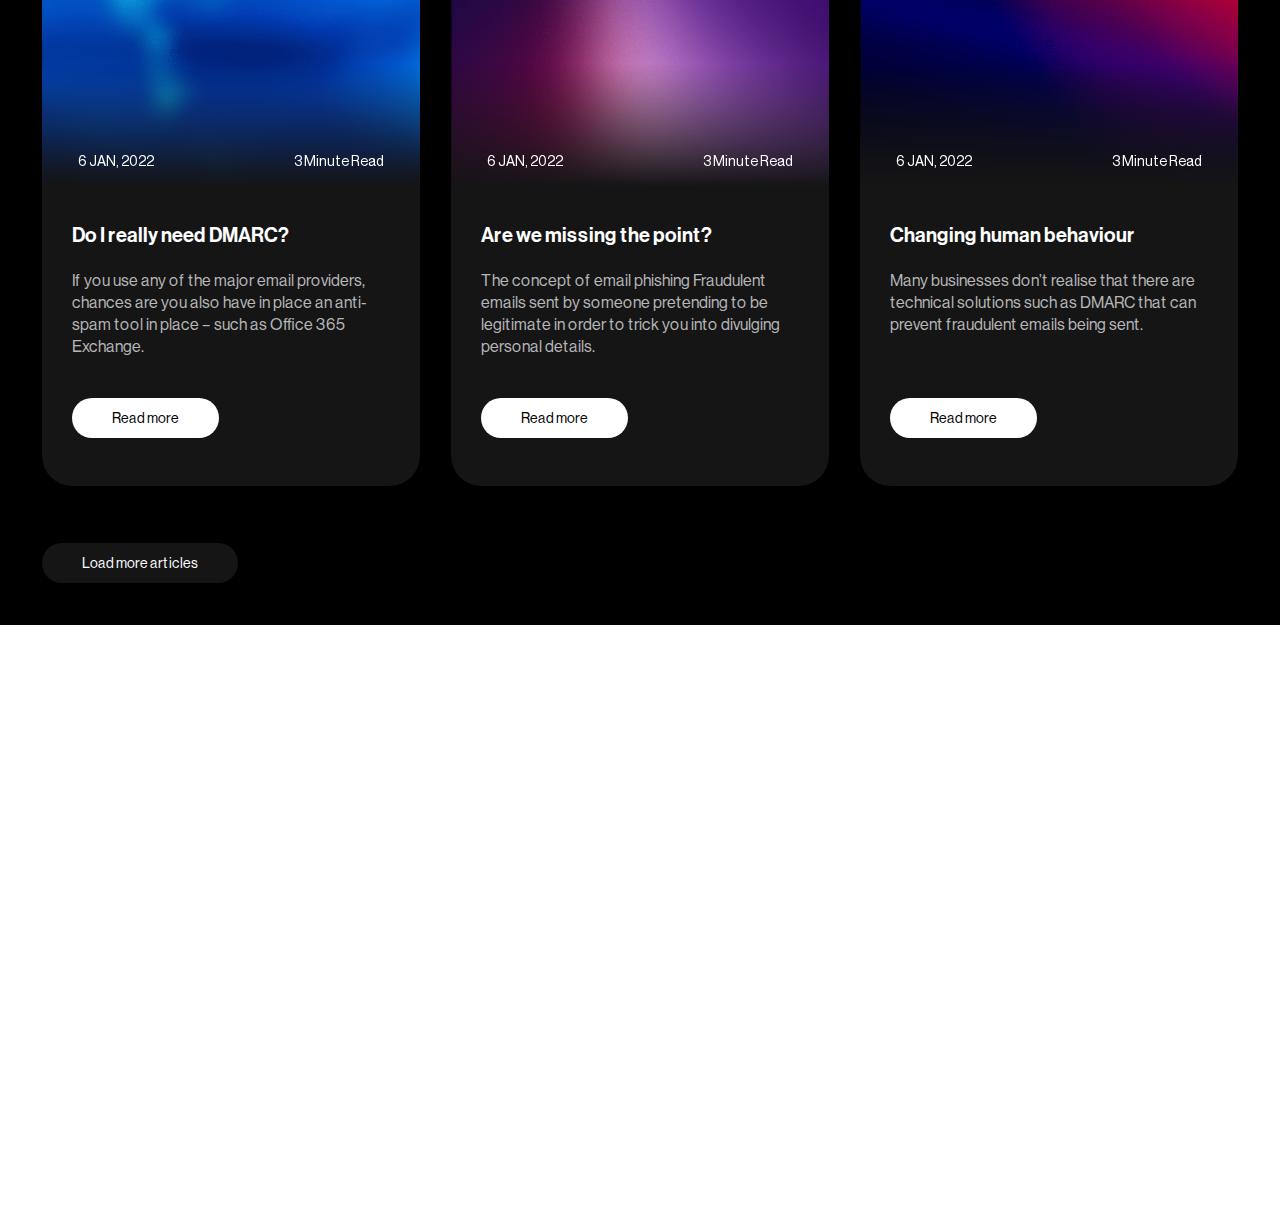
<file: resources-blog-summary.html>
<!DOCTYPE html>
<html lang="en">
<head>
    <meta charset="utf-8">
    <meta name="viewport" content="width=device-width, minimum-scale=1.0, maximum-scale=1.0, initial-scale=1.0, user-scalable=no">
    <meta name="format-detection" content="telephone=no">
    <title>Sendmarc | Resources Blog Summary</title>
    <link rel="shortcut icon" type="image/png" href="img/Light.png" />
    <link type="text/css" rel="stylesheet" href="css/slick-theme.min.css">
    <link type="text/css" rel="stylesheet" href="css/slick.min.css">
    <link type="text/css" rel="stylesheet" href="css/style.css">
</head>
<body>
    <main class="main-wrap">
        <!--  Beginning header section   -->
        <header class="main-header-section">
            <div class="common-wrap clear">
                <div class="header-inner flex-box">
                    <div class="logo-wrap flex-box">
                        <div class="main-logo">
                            <a href="index.html" class="logo">
                                <img src="svgs/main-logo.svg" alt="main-logo" class="desk">
                                <img src="svgs/favicon.svg" alt="main-logo" class="mobi">
                            </a>
                        </div>
                        <div class="menu-btn mobi" id="phone-nav">
                            <a href="#">Menu</a>
                            <div class="score-btn mobi">
                                <a href="#" class="btn small black-bg">Know your score</a>
                            </div>
                        </div>
                    </div>
                    <div class="nav-wrap">
                        <div class="nav-inner">
                            <div class="main-nav white-bg flex-box">
                                <nav class="nav-menu">
                                    <div class="small-fav flex-box flex-horizontal"><a href="index.html"><img src="svgs/favicon.svg" alt="light"></a></div>
                                    <ul>
                                        <li><a href="final-features.html">Features</a></li>
                                        <li><a href="#">Services</a></li>
                                        <li><a href="#">Pricing</a></li>
                                    </ul>
                                </nav>
                                <div class="nav-menu-btn desk">
                                    <div class="menu-btn">
                                        <a href="javascript:void(0)">Menu</a>
                                    </div>
                                    <div class="score-btn">
                                        <a href="#" class="btn small black-bg">Know your score</a>
                                    </div>
                                </div>
                            </div>
                        </div>
                    </div>
                </div>
            </div>
        </header>
        <!-- //End header section -->

        <!-- Beginning main content section -->
        <section class="main-content-wrap blog-summary">

            <section class="featured-blog-card-wrap">
                <div class="common-wrap clear">
                    <div class="featured-blog-card-inner">
                        <div class="big-case-study-card flex-box">
                            <div class="big-case-study-card-thumb">
                                <div class="mask aspect-1-2">
                                    <div class="image-container">
                                        <figure>
                                            <img src="img/resources-blog-summary/Left-thumb@2x.png" srcset="img/resources-blog-summary/Left-thumb.png 640w, img/resources-blog-summary/Left-thumb@2x.png 1025w, img/resources-blog-summary/Left-thumb@3x.png 1600w" sources="(min-width:1920px)640w, 1025w, 1600w, 100vw" alt="big-case-study-card-thumb">
                                        </figure>                                
                                    </div>
                                </div>
                                <div class="featured-blog-card-text">
                                    <h6 class="white-color">FEATURED ARTICLE</h6>
                                </div>
                                <div class="blog-cards-thumb-content top-thumb">
                                    <em class="white-color flex-box">6 JAN, 2022 <dfn>3 Minute Read</dfn></em>
                                </div>
                            </div>
                            <div class="big-case-study-card-content flex-box woodsmoke-bg">
                                <div class="featured-blog-Sub-heading flex-box">
                                    <h6 class="white-color">Featured ARTICLE</h6>
                                    <div class="date-read flex-box">
                                        <em class="jumbo-color">6 JAN, 2022 <dfn>|</dfn> <span>3 Minute Read</span></em>
                                    </div>
                                </div>
                                <div class="big-case-study-card-main-content">
                                    <h3 class="white-color">What are the risks to your business of a phishing attack?</h3>
                                    <p class="jumbo-color">Whether you’re an SME or a large multinational company, the risks of being victim to a phishing attack have never been higher, as criminals – and technology – become more sophisticated.</p>
                                    <div class="big-case-study-card-btn">
                                        <a href="#" class="btn white-bg black-color" tabindex="0">Read more</a>
                                    </div>
                                </div>
                            </div>
                        </div>
                        <div class="scroll-to-bottom">
                            <a href="#">
                                <span class="scroll-btn">
                                    <span class="mouse">
                                        <span>
                                        </span>
                                    </span>
                                </span>
                                <em>Scroll</em></a>
                        </div>
                    </div>
                </div>
            </section>
            
            <section class="blog-cards-wrap" id="scroll-form-section">
                <div class="common-wrap clear">
                    <div class="blog-cards-inner">
                        <div class="blog-cards-heading">
                            <h6 class="white-color">ALL ARTICLES</h6>
                        </div>
                        <div class="blog-cards-item-wrap">
                            <div class="blog-cards-item">
                                <div class="blog-cards-thumb">
                                    <div class="mask aspect-1-3">
                                        <div class="image-container">
                                            <figure>
                                                <img src="img/resources-blog-summary/item-1@2x.png" srcset="img/resources-blog-summary/item-1.png 640w, img/resources-blog-summary/item-1@2x.png 1025w, img/resources-blog-summary/item-1@3x.png 1600w" sources="(min-width:1920px)640w, 1025w, 1600w, 100vw" alt="blog-cards-thumb">
                                            </figure>
                                        </div>
                                    </div>
                                    <div class="blog-cards-thumb-content">
                                        <em class="white-color flex-box">6 JAN, 2022 <dfn>3 Minute Read</dfn></em>
                                    </div>
                                </div>
                                <div class="blog-cards-content-wrap woodsmoke-bg">
                                    <div class="blog-cards-content">
                                        <h4 class="white-color">Do I really need DMARC?</h4>
                                        <p>If you use any of the major email providers, chances are you also have in place an anti-spam tool in place – such as Office 365 Exchange.</p>
                                    </div>
                                    <div class="blog-cards-content-btn">
                                        <a href="#" class="btn white-bg black-color" tabindex="0">Read more</a>
                                    </div>
                                </div>
                            </div>
                            <div class="blog-cards-item">
                                <div class="blog-cards-thumb">
                                    <div class="mask aspect-1-3">
                                        <div class="image-container">
                                            <figure>
                                                <img src="img/resources-blog-summary/item-2@2x.png" srcset="img/resources-blog-summary/item-2.png 640w, img/resources-blog-summary/item-2@2x.png 1025w, img/resources-blog-summary/item-2@3x.png 1600w" sources="(min-width:1920px)640w, 1025w, 1600w, 100vw" alt="blog-cards-thumb">
                                            </figure>
                                        </div>
                                    </div>
                                    <div class="blog-cards-thumb-content">
                                        <em class="white-color flex-box">6 JAN, 2022 <dfn>3 Minute Read</dfn></em>
                                    </div>
                                </div>
                                <div class="blog-cards-content-wrap woodsmoke-bg">
                                    <div class="blog-cards-content">
                                        <h4 class="white-color">Are we missing the point?</h4>
                                        <p>The concept of email phishing Fraudulent emails sent by someone pretending to be legitimate in order to trick you into divulging personal details.</p>
                                    </div>
                                    <div class="blog-cards-content-btn">
                                        <a href="#" class="btn white-bg black-color" tabindex="0">Read more</a>
                                    </div>
                                </div>
                            </div>
                            <div class="blog-cards-item">
                                <div class="blog-cards-thumb">
                                    <div class="mask aspect-1-3">
                                        <div class="image-container">
                                            <figure>
                                                <img src="img/resources-blog-summary/item-3@2x.png" srcset="img/resources-blog-summary/item-3.png 640w, img/resources-blog-summary/item-3@2x.png 1025w, img/resources-blog-summary/item-3@3x.png 1600w" sources="(min-width:1920px)640w, 1025w, 1600w, 100vw" alt="blog-cards-thumb">
                                            </figure>
                                        </div>
                                    </div>
                                    <div class="blog-cards-thumb-content">
                                        <em class="white-color flex-box">6 JAN, 2022 <dfn>3 Minute Read</dfn></em>
                                    </div>
                                </div>
                                <div class="blog-cards-content-wrap woodsmoke-bg">
                                    <div class="blog-cards-content">
                                        <h4 class="white-color">Changing human behaviour</h4>
                                        <p>Many businesses don’t realise that there are technical solutions such as DMARC that can prevent fraudulent emails being sent.</p>
                                    </div>
                                    <div class="blog-cards-content-btn">
                                        <a href="#" class="btn white-bg black-color" tabindex="0">Read more</a>
                                    </div>
                                </div>
                            </div>
                            <div class="blog-cards-item">
                                <div class="blog-cards-thumb">
                                    <div class="mask aspect-1-3">
                                        <div class="image-container">
                                            <figure>
                                                <img src="img/resources-blog-summary/item-4@2x.png" srcset="img/resources-blog-summary/item-4.png 640w, img/resources-blog-summary/item-4@2x.png 1025w, img/resources-blog-summary/item-4@3x.png 1600w" sources="(min-width:1920px)640w, 1025w, 1600w, 100vw" alt="blog-cards-thumb">
                                            </figure>
                                        </div>
                                    </div>
                                    <div class="blog-cards-thumb-content">
                                        <em class="white-color flex-box">6 JAN, 2022 <dfn>3 Minute Read</dfn></em>
                                    </div>
                                </div>
                                <div class="blog-cards-content-wrap woodsmoke-bg">
                                    <div class="blog-cards-content">
                                        <h4 class="white-color">Do I really need DMARC?</h4>
                                        <p>If you use any of the major email providers, chances are you also have in place an anti-spam tool in place – such as Office 365 Exchange.</p>
                                    </div>
                                    <div class="blog-cards-content-btn">
                                        <a href="#" class="btn white-bg black-color" tabindex="0">Read more</a>
                                    </div>
                                </div>
                            </div>
                            <div class="blog-cards-item">
                                <div class="blog-cards-thumb">
                                    <div class="mask aspect-1-3">
                                        <div class="image-container">
                                            <figure>
                                                <img src="img/resources-blog-summary/item-5@2x.png" srcset="img/resources-blog-summary/item-5.png 640w, img/resources-blog-summary/item-5@2x.png 1025w, img/resources-blog-summary/item-5@3x.png 1600w" sources="(min-width:1920px)640w, 1025w, 1600w, 100vw" alt="blog-cards-thumb">
                                            </figure>
                                        </div>
                                    </div>
                                    <div class="blog-cards-thumb-content">
                                        <em class="white-color flex-box">6 JAN, 2022 <dfn>3 Minute Read</dfn></em>
                                    </div>
                                </div>
                                <div class="blog-cards-content-wrap woodsmoke-bg">
                                    <div class="blog-cards-content">
                                        <h4 class="white-color">Are we missing the point?</h4>
                                        <p>The concept of email phishing Fraudulent emails sent by someone pretending to be legitimate in order to trick you into divulging personal details.</p>
                                    </div>
                                    <div class="blog-cards-content-btn">
                                        <a href="#" class="btn white-bg black-color" tabindex="0">Read more</a>
                                    </div>
                                </div>
                            </div>
                            <div class="blog-cards-item">
                                <div class="blog-cards-thumb">
                                    <div class="mask aspect-1-3">
                                        <div class="image-container">
                                            <figure>
                                                <img src="img/resources-blog-summary/item-6@2x.png" srcset="img/resources-blog-summary/item-6.png 640w, img/resources-blog-summary/item-6@2x.png 1025w, img/resources-blog-summary/item-6@3x.png 1600w" sources="(min-width:1920px)640w, 1025w, 1600w, 100vw" alt="blog-cards-thumb">
                                            </figure>
                                        </div>
                                    </div>
                                    <div class="blog-cards-thumb-content">
                                        <em class="white-color flex-box">6 JAN, 2022 <dfn>3 Minute Read</dfn></em>
                                    </div>
                                </div>
                                <div class="blog-cards-content-wrap woodsmoke-bg">
                                    <div class="blog-cards-content">
                                        <h4 class="white-color">Changing human behaviour</h4>
                                        <p>Many businesses don’t realise that there are technical solutions such as DMARC that can prevent fraudulent emails being sent.</p>
                                    </div>
                                    <div class="blog-cards-content-btn">
                                        <a href="#" class="btn white-bg black-color" tabindex="0">Read more</a>
                                    </div>
                                </div>
                            </div>
                        </div>
                        <div class="blog-cards-row-btn">
                            <a href="#" class="btn white-color woodsmoke-bg">Load more articles</a>
                        </div>
                    </div>
                </div>
            </section>

        </section>
        <!-- //End main content section -->

        <!-- Beginning footer section-->
        <footer class="main-footer-section black-bg">
            <div class="common-wrap clear footer-inner">
                <div class="footer-innar flex">
                    <div class="footer-logo flex-box">
                        <a href="index.html"><img src="svgs/main-logo.svg" alt="footer-logo"></a>
                    </div>
                    <div class="footer-wiget-wrap flex-box">
                        <div class="footer-widget footer-widget-big">
                            <h5>How secure is your brand name from <em>email scammers? </em></h5>
                            <form action="#">
                                <div class="footer-widget-input-row-wrap flex-box">
                                    <div class="footer-widget-input-row">
                                        <input type="email" placeholder="name@yourcompany.com">
                                    </div>
                                    <div class="footer-widget-input-row footer-widget-input-row-submit">
                                        <input type="submit" value="Check now">
                                    </div>
                                </div>
                            </form>
                            <div class="social-icon-wrap desk">
                                <ul>
                                    <li><a href="#"><img src="svgs/Linkedin.svg" alt="linkdin"></a></li>
                                    <li><a href="#"><img src="svgs/Twitter.svg" alt="twitter"></a></li>
                                    <li><a href="#"><img src="svgs/Youtube.svg" alt="youtube"></a></li>

                                </ul>
                            </div>
                        </div>
                        <div class="footer-widget">
                            <h6>Menu</h6>
                            <ul>
                                <li><a href="#">Product</a></li>
                                <li><a href="#">Pricing</a></li>
                                <li><a href="#">Partners</a></li>
                                <li><a href="#">About</a></li>
                            </ul>
                        </div>
                        <div class="footer-widget">
                            <h6>Support</h6>
                            <ul>
                                <li><a href="#">Analyse Domain</a></li>
                                <li><a href="#">DNS Tools</a></li>
                                <li><a href="#">FAQ</a></li>
                                <li><a href="#">Contact</a></li>
                            </ul>
                        </div>
                        <div class="social-icon-wrap mobi">
                            <ul>
                                <li><a href="#"><img src="svgs/Twitter.svg" alt="twitter"></a></li>
                                <li><a href="#"><img src="svgs/Youtube.svg" alt="youtube"></a></li>
                                <li><a href="#"><img src="svgs/Linkedin.svg" alt="linkdin"></a></li>
                            </ul>
                        </div>
                    </div>
                    <div class="footer-bottom flex-box">
                        <div class="footer-copyright flex-box">
                            <p>Copyright © Sendmarc</p>
                            <p>Website by Dash Digital®</p>
                        </div>
                        <div class="footer-nav">
                            <ul>
                                <li><a href="#">Privacy Policy</a></li>
                                <li><a href="#">Terms of Service</a></li>
                            </ul>
                        </div>
                    </div>
                </div>
            </div>
        </footer>
        <!-- //End main footer section -->
    </main>
    
    <script type="text/javascript" src="js/jquery-3.5.1.min.js"></script>
    <script type="text/javascript" src="js/slick.min.js"></script>
    <script type="text/javascript" src="js/headroom.js"></script>
    <script type="text/javascript" src="js/ScrollTrigger.min.js"></script>
    <script type="text/javascript" src="js/gsap.min.js"></script>
    <script type="text/javascript" src="js/jquery.marquee.min.js"></script>
    <script type="text/javascript" src="js/typed.min.js"></script>
    <script type="text/javascript" src="js/common-scripts.js" defer></script>
</body>

</html>
</file>
<file: css/style.css>
@font-face {
    font-family: 'NeueHaasDisplayRoman';
    src: url('../fonts/NeueHaasDisplayRoman.eot');
    src: url('../fonts/NeueHaasDisplayRoman.eot') format('embedded-opentype'),
         url('../fonts/NeueHaasDisplayRoman.woff2') format('woff2'),
         url('../fonts/NeueHaasDisplayRoman.woff') format('woff'),
         url('../fonts/NeueHaasDisplayRoman.ttf') format('truetype'),
         url('../fonts/NeueHaasDisplayRoman.svg#NeueHaasDisplayRoman') format('svg');
}
@font-face {
    font-family: 'NeueHaasDisplayMediu';
    src: url('../fonts/NeueHaasDisplayMediu.eot');
    src: url('../fonts/NeueHaasDisplayMediu.eot') format('embedded-opentype'),
         url('../fonts/NeueHaasDisplayMediu.woff2') format('woff2'),
         url('../fonts/NeueHaasDisplayMediu.woff') format('woff'),
         url('../fonts/NeueHaasDisplayMediu.ttf') format('truetype'),
         url('../fonts/NeueHaasDisplayMediu.svg#NeueHaasDisplayMediu') format('svg');
}




/*	Resets
	------	*/

html, body, div, span, object, iframe, h1, h2, h3, h4, h5, h6, p, blockquote, pre, a, abbr, address, cite, code, del, dfn, em, img, ins, kbd, q, samp, small, strong, sub, sup, var, b, i, hr, dl, dt, dd, ol, ul, li, fieldset, form, label, legend, table, caption, tbody, tfoot, thead, tr, th, td, article, aside, canvas, details, figure, figcaption, hgroup, menu, footer, header, nav, section, summary, time, mark, audio, video {margin: 0; padding: 0; border: 0; }

ul{list-style: none;}
article, aside, canvas, figure, figure img, figcaption, hgroup, footer, header, nav, section, audio, video{display: block;}

blockquote, q{quotes: none;}
blockquote:before, blockquote:after,
q:before, q:after{content: ''; content: none;}
table{border-collapse: collapse; border-spacing: 0;}
b, strong{font-weight: bold;}
[type="checkbox"], [type="radio"]{box-sizing: border-box; padding: 0;}
[type="search"]{-webkit-appearance: textfield; outline-offset: -2px;}
[type="search"]::-webkit-search-decoration{-webkit-appearance: none;}
::-webkit-file-upload-button{-webkit-appearance: button; font: inherit;}

.clear:after{content:".";display:block;clear:both;visibility:hidden;line-height:0;height:0}
a img{border:0; width: auto; height: auto; max-width: 100%; vertical-align: bottom; border-style: none; -webkit-perspective: 0; perspective: 0; -webkit-backface-visibility: hidden; -webkit-transform: translate3d(0,0,0); visibility: visible; backface-visibility: hidden;}
a,input,select,textarea{outline:none; border-radius: 0;}
img{width: auto; height: auto; max-width: 100%; vertical-align: bottom; border-style: none; -webkit-perspective: 0; perspective: 0; -webkit-backface-visibility: hidden; -webkit-transform: translate3d(0,0,0); visibility: visible; backface-visibility: hidden;}

/* Selection colours (easy to forget) */
img::selection{background: transparent;}
img::-moz-selection{background: transparent;}
a{text-decoration: none; display: inline-block;}

input[type='number']{-moz-appearance:textfield;}
input::-webkit-outer-spin-button,
input::-webkit-inner-spin-button{-webkit-appearance: none;}
input::-moz-focus-inner{border:0; padding: 0; }
input:invalid,
input:required{box-shadow: none;}
input[type="search"]::-webkit-search-decoration,
input[type="search"]::-webkit-search-cancel-button,
input[type="search"]::-webkit-search-results-button,
input[type="search"]::-webkit-search-results-decoration{display: none;}
input:required { box-shadow:none; }
input::-moz-focus-inner{box-shadow:0 0 0px transparent;}
input[type="text"],input[type="email"],input[type="tel"],input[type="search"],input[type="number"],input[type="submit"],input[type="password"],select,textarea{-webkit-appearance:none;-moz-appearance:none;appearance:none;}

/*	Resets
------	*/

body{background: var(--white); -webkit-text-size-adjust: 100%; -moz-text-size-adjust:100%; -moz-osx-font-smoothing:grayscale;-webkit-font-smoothing:antialiased; overflow-x: hidden; overflow-y:auto; font-size: 16px;line-height: 22px; color: var(--black); font-weight: normal; font-family: 'NeueHaasDisplayRoman',sans-serif;}

*{-webkit-box-sizing: border-box;-moz-box-sizing:border-box; box-sizing: border-box;}


:root{

    --white: #ffffff;
    --black: #000000;
	--eucalyptus: #24a148;
	--supernova: #fac50a;
	--alizarin: #da1e28;
	--blue: #0f62fe;
	--alabaster: #fbfbfb;
	--porcelain: #f3f4f5;
    --concrete: #f2f2f2;
    --mine: #1f1f1f;
    --cornflower: #7b61ff;
    --jumbo: #86868b;
    
    --dusty-gray: #959595;
    --tundora: #494949;
    --woodsmoke: #151516;
    --mercury: #e7e7e7;

    --nobel: #B7B7B7;
    --nobel-light: #B4B4B4;
    --alto:#E0E0E0;
    --mine-shaft: #303030;

    --tundora: #434343;
    --silver: #C4C4C4;
    --tundora: #4E4E4E;
    --manatee: #949499;

}

/* Background color */
.white-bg{background-color: var(--white);}
.black-bg{background-color: var(--black);}
.alabaster-bg{background-color: var(--alizarin);}
.porcelain-bg{background-color: var(--porcelain);}
.woodsmoke-bg{background-color: var(--woodsmoke);}


/* Background color */

/* Text color */
.jumbo-color{color: var(--jumbo);}
.white-color{color: var(--white);}
.black-color{color: var(--black);}
.porcelain-color{color: var(--porcelain);}
/* Text color */

/* Global style */
h1, h2, h3, h4, h5, h6{font-family: 'NeueHaasDisplayMediu',sans-serif; font-weight: normal;}

h1{font-size: 90px; line-height: normal;}
h2{font-size: 50px; line-height: 50px;}
h3{font-size: 35px; line-height: 35px;}
h4{font-size: 20px; line-height: 20px;}

h5{font-size: 24px; line-height: 24px;}
h6{font-size: 16px; line-height: 19.2px;}

dfn, address, em{font-style: normal;}
label, input[type="submit"]{cursor: pointer;}
button:focus{outline: none;}
.btn{-webkit-transition: all .4s ease-in-out; -moz-transition: all .4s ease-in-out; transition: all .4s ease-in-out; border-radius: 50px; text-align: center;  font-family: 'NeueHaasDisplayRoman', sans-serif; font-size: 14px; min-width: 120px; padding: 13px 40px 11px; line-height: 16px;}
.btn.large{color: var(--white); border-radius: 5px; border: dashed var(--cornflower);}
.btn.large:hover{background-color: transparent; color: var(--black);}
.btn.medium{background-color: var(--black); color: var(--white); border-radius: 50px;}
.btn.medium:hover{background-color: var(--mine);}

.btn.small:hover{background-color: var(--concrete);}
.transparent{}

.black-arrow-btn, .white-arrow-btn{font-size: 16px; line-height: normal; font-family: 'NeueHaasDisplayMediu', sans-serif; font-weight: normal; position: relative; color: var(--black);}
.white-arrow-btn{color: var(--white);}
.black-arrow-btn::after, .white-arrow-btn::after{position: absolute; content: ''; width: 24px; height: 24px; top: 50%; transform: translateY(-50%); right: -33px; background-image: url(../svgs/right-chevron.svg); background-repeat: no-repeat; background-size: cover; transition: 0.4s ease-in-out;}
.white-arrow-btn::after{background-image: url(../svgs/right-chevron-white.svg);}
.black-arrow-btn:hover::after, .white-arrow-btn:hover::after{right: -37px;}

.btn.play-btn{min-width: 130px; min-height: 38px; line-height: 38px; border-radius: 50px; color: var(--white); border: 1px solid var(--white); background-color: transparent; font-size: 14px; position: relative; padding: 1px 10px 0 30px;}
.btn.play-btn:before{position: absolute; content: ''; left: 24px; top: 50%; transform: translateY(-50%); background-repeat: no-repeat; background-size: 12px 12px; background-position: center center; background-image: url(../svgs/Play-icon.svg); background-repeat: no-repeat; width: 12px; height: 12px;}
.btn.play-btn:hover{background-color: var(--white); color: var(--mine);}
.btn.play-btn:hover:before{background-image: url(../svgs/Play-icon-blk.svg); }





.mobi{display: none;}
.desk{display: block;}

.common-wrap{max-width: 1236px; margin: 0 auto; clear: both; padding: 0 20px;}


/* Flex style */
.flex-box{display: -webkit-box; display: -ms-flexbox; display: flex; -webkit-box-orient: horizontal; -webkit-box-direction: normal; -ms-flex-flow: row wrap; flex-flow: row wrap;}
.flex-box.flex-horizontal{justify-content: center}
.order-1{-webkit-order: 1; -moz-order: 1; -ms-order: 1; order: 1;}
.order-2{-webkit-order: 2; -moz-order: 2; -ms-order: 2; order: 2;}
/* End Flex style */

section, footer, header{float: left; width: 100%; position: relative;}

body,html{height: 100%;}
.main-wrap{min-height: 100%; overflow: hidden; position: relative; overflow-x: hidden;}

.mb-0{margin-bottom: 0 !important;}


/* Start header style */
.main-header-section{float: left; width: 100%; padding: 24px 0; position: fixed; top: 0; left: 0; z-index: 999; transition: 0.4s ease-in-out;}
.header-inner{width: 100%; align-items: center;}
.logo-wrap{float: left; width: 138px;}
.nav-wrap{float: left; width: calc(100% - 138px);}
.nav-inner{float: right; width: 100%; max-width: 588px; box-shadow: 0 4px 6px 0 rgba(173, 173, 173, 0.25); border-radius: 20px;}
.main-nav{ width: 100%; padding: 4px; border-radius: 20px; align-items: center;  min-height: 40px; box-shadow: 0 4px 6px 0 rgba(173, 173, 173, 0.25); justify-content: space-between;}
.nav-menu{float: left;}
.nav-menu ul{display: -webkit-box; display: -ms-flexbox; display: flex; -webkit-box-orient: horizontal; -webkit-box-direction: normal; -ms-flex-flow: row wrap; flex-flow: row wrap; }
.nav-menu ul li{width: auto; transition: 0.4s ease-in-out;}
.nav-menu ul li a{font-size: 14px; color: var(--black); font-family: 'NeueHaasDisplayRoman',sans-serif; transition: .4s ease-in-out; background-color: transparent; border-radius: 50px; padding: 6px 16px;}
.nav-menu ul li a:hover { background-color: var(--porcelain); }
.nav-menu-btn{display: -webkit-box; display: -ms-flexbox; display: flex; -webkit-box-orient: horizontal; -webkit-box-direction: normal; -ms-flex-flow: row wrap; flex-flow: row wrap; -webkit-box-align: center; -ms-flex-align: center; align-items: center; justify-content: space-between;}
.menu-btn{float: left; margin-right: 4px;}
.menu-btn a { color: var(--black); font-size: 14px; font-family: 'NeueHaasDisplayRoman',sans-serif; line-height: 32px; padding: 1px 37px 0 16px; transition: .4s ease-in-out; position: relative; border-radius: 50px; background-color: transparent; }
.menu-btn a:after { position: absolute; top: 50%; right: 16px; width: 9px; height: 9px; content: ""; background-image: url(../svgs/menu-icon.svg); background-repeat: no-repeat; background-size: 9px 9px; transform: translateY(-50%); }
.menu-btn a:hover{background-color: var(--porcelain);}
.score-btn{float: left; width: auto;}
.score-btn a { color: var(--white); display: block; font-size: 14px; font-family: 'NeueHaasDisplayRoman',sans-serif; padding: 9px 24px 8px; }
.btn.small:hover{background-color: var(--mine);}
.menu-btn .score-btn a:after{content: none;}

.navshown{overflow: hidden}

.small-fav{float: left; transition: 0.4s ease-in-out; opacity: 0; line-height: 25px; width: 0px;}
/*.headroom--not-top .logo-wrap{opacity: 0;}*/
.headroom--not-top.slidedown .logo-wrap{opacity: 0;}
header.main-header-section.headroom.headroom--not-bottom.headroom--not-top.slideup .logo-wrap{opacity: 0;}

.headroom.slideup {transform: translateY(-100%);}
.main-header-section.headroom--not-top .small-fav{opacity: 1; padding: 0; width: 48px; transition-delay: 0.5s;}
/*header.main-header-section.headroom.headroom--not-bottom.headroom--not-top.slidedown .pl-none{padding-left: 16px !important;}*/
.pl-none{padding-left: 0 !important;}

/* .headroom.slideDown.headroom--not-top{background-color: #000000;}
.headroom.slideDown.headroom--not-top .b-logo{opacity: 1;} */
/* End header style */

/* Start Hero style */
.hero-spacer{float: left;  width: 100%; height: 100vh;}
.heroHide .hero-wrap{z-index: -3; opacity: 0;}
.hero-wrap{float: left; width: 100%; height: calc(100vh); padding: 88px 0 70px; align-items: flex-end;     position: fixed;
    top: auto;
    left: 0;
    transform: translate(0px, 0px);
    overflow: hidden;}
.hero-bg{float: left; width: 100%; height: 100%; position: absolute; top: 0; left: 0;}
.hero-bg figure{float: left; width: 100%; height: 100%;}
.hero-bg img{float: left; width: 100%; height: 100%; object-fit: cover; object-position: center;}
.hero-inner{float: left; width: 100%; position: relative; z-index: 1; padding-right: 10px; display: -webkit-flex; display: -moz-flex; display: -ms-flex; display: -o-flex; display: flex; flex-flow: row wrap; justify-content: space-between}
.hero-heading-text{float: left; width: 52.83612%;}
.hero-heading-text h1{color: var(--white); line-height: 90px; width: 100%;}
.hero-heading-text h1 .Typewriter__wrapper span{display: inline-block;}
.hero-heading-text h1 em{color: var(--jumbo);}
.hero-paragraph-content{float: right; width: 28.17725752508361%; margin-top: 36px;}
.hero-paragraph-content p{color: var(--white);}
.hero-paragraph-btn{float: left; width: 100%; margin-top: 26px;}
.hero-paragraph-btn a { color: var(--black); font-size: 14px;font-family: 'NeueHaasDisplayRoman',sans-serif;}
.hero-paragraph-btn a.btn.small:hover{background-color: var(--porcelain);}
.scroll-to-bottom{float: left; width: 100%; padding-top: 62px; position: relative; z-index: 1;}
.scroll-to-bottom a{width: 70px; display: -webkit-box; display: -ms-flexbox; display: flex; -webkit-box-orient: horizontal; -webkit-box-direction: normal; -ms-flex-flow: row wrap; flex-flow: row wrap; -webkit-box-align: center; -ms-flex-align: center; align-items: center;}    
.scroll-to-bottom em{color: var(--white); font-family: 'NeueHaasDisplayRoman',sans-serif; font-size: 14px; margin: 0 12px 0 24px;}



@-webkit-keyframes ani-mouse {
 0% {
        opacity: 1
    }
    100% {
        opacity: 0;
        transform: translate(50%, 10px)
    }
}
@-moz-keyframes ani-mouse {
 0% {
        opacity: 1
    }
    100% {
        opacity: 0;
        transform: translate(50%, 10px)
    }
}
@keyframes ani-mouse {
 0% {
        opacity: 1
    }
    100% {
        opacity: 0;
        transform: translate(50%, 10px)
    }
}
.scroll-btn {display:block;position:absolute; left:0px;right:0;text-align:center}
.scroll-btn>* {
 display:inline-block;
 line-height:18px;
 font-size:13px;
 font-weight:400;
 color:#7f8c8d;
 color:#fff;
 font-family:"proxima-nova","Helvetica Neue",Helvetica,Arial,sans-serif;
 letter-spacing:2px
}
.scroll-btn>*:hover,
.scroll-btn>*:focus,
.scroll-btn>*.active {color:#fff}
.scroll-btn>*:hover,
.scroll-btn>*:focus,
.scroll-btn>*:active,
.scroll-btn>*.active {opacity:.8;filter:alpha(opacity=80)}
.scroll-btn .mouse {
 position:relative;
 display:block;
 width:12px;
 height:20px;
 margin:0;
 -webkit-box-sizing:border-box;
 -moz-box-sizing:border-box;
 box-sizing:border-box;
 border:1px solid #fff;
 border-radius:23px
}
.scroll-btn .mouse>* {
 position:absolute;
 display:block;
 top:29%;
 left:50%;
 width: 4px;
 height:4px;
 margin:-2px 0 0 -4px;
 background:#fff;
 border-radius:50%;
 -webkit-animation:ani-mouse 1.5s linear infinite;
 -moz-animation:ani-mouse 1.5s linear infinite;
 animation:ani-mouse 1.5s linear infinite; transform: translateX(50%);
}
/* End Hero style */

/* Start stats-component style */
.stats-component-wrap { float: left; width: 100%; border-top-left-radius: 25px; margin-top: -30px; border-top-right-radius: 25px; padding: 104px 0; z-index: 1;}
.stats-component-inner{float: left; width: 100%; padding-bottom: 17px;}
.stats-component-content{float: left; width: 49.16387959866221%; margin-top: 16px;}
.stats-component-content span{font-family: 'NeueHaasDisplayMediu',sans-serif; font-weight: normal; text-transform: uppercase; display: block; margin-bottom: 24px; line-height: 19.2px;}
.stats-component-content em{color: var(--jumbo);}
.stats-component-item-wrap{float: right; width: 38.96321070234114%;}
.stats-component-item{float: left; width: 47.85407725321888%; border-top: 1px solid var(--black); padding: 31px 9% 56px 0; margin-right: 4.2%;}
.stats-component-item:nth-child(2n + 2){margin-right: 0;}
.stats-component-item h2{line-height: normal; margin-bottom: 8px; }
.stats-component-item sup{font-size: 16px; }
.stats-component-item p em{color: #767676;}
.stats-component-bottom{float: left; width: 100%; padding-top: 62px;}
.stats-component-thumb{float: left; width: 53.09364548494983%;}
.stats-component-thumb figure{float: left; width: 100%;}
.stats-component-thumb img{float: left; width: 100%;}
.stats-component-text{float: right; width: 38.96321070234114%;}
.stats-component-text h2{margin-bottom: 32px;}
.stats-component-text p{max-width: 418px;}
.stats-component-text a{font-family: 'NeueHaasDisplayMediu',sans-serif; font-weight: normal; color: var(--black);}
.stats-component-text p a{ display: inline;}
.stats-component-text-btn{float: left; width: 100%; padding-top: 40px;}
.stats-component-text-btn a{font-family: 'NeueHaasDisplayRoman', sans-serif;}
/* End stats-component style */

/* case-study-slider style */
.case-study-slider-wrap{float: left; width: 100%;  z-index: 1; background-color: var(--white);}
.case-study-slider-wrap .common-wrap{height: 100%; position: relative;}
.case-study-slider-bg{float: left; width: 100%; position: relative; top: 0; left: 0; height: 100%;}
.case-study-slider-bg figure{float: left; width: 100%; height: 100%;}
.case-study-slider-bg img{float: left; width: 100%; height: 100%; object-fit: cover;}
.case-study-slider-inner{float: left; width: 100%; z-index: 1; position: absolute; left: 0; bottom: 0; padding: 57px 0;}
.case-study-slider-item-wrap{float: left; width: 100%;}
.case-study-slider-item{float: left; width: 100%; position: relative;}
.case-study-slider-content{float: left; width: 59.36454849498328%;}
.case-study-slider-content h3{color: var(--white); line-height: 40px;}
.case-study-slider-content-btn{float: left; width: 100%; margin-top: 40px;}
.case-study-slider-content-btn a{color: var(--black);}
.case-study-slider-content-btn a.btn.small:hover{background-color: var(--porcelain);}
.case-study-slider-logo{float: right; width: 40.63545150501672%; margin-top: 18px;}
.case-study-slider-logo a{width: 82px;float: right;}
.case-study-slider-item-wrap .slick-next, .case-study-slider-item-wrap .slick-prev, .carousel-prev, .carousel-next{ width: 24px; height: 24px; top: -62px; left: 13px; z-index: 1; }
.case-study-slider-item-wrap .slick-next, .carousel-next { left: 60px; }
.case-study-slider-item-wrap .slick-next:before, .case-study-slider-item-wrap .slick-prev:before, .carousel-prev:before, .carousel-next:before{content: ''; position: absolute; width: 100%; height: 100%;  background-image: url(../svgs/Arrow_Right.svg); top: 0; left: 0; background-size: cover; background-position: center; opacity: 1;}
.case-study-slider-item-wrap .slick-prev:before, .carousel-prev:before{ background-image: url(../svgs/Arrow_Left.svg);}
.carousel-nav{position: absolute;}
/* case-study-slider style */

/* Start safeguards Style */
.safeguards-wrap{float: left; width: 100%; padding: 88px 0; background-color: var(--porcelain); z-index: 1;}
.safeguards-innar{width: 100%; justify-content: center;}
.safeguards-content{max-width: 820px; width: 100%; text-align: center;}
.safeguards-content h6{text-transform: uppercase; margin-bottom: 24px; line-height: 19.2px;}
.safeguards-content h2 em{color: var(--jumbo);}

.card-component-groups{width: 100%; margin-top: 58px;}
.ml-20{margin-left: 1.672240802675583%;}
.header-image-card{width: 59.36454849498328%; min-height: 450px; padding: 40px 45px 0 48px; border-radius: 30px; overflow: hidden; position: relative; background-color: var(--woodsmoke); -webkit-mask-image: -webkit-radial-gradient(white, black);}
.header-image-card-bg{position: absolute; top: 0; left: 0; width: 100%; height: 100%;}
.header-image-card-bg figure{width: 100%; height: 100%;}
.header-image-card-bg figure img{width: 100%; height: 100%; object-fit: cover;}
.header-image-card-innar{width: 100%; height: 100%; position: relative; z-index: 2; justify-content: space-between;}

.header-image-card-content{width: 43%; align-content: space-between; padding-bottom: 48px;}
.header-image-card-content-icon{width: 100%;}
.header-image-card-text{width: 100%;}
.header-image-card-text h2{color: var(--white); margin-bottom: 24px;}
.header-image-card-text h2 em{color: var(--jumbo);}
.header-image-card-text p{color: var(--white);}

.header-image-card-thumb{width: 48%; align-content: flex-end; align-items: flex-end;}
.header-image-card-thumb figure{width: 100%;}
.header-image-card-thumb figure img{width: 100%;}

.header-image-card.header-image-card-secondary{padding: 45px 45px 0 32px;}
.header-image-card-secondary .header-image-card-thumb{max-width: 250px; width: 40%; position: absolute; top: 0; right: 0;}
.header-image-card-secondary .header-image-card-content{width: 100%; padding-bottom: 42px;}
.header-image-card-secondary .header-image-card-content h2{max-width: 246px;}
.header-image-card-secondary .header-image-card-content p{color: var(--nobel); max-width: 585px;}

.forty-card{width: 38.96321070234114%; min-height: 450px; position: relative;  padding: 40px 44px 48px; border-radius: 30px; overflow: hidden; -webkit-mask-image: -webkit-radial-gradient(white, black);}
.forty-card-bg{position: absolute; top: 0; left: 0; width: 100%; height: 100%; -webkit-backdrop-filter: blur(20px); backdrop-filter: blur(20px);}
.forty-card-bg figure{width: 100%; height: 100%;}
.forty-card-bg figure img{width: 100%; height: 100%; object-fit: cover;}

.forty-card-innar{width: 100%; height: 100%; align-content: space-between; position: relative; z-index: 2;}
.forty-card-icon{width: 100%;}
.forty-card-content{width: 100%;}
.forty-card-content h2 { color: var(--white); max-width: 300px; margin-bottom: 24px; }
.forty-card-content h2 em{color: var(--jumbo);}
.forty-card-content p{color: var(--white);}

.mt-20{margin-top: 20px;}

.full-card{width: 100%; align-items: flex-end; position: relative; padding: 40px 44px 48px 44px; border-radius: 30px; min-height: 558px; overflow: hidden;-webkit-mask-image: -webkit-radial-gradient(white, black);}
.full-card-bg{position: absolute; top: 0; left: 0; width: 100%; height: 100%;}
.full-card-bg figure{width: 100%; height: 100%;}
.full-card-bg figure img{width: 100%; height: 100%; object-fit: cover;}
.full-card-innar{width: 100%; position: relative; z-index: 2; align-items: flex-end;}

.full-card-title-wrap{width: 62%; margin-bottom: 2px;}
.full-card-title-wrap h6{color: var(--white); margin-bottom: 24px; text-transform: uppercase;}
.full-card-title-wrap h3{color: var(--white); max-width: 415px;}
.full-card-title-wrap p{color: var(--white);}
.full-card-content-wrap{width: 38%;}
.full-card-btn-wrap{width: 100%; margin-top: 40px; align-items: center;}
.full-card-btn-wrap a{margin-right: 12px;}
.full-card-content-wrap p{color: var(--white); margin-top: 20px; max-width: 340px;}
/* End safeguards Style */

/* Start logo-blocks-component style */
.logo-blocks-component-wrap{float: left; width: 100%; padding: 118px 0 370px; position: relative;}
.logo-blocks-component-wrap:after{position: absolute; content: ''; top: 0; left: 0; width: 100%; height: 100%; -webkit-filter: blur(120px); filter: blur(120px); z-index: -1;}
.logo-blocks-component-innar{width: 100%; position: relative; z-index: 4;}
.logo-blocks-component{width: 100%;}
.logo-blocks-component h6{color: var(--white); text-transform: uppercase; margin-bottom: 24px;}
.logo-blocks-component h2{color: var(--white);}
.logo-blocks-content{width: 66.56%;}
.logo-blocks-single-element{width: 16.66666666666667%; padding: 20px 45px; min-height: 199px; justify-content: center; align-items: center; border: solid 1px var(--dusty-gray);margin-top: -1px;}
.logo-blocks-single-element {border-left: 0;}
.logo-blocks-single-element:nth-child(2), .logo-blocks-single-element:nth-child(6n+4){border-left: solid 1px var(--dusty-gray);}
.logo-blocks-single-element figure{max-width: 106px; width: 100%; display: flex; flex-flow: row wrap; justify-content: center;}
.logo-blocks-single-element img{max-height: 80px;}
/* End logo-blocks-component style */

/* Start sendmarc-pride Style */
.sendmarc-pride-wrap{float:left; width: 100%; padding: 62px 0 30px; background-color: var(--black); z-index: 3;}
.sendmarc-pride-innar{width: 100%; position: relative; z-index: 4; margin-top: -308px;}
.sendmarc-pride-content{max-width: 588px; width: 100%; margin-bottom: 30px;}
.sendmarc-pride-content h6{color: var(--white); text-transform: uppercase; margin-bottom: 24px;}
.sendmarc-pride-content h2{color: var(--white); margin-bottom: 40px;}
.sendmarc-pride-content h2 em{color: var(--jumbo);}
.sendmarc-pride-content p{color: var(--nobel); font-size: 24px; line-height: 28px; max-width: 450px;}
/* End sendmarc-pride Style */

/* Start sendmarc-offer Style */
.sendmarc-offer-wrap{float: left; width: 100%; padding: 55px 0 120px; background-color: var(--black); z-index: 1;}
.sendmarc-offer-innar{float: left; width: 100%;}
.sendmarc-offer-innar h6{text-transform: uppercase; color: var(--white); margin-bottom: 24px;}
.sendmarc-offer-innar h2{color: var(--white); max-width: 1034px;}
.sendmarc-offer-innar h2 em{color: var(--jumbo);}
.sendmarc-offer-btn-wrap{width: 100%; align-items: flex-start; margin-top: 56px;}
.toggle-btn{width: 50.8%; padding-top: 5px;}
.toggle-btn ul{width: auto; background-color: var(--white); border-radius: 50px; padding: 4px; display: flex; flex-flow: row wrap;}
.toggle-btn ul li{width: auto;}
.toggle-btn ul li a{padding: 1px 16px 0; color: var(--black); background-color: transparent; border-radius: 50px; font-size: 14px; line-height: 32px; transition: .4s ease-in-out;}

.sendmarc-offer-btn-content{float: left; width: 100%; display: none;}
.sendmarc-offer-btn-content:last-child{display: block;}
.sendmarc-offer-btn-content p{color: var(--white); max-width: 345px;}
/* End sendmarc-offer Style */

/* begining-testimonial-style */
.testimonial-wrap {float: left;width: 100%;padding: 120px 0 77px;background-color: var(--white); z-index: 1;}
.testimonial-wrap .common-wrap {max-width: 1236px;}
.testimonial-inner {float: left;width: 100%;min-height: 680px;position: relative; padding: 20px 40px;}
.testimonial-bg {width: 100%;height: 100%;position: absolute;top: 0px;left: 0;}
.testimonial-bg figure {float: left;width: 100%;height: 100%;}
.testimonial-bg img {float: left;width: 100%;height: 100%;object-fit: cover;border-radius: 30px;-webkit-mask-image: -webkit-radial-gradient(white, black);}
.testimonial-card-wrap {float: left; max-width: 425px; width: 100%; background-color: var(--white); position: relative; border-radius: 15px; align-self: flex-end; }
.testimonial-card-content{float: left; width: 100%; padding: 31px 40px 32px; border-bottom: 1px solid #e2e3e9;}
.testimonial-card-wrap p {float: left;font-size: 16px; font-family: 'NeueHaasDisplayRoman',sans-serif;margin-top: 33px;}
.testimonial-card-text-wrap {float: left;width: 100%;align-items: center;justify-content: space-between; padding: 19px 40px 23px;}
.testimonial-card-text {width: 50%;}
.testimonial-card-text em {font-size: 14px; line-height: 16px; font-weight: normal;font-family: 'NeueHaasDisplayRoman',sans-serif;}
.testimonial-card-text h6 {font-size: 14px; line-height: 17px; font-weight: 500;font-family: 'NeueHaasDisplayMediu',sans-serif;}
.testimonial-card-thumb {max-width: 92px;width: 100%;}
.testimonial-card-thumb figure {float: left;width: 100%;}
.testimonial-card-thumb img {float: left;width: 100%;}
/* end-testimonial-style */

/* begining-icon-card-style */
.icon-card-wrap {float: left;width: 100%; padding-bottom: 88px; background: var(--white); z-index: 1;}
.icon-card-inner {float: left;width: 100%;}
.icon-card-heading {max-width: 954px; margin: 0 auto;clear: both;padding-left: 8px;}
.icon-card-heading h6 {text-align: center;margin-bottom: 24px;}
.icon-card-heading h2 {font-weight: 500; text-align: center;}
.icon-card-component {float: left;width: 100%; margin-top: 64px;}
.icon-card {width: 21.40468227424749%; margin-bottom: 40px; margin-right: 4.79375696767001%; padding: 16px 12px;}

@media only screen and (min-width: 1025px){
    
.icon-card:nth-child(4n + 4){margin-right: 0;}
}

.icon-card-thumb {float: left;width: 100%;text-align: center;margin-bottom: 24px;}
.icon-card-thumb figure {width: auto;}
.icon-card-thumb img {display: inline-block;}
.icon-card-content {float: left;width: 100%;}
.icon-card-content p {font-size: 20px;font-weight: 500;line-height: 20px;text-align: center;font-family: 'NeueHaasDisplayMediu',sans-serif;}
.icon-card-btn {float: left;width: 100%; justify-content: center; margin-top: 40px;}
.icon-card-btn a.btn.small{background-color: var(--black); color: var(--white);}
.icon-card-btn a.btn.small:hover{background-color: var(--mine);}
/* end-icon-card-style */

/* begining-logo-cards-component-style */
.logo-cards-component-wrap {float: left;width: 100%;padding: 88px 0 68px; background-color: var(--alabaster); z-index: 1;}
.logo-cards-component-wrap .common-wrap {max-width: 100%;padding: 0;}
.logo-cards-component-inner {float: left;width: 100%;}
.logo-cards-component-heading {max-width: 954px; margin: 0 auto;clear: both;}
.logo-cards-component-heading h6 {text-align: center;margin-bottom: 24px;}
.logo-cards-component-heading h2 {font-weight: 500; text-align: center;margin-bottom: 32px;}
.logo-cards-component-heading p {font-size: 16px;line-height: 22px;text-align: center; padding: 0 10px;margin-bottom: 64px;}
.logo-cards-component {float: left;width: 100%;}
.logo-cards-row {float: left;width: 100%;margin-bottom: 32px;}
.logo-thumb {float: left; width: auto;margin: 0 12px;}
.logo-thumb figure {float: left; width: auto;}
.logo-thumb img {float: left;border-radius: 5px;}
/* end-logo-cards-component-style */
.slick-dotted.slick-slider{margin-bottom: 0;}
/*  begining-scammer-style */
.scammer-wrap {float: left; width: 100%; padding: 120px 0; position: relative; z-index: 1;}
.scammer-bg{float: left; width: 100%; height: 100%; position: absolute; top: 0; left: 0;}
.scammer-bg figure{float: left; width: 100%; height: 100%;}
.scammer-bg figure img{width: 100%; height: 100%; object-fit: cover;}
.scammer-wrap .common-wrap {max-width: 1236px;}
.scammer-inner {float: left;width: 100%; position: relative; z-index: 2;}
.scammer-heading {float: left;width: 93%;}
.scammer-heading h6 {margin-bottom: 24px;text-transform: uppercase;color: var(--white);}
.scammer-heading h2 {font-size: 90px;font-weight: 500;line-height: 90px;color: var(--white);margin-bottom: 64px;}
.scammer-form-wrap {float: left;width: 100%; max-width: 345px; background-color: var(--white); padding: 4px 5px 4px 10px; border-radius: 25px;}
.input-row {float: left;width: calc(100% - 115px);}
.input-row input[type="email"] {float: left;width: 100%;height: 32px;line-height: 36px;padding: 0 5px 0 14px;border: none;}
.input-row input::placeholder {font-size: 14px;line-height: normal;color: var(--jumbo);font-family: 'NeueHaasDisplayRoman',sans-serif;}
.input-submit {float: right;width: 115px;}
.input-submit input[type="submit"] { float: left; width: 100%; line-height: 11px; border: none; background-color: var(--black); color: var(--white); border-radius: 25px; padding-top: 0; padding: 10.5px 24.5px; }
.input-submit input[type="submit"]:hover {background-color: var(--mine);}
/*  end-scammer-style */

/* Start big-case-study-card-section */
.big-case-study-card-wrap { padding: 88px 0 190px; background: var(--porcelain); border-radius: 0 0 30px 30px; position: relative; z-index: 3; margin-bottom: -10px;}
.big-case-study-card-wrap .common-wrap{max-width: 1268px}
.big-case-study-card-inner{float: left; width: 100%;}
.big-case-study-card-heading{max-width: 885px; margin: 0 auto; clear: both; text-align: center; padding-bottom: 87px;}
.big-case-study-card-heading h6{margin-bottom: 24px;}
.big-case-study-card-main{float: left; width: 100%; padding: 0 16px;}
.big-case-study-card{width: 100%; background: var(--white); border-radius: 30px; overflow: hidden; cursor: pointer;-webkit-mask-image: -webkit-radial-gradient(white, black);}
.big-case-study-card-thumb{width: 49.164%; overflow: hidden;}
.big-case-study-card-thumb figure{width: 100%; float: left;}
.big-case-study-card-thumb img{width: 100%; float: left; object-fit: cover;    -webkit-transition: -webkit-transform 2.8s cubic-bezier(.23,1,.32,1);transition: -webkit-transform 2.8s cubic-bezier(.23,1,.32,1);  -o-transition: transform 2.8s cubic-bezier(.23,1,.32,1);  transition: transform 2.8s cubic-bezier(.23,1,.32,1);transition: transform 2.8s cubic-bezier(.23,1,.32,1),-webkit-transform 2.8s cubic-bezier(.23,1,.32,1); transition: transform 2.8s cubic-bezier(.23,1,.32,1),-webkit-transform 2.8s cubic-bezier(.23,1,.32,1);}
.big-case-study-card-content { width: 50.837%; align-content: space-between; padding: 40px 8% 40px 3.5%; }
.big-case-study-card-logo{float: left; width: 100%;}
.big-case-study-card-logo img{float: left; width: 140px;}
.big-case-study-card-main-content{width: 100%; align-items: flex-end; }
.big-case-study-card-btn{float: left; width: 100%; margin-top: 40px;}
.case-study-card-group{float: left; width: 100%; margin-top: 35px;}
.case-study-card{float: left; width: 30.70032573289902%; background: var(--white); border-radius: 30px; margin: 24px 0.2675% 0; overflow: hidden;-webkit-mask-image: -webkit-radial-gradient(white, black);}
.case-study-card-group .case-study-card{margin: 0 16px;}
.case-study-card-logo{float: left; width: 100%; min-height: 47px; align-items: center;}
.case-study-card-logo img{max-height: 46.7px; max-width: 87px;}
.case-study-card-thumb{float: left; width: 100%; overflow: hidden;}
.case-study-card-thumb figure{float: left; width: 100%;}
.case-study-card-thumb img{float: left; width: 100%; -webkit-transition: -webkit-transform 2.8s cubic-bezier(.23,1,.32,1);transition: -webkit-transform 2.8s cubic-bezier(.23,1,.32,1);  -o-transition: transform 2.8s cubic-bezier(.23,1,.32,1);  transition: transform 2.8s cubic-bezier(.23,1,.32,1);transition: transform 2.8s cubic-bezier(.23,1,.32,1),-webkit-transform 2.8s cubic-bezier(.23,1,.32,1); transition: transform 2.8s cubic-bezier(.23,1,.32,1),-webkit-transform 2.8s cubic-bezier(.23,1,.32,1);}
.case-study-card-content-wrap{float: left; width: 100%; padding: 40px 10% 40px 11.4%;}
.case-study-card-content-wrap p { max-width: 245px; }
.case-study-card-conent{float: left; width: 100%; margin-top: 32px;}
.case-study-card-group .slick-dots, .case-study-slider-wrapper .slick-dots{bottom: -69px;}
.case-study-card-group .slick-dots li, .case-study-slider-wrapper .slick-dots li{ width: 50px; height: 5px; margin: 0 5px; }
.case-study-card-group .slick-dots li button, .case-study-slider-wrapper  .slick-dots li button { width: 100%; height: 100%; padding: 0;}
.case-study-card-group .slick-dots li button:before, .case-study-slider-wrapper .slick-dots li button:before { width: 100%; height: 100%; content: '';  background-color: var(--mercury); transition: .3s ease-in-out; border-radius: 30px; opacity: 1;-webkit-mask-image: -webkit-radial-gradient(white, black);}
.case-study-card-group .slick-dots li.slick-active button:before, .case-study-slider-wrapper .slick-dots li.slick-active button:before{background-color: var(--jumbo);}


.case-study-slider-wrapper{float: left; width: 100%; padding:0 16px;}
.case-study-slider-wrapper .slick-track{float: left;}
.case-study-slider-wrapper .slick-list{float: left; width: 100%; padding: 0;}

.aspect-ratio{padding-top: 54.376%;}
.aspect-container {
    position: absolute;
    left: 0%;
    top: 0%;
    right: 0%;
    bottom: 0%;
    display: -webkit-box;
    display: -webkit-flex;
    display: -ms-flexbox;
    display: flex;
    overflow: hidden;
    margin-right: auto;
    margin-left: auto;
    -webkit-box-pack: center;
    -webkit-justify-content: center;
    -ms-flex-pack: center;
    justify-content: center;
    -webkit-box-align: center;
    -webkit-align-items: center;
    -ms-flex-align: center;
    align-items: center;
}
/* End big-case-study-card-section */

/* Start Footer Style */

.footer-sticky { position: fixed; }
.main-footer-section{float: left; width: 100%; padding: 126px 0 32px; margin-top: -33px; position: fixed; left: 0; bottom: 0; right: 0;    z-index: -1;}
.blog-article-page .main-footer-section{margin-top: -37px;}

.heroHide .main-footer-section{z-index: 0;}
.footer-innar{width: 100%;}
.footer-logo{width: 100%;}
.footer-logo a{width: 138px;}
.footer-wiget-wrap{width: 100%; margin-top: 88px;}
.footer-widget{width: 18.21270903010033%; margin-left: 2.090301003344482%;}
.footer-widget.footer-widget-big{width: 42.14046822742475%; margin-left: 0; margin-right: 16.88963210702341%;}
.footer-widget h5{color: var(--white); max-width: 341px;}
.footer-widget h5 em{color: var(--dusty-gray);}
.footer-widget-input-row-wrap{width: 100%; margin-top: 77px;}
.footer-widget-input-row{width: calc(100% - 147px); padding-right: 20px;}
.footer-widget-input-row input{float: left; width: 100%; height: 40px; background-color: transparent; border: none; border-bottom: 1px solid var(--tundora); color: var(--white); font-size: 14px; font-family: 'NeueHaasDisplayRoman', sans-serif; padding-bottom: 6px;}
.footer-widget-input-row input::placeholder{color: var(--white);}
.footer-widget-input-row-submit{width: 147px; padding-right: 0;}
.footer-widget-input-row-submit input { background-color: var(--white); color: var(--black); border-radius: 50px; border: none; outline: none; line-height: 16px; text-align: center; transition: .4s ease-in-out; padding: 0; padding: 12px 40px; }
.footer-widget-input-row-submit input:hover{background-color: var(--concrete);}
.social-icon-wrap{float: left; width: 100%; margin-top: 24px;}
.social-icon-wrap ul{width: 100%; display: flex; flex-flow:  row wrap;}
.social-icon-wrap ul li{margin-right: 8px;}
.footer-widget h6{color: var(--white); margin-bottom: 24px;}
.footer-widget ul li{margin-bottom: 16px;}
.footer-widget ul li a{font-size: 16px; line-height: 18px; display: block; font-family: 'NeueHaasDisplayRoman', sans-serif; color: var(--white);}
.social-icon-wrap ul li a{width: 26px; height: 26px; border-radius: 50%; background-color: #292929; display: flex; flex-flow: row wrap; align-items: center; justify-content: center;}
.footer-bottom{width: 100%; margin-top: 120px;}
.footer-copyright{width: 59.39598662%; }
.footer-copyright p{font-size: 14px; color: var(--white);width: 49%;}
.footer-copyright p:first-child{margin-right: 2%;}
.footer-nav{width: 40.60401338%;}
.footer-nav ul{width: 100%; display: flex; flex-flow: row wrap;}
.footer-nav ul li{width: 50%;padding-left: 5.148333795%;}
.footer-nav ul li a{color: var(--white); font-size: 14px;}
.social-icon-wrap ul li{margin-bottom: 0;}
.blank-space{float: left; width: 100%; height: 50px;}
/* End Footer Style */

/*Final Features Page Start*/
.platform-wrap{float: left; width: 100%; padding: 130px 0; border-radius: 28px; margin-top: -25px; background-color: var(--white);}
.platform-item-wrap{float: left; width: 100%;}
.platform-item{float: left; width: 100%; padding-bottom: 179px;}
.platform-item:last-child{padding-bottom: 0;}
.platform-item:nth-child(even) .platform-item-content{order: 2; padding-right: 0; width: 52.75919732441472%; padding-left: 13.87959866220736%; padding-top: 25px;}
.platform-item:nth-child(even) .platform-item-thumb{order: 1; width: 47.15719063545151%;}
.platform-item-content{width: 44.81605351170569%; padding-right: 10.36789297658863%; padding-top: 14px;}
.platform-item-content h2{margin-bottom: 32px;}
.platform-item-content span{color: var(--jumbo);}
.platform-item-content p{margin-bottom: 22px;}
.platform-item-thumb{width: 55.18394648829431%;}
.platform-item-thumb figure{float: left; width: 100%;}
.platform-item-thumb img{float: left; width: 100%;}
.platform-item-btn{float: left; width: 100%; margin-top: 18px;}

.features-wrap{float: left; width: 100%; padding: 88px 0; z-index: 1}
.features-title{max-width: 600px; margin: 0 auto; text-align: center;}
.features-title h6{margin-bottom: 24px;}
.fifty-card-wrap{float: left; width: 100%; margin-top: 88px; justify-content: space-between;}
.fifty-card{width: 49.17%; min-height: 450px; position: relative; border-radius: 30px; margin-bottom: 20px; overflow: hidden;-webkit-mask-image: -webkit-radial-gradient(white, black);}
.fifty-card-bg{position: relative; width: 100%; height: 100%;}
.fifty-card-bg figure{float: left; width: 100%; height: 100%;}
.fifty-card-bg img{float: left; width: 100%; height: 100%; object-fit: cover; object-position: center; border-radius: 30px;-webkit-mask-image: -webkit-radial-gradient(white, black);}
.fifty-card-content{float: left; width: 100%; height: 100%; position: absolute; top: 0; left: 0; padding: 40px 7.3% 48px; color: var(--white);}
.card-content-top{float: left; width: 100%;margin-bottom: 58px;}
.card-content-top h6{line-height: 19px; margin-bottom: 24px; text-transform: uppercase;}
.card-content-bottom{position: absolute; max-width: 550px; width: 100%; left: 0; bottom: 0; padding: 0 8% 48px 7.3%;}
.card-content-bottom h2{margin-bottom: 32px;}
.card-content-bottom a{margin-top: 48px;}
.card-content-top img{width: 50px;}



.white-arrow a::after{background-image: url(../svgs/right-chevron-white.svg);}
.card-content-bottom dfn{font-family: 'NeueHaasDisplayMediu', sans-serif; font-weight: normal;}

.woodsmoke-bg .card-content-bottom h2{margin-bottom: 0;}
.side-image{position: absolute; width: 36.91%; top: 8.6%; right: 7%;}
.side-image-top{float: right; width: 88.94%;}
.side-image-top img{float: left; width: 100%;}
.side-image-bottom{float: left; width: 88.94%; margin-top: 21px;}
.side-image-bottom img{float: left; width: 100%;}
.side-large-image{position: absolute; width: 75.34%; bottom: 0; right: 0;}
.side-large-image figure{float: left; width: 100%;}
.side-large-image img{float: left; width: 100%;}
.blasting .card-content-bottom{max-width: 340px;}

.hundredth-card{float: left; width: 100%; position: relative; border-radius: 30px; overflow: hidden;-webkit-mask-image: -webkit-radial-gradient(white, black);}
.hundredth-card-bg{position: absolute; width: 100%; height: 100%; top: 0; left: 0;}
.hundredth-card-bg figure{float: left; width: 100%; height: 100%;}
.hundredth-card-bg img{float: left; width: 100%; height: 100%; object-fit: cover; object-position: center; border-radius: 28px;}
.hundredth-card-inner{float: left; width: 100%; position: relative; padding: 40px 0 0 3.7%; color: var(--white);}
.hundredth-card-content{width: 48.96%; padding-right: 10%;}
.hundredth-card-content h6{line-height: 19px; margin-bottom: 44px; text-transform: uppercase;}
.hundredth-card-content h2{margin-bottom: 24px;}
.hundredth-card-content p{margin-bottom: 22px;}
.hundredth-card-content p:last-child{margin-bottom: 0;}

.hundredth-card-thumb{width: 51.041%;}
.hundredth-card-thumb figure{float: left; width: 100%;}
.hundredth-card-thumb picture{float: left; width: 100%;}
.hundredth-card-thumb img{float: left; width: 100%;}
.hundredth-card.white-bg .hundredth-card-content{width: 62.31%; padding-right: 5%;}
.hundredth-card.white-bg .hundredth-card-content h6{margin-bottom: 89px;}
.hundredth-card.white-bg .hundredth-card-content p{max-width: 448px; margin-bottom: 40px;}
.hundredth-card.white-bg .hundredth-card-thumb{width: 32%;}
.hundredth-card.white-bg .hundredth-card-inner{padding: 40px 3.7% 29px;}

.control-wrap{float: left; width: 100%; padding: 88px 0; z-index: 1;}
.control-title{max-width: 560px; width: 100%; margin: 0 auto; text-align: center;}
.control-title h6{margin-bottom: 24px; text-transform: uppercase;}
/*Final Features Page End*/

/*.features .hero-wrap{padding-top: 360px;}*/
.features .hero-heading-text h6{text-transform: uppercase; margin-bottom: 24px;}
.features .hero-heading-text{width: 66.83612%;}
.features .scammer-wrap{z-index: 2; border-radius: 0 0 30px 30px; overflow: hidden;    margin-bottom: -10px;}




/* ====================== Pop up section start ================== */
.popup-show{overflow: hidden}
.popup-inner{float: left; width: 100%;}
.popup{max-width: 590px; margin: 0 auto; clear: both; padding: 56px 64px; border-radius: 25px; position: relative;}
.remove-icon {width: 25px; height: 25px; position: absolute; top: 56px; left: auto; right: 11%; cursor: pointer;}
.popup span{font-size: 16px; line-height: 20px; margin-bottom: 36px; display: block; font-family: 'NeueHaasDisplayMediu',sans-serif;}
.popup p{margin-bottom: 22px;}
.popup p:last-child{margin-bottom: 0;}

.popup-one{background-color: rgba(0, 0, 0, 0.2) !important;}
.popup-two{background-color: rgba(243, 244, 245, 0.2) !important;}


/* ====================== Pop up section end ================== */



.case-study-card:hover .case-study-card-thumb img{transform: scale(1.05);}
.aspect-1-1 { padding-top: 100%; }
.aspect-1-2 { padding-top: 90.477%; }
.aspect-1-3 { padding-top: 83.334%; }
.aspect-1-1 { padding-top: 100%; }
.mask { position: relative; width: 100%; }
.mask .image-container { position: absolute; left: 0%; top: 0%; right: 0%; bottom: 0%; display: -webkit-box; display: -webkit-flex; display: -ms-flexbox; display: flex; overflow: hidden; margin-right: auto; margin-left: auto; -webkit-box-pack: center; -webkit-justify-content: center; -ms-flex-pack: center; justify-content: center; -webkit-box-align: center; -webkit-align-items: center; -ms-flex-align: center; align-items: center; }

.mask figure { height: 100%; width: 100%; }
.mask figure img { height: 100%; width: 100%; object-fit: cover; object-position: center; }

.tab-wrap{width: 49.2%;}

.popup-wrap{position: fixed; width: 100%; background: var(--cornflower); height: 100vh; top: 0; left: 0; z-index: 9999; -webkit-backdrop-filter: blur(80px); backdrop-filter: blur(80px); display: none; padding: 50px 0; overflow: hidden; overflow-y: scroll;}
.popup-main{width: 100%; height: 100%; display: flex; flex-flow: row wrap; align-items: center;}
.logo-blocks-component-wrap-bg{position: absolute; width: 100%; top: 0; left: 0; z-index: 3;}
.logo-blocks-component-wrap-bg picture{float: left; width: 100%; height: 100%;}
.logo-blocks-component-wrap-bg img{float: left; width: 100%; height: 100%; object-fit: cover; object-position: top center;}

.big-case-study-card:hover .big-case-study-card-thumb img{transform: scale(1.05);}
.toggle-btn ul{ position: relative; }
.link { z-index: 2; cursor: pointer; border-radius: 100px; transition:  color .3s ease-in-out; position: relative; }
.bubble { z-index: 1; position: absolute; top: 4px; left: 4px; height: calc(100% - 8px); border-radius: 100px; background-color: var(--black); transition: all .3s ease-in-out; }
a.link.active { color: var(--white); }

.hidden-text{display: none;}

#type-write::after {
	content: '|';
	display: inline;
	-webkit-animation: blink 1s infinite;
	-moz-animation: blink 1s infinite;
	animation: blink 1s infinite;
}

#typed-cursor{
   opacity: 0;
	display: none;
}

@keyframes blink{
    0% { opacity:1; }
    50% { opacity:0; }
    100% { opacity:1; }
}
@-webkit-keyframes blink{
    0% { opacity:1; }
    50% { opacity:0; }
    100% { opacity:1; }
}
@-moz-keyframes blink{
    0% { opacity:1; }
    50% { opacity:0; }
    100% { opacity:1; }
}







/* Start Partners Style */

/* Start partners-hero Style */
.partners-hero-wrap{float: left; width: 100%; padding: 176px 0 42px; background-color: var(--black);}
.partners-hero-wrap .common-wrap{max-width: 1236px;}
.partners-hero-innar{width: 100%;}
.partners-hero-content-wrap{width: 100%; justify-content: space-between;}
.partners-hero-title{width: 45.5%;}
.partners-hero-title h6{color: var(--white); text-transform: uppercase; margin-bottom: 24px;}
.partners-hero-title h2{color: var(--white);}
.partners-hero-title h2 em{color: var(--jumbo);}
.partners-hero-content{width: 49.17%; padding-top: 46px;}
.partners-hero-content p{color: var(--porcelain); margin-bottom: 23px;}
.partners-hero-content-btn { float: left; width: 100%; margin-top: 15px; }
.partners-hero-content-btn a.btn.small{background-color: var(--white); color: var(--black);}
.partners-hero-content-btn a.btn.small:hover{background-color: var(--concrete);}
.partners .card-content-bottom p{min-height: 66px; color: var(--porcelain);}
/* End partners-hero Style */

/* Start why-with-us Style */
.why-with-us-wrap{float: left; width: 100%; background-color: var(--black); padding: 60px 0 100px;}
.why-with-us-wrap .common-wrap{max-width: 1236px;}
.why-with-us-innar{float: left; width: 100%;}
.why-with-us-content-wrap{float: left; width: 100%; margin-bottom: 103px;}
.why-with-us-content-wrap h6{color: var(--white); text-transform: uppercase; margin-bottom: 24px;}
.why-with-us-content-wrap h2{color: var(--white);}
.why-with-us-content-wrap h2 em{color: var(--jumbo);}
.why-with-us-title{float: left; width: 100%;}
.why-with-us-title h6{color: var(--white); text-transform: uppercase; max-width: 345px;}
.why-with-us-slider-wrap{float: left; width: 100%; margin-top: 47px;}
.why-with-us-slider{float: left; width: 100%;}
.why-with-us-slider-innar{justify-content: space-between;}
.why-with-us-slider-wrap .slick-list{position: relative; z-index: 2;}
.why-with-us-logo-wrap img{max-height: 55px;}
.why-with-us-slider-content{width: 49.17%;}
.why-with-us-slider-content h3{color: var(--white); margin-bottom: 40px;}
.why-with-us-slider-content p{color: var(--porcelain);}
.why-with-us-slider-wrap .slide-count-wrap{position: absolute !important; top: 0 !important; left: 0 !important; width: 40% !important; opacity: 1 !important; z-index: 1 !important}
.why-with-us-slider-wrap .slide-count-wrap span{font-size: 35px; line-height: 40px; font-family: 'NeueHaasDisplayMediu', sans-serif;}
.why-with-us-slider-wrap .slide-count-wrap em{font-size: 35px; line-height: 40px; font-family: 'NeueHaasDisplayMediu', sans-serif; color: var(--white);}
.why-with-us-slider-wrap .current{color: var(--white);}
.why-with-us-slider-wrap .total{color: var(--jumbo);}
.why-with-us-slider-wrap .slick-next, .why-with-us-slider-wrap .slick-prev{width: 24px; height: 24px; z-index: 2; top: -79px;}
.why-with-us-slider-wrap .slick-next { right: 44.5%;}
.why-with-us-slider-wrap .slick-prev { left: 51%; }
.why-with-us-slider-wrap .slick-next:before, .why-with-us-slider-wrap .slick-prev:before{width: 100%; height: 100%; background-repeat: no-repeat; background-position: center center; background-size: 100% 100%; content: ''; position: absolute; top: 0; left: 0; opacity: 1; background-image: url(../svgs/partners/Arrow_Right.svg);}
.why-with-us-slider-wrap .slick-prev:before{ background-image: url(../svgs/partners/Arrow_Left.svg);}
/* End why-with-us Style */

.logo-blocks-component-wrap.logo-blocks-component-dark{z-index: 2; position: relative; padding: 100px 0 42px;}
.logo-blocks-component-dark .stats-component-content h6{text-transform: uppercase; margin-bottom: 24px;}
.logo-blocks-component-dark .stats-component-content{margin-top: 0; padding-right: 1.5%;}
.logo-blocks-component-dark .stats-component-item-wrap { float: left; margin: 43px 0 0 1.8%; }

.logo-blocks-component-dark .stats-component-item { padding: 31px 1% 56px 0;}
.logo-blocks-component-dark .stats-component-inner { padding-bottom: 44px; }

.logo-blocks-component-dark .logo-blocks-component h6{color: var(--black);}
.logo-blocks-component-dark .logo-blocks-component h2{color: var(--black); margin-bottom: 32px;}
.logo-blocks-component-dark .logo-blocks-component h2 em{color: var(--jumbo);}
.logo-blocks-component-dark .logo-blocks-component p{color: var(--black);}

.why-with-us-wrap.why-with-us-light{background-color: var(--white); position: relative; z-index: 1; padding: 60px 0 100px;}
.why-with-us-light .why-with-us-title h6{color: var(--black);}
.why-with-us-light .why-with-us-slider-wrap .slick-next:before, .why-with-us-light .why-with-us-slider-wrap .slick-prev:before{background-image: url(../svgs/partners/Arrow_Right-black.svg);}
.why-with-us-light .why-with-us-slider-wrap .slick-prev:before {background-image: url(../svgs/partners/Arrow_Left-black.svg); }
.why-with-us-light .why-with-us-slider-content h3{color: var(--black);}
.why-with-us-light .why-with-us-slider-content p{color: var(--mine-shaft);}

.why-with-us-light .why-with-us-slider-wrap .slide-count-wrap em{color: var(--black);}
.why-with-us-light .why-with-us-slider-wrap .current{color: var(--black);}
.why-with-us-light .why-with-us-slider-wrap .total{color: var(--jumbo);}
.why-with-us-light .why-with-us-logo-wrap {align-self: flex-end; padding-bottom: 20px;}
.why-with-us-light .why-with-us-slider-wrap {margin-top: 65px;}
.why-with-us-light .why-with-us-slider-wrap .slick-next, .why-with-us-light .why-with-us-slider-wrap .slick-prev{top: -73px;}
.why-with-us-profile-wrap{width: 100%; margin-top: 20px;}
.why-with-us-profile-name h6{font-size: 16px; line-height: 22px; color: var(--mine-shaft); font-family: 'NeueHaasDisplayRoman', sans-serif;}
.why-with-us-profile-name h5{font-size: 16px; line-height: 22px; color: var(--mine-shaft); font-family: 'NeueHaasDisplayMediu', sans-serif;}

/* Start partners-contact Style */
.partners-contact-wrap{float: left; width: 100%; position: relative; z-index: 2; padding: 100px 0; background-color: var(--black); overflow: hidden;}
.partners-contact-wrap .common-wrap{max-width: 750px;}
.partners-contact-bg{position: absolute; width: 100%; height: 100%; top: 0; left: 0;}
.partners-contact-bg figure{width: 100%; height: 100%;}
.partners-contact-bg figure img{width: 100%; height: 100%; object-fit: cover; border-radius: 0 0 30px 30px; }

.partners-contact-innar{width: 100%; position: relative; z-index: 1;}
.partners-contact-content{width: 100%; text-align: center;}
.partners-contact-content h6{color: var(--white); text-transform: uppercase; margin-bottom: 24px;}
.partners-contact-content h2{color: var(--white); margin-bottom: 32px;}
.partners-contact-content p{color: var(--white);}
.partners-contact-input-row-wrap{width: 100%; margin-top: 22px;}

.partners-input-row{width: 100%; justify-content: space-between; margin-top: 34px;}
.partners-input-column{width: 48.59154929577465%;}
.partners-input-row label{font-size: 14px; line-height: 16px; color: var(--white); font-family: 'NeueHaasDisplayRoman', sans-serif; margin-bottom: 4px; display: block; font-weight: normal;}
.partners-input-row input{width: 100%; height: 46px; background-color: rgba(255, 255, 255, 0.3); border-radius: 8px; border: none; outline: none; padding: 0 16px; color: var(--white); font-size: 16px; line-height: 22px; font-family: 'NeueHaasDisplayRoman', sans-serif; font-weight: normal;}
.partners-input-row textarea{width: 100%; height: 92px; background-color: rgba(255, 255, 255, 0.3); border-radius: 8px; border: none; outline: none; padding: 12px 16px; color: var(--white); font-size: 16px; line-height: 22px; font-family: 'NeueHaasDisplayRoman', sans-serif; font-weight: normal; resize: none;}
.partners-input-row input::placeholder, .partners-input-row textarea::placeholder{color: var(--white);}

.partners-input-submit{width: 100%; justify-content: center; margin-top: 22px;}
.partners-input-submit input{background-color: var(--white); padding: 12px 40px; border-radius: 50px; text-align: center; color: var(--black); font-size: 14px; line-height: 16px; color: var(--black); outline: none; border: none; font-weight: normal; transition: .4s ease-in-out;} 
.partners-input-submit input:hover{background-color: var(--porcelain);}

.partners-input-row #number{padding-left: 66px; position: relative;}

.partners-input-row .iti__flag-container { position: revert; }
.partners-input-row .iti__country-list { width: 100%; top: 48px; white-space: pre-wrap;}
.partners-input-row .iti__selected-flag { position: absolute; padding: 0 10px 0 16px; }
.partners-input-column .iti{width: 100%;}
.partners-input-column .iti__flag{background-image: url(../img/partners/flags.png);}
.partners-input-column .iti__flag.iti__gb {width: 22px; height: 16px; background-color: transparent;}

.iti__arrow{border-top: 4px solid var(--white);}

/* End partners-contact Style */

/* End Partners Style */

/*  Resources-blog-summary page */

/* Start featured-blog-card */
.featured-blog-card-wrap{float: left; width: 100%; padding: 104px 0 44px 0; background-color: var(--black); z-index: 1;}
.featured-blog-card-inner{float: left; width: 100%;}
.resources-blog-summary{background-color: var(--black);}
.blog-summary .big-case-study-card-thumb img{border-top-left-radius: 30px; border-bottom-left-radius: 30px; }
.featured-blog-Sub-heading{ width: 100%;  -webkit-box-pack: justify; -ms-flex-pack: justify; justify-content: space-between; -webkit-box-align: center; -ms-flex-align: center; align-items: center;}
.featured-blog-Sub-heading h6{text-transform: uppercase;}
.big-case-study-card-main-content h3{margin-bottom: 32px;}
.date-read{width: 50%; justify-content: flex-end;}
.date-read em{font-size: 14px; line-height: 19px;}
.date-read dfn {display: inline-block;margin: 0 12px;}
.featured-blog-card-inner .big-case-study-card-content {padding: 40px 3.6% 48px;}
.featured-blog-card-wrap .scroll-to-bottom {padding-top: 19px;margin-left: 9px;}
.featured-blog-card-inner .big-case-study-card{background-color: transparent;}
.featured-blog-card-inner .big-case-study-card-thumb{position: relative;}
.featured-blog-card-text{float: left; width: 100%; position: absolute; top: 0; left: 0; padding: 28px 39px; display: none;}
.top-thumb{display: none;}
/* End featured-blog-card */

/* Start blog-cards */
.blog-cards-wrap{float: left; width: 100%; padding-top: 44px; padding-bottom: 42px; background-color: var(--black); z-index: 1;}
.blog-cards-wrap.more-case{padding-bottom: 0; padding-top: 0;}
.blog-cards-wrap.more-case .blog-cards-heading h3{line-height: 40px}
.blog-cards-inner{float: left; width: 100%;}
.blog-cards-heading{float: left; width: 100%;}
.blog-cards-item-wrap{float: left; width: 100%; padding-top: 40px;}
.blog-cards-item{float: left; width: 31.60535117056856%; position: relative; overflow: hidden;-webkit-mask-image: -webkit-radial-gradient(white, black); margin-right: 2.5911%; border-radius: 30px; margin-bottom: 32px;}
.blog-cards-light .blog-cards-item{margin-bottom: 0;}
@media only screen and (min-width: 992px){

.blog-cards-item:nth-child(3n + 3){margin-right: 0;}

}
.blog-cards-thumb{float: left; width: 100%; position: relative; overflow: hidden;}
.blog-cards-thumb-content{float: left; width: 100%; position: absolute; bottom: 0; left: 0; z-index: 2; padding: 16px 9.5%;}
.blog-cards-thumb-content em{font-size: 14px; line-height: 16px; justify-content: space-between; }
.blog-cards-content-wrap {float: left;width: 100%;padding: 40px 36px 48px;border-bottom-left-radius: 20px;border-bottom-right-radius: 20px;}
.blog-cards-content{float: left; width: 100%;}
.blog-cards-content h4{margin-bottom: 24px;}
.blog-cards-content p{color: var(--nobel); min-height: 88px;}
.blog-cards-content-btn{float: left; width: 100%; margin-top: 40px;}
.blog-cards-content-btn a.btn:hover{background-color: var(--concrete);}
.blog-cards-item:hover .blog-cards-thumb img {transform: scale(1.1);}
.blog-cards-thumb img {float: left;width: 100%;transition: 0.6s ease-in-out; border-top-right-radius: 30px; border-top-left-radius: 30px; }
.blog-cards-row-btn{float: left; width: 100%; margin-top: 25px;}
.blog-cards-thumb:after{ content: ''; position: absolute; left: 0; bottom: 0; width: 100%; height: 122px;background-image: linear-gradient(to bottom, rgba(21, 21, 22, 0) 0%, #151516 100%); z-index: 1;}
/* End blog-cards */

/*  Resources-blog-summary page */

/* Start About Style */
.about-hero-wrap{float: left; width: 100%; padding: 176px 0 0; position: relative; z-index: 2; background-color: var(--black);}
.about-hero-bg{width: 100%; height: 100%; position: absolute; top: 0; left: 0;}
.about-hero-bg figure{width: 100%; height: 100%;}
.about-hero-bg figure img{width: 100%; height: 100%; object-fit: cover; object-position: bottom;}
.about-hero-wrap .common-wrap{max-width: 1236px;}
.about-hero-innar{width: 100%; position: relative; z-index: 1; padding-bottom: 92px; border-bottom: 1px solid var(--tundora);} 
.about-hero-innar h1{color: var(--white); max-width: 831px; margin-bottom: 100px; line-height: 90px;}
.about-hero-innar h1 em{color: var(--jumbo);}

.about-content-wrap{width: 100%; justify-content: space-between;}
.about-content-title{width: 38.96321070234114%;}
.about-content-title h6, .about-content h6{color: var(--white); text-transform: uppercase; margin-bottom: 32px;}
.about-content-title h2{color: var(--white);}
.about-content-title h2 em{color: var(--jumbo);}
.about-content{width: 49.16387959866221%;}
.about-content p{color: var(--porcelain); margin-bottom: 22px;}

/* Start What we do Style */
.what-we-do-wrap{float: left; width: 100%; padding: 100px 0 64px; background-color: var(--black); position: relative; z-index: 2;}
.what-we-do-wrap .common-wrap{max-width: 1236px;}
.what-we-do-wrap .about-content{padding-top: 54px;}
.selling-point-card-wrap{width: 100%; margin-top: 102px;}
.selling-point-card{width: 23.74581939799331%; position: relative; border-radius: 30px; overflow: hidden; padding: 32px 24px; margin: 0 1.672240802675585% 0 0;}
.selling-point-card:nth-child(4n + 4){margin-right: 0;}
.selling-point-card-bg{width: 100%; height: 100%; position: absolute; top: 0; left: 0;} 
.selling-point-card-bg figure{width: 100%; height: 100%;}
.selling-point-card-bg figure img{width: 100%; height: 100%; object-fit: cover; border-radius: 30px;}
.selling-point-card-content{width: 100%; position: relative; z-index: 1;}
.selling-point-card-content h4{color: var(--white); margin-bottom: 32px;}
.selling-point-card-content p{color: var(--porcelain);}
/* End What we do Style */

.about .why-with-us-slider-wrap{margin-top: 65px;}
.why-with-us-slider-content ul{float: left; width: 100%;}
.why-with-us-slider-content ul li{color: var(--porcelain); font-size: 16px; line-height: 22px; margin-bottom: 8px; position: relative; padding-left: 18px;}
.why-with-us-slider-content ul li:last-child{margin-bottom: 0;}
.why-with-us-slider-content ul li:before{position: absolute; top: 8px; left: 0; width: 6px; height: 6px; background-color: var(--porcelain); border-radius: 50%; content: '';}
.about .why-with-us-wrap {padding: 60px 0 105px;}
/* Start leadership Style */
.leadership-wrap{float: left; width: 100%; background-color: var(--black); position: relative; z-index: 2; padding: 15px 0 60px;}

.leadership-innar{float: left; width: 100%;}

.leadership-content-wrap{float: left; width: 100%; text-align: center;}
.leadership-content-wrap h6{color: var(--white); text-transform: uppercase; margin-bottom: 24px;}
.leadership-content-wrap h2{color: var(--white); max-width: 675px; margin: 0 auto;}
.leadership-content-wrap h2 em{color: var(--jumbo);}
.thirty-lead-cards-wrap{float: left; width: 100%; margin-top: 56px;}
.thirty-lead-card{width: 32.21571906354515%; margin-right: 1.676421404682274%;}
.thirty-lead-card:nth-child(3n + 3){margin-right: 0;}
.thirty-lead-card-thumb{width: 100%;}
.thirty-lead-card-thumb figure {width: 100%; height: 100%;}
.thirty-lead-card-thumb figure img{width: 100%; height: 100%; border-radius: 30px; object-fit: cover;}
.thirty-lead-card-content{width: 100%; text-align: center; padding-top: 24px;}
.thirty-lead-card-content h4{color: var(--white); margin-bottom: 4px;}
.thirty-lead-card-content p{color: var(--nobel);}
.thirty-lead-card-btn{width: 100%; justify-content: center; margin-top: 32px;}
.thirty-lead-card-btn a.btn{background-color: var(--mine); font-size: 14px; line-height: 16px; color: var(--white); padding: 12px 40px; border-radius: 50px; text-align: center;}

.forty-lead-cards-wrap{float: left; width: 100%; margin-top: 56px;}
.forty-lead-card{float: left; width: 22.9933110367893%; margin-right: 2.675585284280936%;}
.forty-lead-card:nth-child(4n + 4){margin-right: 0;}
.forty-lead-card-thumb{float: left; width: 100%; border-radius: 30px; overflow: hidden; background-color: var(--silver);}
.forty-lead-card-thumb figure{width: 100%; height: 100%;}
.forty-lead-card-thumb figure img{width: 100%; border-radius: 30px; height: 100%; object-fit: cover;}
.forty-lead-card-content{float: left; width: 100%; padding-top: 24px; text-align: center;}
.forty-lead-card-content h4{color: var(--white); margin-bottom: 4px;}
.forty-lead-card-content p{color: var(--nobel);}
.forty-lead-card-btn{width: 100%; justify-content: center; margin-top: 32px;}
.forty-lead-card-btn a.btn{background-color: var(--mine); font-size: 14px; line-height: 16px; color: var(--white); padding: 12px 40px; border-radius: 50px; text-align: center;}
/* End leadership Style */

/* Start Team Style */
.team-wrap{float: left; width: 100%; background-color: var(--black); position: relative; z-index: 2; padding: 60px 0 120px;}
.team-wrap .common-wrap{max-width: 1256px;}
.team-innar{float: left; width: 100%;}
.team-content-wrap{float: left; width: 100%; text-align: center;}
.team-content-wrap h6{color: var(--white); margin-bottom: 24px; text-transform: uppercase;}
.team-content-wrap h2 { color: var(--white); max-width: 820px; margin: 0 auto 32px; }  
.team-content-wrap h2 em{color: var(--jumbo);}
.team-content-wrap p { color: var(--white); max-width: 990px; margin: 0 auto; }
.team-card-wrap{float: left; width: 100%; margin-top: 56px;}
.team-card{float: left; width: 223px; margin: 0 10px;}
.team-card-thumb{float: left; width: 100%;}
.team-card-thumb figure img{width: 100%; border-radius: 30px;}
.team-card-content{float: left; width: 100%; padding-top: 24px; text-align: center;}
.team-card-content h4{color: var(--white); margin-bottom: 4px;}
.team-card-content p{color: var(--nobel);}
.team-card-wrap .slick-dots { bottom: 0; }
.team-card-wrap .slick-dots li { width: 50px; height: 5px; margin: 0 5px; }
.team-card-wrap .slick-dots li button { width: 100%; height: 100%; padding: 0; }
.team-card-wrap .slick-dots li button:before { width: 100%; height: 100%; content: ''; transition: .3s ease-in-out; border-radius: 30px; opacity: 1; background-color: var(--tundora); }
.team-card-wrap .slick-dots li.slick-active button:before { background-color: var(--white); }
.team-card-wrap .slick-list {padding-bottom: 62px;}
.team-btn{float: left; width: 100%; justify-content: center; margin-top: 72px;}

.team-btn a.btn{padding: 12px 40px; border-radius: 50px; color: var(--black); background-color: var(--white); font-size: 14px; line-height: 16px;}
.team-btn a.btn:hover{background-color: var(--porcelain);}
/* End Team Style */

.about .why-with-us-wrap.why-with-us-light{padding: 100px 0;}
.about .why-with-us-content-wrap {margin-bottom: 90px; padding-right: 32px; }
.why-with-us-wrap.why-with-us-light .why-with-us-content-wrap h6{color: var(--black);}
.why-with-us-wrap.why-with-us-light .why-with-us-content-wrap h2{color: var(--black);}
.why-with-us-wrap.why-with-us-light .why-with-us-content-wrap h2 em{color: var(--jumbo);}
.why-with-us-profile-wrap{align-items: center;}
.why-with-us-profile{width: 56px;}
.why-with-us-profile figure img{width: 100%; border-radius: 50%;}
.why-with-us-profile-wrap .why-with-us-profile{margin-right: 8px;}
.why-with-us-profile-name{width: calc(100% - 64px);}

/* Start press Style */
.blog-cards-wrap.press-wrap{background-color: var(--porcelain); padding: 88px 0 50px;}
.blog-cards-wrap.press-wrap .common-wrap{max-width: 1268px;}
.press-content{float: left; width: 100%; text-align: center;}
.press-content h6{text-transform: uppercase; margin-bottom: 24px;}

.blog-cards-item-wrap.blog-cards-press{padding-top: 56px;}
.blog-cards-item-wrap.blog-cards-press .blog-cards-item{margin: 0 16px;}

.blog-cards-press .slick-dots { bottom: 0; }
.blog-cards-press .slick-dots li { width: 50px; height: 5px; margin: 0 5px; }
.blog-cards-press .slick-dots li button { width: 100%; height: 100%; padding: 0; }
.blog-cards-press .slick-dots li button:before { width: 100%; height: 100%; content: ''; transition: .3s ease-in-out; border-radius: 30px; opacity: 1; background-color: var(--mercury); }
.blog-cards-press .slick-dots li.slick-active button:before { background-color: var(--jumbo); }
.blog-cards-press .slick-list {padding-bottom: 62px;}

.blog-cards-press .blog-cards-content p{color: var(--jumbo);}

.blog-cards-press .blog-cards-content-btn a.btn:hover{background-color: var(--mine);}
/* End press Style */

/* Start investors Style */
.investors-wrap{float: left; width: 100%; padding: 50px 0 186px; border-radius: 0 0 30px 30px; background-color: var(--porcelain); position: relative; z-index: 2;}
.investors-innar{float: left; width: 100%;}
.investors-content{float: left; width: 100%; max-width: 978px; padding-left: 24px;}
.investors-content h6{text-transform: uppercase; margin-bottom: 24px;}
.investors-content h2{margin-bottom: 32px;}
.investors-content h2 em{color: var(--jumbo);}
.investors-full-item-wrap{float: left; width: 100%; margin-top: 56px;}
.investors-full-item{float: left; width: 100%;}
.investors-full-item-innar{width: 100%; background-color: var(--white); border-radius: 30px; overflow: hidden;}
.investors-item-thumb{width: 49.16387959866221%;}
.investors-item-thumb figure{width: 100%; height: 100%;}
.investors-item-thumb figure img{width: 100%; height: 100%; object-fit: cover; border-radius: 30px 0 0 30px;}
.investors-item-content-wrap{width: 50.83612040133779%; padding: 58px 44px 35px;}
.investors-item-content-wrap > a { max-width: 151px; width: 100%; }
.investors-item-content-wrap > a img{width: 100%; }
.investors-item-content{float: left; width: 100%; margin-top: 71px;}
.investors-item-content p{margin-bottom: 22px;}
.investors-item-content a{color: var(--black); text-decoration: underline;}


.investors-full-item-wrap .slick-dots { bottom: -61px; }
.investors-full-item-wrap .slick-dots li { width: 50px; height: 5px; margin: 0 5px; }
.investors-full-item-wrap .slick-dots li button { width: 100%; height: 100%; padding: 0; }
.investors-full-item-wrap .slick-dots li button:before { width: 100%; height: 100%; content: ''; transition: .3s ease-in-out; border-radius: 30px; opacity: 1; background-color: var(--mercury); }
.investors-full-item-wrap .slick-dots li.slick-active button:before { background-color: var(--jumbo); }
/* End investors Style */


/* Start Bio Modal Style */
.bio-modal-wrap{width: 100%; height: 100vh; position: fixed; top: 0; left: 0; padding: 70px 0;  -webkit-backdrop-filter: blur(80px); backdrop-filter: blur(80px); background-color: rgba(0, 0, 0, 0.2); z-index: 8; overflow-y: scroll; display: none;}
.bio-modal-wrap::-webkit-scrollbar { display: none; }
.bio-modal-wrap .common-wrap{max-width: 628px; padding: 0 20px; height: 100%;}
.bio-modal-innar{width: 100%; position: relative; height: 100%;}
.bio-modal-item-wrap{width: 100%; position: relative; height: 100%;}
.bio-modal-item{width: 100%; background-color: var(--woodsmoke); border-radius: 30px; overflow: hidden; position: absolute; top: 0; left: 0; z-index: 0; opacity: 0; visibility: hidden;}
.bio-modal-item.modalShown{z-index: 1; opacity: 1; visibility: visible;}
.bio-modal-item-thumb{width: 100%; height: 296px; border-radius: 30px 30px 0 0;}
.bio-modal-item-thumb figure{width: 100%; height: 100%;}
.bio-modal-item-thumb figure img{width: 100%; height: 100%; object-fit: cover; object-position: top;}
.bio-modal-item-content{width: 100%; padding: 40px 44px 48px;}
.bio-modal-item-content h4{color: var(--white); margin-bottom: 4px;}
.bio-modal-item-content span{color: var(--nobel); display: block; margin-bottom: 25px;}
.bio-modal-item-content p{color: var(--manatee); margin-bottom: 22px;}
.bio-modal-close{position: absolute; top: 55px; right: 11%; width: 24px; height: 24px; cursor: pointer; z-index: 9;}

/* End Bio Modal Style */

/* End About Style */

/*Blog Article Page start*/
.blog-article-page .main-wrap{overflow: revert;}
.blog-article-wrap{float: left; width: 100%; padding-top: 176px;  background-color: var(--porcelain); position: relative; z-index: 1;}
.blog-article-title{float: left; max-width: 824px; width: 100%;}
.blog-article-title h6{line-height: normal; text-transform: uppercase; margin-bottom: 32px;}
.blog-article-title h1{font-size: 50px; line-height: 50px; margin-bottom: 32px;}
.time-wrap{float: left; width: 100%;}
.time-wrap span{font-size: 14px; line-height: normal;}
.time-wrap dfn{font-size: 14px; line-height: normal; margin: 0 12px;}

.article-wrap{float: left; width: 100%; padding: 62px 0 78px; border-bottom: 1px solid var(--tundora);}
.social-wrap{float: left; width: 10.12%; position: sticky; position: -webkit-sticky; top: 20px;}
.social-wrap ul li{float: left; width: 100%; margin-bottom: 10px;}
.social-wrap ul li a{float: left; width: 32px;}
.article-content{float: left; width: 79.767%;}
.article-content h4{margin-bottom: 48px;}
.article-content p{margin-bottom: 22px;}
.article-content p a{color: var(--black); position: relative; display: initial; text-decoration: underline;}
.article-large-image{float: left; width: 100%; border-radius: 30px; margin-top: 50px;}
.article-large-image figure{width: 100%; height: 100%;}
.article-large-image figure img{width: 100%; height: 100%; border-radius: 30px; object-fit: cover;}
.article-small-image-wrap{float: left; width: 100%; margin-top: 20px; justify-content: space-between;}
.article-small-image{width: 48.952%; border-radius: 30px;}
.article-small-image figure{width: 100%; height: 100%;}
.article-small-image figure img{width: 100%; border-radius: 30px; height: 100%; object-fit: cover;}
.blockquote-wrap{float: left; width: 100%; padding-left: 3.2%; border-left: 1px solid var(--black); margin: 72px 0; position: relative;}
.blockquote-wrap::after{content: '“'; position: absolute; top: 0px; left: 3.2%;  font-size: 35px; line-height: 35px; font-family: 'NeueHaasDisplayMediu', sans-serif; width: 14px; height: 42px;}
.blockquote-wrap blockquote{font-size: 20px; line-height: 24px; margin:50px 0 32px; max-width: 800px; font-family: 'NeueHaasDisplayMediu', sans-serif;}
.blockquote-author{float: left;}
.blockquote-wrap h6{display: block; font-size: 14px; line-height: normal; margin-bottom: 4px; font-family: 'NeueHaasDisplayRoman', sans-serif;}
.blockquote-wrap dfn{display: block; font-size: 14px; line-height: normal; font-weight: normal; font-family: 'NeueHaasDisplayMediu', sans-serif;}
.article-content h3{margin-bottom: 72px; line-height: 40px;}
.article-content ul{float: left; width: 100%; margin-bottom: 72px; padding-right: 15px;}
.article-content ul li{float: left; width: 100%; position: relative; padding-left: 18px;}
.article-content ul li::before{content: ''; position: absolute; width: 6px; height: 6px; border-radius: 50%; background-color: var(--black); top: 6px; left: 0;}
.article-content ul li h6{text-transform: uppercase; margin-bottom: 8px;}
.article-content ul li p{margin-bottom: 28px;}
.article-content ul li:last-child p{margin-bottom: 0;}
.blog-article .jumbo-color{color: var(--nobel-light);}
.blog-article .blog-cards-content p{color: var(--jumbo); min-height: 88px;}
.blog-article .blog-cards-wrap{float: left; width: 100%; padding:56px 0 100px; background-color: var(--porcelain); position: relative; z-index: 1;}
.blog-article .blog-cards-heading{float: left; max-width: 525px; width: 100%;}
.blog-article .blog-cards-heading h6{text-transform: uppercase; padding-bottom: 32px;}
.more-articles{float: right; margin: 97px 32px 0 0;}

.blog-article .scammer-wrap { overflow: hidden; background-color: var(--black); }
.blog-article .scammer-bg figure img{border-radius: 0 0 30px 30px;}

.blog-article .blog-cards-content-btn a.btn:hover{background-color: var(--mine);}
/* End Blog Article Style */










/* Start Case Study Style */

/* Start case-study */
.case-study-bg{background-color: var(--black);}
.case-study-wrap{float: left; width: 100%; padding-top: 186px; background-color: var(--black); z-index: 1; padding-bottom: 56px;}
.case-study-inner{float: left; width: 100%;}
.case-heading-wrap{float: left; width: 89.88294314381271%; padding-bottom: 32px;}
.case-heading-logo{float: left; width: 100%; margin-bottom: 56px;}
.case-heading-logo h6{text-transform: uppercase; margin-bottom: 32px;}
.case-heading-logo a{max-width: 140px;}
.case-study-img-break{float: left; width: 100%; padding-top: 56px;}
.case-study-img-break figure{float: left; width: 100%;}
.case-study-img-break img{float: left; width: 100%; border-radius: 30px;}
.mobile-text{display: none;}
.case-study .blockquote-wrap::after{color: var(--white); top: 4px; left: 2.5%;}
.case-study .blockquote-wrap{border-left: 1px solid var(--white); margin: 0; padding-left: 2.5%;}
/* End case-study */

/* Start btb-services */
.btb-services-wrap{float: left; width: 100%;background-color: var(--black); z-index: 1; padding-bottom: 72px;}
.btb-services-inner{float: left; width: 100%;}
.btb-services-common{float: left; width: 100%;}
.stats-wrap{float: right; width: 49.16387959866221%;}
.stats-wrap .stats-component-item-wrap{float: left; width: 79.25170068027211%; margin-bottom: 28px;}
.stats-wrap .stats-component-item{border-top: 1px solid var(--jumbo); padding: 31px 6% 36px 0;}
.list-wrap{float: left; width: 100%;}
.list-wrap h6{ padding-bottom: 16px; font-family: 'NeueHaasDisplayMediu',sans-serif;}
.list-wrap ul{float: left; width: 100%;}
.list-wrap ul li { color: var(--white); margin-bottom: 14px; position: relative; padding-left: 18px; float: left; width: 100%; }
.fast-list ul li{margin-bottom: 8px;}
.list-wrap ul li:last-child{margin-bottom: 0;}
.list-wrap ul li::after{content: ''; position: absolute; top: 7px; left: 0; width: 6px; height: 6px; background-color: var(--white); border-radius: 50%;}
.btb-services-common .stats-component-content{margin-top: 0;}
/* End btb-services */

/* Start case-study-text */
.case-study-text-wrap{float: left; width: 100%; background-color: var(--black); z-index: 1;}
.case-study-text-inner{float: left; width: 100%;}
.case-study-text-inner h3 { line-height: 40px; margin-bottom: 40px; }
.case-study-text-inner p { color: var(--porcelain); margin-bottom: 24px; }
.case-study-text-inner p:last-child{margin-bottom: 0;}
/* End case-study-text */

/* Start grad-cards */
.grad-cards-wrap{float: left; width: 100%; background-color: var(--black); z-index: 1; padding: 100px 0;}
.grad-cards-inner{float: left; width: 100%;}
.grad-cards-heading{float: left; width: 100%; margin-bottom: 40px;}
.grad-cards-item-wrap{float: left; width: 100%;}
.grad-cards-item{float: left; width: 31.54682274247492%; position: relative; margin-right: 2.66666666%; }
.grad-cards-item:nth-child(3n + 3){margin-right: 0;}
.grad-cards-item-bg { float: left; width: 100%; position: absolute; top: 0; left: 0; height: 100%;}
.grad-cards-item-content{float: left; width: 100%; position: relative; padding: 40px 44px 36px 44px;}
.grad-cards-item-content h4{margin-bottom: 32px; min-height: 40px;}
.grad-cards-item-bg figure {float: left; width: 100%; height: 100%;}
.grad-cards-item-bg  img { float: left; width: 100%; height: 100%; object-fit: cover; border-radius: 30px; }
.grad-cards-item-content p { min-height: 132px; }
/* End grad-cards */

/* Start case-grad-cards */
.case-grad-cards-wrap{float: left; width: 100%; background-color: var(--black); z-index: 1; padding-bottom: 64px;}
.case-grad-cards-inner{float: left; width: 100%;}
.case-grad-cards-wrap .list-wrap ul{margin-top: 0;}
.case-grad-cards-item-wrap{display: flex; flex-flow: row wrap; width: 100%; padding: 72px 0 100px 0;}
.case-grad-cards-item-wrap .fifty-card{margin-right: 1.65555555%; margin-bottom: 0;}
.case-grad-cards-item-wrap .fifty-card:nth-child(2n + 2){margin-right: 0;}
.case-grad-cards-item-wrap .card-content-bottom p{min-height: 44px;}
.case-study-social{float: left; width: 100%; margin-top: 100px; padding-bottom: 39px; border-bottom: 1px solid var(--tundora);}
.case-study-social ul{display: -webkit-box; display: -ms-flexbox; display: flex; -webkit-box-orient: horizontal; -webkit-box-direction: normal; -ms-flex-flow: row wrap; flex-flow: row wrap; width: 100%;}
.case-study-social ul li{width: 32px; margin-right: 0.8554319931565441%; box-shadow: 0 3.9px 7.8px 0 rgba(0, 0, 0, 0.1);}
.case-study-social ul li a{width: 32px; height: 32px; border-radius: 50%; background-color: #292929; display: flex; flex-flow: row wrap; align-items: center; justify-content: center;}
.case-grad-cards-inner .blockquote-wrap { margin: 0 0 100px 0;}
/* End case-grad-cards */

/* Start more-case */
.more-case .more-articles a{color: var(--white);}
.more-case .black-arrow-btn::after, .white-arrow-btn::after { background-image: url(../svgs/case-study/white-icon.svg); }
.more-case .blog-cards-content-btn a{background-color: var(--white);}
.more-case .blog-cards-heading{width: 69.48160535117057%;}
.more-case .blog-cards-heading h6{margin-bottom: 24px; text-transform: uppercase;}
.more-case .more-articles { margin: 99px 32px 0 0; }
.more-case .blog-cards-item-wrap{padding-top: 64px;}
.more-case .blog-cards-content-wrap { padding: 40px 44px; }
.more-case .blog-cards-content a{float: left; height: 46px; margin-bottom: 32px;display: flex; flex-flow: row wrap; align-items: center; justify-content: center;}
.more-case .blog-cards-content img{ max-height: 39px; max-width: 161px; }
.more-case .blog-cards-content p { float: left; width: 100%; min-height: 40px; }
.blog-cards-wrap.more-case .blog-cards-thumb:after{content: none;}
/*.more-case .blog-cards-content.w-83 a {max-width: 83px}
.more-case .blog-cards-content.w-106 a {max-width: 106px}
.more-case .blog-cards-content.w-106 a {max-width: 106px}
.more-case .blog-cards-content.w-161 a {max-width: 161px}*/
/* End more-case */

/* End Case Study Style */

.modalOpen{overflow-y: hidden;}
/* =======================================================================================================
============================================ Responsive style ========================================== */

/*		Mobile Layout: 320px and 480px and more but less than or equal to 767px.
----------------------------------------------------------------------------------
*/

@media only screen and (min-width: 280px) and (max-width: 767px) {
    input[type="text"],input[type="email"],input[type="tel"],input[type="search"],input[type="number"],input[type="submit"],input[type="password"],select,textarea{-webkit-appearance:none;-moz-appearance:none;appearance:none;}

    .desk{display: none;}
    .mobi{display: block;}
    .common-wrap{width: 100%;}
    h1 { line-height: 55px; font-size: 48px; }
    h2 { font-size: 30px; line-height: 30px; }
    h3 { font-size: 28px; line-height: 32px; }
    p{font-size: 14px; line-height: 19px;}

    /* Start Header Style */
    .headroom--not-top.slidedown .logo-wrap { opacity: 1; }
    .logo-wrap{width: 100%; align-items: center; justify-content: space-between; position: relative; z-index: 8;}
    .main-logo {width: 50px; padding-left: 14px; padding-top: 1px;}
    .menu-btn a{background-color: var(--white); float: left; color: var(--black); font-size: 14px; font-family: 'NeueHaasDisplayRoman',sans-serif; line-height: 32px; padding: 0 12px 0 5px; transition: .4s ease-in-out; position: relative; width: 77px; border-radius: 50px; background-color: transparent; }
    .menu-btn a:hover{background-color: transparent;}
    .nav-wrap{width: 100%; position: fixed; top: 0; left: 0; height: 100vh; background-color: var(--black); padding: 150px 20px; display: none;}
    .nav-menu{width: 100%;}
    .main-nav.white-bg{background-color: transparent;}
    .nav-menu-btn{width: 100%; justify-content: center; margin-top: 10px;}
    .nav-menu-btn .btn.small{background-color: var(--white); color: var(--black);}
    .nav-menu-btn .btn.small:hover{background-color: var(--porcelain);}
    .nav-menu ul li{width: 100%; text-align: center; margin-bottom: 10px;}
    .nav-menu ul li a{color: var(--white); padding: 0;}
    .header-inner {background-color: var(--white); border-radius: 50px; padding: 4px;}
    .nav-inner{box-shadow: none;}
    .small-fav{display: none;}
    .menu-btn { float: left; width: 228px; display: flex; flex-flow: row wrap; justify-content: space-between;}
    .score-btn a {background-color: var(--black); padding: 8px 24px; width: auto; line-height: 16px; float: right; color: var(--white);}
    .main-header-section { padding: 15px 0; }
    .main-logo a{display: block;}
    .bubble{display: none;}
    
    /* End Header Style */


    /* hero Style */
    .hero-wrap{padding-bottom: 157px;}
    .hero-inner{padding-right: 0;}
    .hero-heading-text { width: 100%; padding-right: 7%; max-width: 330px;}
    .hero-paragraph-content { float: left; width: 100%; margin-top: 24px; }
    .hero-heading-text h1 { line-height: 48px; font-size: 44px;}
    .jumbo-color { word-break: break-all; }
    .scoll-to-bottom em{margin: 0 2%;}
    .scroll-to-bottom {padding-top: 56px;}
   

    /* hero Style */

    /* .stats-component style */
    .stats-component-wrap{padding: 56px 0;}
    .stats-component-content span{font-size: 14px;}
    .stats-component-content { float: left; width: 100%; margin-top: auto; }
    .stats-component-item-wrap { float: left; width: 100%; margin-top: 47px; }
    .stats-component-item { width: 48%; padding: 21px 0 36px; margin-right: 4%; }
    .stats-component-bottom{padding-top: 24px;}
    .stats-component-thumb { float: left; width: 100%; }
    .stats-component-text { float: left; width: 100%; margin-top: 30px; }
    .stats-component-inner{padding-bottom: 0;}
    .stats-component-item h2{font-size: 50px; line-height: 60px; margin-bottom: 8px;}
    .stats-component-text .jumbo-color{display: block; padding-right: 26px;}
    .stats-component-text a{display: inline;}
    .stats-component-text-btn a{display: inline-block;}
    /* .stats-component style */

    .safeguards-wrap {padding: 56px 0 38px;}
    .safeguards-content h6{font-size: 14px;}
    .safeguards-content h6 {margin-bottom: 24px;}
    .card-component-groups {margin-top: 40px;}
    .header-image-card-text{margin-top: 24px;}
    .header-image-card-content-icon img{width: 40px;}
    .header-image-card { width: 100%; padding: 20px 20px 0; border-radius: 30px; margin-bottom: 20px;-webkit-mask-image: -webkit-radial-gradient(white, black);}
    .header-image-card-content { width: 100%;padding-top: 20px; padding-bottom: 24px;}
    .header-image-card-innar {padding-left: 2px;}

    .header-image-card-thumb { width: 54%; margin: 0 auto;}
    .forty-card { width: 100%; min-height: 450px; padding: 20px 24px; margin-bottom: 20px;}
    .forty-card.ml-20{margin-left: 0; padding-left: 24px;}
    .forty-card-bg figure img{object-position: center right;}
    .forty-card-innar{padding-top: 20px;}
    .forty-card-icon img{width: 42px;}
    .forty-card-content { position: relative; top: -46px; }
    .forty-card-content { position: relative; top: -27px; }
    .forty-card-content p { max-width: 260px; }
    .header-image-card.header-image-card-secondary { padding: 20px; margin-left: 0; }
    .header-image-card-secondary .header-image-card-thumb { width: 55%;}
    .full-card { padding: 37px 24px; margin-top: 0px; }
    .full-card-title-wrap h3 { color: var(--white); max-width: 415px; font-size: 30px; line-height: 30px; }
    .full-card-title-wrap { width: 100%; margin-bottom: 4px; }
    .full-card-content-wrap { width: 100%; }
    .full-card-title-wrap h6 { color: var(--white); margin-bottom: 22px; text-transform: uppercase; }
    .full-card-content-wrap p { color: var(--white); margin-top: 20px; max-width: 340px; padding-right: 10px; }
    .logo-blocks-component-wrap { padding: 57px 0 387px;}
    .logo-blocks-content { width: 100%; margin-bottom: 40px; }
    .sendmarc-pride-content {margin-bottom: 16px; }
    .logo-blocks-single-element { width: 50%; padding: 28px 20px; min-height: auto; border:  none;}
    .full-card-btn-wrap a.black-arrow-btn, .white-arrow-btn { font-size: 14px;}
    .logo-blocks-single-element:nth-child(2), .logo-blocks-single-element:nth-child(6n+4){border: none;}
    
    .sendmarc-offer-wrap {padding: 80px 0 56px;}
    .toggle-btn { width: 100%; padding-top: 0; margin-bottom: 40px; }
    .toggle-btn ul li a { padding: 0 19px 0 18px; font-size: 12px; }
    .sendmarc-offer-btn-content { width: 100%; }
    .full-card-btn-wrap a{margin-bottom: 15px;}

    .testimonial-wrap { padding: 25px 0 120px;}

    .icon-card { width: 50%; margin-bottom: 0; margin-right: 0 !important; display: -webkit-flex; display: -moz-flex; display: -ms-flex; display: -o-flex; display: flex; flex-flow: row wrap; justify-content: center;}
    .icon-card-thumb figure { width: 40px; }
    .icon-card:nth-child(2n + 2){margin-right: 0 !important;}
    .icon-card-content p { font-size: 16px; line-height: 18px;}
    .icon-card-btn { margin-top: 40px; }


    /* case-study-slider Style */
    /*.case-study-slider-wrap {height: 783px; }*/
    .case-study-slider-content { float: left; width: 100%; max-width: 322px; order: 2;}
    .case-study-slider-bg img{object-fit: cover;}
    .case-study-slider-logo{position: relative; order: 1; width: 100%; margin-top: 0; margin-bottom: 65.4px;}
    /*.case-study-slider-logo.mobi{position: relative; top: -57px; }*/
    .case-study-slider-item-wrap .slick-next, .case-study-slider-item-wrap .slick-prev {top: -67px; left: -6px;}
    .case-study-slider-item-wrap .slick-next { left: 45px; }
    .case-study-slider-inner { padding: 56px 0; }
    .case-study-slider-item{display: flex; flex-flow: column;}

     .carousel-prev, .carousel-next{top: 0}

    
    /* case-study-slider Style */

    /* begining-testimonial-style */
    .testimonial-inner {display: block; min-height: initial;position: initial; padding: 0;}
    .testimonial-bg { position: relative; top: 0px; left: 0; }
    .testimonial-card-wrap { float: left; width: 100%; bottom:0px; left: 0; }
    .testimonial-bg img { border-radius: 17px; }
    /* end-testimonial-style */

    /* begining-logo-cards-component-style */
    .logo-cards-component-wrap {padding: 56px 0 37px;}
    .logo-cards-component-wrap h2 {padding: 0 25px;margin-bottom: 32px; font-size: 30px; line-height: 30px;}
    .logo-cards-component-heading p { font-size: 14px; margin-bottom: 35px; padding: 0 22px; line-height: 19px; margin-top: 30px; }
    .logo-cards-row {
    float: left;
    width: 100%;
    margin-bottom: 20px;}
    .logo-blocks-single-element:nth-child(8) figure { max-width: 45px; }
    .logo-cards-component { float: left; width: 100%; margin-top: 17px; }
    .footer-innar{margin-top: 0;}
    /* end-logo-cards-component-style */
    
    /*  begining-scammer-style */
    .scammer-wrap {padding: 100px 0px;min-height: 490px;} 
    .features .scammer-wrap{margin-bottom: 0;}
    .scammer-heading { float: left; width: 100%; }
    .scammer-heading h2 { font-size: 32px; line-height: 38px; margin-bottom: 0; font-size: 50px; line-height: 50px;}
    .scammer-form-wrap { width: 100%; margin-top: 64px;}
    .input-row input[type="email"] { padding: 0 5px 0 14px; }
    .big-case-study-card-heading h2 em { word-break: break-word; }
    .scammer-bg figure img{object-position: 81%;}
    /*  end-scammer-style */

    /* big-case-study style */
    .big-case-study-card-wrap{padding: 56px 0 73px; margin-bottom: 0;}
    .big-case-study-card-heading{padding-bottom: 50px;}
    .big-case-study-card-main { float: left; width: 100%; padding: 0px; }
    .big-case-study-card-thumb .aspect-1-2 { padding-top: 88.06%; }
    .big-case-study-card-thumb { width: 100%; }
    .big-case-study-card-content { width: 100%; align-content: space-between; padding: 45px 24px 40px; }
    .big-case-study-card-logo img { float: left; width: 100px; }

    .case-study-slider-wrapper{padding: 0 89px 0 20px;}
    .mobile-case-study{margin:  0 20px 0 0; height: inherit;}
    .case-study-slider-wrapper .slick-list{overflow: visible;}
    .case-study-slider-wrapper .slick-track{display: flex;}
    .big-case-study-card-main-content{margin-top: 30px;}
    /* big-case-study style */

    /* Start Foter Style */
    .footer-widget{width: 50%; margin: 0 0 24px;}
    .footer-widget.footer-widget-big{width: 100%; margin: 0 0 55px;}
    .footer-copyright { width: 100%; margin-right: 0;}
    .footer-nav { width: 100%; margin-top: 10px; }
    /* End Foter Style */

    /*Final-Features Page Beginning*/
    .platform-wrap{padding: 60px 0;}
    .platform-item{padding-bottom: 50px;}
    .platform-item-content{width: 100%; padding: 0;}
    .platform-item-thumb{width: 100%;}
    .platform-item:nth-child(even) .platform-item-content{width: 100%; padding: 0; order: 1;}
    .platform-item:nth-child(even) .platform-item-thumb{width: 100%; margin-top: 38px;}
    .fifty-card-wrap{margin-top: 40px;}
    .fifty-card{width: 100%;}
    .card-content-bottom h2{font-size: 29px; line-height: 29px;}
    .hundredth-card-content{width: 100%;}
   
    .hundredth-card-thumb{width: 100%; margin-top: 40px;}
    .card-content-bottom{padding: 0 7.3% 48px;}
    .side-large-image{width: 40.34%;}
    .hundredth-card.white-bg .hundredth-card-content{width: 100%; padding-right: 0;}
    .hundredth-card-content h2{font-size: 29px; line-height: 29px;}
    .hundredth-card.white-bg .hundredth-card-thumb{width: 100%;}
    /*Final-Features Page End*/
    /*.features .hero-wrap{padding-top: 246px; padding-bottom: 158px;}*/
    .features .hero-heading-text{width: 100%; padding-right: 0;}
    .features .hero-heading-text h2{font-size: 44px; line-height: 52px;}
    .features .platform-wrap { padding: 56px 0; }
    .features .platform-item-content h2 { margin-bottom: 24px; }
    .features .platform-item-content p { margin-bottom: 20px; }
    .features .platform-item-thumb { width: 100%; margin-top: 20px; }
    .features .platform-item { padding-bottom: 72px; }
    .features .platform-item:last-child{ padding-bottom: 0; }
    .features .platform-item-content br{display: none;}
    .features .features-wrap { float: left; width: 100%; padding: 56px 0; }
    .features .features-title h6 { line-height: 19px; font-size: 14px; }
    .features .features-title h2 span{word-break: normal}
    .features .card-content-top h6 { font-size: 14px; }
    .features .fifty-card-content img{width: 39px}
    .features .card-content-bottom h2 { font-size: 30px; line-height: 30px; }
    .features .fifty-card:last-child{margin-bottom: 10px;}
    .fifty-card.woodsmoke-bg{min-height: 242px}
    .features .hundredth-card-inner {padding: 40px 0 0 23px;}
    .features .hundredth-card-content h6 { font-size: 14px; margin-bottom: 40px;}
    .features .hundredth-card-content h2 br{display: none;}
    .features .hundredth-card-content{padding-right: 12%;}
    .features .hundredth-card-content p { margin-bottom: 18px; }
    .features .hundredth-card-thumb { width: 92%; margin-top: 19px; margin-left: 8%; }
    .features .control-title h6 { line-height: 19px; margin-bottom: 23px; text-transform: uppercase; font-size: 14px; }
    .features .control-wrap { padding: 56px 0; }
    .features .control-title h2 span{word-break: normal}
    
    .deliverabilty.fifty-card{min-height: 545px}
    .deliverabilty .side-image { position: relative; width: 100%; top: auto; right: auto; float: left; margin-top: -6px; }
    .deliverabilty .side-image img{width: 100%;}
    .deliverabilty .card-content-bottom { padding: 14px 0% 48px; position: relative; left: 0; float: left; }
    .deliverabilty .card-content-bottom h2 { margin-bottom: 24px; }
    .deliverabilty .card-content-bottom a { margin-top: 26px; }
    .increased-brand-trust .card-content-top h6 { font-size: 16px; }
    .increased-brand-trust .card-content-bottom span{word-break: normal}
    .increased-brand-trust .card-content-bottom h2 { font-size: 30px; line-height: 30px; padding-right: 1px; }
    .control-title h6 {font-size: 14px; }
    .features .fifty-card.blasting{margin-bottom: 20px;}
    .fifty-card.blasting p{font-size: 16px; line-height: 22px;}
    .fifty-card.blasting .side-large-image { width: 100%; }
    .fifty-card.blasting .side-large-image img{ width: 100%; }
    .blasting .card-content-bottom { max-width: 340px; float: left; width: 100%; position: relative; padding-left: 0; padding-top: 51px; top: 0; padding-bottom: 18px; }
    .blasting .card-content-bottom a { margin-top: 27px; font-size: 16px; }
    .benefits-cloud-based.hundredth-card.white-bg .hundredth-card-content { width: 100%; padding-right: 0; padding: 0 10px; }
    .benefits-cloud-based.hundredth-card.white-bg .hundredth-card-content .jumbo-color{word-break: normal}
    .benefits-cloud-based.hundredth-card.white-bg .hundredth-card-content h6 { margin-bottom: 40px; }
    .benefits-cloud-based .hundredth-card-content h2 { font-size: 30px; line-height: 30px; }
    .benefits-cloud-based a.black-arrow-btn{margin-top: 0;}
    .benefits-cloud-based.hundredth-card.white-bg .hundredth-card-thumb {margin: 38px 32px 19px 32px; }
    .fifty-card.blasting .side-large-image { width: 96%; position: relative; float: right; margin-right: -24px; }
    .hundredth-card.white-bg .hundredth-card-content p {margin-bottom: 24px;}
    .fifty-card.increased-brand-trust{min-height: auto;}
    
    .popup { max-width: 100%; padding: 56px 44px; }
    .remove-icon {top: 55px; right: 13%;}
    .popup span { margin-bottom: 36px; }
    .popup p { margin-bottom: 22px; font-size: 16px; line-height: 22px; }

    .footer-spacer {
        display: none;
         }

    .main-footer-section{padding: 86px 0 32px; height: auto; position: relative; bottom: 0; margin-top: -33px;}
    .footer-wiget-wrap{margin-top: 56px;}
    .footer-widget-input-row-wrap{margin-top: 40px;}
    .social-icon-wrap{margin-top: 16px;}
    .footer-bottom{margin-top: 56px;}
    .footer-copyright p{width: 100%; margin-bottom: 20px;}
    .footer-copyright p:first-child{margin-right: 0;}
    .footer-nav{margin-top: 0;}
    .footer-nav ul li{width: 100%; margin-bottom: 18px; padding-left: 0;}


    .big-case-study-card-wrap .common-wrap{padding: 0;}
    .case-study-card-thumb .aspect-1-3 { padding-top: 88.35%; }
    .case-study-card-group .slick-dots{display: none !important;}
    .big-case-study-card-heading{padding: 0 20px 40px;}
    .case-study-card-group .case-study-card{margin: 0 10px;}
    .case-study-card-group{margin-left: 10px;}
    .case-study-card-group .slick-list{padding-right: 89px;}
    .tab-wrap{width: 100%;}

    .hero-paragraph-content p{font-size: 14px; line-height: 19px;}
    .hero-paragraph-btn{margin-top: 40px;}
    .stats-component-content h2{font-size: 30px; line-height: 30px; padding-right: 5px;}
    .stats-component-text h2{margin-bottom: 24px;}
    .case-study-slider-content h3{font-size: 25px; line-height: 30px; position: relative; top: 10px;}
    .sendmarc-pride-content p{font-size: 18px; line-height: 25px;}
    .scammer-heading em{display: block;    word-break: break-word;}

    .logo-blocks-component h6{font-size: 14px; line-height: 17px;}
    .headroom--not-top .logo-wrap{opacity: 1;}
    header.main-header-section.headroom.headroom--not-bottom.headroom--not-top.slideup .logo-wrap { opacity: 1; }
    .logo-blocks-single-element figure{max-width: 98px;}
    .logo-blocks-single-element img{float: left; width: 100%;}
    .sendmarc-pride-wrap{padding: 0 0 2px;}
    .testimonial-card-text-wrap { padding: 19px 0px 0; }
    .testimonial-card-wrap p { line-height: 22px;}
    .sendmarc-pride-content h6{font-size: 14px; line-height: 17px;}
    .sendmarc-pride-content h2{margin-bottom: 24px;}
    .header-image-card-content{align-content: flex-start;}
    .header-image-card-secondary .header-image-card-thumb{top: auto; bottom: 0; width: 100%;}
    .sendmarc-offer-innar h6{font-size: 14px; line-height: 17px; margin-bottom: 27px;}
    .sendmarc-offer-btn-wrap{margin-top: 40px;}
    .testimonial-card-content{padding: 31px 0 32px;}
    .icon-card-heading{padding-left: 0;}
    .icon-card-heading h6{font-size: 14px; line-height: 17px;}
    .icon-card-component{margin-top: 40px; }
    .icon-card-thumb{margin-bottom: 24px; display: -webkit-flex; display: -moz-flex; display: -ms-flex; display: -o-flex; display: flex; flex-flow: row wrap; justify-content: center;}
    .icon-card-content{padding: 0px;}
    .icon-card{padding: 16px;}
    .icon-card:nth-child(1) .icon-card-content br{display: none;}
    .icon-card:nth-child(3) .icon-card-content br{display: none;}
    .icon-card:nth-child(5) .icon-card-content br{display: none;}
    /*.icon-card:nth-child(7) .icon-card-content{padding: 0 60px;}*/

    .icon-card:nth-child(2n+1) {padding-left: 5px;}
    .icon-card:nth-child(2n+2){padding-right: 5px;}

    .icon-card-content br{display: block;}
    .logo-cards-component-heading h6{font-size: 14px; line-height: 17px; margin-bottom: 24px;}
    .logo-thumb figure{width: 60px;}
    .scammer-heading h6{font-size: 14px; line-height: 17px;}
    .big-case-study-card-heading h6{font-size: 14px; line-height: 17px;}
    /*.big-case-study-card-main-content { margin-top: 80px; }*/
    .case-study-card-group { margin-top: 40px; }
    .case-study-card-content-wrap{padding: 40px 24px;}
    .case-study-card-logo { float: left; width: 100%; min-height: 50px; align-items: center; }
    .case-study-card-conent { margin-top: 17px; }
    .footer-widget h5{font-size: 20px; line-height: normal;}
    .social-icon-wrap ul li a{width: 39px; height: 39px;}
    .dmarc-mobile-btn{float: left; width: 156px; margin-top: 42px; margin-bottom: 10px;}
    .dmarc-mobile-btn a.white-arrow-btn { font-size: 16px; }

    .features .hero-heading-text h6 { font-size: 14px; padding-left: 5px; line-height: 16px; }
    .icon-card-wrap { padding-bottom: 56px; }
    
    
    .case-study-slider-wrap .aspect-ratio{padding-top: 100%; min-height: 783px;}
    
    

    /* Start Partners Style */
    .partners-hero-wrap { padding: 108px 0 30px; }    
    .partners-hero-title{width: 100%;}
    .partners-hero-title h6{font-size: 14px; line-height: 16px;}
    .partners-hero-content{width: 100%; padding-top: 40px; margin-bottom: 24px;}
    .partners-hero-content p{margin-bottom: 20px;}
    .partners-hero-content-btn {margin-top: 20px;}

    .partners .fifty-card-bg{position: absolute; top: 0; left: 0;}
    .partners .fifty-card-bg figure{width: 100%; height: 100%;}
    .partners .fifty-card-bg fugure img{width: 100%; height: 100%;}
    .partners .fifty-card-content{position: relative; z-index: 1; padding: 40px 13.3% 48px;}
    .partners .card-content-bottom {float: left; position: relative; padding: 0;}
    .partners .increased-brand-trust .card-content-top h6 { font-size: 14px; margin-bottom: 0;}
    .partners .card-content-top{margin-bottom: 25px;}
    .partners .card-content-bottom p{min-height: auto;}

    .why-with-us-wrap { padding: 10px 0 64px; }
    .why-with-us-content-wrap h6{font-size: 14px; line-height: 17px;}
    .why-with-us-content-wrap {margin-bottom: 64px;}
    .why-with-us-title h6{font-size: 14px; line-height: 17px;}
    .why-with-us-logo-wrap { width: 100%; order: 2;}
    .why-with-us-slider-content{width: 100%; order: 1; padding-right: 4px;}

    .why-with-us-slider-wrap{margin-top: 32px; padding-top: 80px;}
    .why-with-us-slider-content h3{font-size: 25px; line-height: 30px; margin-bottom: 28px;}

    .why-with-us-slider-wrap .slick-next, .why-with-us-slider-wrap .slick-prev { top: 22px;}

    .why-with-us-slider-wrap .slick-next{right: 0;}
    .why-with-us-slider-wrap .slick-prev { left: auto; right: 32px; }

    .logo-blocks-component-wrap.logo-blocks-component-dark{padding: 64px 0 35px;}
    .logo-blocks-component-dark .stats-component-content h6{font-size: 14px; line-height: 17px;}
    .logo-blocks-component-dark .stats-component-content em{word-break: inherit;}

    .logo-blocks-component-dark .stats-component-item-wrap{margin: 40px 0 0;}

    .logo-blocks-component-dark .stats-component-item h2 { font-size: 30px; line-height: 30px;}
    .logo-blocks-component-dark .stats-component-item { padding: 16px 1% 20px 0; width: 46.86567164179104%; margin-right: 6.26865671641791%;}
    .logo-blocks-component-dark .stats-component-item:nth-child(2n + 2){margin-right: 0;}
    .logo-blocks-component-dark .logo-blocks-component h2 { margin-bottom: 24px; }    

    .logo-blocks-component-dark .logo-blocks-component{display: none;}
    
    .logo-blocks-component-slider-wrap{float: left; width: 100%;}
    .logo-blocks-component-slider{float: left; width: 100%;}
    .logo-blocks-component-slider-innar{width: 100%;}

    .logo-blocks-content.mobi h6{font-size: 14px; line-height: 17px; margin-bottom: 24px; text-transform: uppercase;}
    .logo-blocks-content.mobi h2{margin-bottom: 24px;}

    .logo-blocks-component-dark .logo-blocks-content { margin-bottom: 19px; }
    .logo-blocks-component-dark .logo-blocks-single-element {margin-bottom: 17px;}
    .logo-blocks-component-dark .logo-blocks-single-element a{max-width: 100px;}

    .logo-blocks-component-slider-wrap .slick-dots { bottom: -17px; }

    .logo-blocks-component-slider-wrap .slick-dots li { width: 24px; height: 5px; margin: 0 5px; }
    .logo-blocks-component-slider-wrap .slick-dots li button { width: 100%; height: 100%; padding: 0; }
    .logo-blocks-component-slider-wrap .slick-dots li button:before { width: 100%; height: 100%; content: ''; transition: .3s ease-in-out; border-radius: 30px; opacity: 1; background-color: var(--alto); }
    .logo-blocks-component-slider-wrap .slick-dots li.slick-active button:before { background-color: var(--jumbo); }

    .why-with-us-wrap.why-with-us-light { padding: 43px 0 64px; }
    .why-with-us-light .why-with-us-slider-wrap { margin-top: 30px; padding-top: 72px;}
    .why-with-us-light .why-with-us-slider-wrap .slick-next, .why-with-us-light .why-with-us-slider-wrap .slick-prev { top: 21px; }

    .why-with-us-profile-name h6 { font-size: 14px; line-height: 19px;}
    .why-with-us-profile-name h5 { font-size: 14px; line-height: 19px;}
    .why-with-us-light .why-with-us-logo-wrap a{max-width: 89px; margin-top: 25px;}
    .why-with-us-light .why-with-us-logo-wrap{padding: 0;}

    .partners-input-row { margin-top: 32px; }
    .partners-input-column { width: 100%; margin-bottom: 32px;}
    .partners-input-column:last-child{margin-bottom: 0;}
    .partners-contact-content{text-align: left; padding-right: 2px;}
    .partners-contact-content h6{font-size: 14px; line-height: 17px;}
    .partners-contact-wrap {padding: 64px 0 40px;}
    .partners-contact-input-row-wrap { margin-top: 31px; }
    .partners-input-submit { justify-content: left; margin-top: 18px; }
    /* End Partners Style */
    
    /*  Resources-blog-summary page */
    
    /* Start featured-blog-card */
    .featured-blog-card-wrap {padding: 108px 0 32px 0;}
    .featured-blog-card-text{display: block;}
    .top-thumb {display: block;padding: 16px 11% !important;}
    .featured-blog-Sub-heading{display: none;}
    .featured-blog-card-inner .big-case-study-card-thumb{position: relative;}
    .featured-blog-card-inner .big-case-study-card-thumb:after{ content: ''; position: absolute; left: 0; bottom: 0; width: 100%; height: 122px;background-image: linear-gradient(to bottom, rgba(21, 21, 22, 0) 0%, #151516 100%); z-index: 1;}
    .featured-blog-card-inner .big-case-study-card-thumb .aspect-1-2 {padding-top: 94.03%;}
    .featured-blog-card-inner .big-case-study-card-main-content {margin-top: 0; padding-bottom: 8px;}
    .featured-blog-card-inner .big-case-study-card-main-content h3 {margin-bottom: 24px;font-size: 16px;line-height: 18px;}
    .featured-blog-card-inner .big-case-study-card-content {padding: 40px 10.7%;}
    .featured-blog-card-wrap .scroll-to-bottom{display: none;}
    /* End featured-blog-card */
    
    /* Start blog-cards */
    .blog-cards-heading{display: none;}
    .blog-cards-item-wrap{padding-top: 0;}
    .blog-cards-item {width: 100%;margin-right: 0;border-radius: 30px;margin-bottom: 20px;}
    .featured-blog-card-inner .big-case-study-card-main-content p{word-break: normal;}
    .blog-cards-item .aspect-1-3 {padding-top: 80%;}
    .blog-cards-thumb-content {padding: 18px 8.5%;}
    .blog-cards-content-wrap {padding: 32px 28px;}
    .blog-cards-content h4 {margin-bottom: 24px;font-size: 16px;line-height: 18px;}
    .blog-cards-content p {min-height: auto;}
    .blog-cards-row {margin-bottom: 0;}
    /* End blog-cards */
    .blog-cards-row-btn { margin-top: 20px; }
    .blog-cards-wrap {padding-bottom: 80px; padding-top: 0;}
    
    /* Resources-blog-summary page */
    
    /* Start blog-article */
    .blog-article .blog-cards-wrap .common-wrap{padding: 0;}
    .blog-cards-light .blog-cards-item{padding: 0; margin: 0 8.5px;}
    .blog-cards-light .slick-list{padding-right: 81.5px;}
    .blog-cards-light .slick-dots { bottom: -57px; }
    .blog-cards-light .slick-dots li{ width: 24px; height: 5px; margin: 0 4.5px; }
    .blog-cards-light .slick-dots li button:before { width: 100%; height: 100%; content: ''; transition: .3s ease-in-out; border-radius: 30px; opacity: 1; background-color: var(--alto); }
    .blog-cards-light .slick-dots li.slick-active button:before { background-color: var(--jumbo); } 
    .blog-cards-light{padding-left: 10.5px;}

    .blog-article-wrap{padding-top: 108px;}
    .blog-article-title{max-width: 327px;}
    .blog-article-title h1{font-size: 30px; line-height: 30px; margin-bottom: 34px;}
    .social-wrap{width: 100%; margin-bottom: 52px;}
    .social-wrap ul li{width: auto; margin-right: 10px; margin-bottom: 0;}
    .social-wrap ul li a{width: 26px;}
    .article-wrap{padding: 33px 0 20px;}
    .article-content{width: 100%;}
    .article-content h4{font-size: 16px; line-height: 18px; margin-bottom: 28px;}
    .article-large-image{height: 375px; margin-top: 18px;}
    .article-small-image{min-height: 375px;}
    .article-small-image{width: 100%; margin-top: 20px;}
    .article-small-image-wrap{margin-top: 0;}
    .blockquote-wrap{margin: 40px 0 56px; padding-left: 32px; padding-right: 5%;}
    .blockquote-wrap::after{left: 32px;}
    .blockquote-wrap blockquote{margin-bottom: 32px;}
    .article-content h3{font-size: 25px; line-height: 30px; margin-bottom: 56px;}
    .article-content ul{padding-right: 0; margin-bottom: 0;}
    .article-content ul li h6{font-size: 14px; line-height: 17px;}
    .article-content ul li p{margin-bottom: 52px;}
    .blog-article .blog-cards-heading{padding-left: 20px;}
    .more-articles{float: left; width: 100%; padding-left: 20px; margin-top: 30.5px;}
    .blog-article .blog-cards-item-wrap { padding-top: 40px; }
    .social-bottom{margin-top: 56px; margin-bottom: 0;}
    .blog-article .blog-cards-wrap{padding: 40px 0 102px;}
    .article-content p { margin-bottom: 20px; }
    .blog-article .article-content h3 span{word-break: inherit;}
    .blog-article .blog-cards-heading{display: block;}
    .blog-article .blog-cards-heading h6{font-size: 14px; line-height: 17px; padding-bottom: 16px;}
    .blog-article .blog-cards-heading h3{font-size: 25px; line-height: 30px;}
    .blog-article .blog-cards-heading { padding: 0 32px 0 20px; }
    .blog-article .blog-cards-item .aspect-1-3 { padding-top: 85%; }
    .blog-article .blog-cards-thumb-content { padding: 18px 11% 10px; }
    .blog-article .blog-cards-content-btn { margin-top: 32px; }
    .blog-article-page .main-wrap{overflow: hidden; overflow-x: hidden; }
    /* End blog-article */
    

    /* Start About Style */
    .about-hero-wrap{padding: 108px 0 0;}
    .about-hero-innar h1 { font-size: 44px; line-height: 53px; padding-right: 6%; margin-bottom: 64px;}
    .about-content-title{width: 100%;}
    .about-content { width: 100%; padding-top: 64px; }
    .about-content-title h2 {padding-right: 10px;}
    .about-content p {margin-bottom: 20px;}
    .about-hero-innar { padding-bottom: 44px;}

    .what-we-do-wrap {padding: 64px 0 20px;}
    .what-we-do-wrap .about-content { padding-top: 32px; }
    
    .selling-point-card-wrap { margin-top: 44px; }
    .selling-point-card {width: 100%; margin: 0 0 20px; min-height: 185px;}
    .selling-point-card-content h4{font-size: 16px; line-height: 18px; margin-bottom: 18px;}
    .about .why-with-us-wrap { padding: 24px 0 64px; }
    .about .why-with-us-slider-wrap { margin-top: 32px; }
    .why-with-us-slider-content ul li { font-size: 14px; line-height: 19px; padding-left: 16px; }
    .leadership-wrap {padding: 0 0 60px;}
    .leadership-wrap .common-wrap{padding: 0;}
    .leadership-content-wrap{padding: 0 20px;}
    .leadership-content-wrap h6{font-size: 14px; line-height: 17px;}

    .thirty-lead-cards-wrap{margin-top: 40px; padding: 0 20px;}
    .thirty-lead-card{width: 100%; margin: 0 0 32px;}
    .thirty-lead-card-thumb{min-height: 320px;}
    .thirty-lead-card-content h4{font-size: 16px; line-height: 18px; margin-bottom: 4px;}

    .forty-lead-cards-wrap {margin-top: 24px;}
    .forty-lead-card{margin: 0 10px;}
    .forty-lead-cards-wrap .slick-list{padding-right: 67px; padding-left: 64px;}

    .forty-lead-card-thumb{min-height: 240px;}
    .forty-lead-card-content p{font-size: 16px; line-height: 22px;}

    .forty-lead-cards-wrap .slick-dots { bottom: -48px; }
    .forty-lead-cards-wrap .slick-dots li { width: 24px; height: 5px; margin: 0 5px; }
    .forty-lead-cards-wrap .slick-dots li button { width: 100%; height: 100%; padding: 0; }
    .forty-lead-cards-wrap .slick-dots li button:before { width: 100%; height: 100%; content: ''; transition: .3s ease-in-out; border-radius: 30px; opacity: 1; background-color: var(--jumbo); }
    .forty-lead-cards-wrap .slick-dots li.slick-active button:before { background-color: var(--mercury); }

    .team-content-wrap h6{font-size: 14px; line-height: 17px;}
    .team-wrap { padding: 48px 0 64px; }
    .team-content-wrap p br{display: none;}
    .team-content-wrap h2{padding: 0 4px;}
    .team-card-content h4{font-size: 16px; line-height: 18px;}
    .team-content-wrap{padding: 0 11px;}
    .team-card{margin: 0 9px;}
    .team-wrap .common-wrap{padding: 0 9px;}
    .team-card-wrap .slick-dots li{width: 24px;}
    .team-card-wrap { margin-top: 32px; }
    .team-card-wrap .slick-dots { bottom: 14px; }
    .team-btn { margin-top: 38px; }

    .about .why-with-us-wrap.why-with-us-light { padding: 56px 0; }
    .about .why-with-us-content-wrap { margin-bottom: 64px; padding-right: 14px; }
    .about .why-with-us-light .why-with-us-slider-wrap {padding-top: 80px;}
    .about .why-with-us-light .why-with-us-slider-content {padding-right: 8px;}
    .why-with-us-profile { width: 44px; margin-right: 12px;}
    .about .why-with-us-profile-wrap {margin-top: 34px;}
    .about .why-with-us-profile-name h6 { font-size: 16px; line-height: 22px; }
    .about .why-with-us-profile-name h5 { font-size: 16px; line-height: 22px; }
    .blog-cards-wrap.press-wrap { padding: 56px 0 30px;}
    .blog-cards-item-wrap.blog-cards-press .blog-cards-item{margin: 0 12px;}
    .blog-cards-wrap.press-wrap .common-wrap{padding: 0;}
    .press-content h6{font-size: 14px; line-height: 17px; margin-bottom: 24px;}
    .blog-cards-press .slick-list{padding-right: 75px; padding-bottom: 48px;}
    .blog-cards-item-wrap.blog-cards-press{padding-left: 10px;}
    .press-content{padding: 0 20px;}
    .blog-cards-item-wrap.blog-cards-press .blog-cards-item .aspect-1-3 { padding-top: 86%; }
    .blog-cards-item-wrap.blog-cards-press .blog-cards-item .blog-cards-thumb-content { padding: 18px 11% 10px; }
    .blog-cards-item-wrap.blog-cards-press .blog-cards-item .blog-cards-content-btn { margin-top: 15px; }
    .blog-cards-press .blog-cards-content p{min-height: 111px;}
    .blog-cards-press .slick-dots li{width: 24px;}
    .blog-cards-press .slick-dots { bottom: 14px;}
    .blog-cards-press .slick-dots li button:before{background-color: var(--alto);}

    .investors-wrap { padding: 32px 0 102px;}
    .investors-content{padding: 0;}
    .investors-content h6 { font-size: 14px; line-height: 17px; }
    .investors-full-item-wrap{margin-top: 40px;}
    .investors-item-thumb{width: 100%;}
    .investors-item-content-wrap{width: 100%; padding: 38px 28px 36px;}
    .investors-wrap .common-wrap{padding: 0 21px;}
    .investors-item-thumb { width: 100%; height: 236px; }
    .investors-item-thumb figure img { border-radius: 30px 30px 0 0 ; object-position: top;}
    .investors-item-content{margin-top: 38px;}
    .investors-item-content p { margin-bottom: 20px;}
    .investors-item-content a{font-size: 14px; line-height: 19px;}
    .investors-item-content a.read-btn {margin-top: 30px;}
    .investors-full-item-wrap .slick-dots li{width: 24px;}
    .investors-full-item-wrap .slick-dots { bottom: -43px; }
    .investors-full-item-wrap .slick-list{padding-bottom: 0;}
    .moretext{float: left; width: 100%; display: none;}

    /* Start Bio Modal Style */
    .bio-modal-wrap{padding: 56px 0;}
    .bio-modal-item-content h4{font-size: 16px; line-height: 18px;}
    .bio-modal-item-content span{font-size: 14px; line-height: 19px;}
    .bio-modal-item-content p{margin-bottom: 20px;}
    .bio-modal-close { top: 24px; right: 10%;}
    /* End Bio Modal Style */

    /* End About Style */

    

    

    /*  Case study page */
    .case-study-wrap{padding-top: 108px; padding-bottom: 64px;}
    .case-heading-logo h6 { font-size: 14px; line-height: 16.8px; }
    .case-heading-wrap h2{float: left; width: 100%;}
    .mobile-text{display: block;}
    .desktop-text{display: none;}
    .case-heading-wrap{width: 100%; padding-bottom: 64px;}
    .stats-wrap { float: left; width: 100%; }
    .stats-wrap .stats-component-item-wrap { float: left; width: 100%; margin-bottom: 25px; margin-top: 0; }
    .stats-component-item h2 { font-size: 30px; line-height: 30px; margin-bottom: 8px; }
    .btb-services-wrap{padding-bottom: 64px;}
    .case-study-text-inner h3 { line-height: 30px; margin-bottom: 40px; font-size: 25px; }
    .grad-cards-wrap { padding: 64px 0; }
    .grad-cards-heading{margin-bottom: 24px;}
    .grad-cards-item { width: 100%; margin-right: 0; margin-bottom: 20px; min-height: 251px; display: flex; flex-flow: row wrap; align-items: center;}
    .grad-cards-item-content { padding: 30px 40px 36px 44px;}
    .grad-cards-item:nth-child(3n + 3){margin-bottom: 0;}
    .btb-services-common .stats-component-content { margin-top: 0; margin-bottom: 43px; }
    .case-grad-cards-item-wrap { padding: 64px 0; }
    .case-grad-cards-item { width: 100%; margin-right: 0; margin-bottom: 20px; }
    .case-study .blockquote-wrap {  padding-left: 32px; padding-right: 2%; }
    .case-study-img-break { padding-top: 64px; }
    .case-study .blockquote-wrap::after { left: 32px; }
    .stats-wrap .stats-component-item h2 { font-size: 30px; line-height: 30px; margin-bottom: 8px; }
    .stats-wrap .stats-component-item { padding: 21px 6% 38px 0; }
    .list-wrap h6 { padding-bottom: 32px; font-size: 14px; }
    .list-wrap ul li { font-size: 14px; line-height: 19px; margin-bottom: 11px;}
    .case-study-text-inner em{display: inline-block;}
    .case-study-text-inner p { margin-bottom: 19px; padding-right: 3px; }
    .grad-cards-heading h3{font-size: 30px; line-height: 30px;}
    .grad-cards-item-content h4{font-size: 16px; line-height: 18px; min-height: 40px; margin-bottom: 10px;}
    .grad-cards-item-content p{min-height: auto;}
    .case-grad-cards-inner .blockquote-wrap { margin: 0 0 64px 0; padding-right: 0; }
    .case-grad-cards-inner .blockquote-wrap blockquote { margin: 49px 0 32px; }
    .case-grad-cards-inner .stats-component-content { margin-top: 0; margin-bottom: 32px; }
    .case-grad-cards-inner .list-wrap ul li{margin-bottom: 14px;}
    .case-grad-cards-inner .list-wrap ul li:last-child{margin-bottom: 0;}
    .case-grad-cards-item-wrap .card-content-bottom p { min-height: 23px; }
    .case-grad-cards-item-wrap .fifty-card { margin-right: 0; margin-bottom: 20px; }
    .case-grad-cards-item-wrap .fifty-card:nth-child(2n + 2){margin-bottom: 0;}
    .case-grad-cards-item-wrap .card-content-bottom { padding: 0 8.3% 40px; }
    .case-grad-cards-item-wrap .fifty-card-content { padding: 0; }
    .case-grad-cards-item-wrap .fifty-card.increased-brand-trust { min-height: auto; height: 185px; }
    .case-study-social { margin-top: 64px; padding-bottom: 21px; }


    .blog-cards-wrap.more-case .common-wrap{padding: 0;}
    .more-case .blog-cards-heading { padding: 0 32px 0 22px; display: block; width: 100%;}
    .case-study-social ul li a{width: 26px; height: 26px;}
    .more-case .blog-cards-heading h6{font-size: 14px; line-height: 17px;}
    .more-case .blog-cards-heading h3{font-size: 25px; line-height: 30px; padding-right: 4px;}
    .more-case .more-articles { margin: 22px 32px 0 0; padding: 0 22px;}
    .more-case .blog-cards-item-wrap { padding-top: 40px; }
    .more-case .blog-cards-item .aspect-1-3 { padding-top: 89%; }
    .more-case .blog-cards-content-wrap { padding: 46px 38px 40px;}
    .more-case .blog-cards-content p{font-size: 16px; line-height: 22px;}
    .more-case .blog-cards-content a { margin-bottom: 18px; }

    .more-case .blog-cards-light .slick-dots{display: none !important;}
    .more-case.blog-cards-wrap { padding-bottom: 28px; }
    /* Case study page */

    
}
@media only screen and (min-width: 320px) and (max-width: 374px){

    .main-logo{width: 38px; padding-left: 10px;}
    .menu-btn{width:230px;}
    .mobile-text br{display: none;}
    .stats-component-content em { color: var(--jumbo); word-break: normal; }
    
    .case-grad-cards-item-wrap .card-content-bottom { padding: 0 5.3% 40px; }
    
    .more-case .blog-cards-content-wrap { padding: 46px 20px 40px; }
    .more-case .blog-cards-content-btn a.btn{padding: 13px 38px 11px;}

}

@media only screen and (min-width: 481px) and (max-width:767px){
   
    em.jumbo-color{word-break: normal !important}
    .big-case-study-card-heading h2 em { word-break: normal; }
    .hero-wrap { padding: 100px 0; display: flex; flex-flow: row wrap; align-items: flex-end; }
    .hero-heading-text { padding-right: 0; max-width: 330px; }
    .hero-heading-text .jumbo-color{word-break: normal}
    
    .sendmarc-pride-content h2 em{display: block;}
    .testimonial-card-wrap { float: left; width: 100%; bottom: 0; left: 0; max-width: 100%; }
    .testimonial-wrap { padding: 0 0 50px; }
    .icon-card-component {justify-content:space-between;}
    .icon-card { width: 49%;}
    .hero-paragraph-content { margin-top: 15px; max-width: 330px;}
    .hero-paragraph-btn { margin-top: 15px; }
    .scroll-to-bottom { padding-top: 20px; }
    .safeguards-content, .stats-component-content { max-width: 580px; }
    
    .menu-btn { display: flex; flex-flow: row wrap; justify-content: flex-end; padding-right: 0; width: auto;}
    .score-btn {margin-left: 5px;}
    .hero-heading-text h1 {font-size: 45px;}
    
    .fifty-card.blasting .side-large-image { margin-right: -50px; }

    .big-case-study-card-wrap{padding: 56px 0 73px;}
    .big-case-study-card-heading{padding-bottom: 50px;}
    .big-case-study-card-main { float: left; width: 100%; padding: 0px; }
    .big-case-study-card-thumb .aspect-1-2 { padding-top: 88.06%; }
    .big-case-study-card-thumb { width: 100%; }
    .big-case-study-card-content { width: 100%; align-content: space-between; padding: 45px 24px 40px; }
    .big-case-study-card-logo img { float: left; width: 100px; }

    .case-study-slider-wrapper{padding: 0 89px 0 20px;}
    .mobile-case-study{margin:  0 20px 0 0; height: inherit;}
    .case-study-slider-wrapper .slick-list{overflow: visible;}
    .case-study-slider-wrapper .slick-track{display: flex;}
    .big-case-study-card-main-content{margin-top: 30px;}

    /* Start About Style */
    .investors-item-thumb { height: 300px; }

    /* End About Style */


    /* Case study page */
    .case-study-text-inner h3 em br{display: none;}
    .case-heading-wrap h2 br{display: none;}
    .case-study-text-inner em { display: inline; }
    .stats-component-content h2 br{display: none;}
    /* Case study page */
}




/*		Tablet Layout: 768px.
------------------------------------------------------------
*/


@media only screen and (min-width: 768px) and (max-width: 991px) {
    
    
    
     .common-wrap{padding: 0 40px;}
    h2{font-size: 30px; line-height: 30px;}
    h3{font-size: 25px; line-height: 30px;}
    p{font-size: 14px; line-height: 19px;}

    .main-header-section .common-wrap{padding: 0 40px;}
    header.main-header-section.headroom.headroom--not-bottom.headroom--not-top.slideup .logo-wrap { opacity: 1; }
    .logo-wrap{display: none;}
    .main-nav{position: relative; z-index: 2; justify-content: flex-end;}
    .nav-wrap{width: 100%;}
    .nav-inner{max-width: 100%;}
    .nav-menu{position: fixed; width: 100%; left: 0; background-color: transparent; padding-left: 50px;}
 
    
    
    
    

    .hero-wrap{padding: 50px 0 88px 0; display: -webkit-box; display: -ms-flexbox; display: flex; -webkit-box-orient: horizontal; -webkit-box-direction: normal; -ms-flex-flow: row wrap; flex-flow: row wrap; align-items: flex-end;}
    .hero-heading-text h1{font-size: 44px; line-height: normal;}
    .hero-paragraph-content{width: 47.177%; margin-top: 5px;}
    .hero-paragraph-content p{font-size: 14px; line-height: 19px;}
    .hero-paragraph-btn{margin-top: 40px;}

    .stats-component-content h2{font-size: 30px; line-height: 30px;}
    .stats-component-item-wrap{width: 44.963%;}
    .stats-component-item p{font-size: 14px; line-height: 19px;}
    .stats-component-item{padding: 34px 0 55px;}
    .stats-component-thumb{width: 49.094%;}
    .stats-component-text{width: 47.963%;}

    /*.case-study-slider-wrap{height: 768px;}*/
    .case-study-slider-content h3{line-height: 30px;}
    .case-study-slider-content{width: 63.365%;}
    .case-study-slider-logo{width: 36.635%;}
    
    
    
    .stats-component-item h2{font-size: 50px;}
    .stats-component-wrap{padding-bottom: 55px;}
    .safeguards-content{margin: 0 auto; max-width: 484px;}
    .header-image-card {width:100%; margin-top: 34px;}
    .forty-card{width: 100%;  margin-top: 24px;}
    .forty-card.ml{margin-left: 0;}
    .logo-blocks-content { width: 49.36667%; }
    .logo-blocks-single-element { width: 24.7106667%;}
    .logo-blocks-single-element:nth-child(2), .logo-blocks-single-element:nth-child(6n+4){border-left: 0;}
    .logo-blocks-single-element:nth-child(2), .logo-blocks-single-element:nth-child(4n+4){border: solid 1px var(--dusty-gray);}

    .sendmarc-pride-content p{max-width: 510px; font-size: 18px; line-height: 24.8px;}
    .sendmarc-pride-wrap .card-component-groups{margin-top: 0;}
    .toggle-btn ul li a{font-size: 12px;}
    .sendmarc-offer-btn-content p {max-width: 285px; font-size: 14px; line-height: 19px;}
    .icon-card-content p { font-size: 16px; line-height: 18px; max-width: 232px; margin: 0 auto; }
    .icon-card { width: 48%; margin-right: 1.793757%; }
    .icon-card-wrap{padding-bottom: 40px;}
    .icon-card-content p br{display: none;}
    .logo-cards-component-heading h2{max-width: 592px; margin: 0 auto; padding-bottom: 32px;}
    .logo-cards-component-heading p {max-width: 408px; margin: 0 auto; font-size: 14px; line-height: 19.3px; padding: 0}
    .logo-cards-component{margin-top: 44px;}
    .scammer-heading h2{font-size: 50px; line-height: 50px;}
    .big-case-study-card-heading h2{max-width: 503px; margin: 0 auto;}
    .logo-cards-component-heading{word-break: normal;}
    
    .case-study-slider-wrapper{padding: 0;}
    .case-study-card{margin: 24px 20px 0 0;}

    .carousel-prev, .carousel-next{left: 32px;}
    .carousel-next{left: 80px;}
    
    
    
    
/* Footer */

    .footer-widget.footer-widget-big { width: 64.140468%; }
    .footer-widget h5{font-size: 20px;}
    .social-icon-wrap ul{padding-bottom: 42px;}
    .social-icon-wrap ul li a{width: 40px; line-height: 40px;}
    .social-icon-wrap ul li a img{width: 18px;}
    .footer-copyright { width: 51.4% }
    
    
    
    /* Footer */
    
    .big-case-study-card-wrap .common-wrap{padding: 0;}
    .case-study-card-group .slick-dots{display: none !important;}
    .big-case-study-card-heading{padding: 0 20 50px;}
    .case-study-card-group .case-study-card{margin: 0 10px;}
    .case-study-card-group{margin-left: 20px;}
    .case-study-card-group .slick-list{padding-right: 89px;}
    
    .hero-wrap {padding: 50px 0 85px 0;}
    .hero-heading-text { float: left; width: 50.83612%; }
    .hero-paragraph-content { width: 48.177%; margin-top: 5px; }
    .hero-heading-text {width: 50.83612%; margin-top: 6px; }
    .hero-wrap .hero-heading-text h1 {line-height: 44px; }
    .hero-wrap .scroll-to-bottom {padding-top: 46px;}
    /* Start Header Style */
    .logo-wrap{width: 100%; align-items: center; justify-content: space-between; position: relative; z-index: 8; display: flex;}
    .main-logo{width: 100px; padding-left: 14px; padding-top: 7px;}
    .headroom--not-top.slidedown .logo-wrap{opacity: 1}
    .main-logo .desk{display: none;}
    .main-logo .mobi{display: block;}
    .menu-btn a{background-color: var(--white); float: left;}
    .menu-btn a:hover{background-color: var(--mercury);}
    .headroom--not-top .logo-wrap { opacity: 1; }
    .nav-menu-btn.desk { display: none; }
    .small-fav{display: none;}
    .nav-wrap{width: 100%; position: fixed; top: 0; left: 0; height: 100vh; background-color: var(--black); padding: 200px 20px; display: none;}
    .nav-menu{width: 100%;}
    .main-nav.white-bg{background-color: transparent; box-shadow: none;}
    .nav-menu-btn{width: 100%; justify-content: center; margin-top: 10px;}
    .nav-menu-btn .btn.small{background-color: var(--white); color: var(--black);}
    .nav-menu-btn .btn.small:hover{background-color: var(--porcelain);}
    .nav-menu ul li{width: 100%; text-align: center; margin-bottom: 10px;}
    .nav-menu ul li a { color: var(--white); padding: 0; font-size: 26px; line-height: 36px; }
    .header-inner { background-color: var(--white); border-radius: 50px; padding: 4px; }
    .nav-inner{box-shadow: none;}
    .menu-btn { float: left; width: 228px; display: flex; flex-flow: row wrap; justify-content: space-between;} 
    .score-btn a {background-color: var(--black); padding: 8px 24px; width: auto; line-height: 16px; float: right; color: var(--white);}
    .menu-btn { float: left; width: 240px; display: flex; flex-flow: row wrap; justify-content: space-between; }
    .score-btn.mobi {display: block;}
    .bubble{display: none;}
    .main-header-section { padding: 20px 0; }
    .main-nav { box-shadow: none; }
    
    /* End Header Style */
    
    
    .stats-component-content span{font-size: 14px;}
    .stats-component-content { width: 48.42688%; }
    .stats-component-item-wrap {width: 48.5%; margin-top: 18px;}
    .stats-component-thumb { width: 41.093645%; }
    .stats-component-text { width: 44.963211%; }
    .stats-component-item:last-child{padding-bottom: 0;}
    .stats-component-thumb { width: 48.45645%; margin-top: 12px; }
    .stats-component-text {    width: 48.63211%; margin-top: 2px; }
    .stats-component-bottom { padding-top: 72px; }
    .stats-component-text em{display: block;}
    .stats-component-text h2 {margin-bottom: 24px;}
    .stats-component-text-btn { padding-top: 40px; }
    .stats-component-wrap { padding: 40px 0 56px; }
    .stats-component-item { padding: 21px 0 36px; }
    .case-study-slider-content h3 { color: var(--white); line-height: 30px; }
    

    .safeguards-wrap { padding: 54px 0 63px; }
    .case-study-slider-inner { padding: 36px 0 44px; }
    .case-study-slider-content-btn { margin-top: 40px; }
    .safeguards-wrap { padding: 62px 0;}
    .safeguards-content h6 { font-size: 14px; }
    .safeguards-content h2{max-width: 482px; margin: 0 auto;}
    .card-component-groups { margin-top: 6px; }
    .header-image-card { padding: 40px 48px 0 40px; }
    .header-image-card-content-icon { width: 50px; max-width: 50px; }
    .header-image-card-text { width: 100%; float: left; margin-top: 48px; }
    .header-image-card-text h2 { max-width: 215px; }
    .header-image-card-text p { color: var(--white); max-width: 215px; }
    .card-component-groups { justify-content: space-between; }
    .forty-card-icon figure { width: 48px; }
    .forty-card-content h2 { padding-right: 40px; }
    .forty-card-content p {width: 230px; }
    .forty-card {padding: 40px 40px 48px; margin-left: 0;}
    .logo-blocks-component-wrap { float: left; width: 100%; padding: 56px 0 220px; position: relative; }
    .logo-blocks-component-wrap .common-wrap { padding: 0 32px 0 40px; }
    .stats-component-inner {padding-bottom: 0;}
    
    .sendmarc-pride-wrap {padding: 62px 0 55px}
    .sendmarc-pride-innar {margin-top: -210px;}
    .logo-blocks-component-wrap-bg{height: 100%}
    /*.forty-card-bg figure img { object-fit: fill; }*/
    .sendmarc-pride-content { margin-bottom: 0; }
    .sendmarc-pride-content h2 em{display: block;}
    .sendmarc-pride-content h6 { margin-bottom: 24px; font-size: 14px; line-height: 16px; }
    .header-image-card.header-image-card-secondary { padding: 40px 40px 0 40px; margin-left: 0; margin-bottom: 12px; }
    .header-image-card.header-image-card-secondary .header-image-card-text { margin-top: 64px; }
    .header-image-card-secondary .header-image-card-thumb { width: 49.5%; max-width: 100%; }
    .header-image-card-secondary .header-image-card-content p { color: var(--nobel); max-width: 220px; }
    .header-image-card-thumb { width: 49%;}  
    .header-image-card-secondary .header-image-card-content { width: 100%; padding-bottom: 48px; }
    
    
    /*.case-study-slider-wrap { height: 768px; }*/
    .case-study-slider-logo { width: 36.635%; margin: 2px 0 0; }
    .case-study-slider-item-wrap .slick-next, .case-study-slider-item-wrap .slick-prev {top: -51px; left: -6px;}
    .case-study-slider-item-wrap .slick-next { left: 42px; }
    .safeguards-wrap { padding: 56px 0; }
    .safeguards-content h6 { margin-bottom: 17px; }

    .case-study-slider-wrap .aspect-ratio{padding-top: 100%; min-height: 768px;}
    
    .logo-blocks-component h6 {font-size: 14px; line-height: 17px; }
    .logo-blocks-single-element { min-height: 172px; }
    .sendmarc-pride-content h2 { margin-bottom: 24px; }
    .sendmarc-pride-wrap .forty-card { margin-top: 37px; }
    .sendmarc-pride-wrap .forty-card { margin-top: 37px; }
    
    .full-card-title-wrap h6 { text-transform: uppercase; font-size: 16px; line-height: 19px; }
    .full-card-bg figure img { object-fit: fill; }
    .full-card { padding: 40px 40px 48px 40px; min-height: 440px; }
    .full-card-title-wrap { width: 100%; margin-bottom: 2px; }
    .full-card-title-wrap h3 { color: var(--white); max-width: 411px; font-size: 35px; line-height: 35px; }

    .full-card-content-wrap { width: 100%; margin-top: 0; }
    .sendmarc-offer-innar h6 { margin-bottom: 24px; font-size: 14px; line-height: 16px; }
    .full-card-content-wrap p { color: var(--white); margin-top: 20px; max-width: 465px; }
    .full-card-content-wrap { width: 100%; margin-top: 16px; }
    .sendmarc-offer-wrap {padding: 50px 0 56px;}
    .sendmarc-offer-innar h2 {max-width: 644px; }
    .sendmarc-offer-btn-wrap {margin-top: 51px; justify-content: space-between}
    .toggle-btn ul li a { padding: 0 19px 0 18px; }
    .tab-wrap { width: 48.8%; margin-top: 5px; }


    
    .testimonial-wrap { padding: 56px 0 72px; }
    .testimonial-inner { min-height: 400px; padding: 20px; }
    .testimonial-card-text-wrap {padding: 16px 40px 24px;}
    
    .testimonial-card-wrap p{font-size: 14px;}
    .testimonial-card-content{padding: 33px 40px 32p;}
    .testimonial-card-wrap{max-width: 424px;}
    
    
    .icon-card-component {margin-top: 50px; }
    .icon-card-heading h6 { font-size: 14px; line-height: 16px;}
    .icon-card { width: 50%; margin-right: 0; margin-bottom: 13px; display: flex; flex-flow: row wrap; justify-content: center; }
    .icon-card-thumb { width: 40px; text-align: center; margin-bottom: 24px; }
    .icon-card:nth-child(3n+3){margin-right: 0;}
    .icon-card:nth-child(1) .icon-card-content p br { display: none; }
    .icon-card:nth-child(3) .icon-card-content p br { display: none; }
    .icon-card:nth-child(5) .icon-card-content p br { display: none; }
    .icon-card:nth-child(7) .icon-card-content p {padding: 0 50px}
    .icon-card-content p br { display: inline-block; }
    .icon-card:nth-last-of-type(-n+2) { margin-top: 18px; margin-bottom: 0;}
    .icon-card-btn { margin-top: 70px; }
  
    .icon-inner{justify-content: center;}
    .logo-cards-component-wrap {padding: 24px 0 71px;}
    .logo-cards-component-heading h6 {margin-bottom: 22px; font-size: 14px; line-height: 19px; margin-bottom: 24px;}
    .logo-cards-component-heading p {line-height: 19px;}
    .logo-cards-component-heading h2 {padding-bottom: 32px; }
    .logo-thumb {margin: 0 8px; padding: 0; width: 60px;} 
    .logo-cards-component { margin-top: 44px; }    
    .logo-cards-row { float: left; width: 100%; margin-bottom: 18px; }
    .logo-cards-component-wrap { padding: 54px 0 38px }
    

    .scammer-wrap { padding: 85px 0 92px; }
    .scammer-heading {width: 97%; }
    .scammer-heading h6 { font-size: 14px; line-height: 16px;}
    .scammer-form-wrap { max-width: 335px;}
    
    .big-case-study-card-wrap .common-wrap {padding: 0 0 0 40px;}
    
    .big-case-study-card-wrap { padding: 56px 0; margin-bottom: -30px;}
    .big-case-study-card-heading h6 {font-size: 14px; line-height: 16px; }

    .big-case-study-card-heading { padding-bottom: 41px; }
    
    .big-case-study-card-main { float: left; width: 100%; padding: 0; }
    .big-case-study-card-content { padding: 40px 8% 40px 6.2%; }
    .big-case-study-card-btn { margin-top: 27px; }
    .big-case-study-card-main-content { max-width: 206px; }
    
    .case-study-card-group { width: calc(100% + 40px); margin-top: 23px; margin-left: 0;}
    .case-study-card-group .slick-list, .case-study-slider-wrapper .slick-list { padding-right: 156px; }
    .case-study-card-group .aspect-1-3 {    padding-top: 88.4%;}
    .case-study-card-content-wrap { float: left; width: 100%; padding: 40px 24px; }
    .case-study-card-logo { float: left; width: 100%; min-height: 52px; align-items: center; }
    
    .case-study-card-conent { margin-top: 17px; }
    .big-case-study-card-btn { margin-top: 40px; }
    .case-study-card-group .case-study-card { margin: 0px 20px 0 0; }
    .case-study-card-group .slick-dots, .case-study-slider-wrapper .slick-dots{ bottom: -47px; left: -13px; }
    .case-study-card-content-wrap p {font-size: 14px; line-height: 19px; }
    .big-case-study-card-main .big-case-study-card-btn { margin-top: 40px; }
    .big-case-study-card-logo img { float: left; width: 104px; }


    .big-case-study-card-main {padding-right: 40px;}
    
    .footer-spacer {
        height: 780px;
        margin-top: 0;
    }
    .main-footer-section { padding: 86px 0 50px; bottom: 0;}
    .footer-widget h5 { max-width: 350px; font-size: 20px; line-height: 24px; }
    .footer-wiget-wrap { width: 100%; margin-top: 56px; }
    .footer-widget.footer-widget-big { width: 100%; margin-left: 0; margin-right: 0; }
    .footer-widget-input-row-wrap { width: 395px; margin-top: 40px; }
    .social-icon-wrap ul li a { width: 40px; height: 40px; }
    .social-icon-wrap { float: left; width: 100%; margin-top: 42px; }
    .social-icon-wrap ul { padding-bottom: 30px; }
    /*.footer-copyright { width: 47%; margin-right: 4.5%; }*/
    /*.footer-copyright {width: 46.86%; margin-right: 4.5%;}*/
    .footer-widget { width: 25.7%; margin-left: 0; }
    .footer-bottom {margin-top: 64px;}
    .footer-nav { width: 48.6%;}
    .footer-nav ul{justify-content: space-between}
    .footer-nav ul li { width: 47%;padding-left: 0;  }
    .footer-copyright p:first-child{margin-right: 1.5%;}
    
    .fifty-card{width: 100%;}
    
    .platform-item {padding-bottom: 100px;}
    .platform-item:nth-child(even) .platform-item-content{padding-left: 4.879599%; }
    .platform-wrap {padding: 64px 0;}
    .hundredth-card-thumb {display: flex; flex-flow: row wrap; align-items: flex-end;}
    .control-wrap { padding: 64px 0; }
    .hundredth-card.white-bg .hundredth-card-thumb{width: 42%;}
    .hundredth-card.white-bg .hundredth-card-content{width: 56%; padding-right: 5%;}
    .scammer-wrap { padding: 88px 0;}
    .features .scammer-wrap{ margin-bottom: -30px;}
    
    /* Start Partners Style */
    .why-with-us-slider-wrap .slick-next { right: 41.5%; }
    .logo-blocks-component-dark .stats-component-item h2 { font-size: 38px; }
    /* End Partners Style */

    /* Resources-blog-summary page */
    
    /* Start featured-blog-card */
    .featured-blog-card-inner .mask{float: left; height: 100%;}
    .featured-blog-card-inner .aspect-1-2 {padding-top: 0;}
    .featured-blog-Sub-heading h6 {width: 100%;padding-bottom: 15px;}
    .date-read {width: 100%;justify-content: flex-start;}
    .featured-blog-card-inner .big-case-study-card-main-content {max-width: 100%;}
    .featured-blog-Sub-heading{margin-bottom: 15px;}
    /* End featured-blog-card */
    
    /* Start blog-cards */
    .blog-cards-content-wrap{padding: 20px;}
    .blog-cards-thumb-content {padding: 16px 5%;}
    .blog-cards-content h4 {line-height: 25px;}
    /* End blog-cards */
    
    /* Resources-blog-summary page */
    
    /* Start About Style */
    .selling-point-card {padding: 20px;}
    .selling-point-card-content h4{margin-bottom: 24px;}
    .investors-item-content-wrap { padding: 40px 25px 25px; }

    /* End About Style */
    

    
    /* Case study page */
    .grad-cards-item { float: left; width: 49%; position: relative; margin-right: 2%; margin-bottom: 20px; }
    .grad-cards-item:nth-child(2n + 2){margin-right: 0;}
    .grad-cards-item:nth-child(3n + 3) { margin-right: 2%; }
    .case-grad-cards-item-wrap .fifty-card { margin-right: 0; margin-bottom: 20px; }
    .case-grad-cards-item-wrap { width: 100%; padding: 50px 0; }
    .btb-services-common .stats-component-content { width: 50%; }

    .btb-services-wrap .stats-wrap .stats-component-item-wrap {width: 100%;}
    .btb-services-wrap .stats-component-item h2 { font-size: 38px; }
    .more-case .blog-cards-content-wrap { padding: 40px 20px; }
    /* Case study page */

    .blog-cards-item{width: 48.6605351%;}
    .blog-cards-item:nth-child(2n+2){margin-right: 0;}
    .blog-cards-light .blog-cards-item { margin-bottom: 32px; }


}

/*		Tablet Layout: 768px.
-----------------------------------------------------------------
*/

@media only screen and (min-width: 769px) and (max-width: 991px) {
    input[type="text"],input[type="email"],input[type="tel"],input[type="search"],input[type="number"],input[type="submit"],input[type="password"],select,textarea{-webkit-appearance:none;-moz-appearance:none;appearance:none;}



    /* Hero style */
    .hero-wrap{padding: 300px 0 50px 0;}
    .hero-inner{padding-right: 0;}
    .hero-heading-text { float: left; width: 55%; }
    .hero-heading-text h1 { line-height: 63px; font-size: 58px; }
    .hero-paragraph-content { float: right; width: 35%; margin-top: 0; }
    .scoll-to-bottom{padding-top: 50px;}
    .hero-bg img{object-fit: cover;}
    /* Hero style */

    /* stats-component Style */
    .stats-component-wrap{padding: 50px 0;}
    .stats-component-content { float: left; width: 52%; margin-top: 0; }
    .stats-component-item-wrap { float: right; width: 45%; }
    .stats-component-item{padding: 20px 0;}
    .stats-component-bottom{padding-top: 50px;}
    .stats-component-content h2 { font-size: 45px; line-height: 48px; }
    .stats-component-thumb { float: left; width: 50%; }
    .stats-component-text { float: right; width: 48%; }
    .stats-component-text h2 { margin-bottom: 24px; font-size: 45px; line-height: 48px; }
    .stats-component-text-btn{padding-top: 40px;}
    /* stats-component Style */

    /* case-study-slider style */
    .case-study-slider-content { float: left; width: 40%; }
    .case-study-slider-logo { float: left; width: 60%; margin-top: 18px; padding-left: 56px; }
     /* case-study-slider style */

    .header-image-card{padding: 20px 20px 0;}
    .header-image-card-text h2{font-size: 42px; line-height: 42px;}
    .header-image-card-content { width: 50%; padding-bottom: 25px; }
    .forty-card-content h2{font-size: 42px; line-height: 42px;}
    .forty-card{padding: 20px;}
    .full-card-title-wrap{padding-right: 20px;}

    .logo-blocks-content{padding-bottom: 20px;}
    /* begining-testimonial-style */
    .testimonial-card-wrap { width: 53.535117%; } 
    /* end-testimonial-style */

    /* begining-icon-card-style */
    .icon-card {width: 50%; padding: 0 10px; margin: 0 0 50px;}
    .icon-card-thumb { float: none; width: auto; text-align: center; padding-bottom: 24px; }
    .icon-card-heading { padding-left: 0; }
    .icon-card-content p { font-size: px; }
    /* end-icon-card-style */

    /* begining-logo-cards-component-style */
    .logo-cards-component-wrap { padding: 90px 0 25px; }
    .logo-cards-component-heading p { padding: 0 20px; margin-bottom: 40px;}
    /* end-logo-cards-component-style */

    /*  begining-scammer-style */
    .scammer-wrap { padding: 65px 0; } 
    .scammer-heading h2 { font-size: 65px; line-height: 65px; margin-bottom: 50px; }
    .scammer-form-wrap { width: 52.929766%; }
    /*  end-scammer-style */

    /*Final-Features Page start*/
    .platform-wrap{padding: 60px 0;}
    .platform-item{align-items: center; padding-bottom: 55px;}
    .platform-item-content{width: 54.816054%; padding-right: 4.3679%;}
    .platform-item-thumb{width: 45.183946%;}
    .platform-item:nth-child(even) .platform-item-thumb{width: 41.157191%;}
    .platform-item:nth-child(even) .platform-item-content{width: 56.759197%; padding-left: 3.8796%;}
    .card-content-bottom h2{font-size: 35px; line-height: 35px;}
    .hundredth-card-inner{align-items: center;}
    .hundredth-card-content{width: 55.96%; padding-right: 5%;}
    .hundredth-card-thumb{width: 44.041%;}
    .side-large-image{width: 42.34%;}
    .footer-innar{margin-top: 0;}
    /*Final-Features Page end*/

}


/*		Tablet Layout: 1024px.
-----------------------------------------------------------------
*/

@media only screen and (min-width: 992px) and (max-width: 1024px) {
    input[type="text"],input[type="email"],input[type="tel"],input[type="search"],input[type="number"],input[type="submit"],input[type="password"],select,textarea{-webkit-appearance:none;-moz-appearance:none;appearance:none;}

    .common-wrap{ padding: 0 80px;}
    h2{font-size: 30px; line-height: 30px;}
    h3{font-size: 25px; line-height: 30px;}
    p{font-size: 14px; line-height: 19px;}
    
    .hero-heading-text h1{font-size: 64px; line-height: 76px;}
    .hero-heading-text {width: 51.83612%; }
    .hero-paragraph-content { width: 39.177258%; margin-top: 17px; }
    .stats-component-content span{font-size: 14px;}
    .stats-component-content {width: 38.42688%; }
    .stats-component-item-wrap { width: 51.963211%; }
    .stats-component-thumb { width: 41.093645%; }
    .stats-component-text { width: 44.963211%; }
    .forty-card-content .jumbo-color{display: block;}
    .logo-blocks-single-element{min-height: 144px;}
    .logo-blocks-component h2{max-width: 382px;}
    .sendmarc-pride-content h6{font-size: 14px; line-height: 16.8px;}
    .sendmarc-pride-content h2{max-width: 367px;}
    .sendmarc-pride-content p { font-size: 18px; line-height: 20.9px; max-width: 365px; }
    .forty-card { width: 35.996211%; height: 320px; min-height: 320px; padding: 40px 32px 48px;}
    .header-image-card { width: 61.6914548%; height: 320px; min-height: 320px; }
    .header-image-card-secondary .header-image-card-content p{max-width: 272px;}
    .full-card-title-wrap h3{font-size: 30px; max-width: 350px;}
    .sendmarc-offer-btn-content p {max-width: 100%;}
    .icon-card-heading h2{max-width: 570px; margin: 0 auto;}
    .icon-card-heading .jumbo-color{display: inline-block;}
    .icon-card-content p br{display: none;}
    .icon-card { width: 29.6312%; margin-right: 2.793757%; }
    .icon-card-content p { font-size: 16px; line-height: 18px;}
    .logo-cards-component-heading h2 { max-width: 604px; margin: 0 auto; padding-bottom: 32px; }
    .logo-cards-component-heading p{max-width: 804px; margin: 0 auto; font-size: 14px; line-height: 19.4px;}
    .scammer-heading h2{font-size: 50px; line-height: 50px; max-width: 635px;}
    .logo-cards-component{margin-top: 65px;}
    .big-case-study-card-heading h2{max-width: 545px; margin: 0 auto;}
    .sendmarc-offer-btn-content p{font-size: 14px; line-height: 19px;}
    .sendmarc-pride-wrap { padding: 55px 0 30px;}
    .footer-innar{margin-top: 0;}

    .case-study-slider-wrap .aspect-ratio{padding-top: 75%;}



}

@media only screen and (min-width: 992px) and (max-width: 1024px) {
    input[type="text"],input[type="email"],input[type="tel"],input[type="search"],input[type="number"],input[type="submit"],input[type="password"],select,textarea{-webkit-appearance:none;-moz-appearance:none;appearance:none;}


    .hero-wrap {padding: 0px 0 72px 0; display: flex; flex-flow: row wrap; align-items: flex-end;}
    .hero-paragraph-content {width: 38.3%; margin-top: 3px;}
    .hero-heading-text h1 { font-size: 64px; line-height: 64px; }
    .hero-paragraph-btn { margin-top: 40px; }
    .scroll-to-bottom {padding-top: 47px;}
    .stats-component-wrap { padding: 61px 0; }
    .stats-component-item-wrap { width: 48.8%; margin-top: 0; }
    .stats-component-item {width: 47.85407725321888%; padding: 31px 5% 56px 0;}
    .stats-component-item h2 {margin-bottom: 8px; font-size: 50px; line-height: 60px; display: inline;}
    .stats-component-item p {margin-top: 8px;}
    
    .stats-component-item:last-child{padding-bottom: 0;}
    .stats-component-thumb { width: 38.25645%; margin-top: 12px; }
    .stats-component-text { width: 48.963211%; }
    .stats-component-bottom { padding-top: 80px; }
    .stats-component-text em{display: block;}
    .stats-component-text h2 { margin-bottom: 32px; }
    .stats-component-text-btn { padding-top: 40px; }
    .stats-component-wrap { padding: 64px 0; }
    .case-study-slider-content h3 { color: var(--white); line-height: 30px; }
    
    /*.case-study-slider-wrap { height: 768px; }*/
    
    .case-study-slider-inner { padding: 36px 0 64px; }
    .case-study-slider-content-btn { margin-top: 40px; }
    .safeguards-wrap { padding: 62px 0;}
    .safeguards-content h6 { font-size: 14px; }
    .safeguards-content h2{max-width: 482px; margin: 0 auto;}
    .card-component-groups { margin-top: 40px; }
    .header-image-card { padding: 28px 32px 0 48px; }
    .header-image-card-content-icon { width: 36px; max-width: 36px; }
    .header-image-card-text { width: 100%; float: left; margin-top: 48px; }
    .header-image-card-text h2 { max-width: 150px; }
    .header-image-card-text p { color: var(--white); max-width: 155px; }
    .card-component-groups { justify-content: space-between; }
    .forty-card-icon figure{ width: 36px; }
    .forty-card-content h2 { padding-right: 40px; }
    .forty-card { padding: 28px 32px 36px; }
    .safeguards-wrap { padding: 64px 0; }
    .logo-blocks-component-wrap { float: left; width: 100%; padding: 64px 0 333px; position: relative; }
    .sendmarc-pride-content { margin-bottom: 0; }
    .header-image-card.header-image-card-secondary { padding: 24px 24px 0 32px; }
    .header-image-card.header-image-card-secondary .header-image-card-text { margin-top: 64px; }
    .header-image-card-secondary .header-image-card-thumb {width: 46.5%;}
    .header-image-card-secondary .header-image-card-content {padding-bottom: 36px;}

    .carousel-prev, .carousel-next{left: 73px;}
    .carousel-next{left: 120px;}
    
    .full-card {padding: 32px 32px 36px; min-height: 440px;}
    .full-card-title-wrap h6 {text-transform: uppercase; font-size: 14px; line-height: 16px; }
    .full-card-title-wrap { width: 58%; margin-bottom: 2px; }
    .full-card-content-wrap { width: 42%; margin-top: 0; }
    .sendmarc-offer-innar h6 { margin-bottom: 22px; font-size: 14px; line-height: 16px; }
    .sendmarc-offer-wrap {padding: 50px 0 56px;}
    .sendmarc-offer-innar h2 {max-width: 620px; }
    .sendmarc-offer-btn-wrap {margin-top: 46px;}

    
    .testimonial-wrap { padding: 56px 0; }
    .testimonial-inner { min-height: 490px; padding: 20px; }
    .testimonial-card-text-wrap {padding: 16px 40px 14px;}
    
    .testimonial-card-wrap p{font-size: 14px;}
    .testimonial-card-content{padding: 22px 40px 32px;}
    .testimonial-card-wrap{max-width: 350px;}
    .logo-blocks-component h6 { font-size: 14px;}
    .icon-card-component {margin-top: 40px;}
    .icon-card-heading h6 { font-size: 14px; line-height: 16px; }
    .icon-card { width: 29.6312%; margin-right: 5.50%; margin-bottom: 28px; }
    .icon-card:nth-child(3n+3){margin-right: 0;}
    .icon-card:nth-child(1) .icon-card-content p br { display: none; }
    .icon-card:nth-child(3) .icon-card-content p br { display: none; }
    .icon-card:nth-child(5) .icon-card-content p br { display: none; }
    .icon-card:nth-child(7) .icon-card-content p {padding: 0 50px}
    .icon-card-content p br { display: inline-block; }
    .icon-card-btn {margin-top: 12px;}
    .logo-cards-component-wrap {padding: 24px 0 71px;}
    .logo-cards-component-heading h6 {margin-bottom: 22px; font-size: 14px; line-height: 16px; margin-bottom: 24px;}
    .logo-cards-component-heading p {max-width: 814px; line-height: 18px;}

    .logo-thumb { margin: 0 6px; padding: 0 5px} 
    .logo-cards-component { margin-top: 65px; }    
    .logo-cards-row { float: left; width: 100%; margin-bottom: 27px; }
    .logo-cards-component-wrap { padding: 56px 0 29px; }
    .icon-card-wrap {padding-bottom: 56px;}
    

    .scammer-wrap { padding: 88px 0; }
    .scammer-heading h6 {  font-size: 14px; line-height: 16px;}
    
    .big-case-study-card-wrap { padding: 56px 0 101px; }
    .big-case-study-card-heading h6 { font-size: 14px; line-height: 16px; }

    .big-case-study-card-heading { padding-bottom: 40px; }
    
    .big-case-study-card-main { float: left; width: 100%; padding: 0; }
    .big-case-study-card-content { padding: 40px 8% 40px 5%; }
    .big-case-study-card-btn { margin-top: 27px; }
    .big-case-study-card-main-content { max-width: 284px; }
    
    .case-study-card-group { width: 103.4%; margin-top: 32px; }
    .case-study-card-content-wrap {float: left; width: 100%; padding: 28px 40px;}
    .case-study-card-conent { margin-top: 34px; }
    .big-case-study-card-btn { margin-top: 38px; }
    .case-study-card-group .case-study-card { margin: 0px 31px 0 0; }
    .case-study-card-group .slick-dots, .case-study-slider-wrapper .slick-dots{ bottom: -47px; left: -13px; }
    .case-study-card-content-wrap p {font-size: 16px; line-height: 22px; }
    .big-case-study-card-main .big-case-study-card-btn {margin-top: 27px;}
    .blasting .card-content-bottom { max-width: 230px; }
    .blasting .side-large-image { width: 50%; }
    .hundredth-card-thumb{display: -webkit-flex; display: -moz-flex; display: -ms-flex; display: -o-flex; display: flex; flex-flow: row wrap; align-items: flex-end;}
    

    .case-study-slider-wrapper{padding: 0;}
    .big-case-study-card-main{padding: 0 16px;}
    .big-case-study-card-wrap .common-wrap{padding: 0 64px;}
    .case-study-card{margin: 24px 0.357% 0;}


    .main-footer-section { padding: 122px 0 32px; }
    .footer-widget h5 { max-width: 293px; font-size: 20px; line-height: 24px; }
    
    .footer-widget.footer-widget-big { width: 44.00468%; margin-left: 0; margin-right: 5.2%; }
    .footer-widget { width: 23.2212709%; margin-left: 2.090301%; }
    .footer-copyright { width: 49.2025463%; }
    .footer-bottom {margin-top: 108px;}
    /*.footer-nav ul{justify-content: space-between}*/
    .footer-nav ul li { padding-left: 4.12%;}
    .footer-nav{width: 50.7974537%}
    
    /* Resources-blog-summary page */
    
    /* Start featured-blog-card */
    .featured-blog-card-inner .mask{float: left; height: 100%;}
    .featured-blog-card-inner .aspect-1-2 {padding-top: 0;}
    .featured-blog-card-inner .big-case-study-card-content {padding: 35px 3%;}
    .date-read {width: 51%;}
    .featured-blog-Sub-heading{margin-bottom: 20px;}
    /* End featured-blog-card */
    
    /* Resources-blog-summary page */

    /* Start About Style */
    .blog-cards-content-wrap{padding: 40px 20px 48px;}
    .blog-cards-content h4 {min-height: 40px; }
    /* End About Style */

    /* Start Case Study Style */
    .grad-cards-item-wrap{display: flex; flex-flow: row wrap;}
    /* End Case Study Style */
    
}

@media only screen and (min-width: 1025px) and (max-width: 1366px) {


    /* Start About Style */
    .blog-cards-content-wrap { padding: 40px 30px 48px;}
    .blog-cards-press .blog-cards-content p{min-height: 110px;}
    /* End About Style */

    /* Start Case Study Style */
    .grad-cards-item-wrap{display: flex; flex-flow: row wrap;}
    /* End Case Study Style */

}
</file>
<file: css/intlTelInput.css>
.iti {
  position: relative;
  display: inline-block; }
  .iti * {
    box-sizing: border-box;
    -moz-box-sizing: border-box; }
  .iti__hide {
    display: none; }
  .iti__v-hide {
    visibility: hidden; }
  .iti input, .iti input[type=text], .iti input[type=tel] {
    position: relative;
    z-index: 0;
    margin-top: 0 !important;
    margin-bottom: 0 !important;
    padding-right: 36px;
    margin-right: 0; }
  .iti__flag-container {
    position: absolute;
    top: 0;
    bottom: 0;
    right: 0;
    padding: 1px; }
  .iti__selected-flag {
    z-index: 1;
    position: relative;
    display: flex;
    align-items: center;
    height: 100%;
    padding: 0 6px 0 8px; }
  .iti__arrow {
    margin-left: 6px;
    width: 0;
    height: 0;
    border-left: 3px solid transparent;
    border-right: 3px solid transparent;
    border-top: 4px solid #555; }
    .iti__arrow--up {
      border-top: none;
      border-bottom: 4px solid #555; }
  .iti__country-list {
    position: absolute;
    z-index: 2;
    list-style: none;
    text-align: left;
    padding: 0;
    margin: 0 0 0 -1px;
    box-shadow: 1px 1px 4px rgba(0, 0, 0, 0.2);
    background-color: white;
    border: 1px solid #CCC;
    white-space: nowrap;
    max-height: 200px;
    overflow-y: scroll;
    -webkit-overflow-scrolling: touch; }
    .iti__country-list--dropup {
      bottom: 100%;
      margin-bottom: -1px; }
    @media (max-width: 500px) {
      .iti__country-list {
        white-space: normal; } }
  .iti__flag-box {
    display: inline-block;
    width: 20px; }
  .iti__divider {
    padding-bottom: 5px;
    margin-bottom: 5px;
    border-bottom: 1px solid #CCC; }
  .iti__country {
    padding: 5px 10px;
    outline: none; }
  .iti__dial-code {
    color: #999; }
  .iti__country.iti__highlight {
    background-color: rgba(0, 0, 0, 0.05); }
  .iti__flag-box, .iti__country-name, .iti__dial-code {
    vertical-align: middle; }
  .iti__flag-box, .iti__country-name {
    margin-right: 6px; }
  .iti--allow-dropdown input, .iti--allow-dropdown input[type=text], .iti--allow-dropdown input[type=tel], .iti--separate-dial-code input, .iti--separate-dial-code input[type=text], .iti--separate-dial-code input[type=tel] {
    padding-right: 6px;
    padding-left: 52px;
    margin-left: 0; }
  .iti--allow-dropdown .iti__flag-container, .iti--separate-dial-code .iti__flag-container {
    right: auto;
    left: 0; }
  .iti--allow-dropdown .iti__flag-container:hover {
    cursor: pointer; }
    .iti--allow-dropdown .iti__flag-container:hover .iti__selected-flag {
      background-color: rgba(0, 0, 0, 0.05); }
  .iti--allow-dropdown input[disabled] + .iti__flag-container:hover,
  .iti--allow-dropdown input[readonly] + .iti__flag-container:hover {
    cursor: default; }
    .iti--allow-dropdown input[disabled] + .iti__flag-container:hover .iti__selected-flag,
    .iti--allow-dropdown input[readonly] + .iti__flag-container:hover .iti__selected-flag {
      background-color: transparent; }
  .iti--separate-dial-code .iti__selected-flag {
    background-color: rgba(0, 0, 0, 0.05); }
  .iti--separate-dial-code .iti__selected-dial-code {
    margin-left: 6px; }
  .iti--container {
    position: absolute;
    top: -1000px;
    left: -1000px;
    z-index: 1060;
    padding: 1px; }
    .iti--container:hover {
      cursor: pointer; }

.iti-mobile .iti--container {
  top: 30px;
  bottom: 30px;
  left: 30px;
  right: 30px;
  position: fixed; }

.iti-mobile .iti__country-list {
  max-height: 100%;
  width: 100%; }

.iti-mobile .iti__country {
  padding: 10px 10px;
  line-height: 1.5em; }

.iti__flag {
  width: 20px; }
  .iti__flag.iti__be {
    width: 18px; }
  .iti__flag.iti__ch {
    width: 15px; }
  .iti__flag.iti__mc {
    width: 19px; }
  .iti__flag.iti__ne {
    width: 18px; }
  .iti__flag.iti__np {
    width: 13px; }
  .iti__flag.iti__va {
    width: 15px; }
  @media (-webkit-min-device-pixel-ratio: 2), (min-resolution: 192dpi) {
    .iti__flag {
      background-size: 5652px 15px; } }
  .iti__flag.iti__ac {
    height: 10px;
    background-position: center center; }
  .iti__flag.iti__ad {
    height: 14px;
    background-position: -22px center; }
  .iti__flag.iti__ae {
    height: 10px;
    background-position: -44px center; }
  .iti__flag.iti__af {
    height: 14px;
    background-position: -66px center; }
  .iti__flag.iti__ag {
    height: 14px;
    background-position: -88px center; }
  .iti__flag.iti__ai {
    height: 10px;
    background-position: -110px center; }
  .iti__flag.iti__al {
    height: 15px;
    background-position: -132px center; }
  .iti__flag.iti__am {
    height: 10px;
    background-position: -154px center; }
  .iti__flag.iti__ao {
    height: 14px;
    background-position: -176px center; }
  .iti__flag.iti__aq {
    height: 14px;
    background-position: -198px center; }
  .iti__flag.iti__ar {
    height: 13px;
    background-position: -220px center; }
  .iti__flag.iti__as {
    height: 10px;
    background-position: -242px center; }
  .iti__flag.iti__at {
    height: 14px;
    background-position: -264px center; }
  .iti__flag.iti__au {
    height: 10px;
    background-position: -286px center; }
  .iti__flag.iti__aw {
    height: 14px;
    background-position: -308px center; }
  .iti__flag.iti__ax {
    height: 13px;
    background-position: -330px center; }
  .iti__flag.iti__az {
    height: 10px;
    background-position: -352px center; }
  .iti__flag.iti__ba {
    height: 10px;
    background-position: -374px center; }
  .iti__flag.iti__bb {
    height: 14px;
    background-position: -396px center; }
  .iti__flag.iti__bd {
    height: 12px;
    background-position: -418px center; }
  .iti__flag.iti__be {
    height: 15px;
    background-position: -440px center; }
  .iti__flag.iti__bf {
    height: 14px;
    background-position: -460px center; }
  .iti__flag.iti__bg {
    height: 12px;
    background-position: -482px center; }
  .iti__flag.iti__bh {
    height: 12px;
    background-position: -504px center; }
  .iti__flag.iti__bi {
    height: 12px;
    background-position: -526px center; }
  .iti__flag.iti__bj {
    height: 14px;
    background-position: -548px center; }
  .iti__flag.iti__bl {
    height: 14px;
    background-position: -570px center; }
  .iti__flag.iti__bm {
    height: 10px;
    background-position: -592px center; }
  .iti__flag.iti__bn {
    height: 10px;
    background-position: -614px center; }
  .iti__flag.iti__bo {
    height: 14px;
    background-position: -636px center; }
  .iti__flag.iti__bq {
    height: 14px;
    background-position: -658px center; }
  .iti__flag.iti__br {
    height: 14px;
    background-position: -680px center; }
  .iti__flag.iti__bs {
    height: 10px;
    background-position: -702px center; }
  .iti__flag.iti__bt {
    height: 14px;
    background-position: -724px center; }
  .iti__flag.iti__bv {
    height: 15px;
    background-position: -746px center; }
  .iti__flag.iti__bw {
    height: 14px;
    background-position: -768px center; }
  .iti__flag.iti__by {
    height: 10px;
    background-position: -790px center; }
  .iti__flag.iti__bz {
    height: 14px;
    background-position: -812px center; }
  .iti__flag.iti__ca {
    height: 10px;
    background-position: -834px center; }
  .iti__flag.iti__cc {
    height: 10px;
    background-position: -856px center; }
  .iti__flag.iti__cd {
    height: 15px;
    background-position: -878px center; }
  .iti__flag.iti__cf {
    height: 14px;
    background-position: -900px center; }
  .iti__flag.iti__cg {
    height: 14px;
    background-position: -922px center; }
  .iti__flag.iti__ch {
    height: 15px;
    background-position: -944px center; }
  .iti__flag.iti__ci {
    height: 14px;
    background-position: -961px center; }
  .iti__flag.iti__ck {
    height: 10px;
    background-position: -983px center; }
  .iti__flag.iti__cl {
    height: 14px;
    background-position: -1005px center; }
  .iti__flag.iti__cm {
    height: 14px;
    background-position: -1027px center; }
  .iti__flag.iti__cn {
    height: 14px;
    background-position: -1049px center; }
  .iti__flag.iti__co {
    height: 14px;
    background-position: -1071px center; }
  .iti__flag.iti__cp {
    height: 14px;
    background-position: -1093px center; }
  .iti__flag.iti__cr {
    height: 12px;
    background-position: -1115px center; }
  .iti__flag.iti__cu {
    height: 10px;
    background-position: -1137px center; }
  .iti__flag.iti__cv {
    height: 12px;
    background-position: -1159px center; }
  .iti__flag.iti__cw {
    height: 14px;
    background-position: -1181px center; }
  .iti__flag.iti__cx {
    height: 10px;
    background-position: -1203px center; }
  .iti__flag.iti__cy {
    height: 14px;
    background-position: -1225px center; }
  .iti__flag.iti__cz {
    height: 14px;
    background-position: -1247px center; }
  .iti__flag.iti__de {
    height: 12px;
    background-position: -1269px center; }
  .iti__flag.iti__dg {
    height: 10px;
    background-position: -1291px center; }
  .iti__flag.iti__dj {
    height: 14px;
    background-position: -1313px center; }
  .iti__flag.iti__dk {
    height: 15px;
    background-position: -1335px center; }
  .iti__flag.iti__dm {
    height: 10px;
    background-position: -1357px center; }
  .iti__flag.iti__do {
    height: 14px;
    background-position: -1379px center; }
  .iti__flag.iti__dz {
    height: 14px;
    background-position: -1401px center; }
  .iti__flag.iti__ea {
    height: 14px;
    background-position: -1423px center; }
  .iti__flag.iti__ec {
    height: 14px;
    background-position: -1445px center; }
  .iti__flag.iti__ee {
    height: 13px;
    background-position: -1467px center; }
  .iti__flag.iti__eg {
    height: 14px;
    background-position: -1489px center; }
  .iti__flag.iti__eh {
    height: 10px;
    background-position: -1511px center; }
  .iti__flag.iti__er {
    height: 10px;
    background-position: -1533px center; }
  .iti__flag.iti__es {
    height: 14px;
    background-position: -1555px center; }
  .iti__flag.iti__et {
    height: 10px;
    background-position: -1577px center; }
  .iti__flag.iti__eu {
    height: 14px;
    background-position: -1599px center; }
  .iti__flag.iti__fi {
    height: 12px;
    background-position: -1621px center; }
  .iti__flag.iti__fj {
    height: 10px;
    background-position: -1643px center; }
  .iti__flag.iti__fk {
    height: 10px;
    background-position: -1665px center; }
  .iti__flag.iti__fm {
    height: 11px;
    background-position: -1687px center; }
  .iti__flag.iti__fo {
    height: 15px;
    background-position: -1709px center; }
  .iti__flag.iti__fr {
    height: 14px;
    background-position: -1731px center; }
  .iti__flag.iti__ga {
    height: 15px;
    background-position: -1753px center; }
  .iti__flag.iti__gb {
    height: 10px;
    background-position: -1775px center; }
  .iti__flag.iti__gd {
    height: 12px;
    background-position: -1797px center; }
  .iti__flag.iti__ge {
    height: 14px;
    background-position: -1819px center; }
  .iti__flag.iti__gf {
    height: 14px;
    background-position: -1841px center; }
  .iti__flag.iti__gg {
    height: 14px;
    background-position: -1863px center; }
  .iti__flag.iti__gh {
    height: 14px;
    background-position: -1885px center; }
  .iti__flag.iti__gi {
    height: 10px;
    background-position: -1907px center; }
  .iti__flag.iti__gl {
    height: 14px;
    background-position: -1929px center; }
  .iti__flag.iti__gm {
    height: 14px;
    background-position: -1951px center; }
  .iti__flag.iti__gn {
    height: 14px;
    background-position: -1973px center; }
  .iti__flag.iti__gp {
    height: 14px;
    background-position: -1995px center; }
  .iti__flag.iti__gq {
    height: 14px;
    background-position: -2017px center; }
  .iti__flag.iti__gr {
    height: 14px;
    background-position: -2039px center; }
  .iti__flag.iti__gs {
    height: 10px;
    background-position: -2061px center; }
  .iti__flag.iti__gt {
    height: 13px;
    background-position: -2083px center; }
  .iti__flag.iti__gu {
    height: 11px;
    background-position: -2105px center; }
  .iti__flag.iti__gw {
    height: 10px;
    background-position: -2127px center; }
  .iti__flag.iti__gy {
    height: 12px;
    background-position: -2149px center; }
  .iti__flag.iti__hk {
    height: 14px;
    background-position: -2171px center; }
  .iti__flag.iti__hm {
    height: 10px;
    background-position: -2193px center; }
  .iti__flag.iti__hn {
    height: 10px;
    background-position: -2215px center; }
  .iti__flag.iti__hr {
    height: 10px;
    background-position: -2237px center; }
  .iti__flag.iti__ht {
    height: 12px;
    background-position: -2259px center; }
  .iti__flag.iti__hu {
    height: 10px;
    background-position: -2281px center; }
  .iti__flag.iti__ic {
    height: 14px;
    background-position: -2303px center; }
  .iti__flag.iti__id {
    height: 14px;
    background-position: -2325px center; }
  .iti__flag.iti__ie {
    height: 10px;
    background-position: -2347px center; }
  .iti__flag.iti__il {
    height: 15px;
    background-position: -2369px center; }
  .iti__flag.iti__im {
    height: 10px;
    background-position: -2391px center; }
  .iti__flag.iti__in {
    height: 14px;
    background-position: -2413px center; }
  .iti__flag.iti__io {
    height: 10px;
    background-position: -2435px center; }
  .iti__flag.iti__iq {
    height: 14px;
    background-position: -2457px center; }
  .iti__flag.iti__ir {
    height: 12px;
    background-position: -2479px center; }
  .iti__flag.iti__is {
    height: 15px;
    background-position: -2501px center; }
  .iti__flag.iti__it {
    height: 14px;
    background-position: -2523px center; }
  .iti__flag.iti__je {
    height: 12px;
    background-position: -2545px center; }
  .iti__flag.iti__jm {
    height: 10px;
    background-position: -2567px center; }
  .iti__flag.iti__jo {
    height: 10px;
    background-position: -2589px center; }
  .iti__flag.iti__jp {
    height: 14px;
    background-position: -2611px center; }
  .iti__flag.iti__ke {
    height: 14px;
    background-position: -2633px center; }
  .iti__flag.iti__kg {
    height: 12px;
    background-position: -2655px center; }
  .iti__flag.iti__kh {
    height: 13px;
    background-position: -2677px center; }
  .iti__flag.iti__ki {
    height: 10px;
    background-position: -2699px center; }
  .iti__flag.iti__km {
    height: 12px;
    background-position: -2721px center; }
  .iti__flag.iti__kn {
    height: 14px;
    background-position: -2743px center; }
  .iti__flag.iti__kp {
    height: 10px;
    background-position: -2765px center; }
  .iti__flag.iti__kr {
    height: 14px;
    background-position: -2787px center; }
  .iti__flag.iti__kw {
    height: 10px;
    background-position: -2809px center; }
  .iti__flag.iti__ky {
    height: 10px;
    background-position: -2831px center; }
  .iti__flag.iti__kz {
    height: 10px;
    background-position: -2853px center; }
  .iti__flag.iti__la {
    height: 14px;
    background-position: -2875px center; }
  .iti__flag.iti__lb {
    height: 14px;
    background-position: -2897px center; }
  .iti__flag.iti__lc {
    height: 10px;
    background-position: -2919px center; }
  .iti__flag.iti__li {
    height: 12px;
    background-position: -2941px center; }
  .iti__flag.iti__lk {
    height: 10px;
    background-position: -2963px center; }
  .iti__flag.iti__lr {
    height: 11px;
    background-position: -2985px center; }
  .iti__flag.iti__ls {
    height: 14px;
    background-position: -3007px center; }
  .iti__flag.iti__lt {
    height: 12px;
    background-position: -3029px center; }
  .iti__flag.iti__lu {
    height: 12px;
    background-position: -3051px center; }
  .iti__flag.iti__lv {
    height: 10px;
    background-position: -3073px center; }
  .iti__flag.iti__ly {
    height: 10px;
    background-position: -3095px center; }
  .iti__flag.iti__ma {
    height: 14px;
    background-position: -3117px center; }
  .iti__flag.iti__mc {
    height: 15px;
    background-position: -3139px center; }
  .iti__flag.iti__md {
    height: 10px;
    background-position: -3160px center; }
  .iti__flag.iti__me {
    height: 10px;
    background-position: -3182px center; }
  .iti__flag.iti__mf {
    height: 14px;
    background-position: -3204px center; }
  .iti__flag.iti__mg {
    height: 14px;
    background-position: -3226px center; }
  .iti__flag.iti__mh {
    height: 11px;
    background-position: -3248px center; }
  .iti__flag.iti__mk {
    height: 10px;
    background-position: -3270px center; }
  .iti__flag.iti__ml {
    height: 14px;
    background-position: -3292px center; }
  .iti__flag.iti__mm {
    height: 14px;
    background-position: -3314px center; }
  .iti__flag.iti__mn {
    height: 10px;
    background-position: -3336px center; }
  .iti__flag.iti__mo {
    height: 14px;
    background-position: -3358px center; }
  .iti__flag.iti__mp {
    height: 10px;
    background-position: -3380px center; }
  .iti__flag.iti__mq {
    height: 14px;
    background-position: -3402px center; }
  .iti__flag.iti__mr {
    height: 14px;
    background-position: -3424px center; }
  .iti__flag.iti__ms {
    height: 10px;
    background-position: -3446px center; }
  .iti__flag.iti__mt {
    height: 14px;
    background-position: -3468px center; }
  .iti__flag.iti__mu {
    height: 14px;
    background-position: -3490px center; }
  .iti__flag.iti__mv {
    height: 14px;
    background-position: -3512px center; }
  .iti__flag.iti__mw {
    height: 14px;
    background-position: -3534px center; }
  .iti__flag.iti__mx {
    height: 12px;
    background-position: -3556px center; }
  .iti__flag.iti__my {
    height: 10px;
    background-position: -3578px center; }
  .iti__flag.iti__mz {
    height: 14px;
    background-position: -3600px center; }
  .iti__flag.iti__na {
    height: 14px;
    background-position: -3622px center; }
  .iti__flag.iti__nc {
    height: 10px;
    background-position: -3644px center; }
  .iti__flag.iti__ne {
    height: 15px;
    background-position: -3666px center; }
  .iti__flag.iti__nf {
    height: 10px;
    background-position: -3686px center; }
  .iti__flag.iti__ng {
    height: 10px;
    background-position: -3708px center; }
  .iti__flag.iti__ni {
    height: 12px;
    background-position: -3730px center; }
  .iti__flag.iti__nl {
    height: 14px;
    background-position: -3752px center; }
  .iti__flag.iti__no {
    height: 15px;
    background-position: -3774px center; }
  .iti__flag.iti__np {
    height: 15px;
    background-position: -3796px center; }
  .iti__flag.iti__nr {
    height: 10px;
    background-position: -3811px center; }
  .iti__flag.iti__nu {
    height: 10px;
    background-position: -3833px center; }
  .iti__flag.iti__nz {
    height: 10px;
    background-position: -3855px center; }
  .iti__flag.iti__om {
    height: 10px;
    background-position: -3877px center; }
  .iti__flag.iti__pa {
    height: 14px;
    background-position: -3899px center; }
  .iti__flag.iti__pe {
    height: 14px;
    background-position: -3921px center; }
  .iti__flag.iti__pf {
    height: 14px;
    background-position: -3943px center; }
  .iti__flag.iti__pg {
    height: 15px;
    background-position: -3965px center; }
  .iti__flag.iti__ph {
    height: 10px;
    background-position: -3987px center; }
  .iti__flag.iti__pk {
    height: 14px;
    background-position: -4009px center; }
  .iti__flag.iti__pl {
    height: 13px;
    background-position: -4031px center; }
  .iti__flag.iti__pm {
    height: 14px;
    background-position: -4053px center; }
  .iti__flag.iti__pn {
    height: 10px;
    background-position: -4075px center; }
  .iti__flag.iti__pr {
    height: 14px;
    background-position: -4097px center; }
  .iti__flag.iti__ps {
    height: 10px;
    background-position: -4119px center; }
  .iti__flag.iti__pt {
    height: 14px;
    background-position: -4141px center; }
  .iti__flag.iti__pw {
    height: 13px;
    background-position: -4163px center; }
  .iti__flag.iti__py {
    height: 11px;
    background-position: -4185px center; }
  .iti__flag.iti__qa {
    height: 8px;
    background-position: -4207px center; }
  .iti__flag.iti__re {
    height: 14px;
    background-position: -4229px center; }
  .iti__flag.iti__ro {
    height: 14px;
    background-position: -4251px center; }
  .iti__flag.iti__rs {
    height: 14px;
    background-position: -4273px center; }
  .iti__flag.iti__ru {
    height: 14px;
    background-position: -4295px center; }
  .iti__flag.iti__rw {
    height: 14px;
    background-position: -4317px center; }
  .iti__flag.iti__sa {
    height: 14px;
    background-position: -4339px center; }
  .iti__flag.iti__sb {
    height: 10px;
    background-position: -4361px center; }
  .iti__flag.iti__sc {
    height: 10px;
    background-position: -4383px center; }
  .iti__flag.iti__sd {
    height: 10px;
    background-position: -4405px center; }
  .iti__flag.iti__se {
    height: 13px;
    background-position: -4427px center; }
  .iti__flag.iti__sg {
    height: 14px;
    background-position: -4449px center; }
  .iti__flag.iti__sh {
    height: 10px;
    background-position: -4471px center; }
  .iti__flag.iti__si {
    height: 10px;
    background-position: -4493px center; }
  .iti__flag.iti__sj {
    height: 15px;
    background-position: -4515px center; }
  .iti__flag.iti__sk {
    height: 14px;
    background-position: -4537px center; }
  .iti__flag.iti__sl {
    height: 14px;
    background-position: -4559px center; }
  .iti__flag.iti__sm {
    height: 15px;
    background-position: -4581px center; }
  .iti__flag.iti__sn {
    height: 14px;
    background-position: -4603px center; }
  .iti__flag.iti__so {
    height: 14px;
    background-position: -4625px center; }
  .iti__flag.iti__sr {
    height: 14px;
    background-position: -4647px center; }
  .iti__flag.iti__ss {
    height: 10px;
    background-position: -4669px center; }
  .iti__flag.iti__st {
    height: 10px;
    background-position: -4691px center; }
  .iti__flag.iti__sv {
    height: 12px;
    background-position: -4713px center; }
  .iti__flag.iti__sx {
    height: 14px;
    background-position: -4735px center; }
  .iti__flag.iti__sy {
    height: 14px;
    background-position: -4757px center; }
  .iti__flag.iti__sz {
    height: 14px;
    background-position: -4779px center; }
  .iti__flag.iti__ta {
    height: 10px;
    background-position: -4801px center; }
  .iti__flag.iti__tc {
    height: 10px;
    background-position: -4823px center; }
  .iti__flag.iti__td {
    height: 14px;
    background-position: -4845px center; }
  .iti__flag.iti__tf {
    height: 14px;
    background-position: -4867px center; }
  .iti__flag.iti__tg {
    height: 13px;
    background-position: -4889px center; }
  .iti__flag.iti__th {
    height: 14px;
    background-position: -4911px center; }
  .iti__flag.iti__tj {
    height: 10px;
    background-position: -4933px center; }
  .iti__flag.iti__tk {
    height: 10px;
    background-position: -4955px center; }
  .iti__flag.iti__tl {
    height: 10px;
    background-position: -4977px center; }
  .iti__flag.iti__tm {
    height: 14px;
    background-position: -4999px center; }
  .iti__flag.iti__tn {
    height: 14px;
    background-position: -5021px center; }
  .iti__flag.iti__to {
    height: 10px;
    background-position: -5043px center; }
  .iti__flag.iti__tr {
    height: 14px;
    background-position: -5065px center; }
  .iti__flag.iti__tt {
    height: 12px;
    background-position: -5087px center; }
  .iti__flag.iti__tv {
    height: 10px;
    background-position: -5109px center; }
  .iti__flag.iti__tw {
    height: 14px;
    background-position: -5131px center; }
  .iti__flag.iti__tz {
    height: 14px;
    background-position: -5153px center; }
  .iti__flag.iti__ua {
    height: 14px;
    background-position: -5175px center; }
  .iti__flag.iti__ug {
    height: 14px;
    background-position: -5197px center; }
  .iti__flag.iti__um {
    height: 11px;
    background-position: -5219px center; }
  .iti__flag.iti__un {
    height: 14px;
    background-position: -5241px center; }
  .iti__flag.iti__us {
    height: 11px;
    background-position: -5263px center; }
  .iti__flag.iti__uy {
    height: 14px;
    background-position: -5285px center; }
  .iti__flag.iti__uz {
    height: 10px;
    background-position: -5307px center; }
  .iti__flag.iti__va {
    height: 15px;
    background-position: -5329px center; }
  .iti__flag.iti__vc {
    height: 14px;
    background-position: -5346px center; }
  .iti__flag.iti__ve {
    height: 14px;
    background-position: -5368px center; }
  .iti__flag.iti__vg {
    height: 10px;
    background-position: -5390px center; }
  .iti__flag.iti__vi {
    height: 14px;
    background-position: -5412px center; }
  .iti__flag.iti__vn {
    height: 14px;
    background-position: -5434px center; }
  .iti__flag.iti__vu {
    height: 12px;
    background-position: -5456px center; }
  .iti__flag.iti__wf {
    height: 14px;
    background-position: -5478px center; }
  .iti__flag.iti__ws {
    height: 10px;
    background-position: -5500px center; }
  .iti__flag.iti__xk {
    height: 15px;
    background-position: -5522px center; }
  .iti__flag.iti__ye {
    height: 14px;
    background-position: -5544px center; }
  .iti__flag.iti__yt {
    height: 14px;
    background-position: -5566px center; }
  .iti__flag.iti__za {
    height: 14px;
    background-position: -5588px center; }
  .iti__flag.iti__zm {
    height: 14px;
    background-position: -5610px center; }
  .iti__flag.iti__zw {
    height: 10px;
    background-position: -5632px center; }

.iti__flag {
  height: 15px;
  box-shadow: center center 1px center #888;
  background-image: url("../img/flags.png");
  background-repeat: no-repeat;
  background-color: #DBDBDB;
  background-position: 20px 0; }
  @media (-webkit-min-device-pixel-ratio: 2), (min-resolution: 192dpi) {
    .iti__flag {
      background-image: url("../img/flags@2x.png"); } }

.iti__flag.iti__np {
  background-color: transparent; }
</file>
